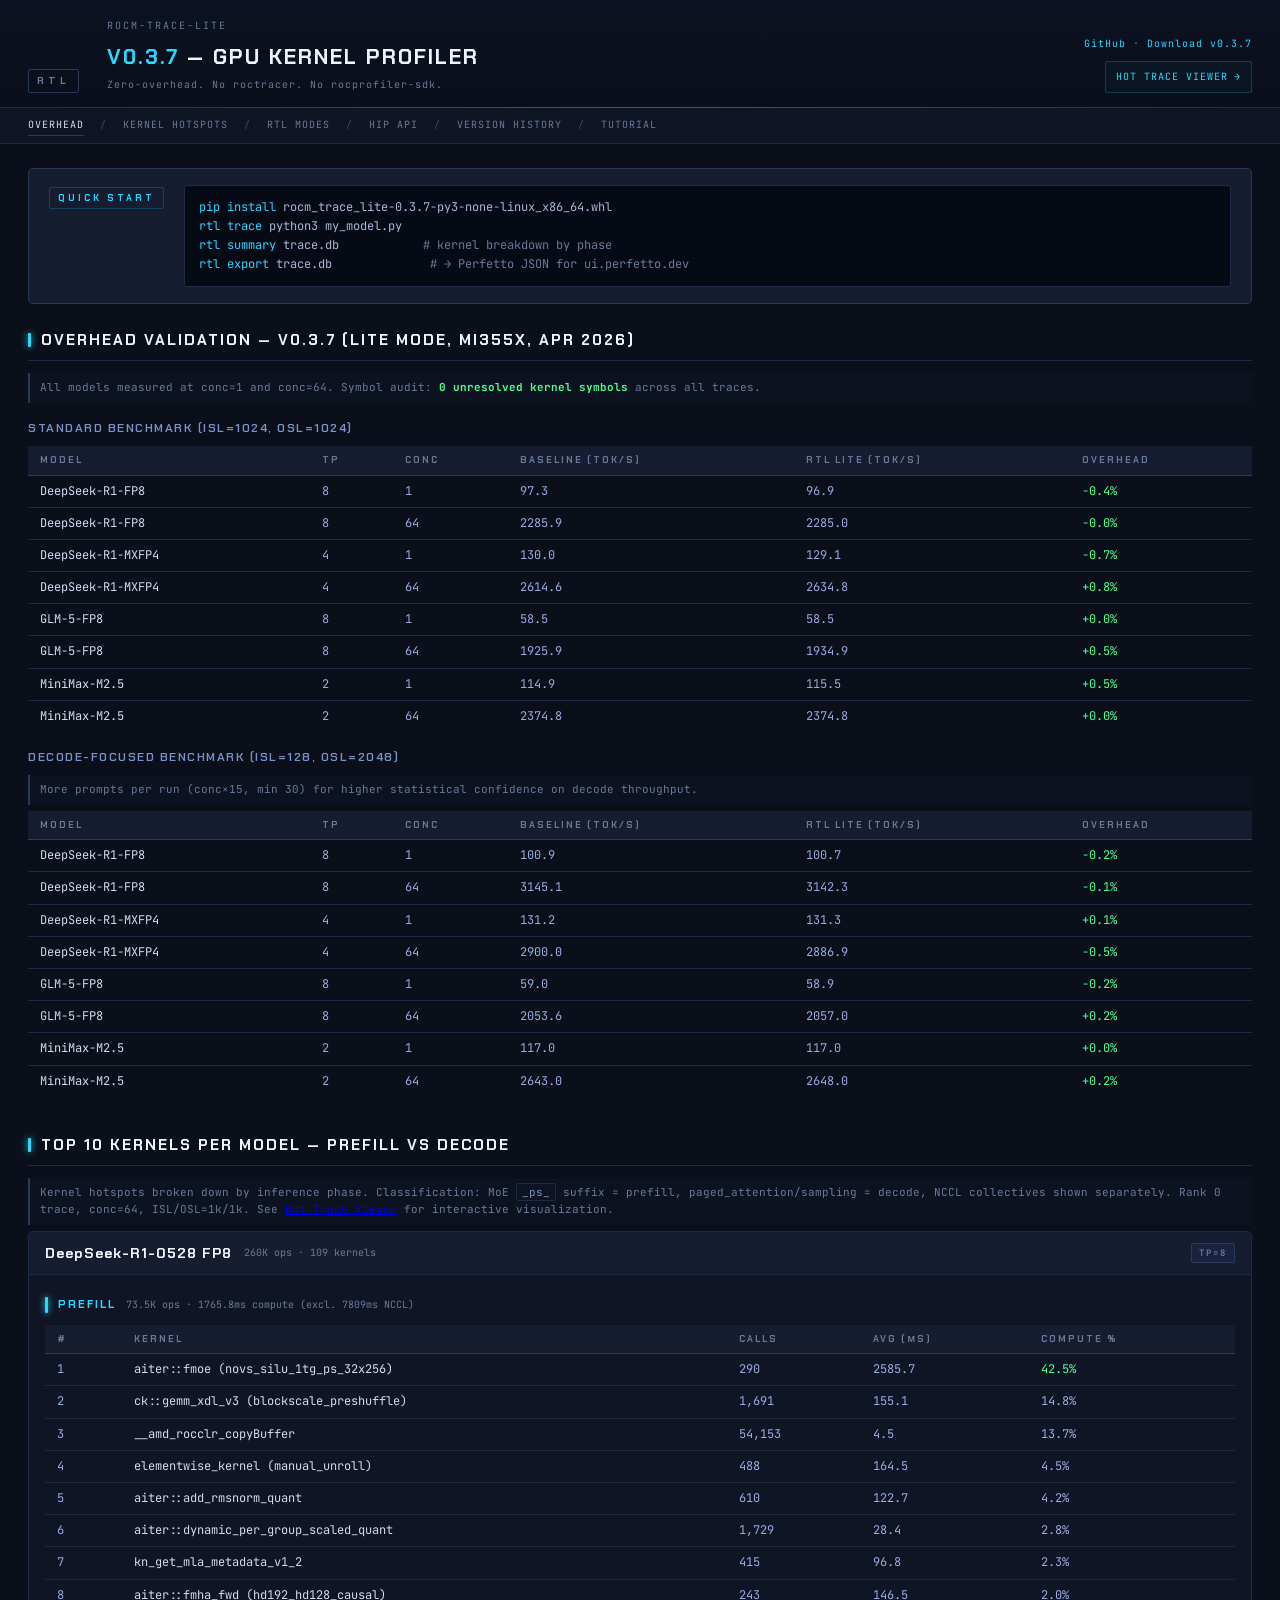
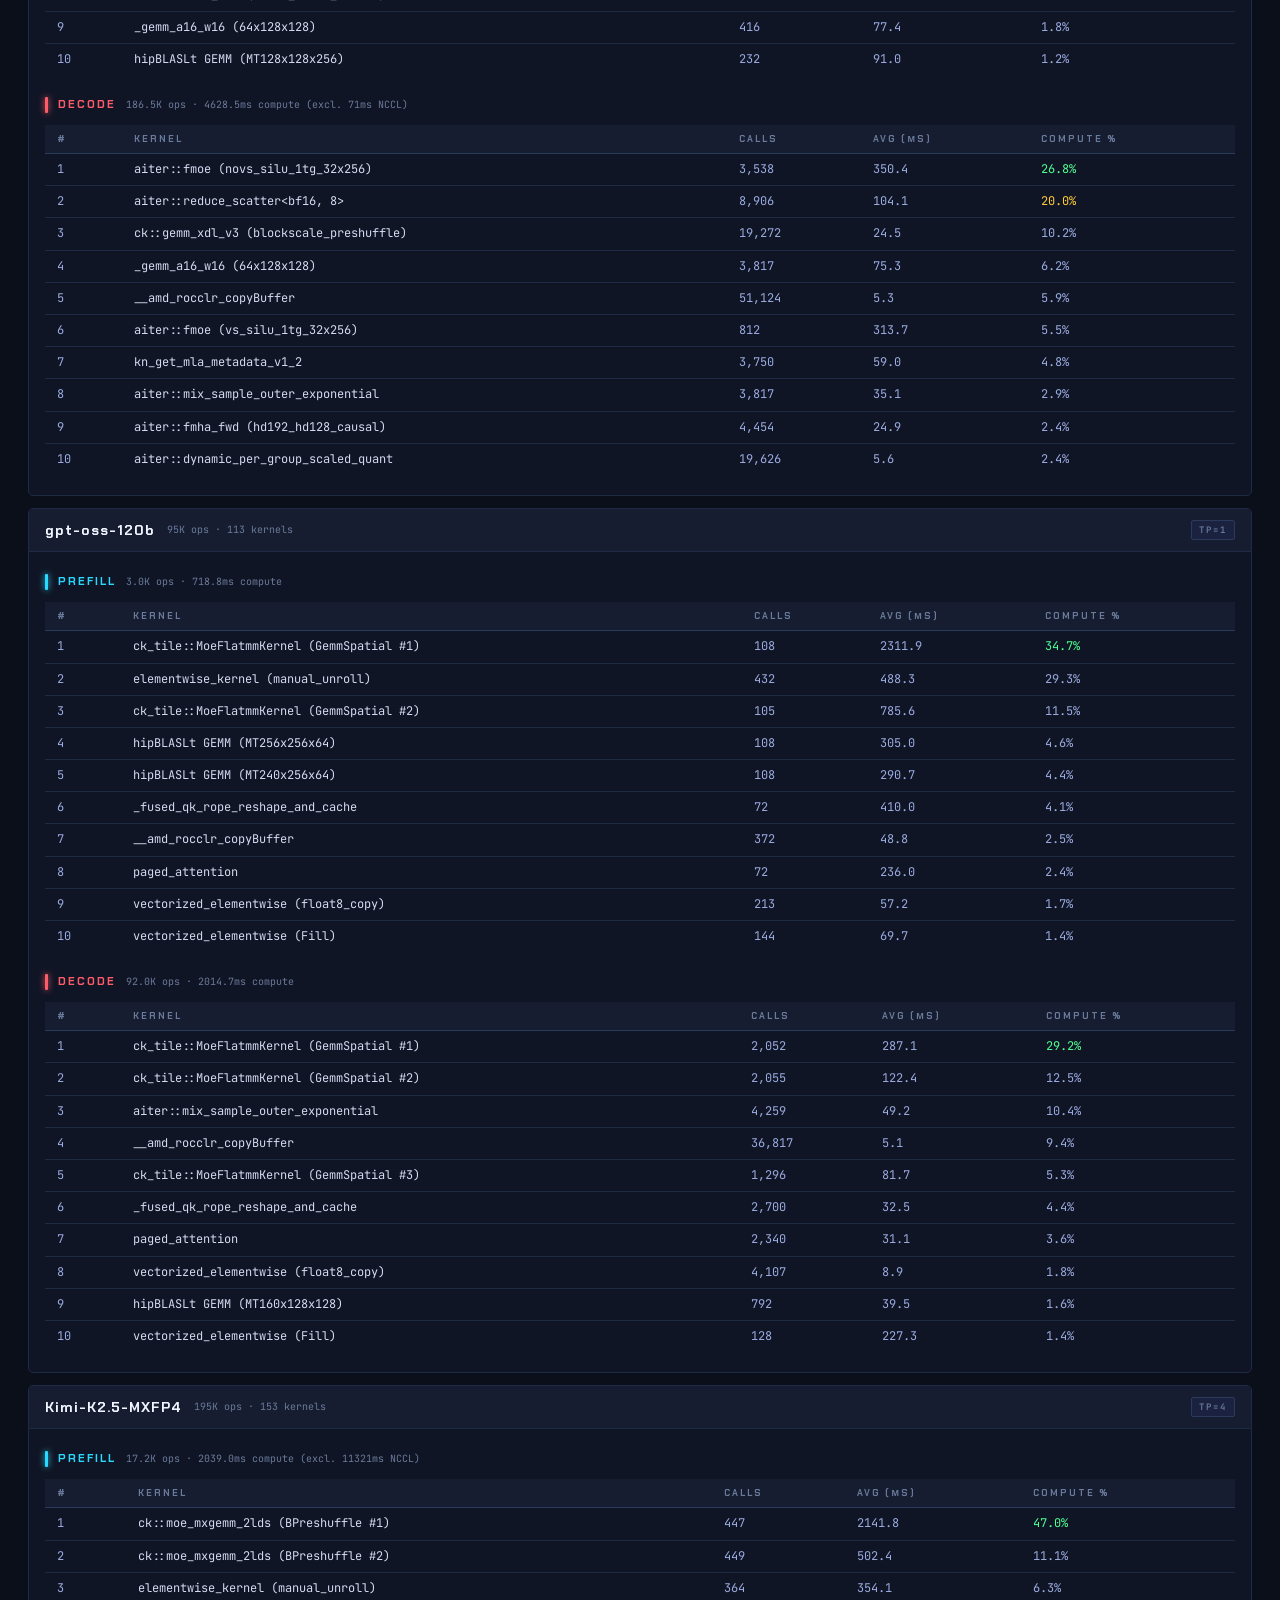
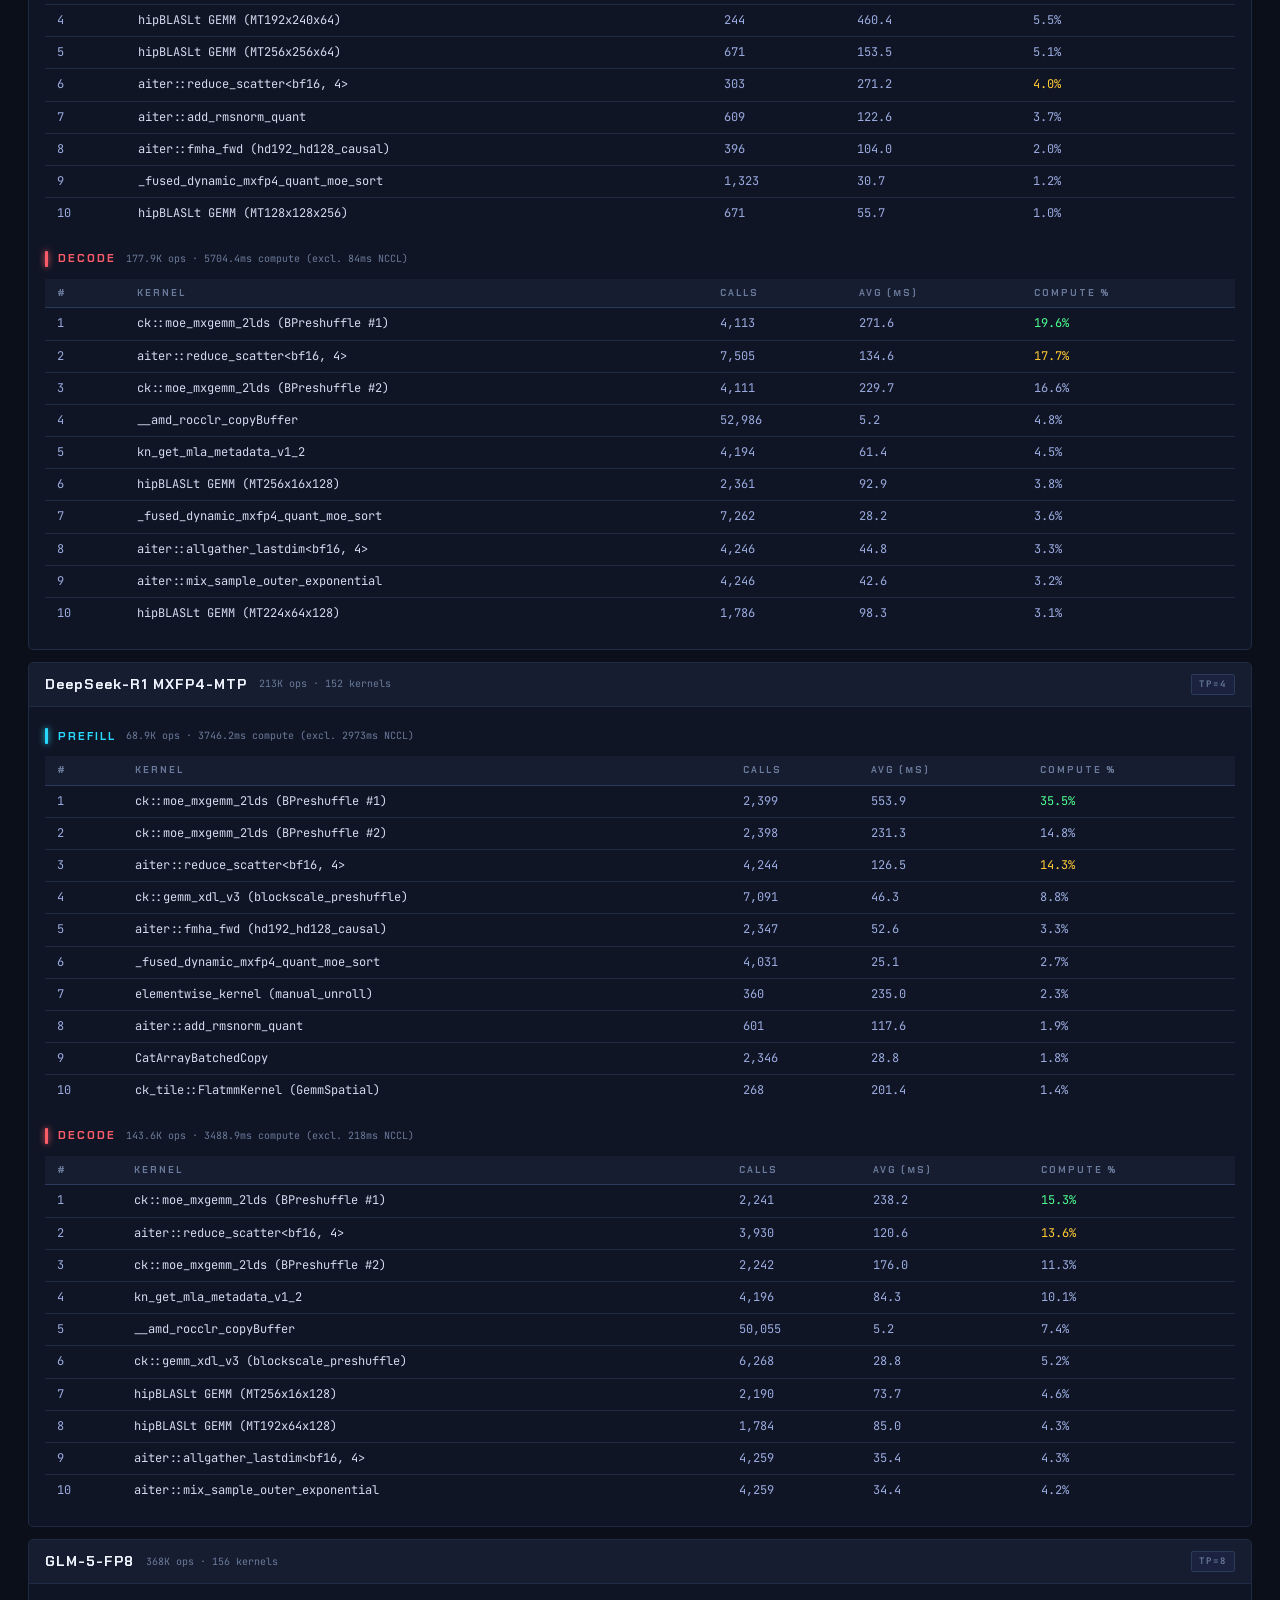
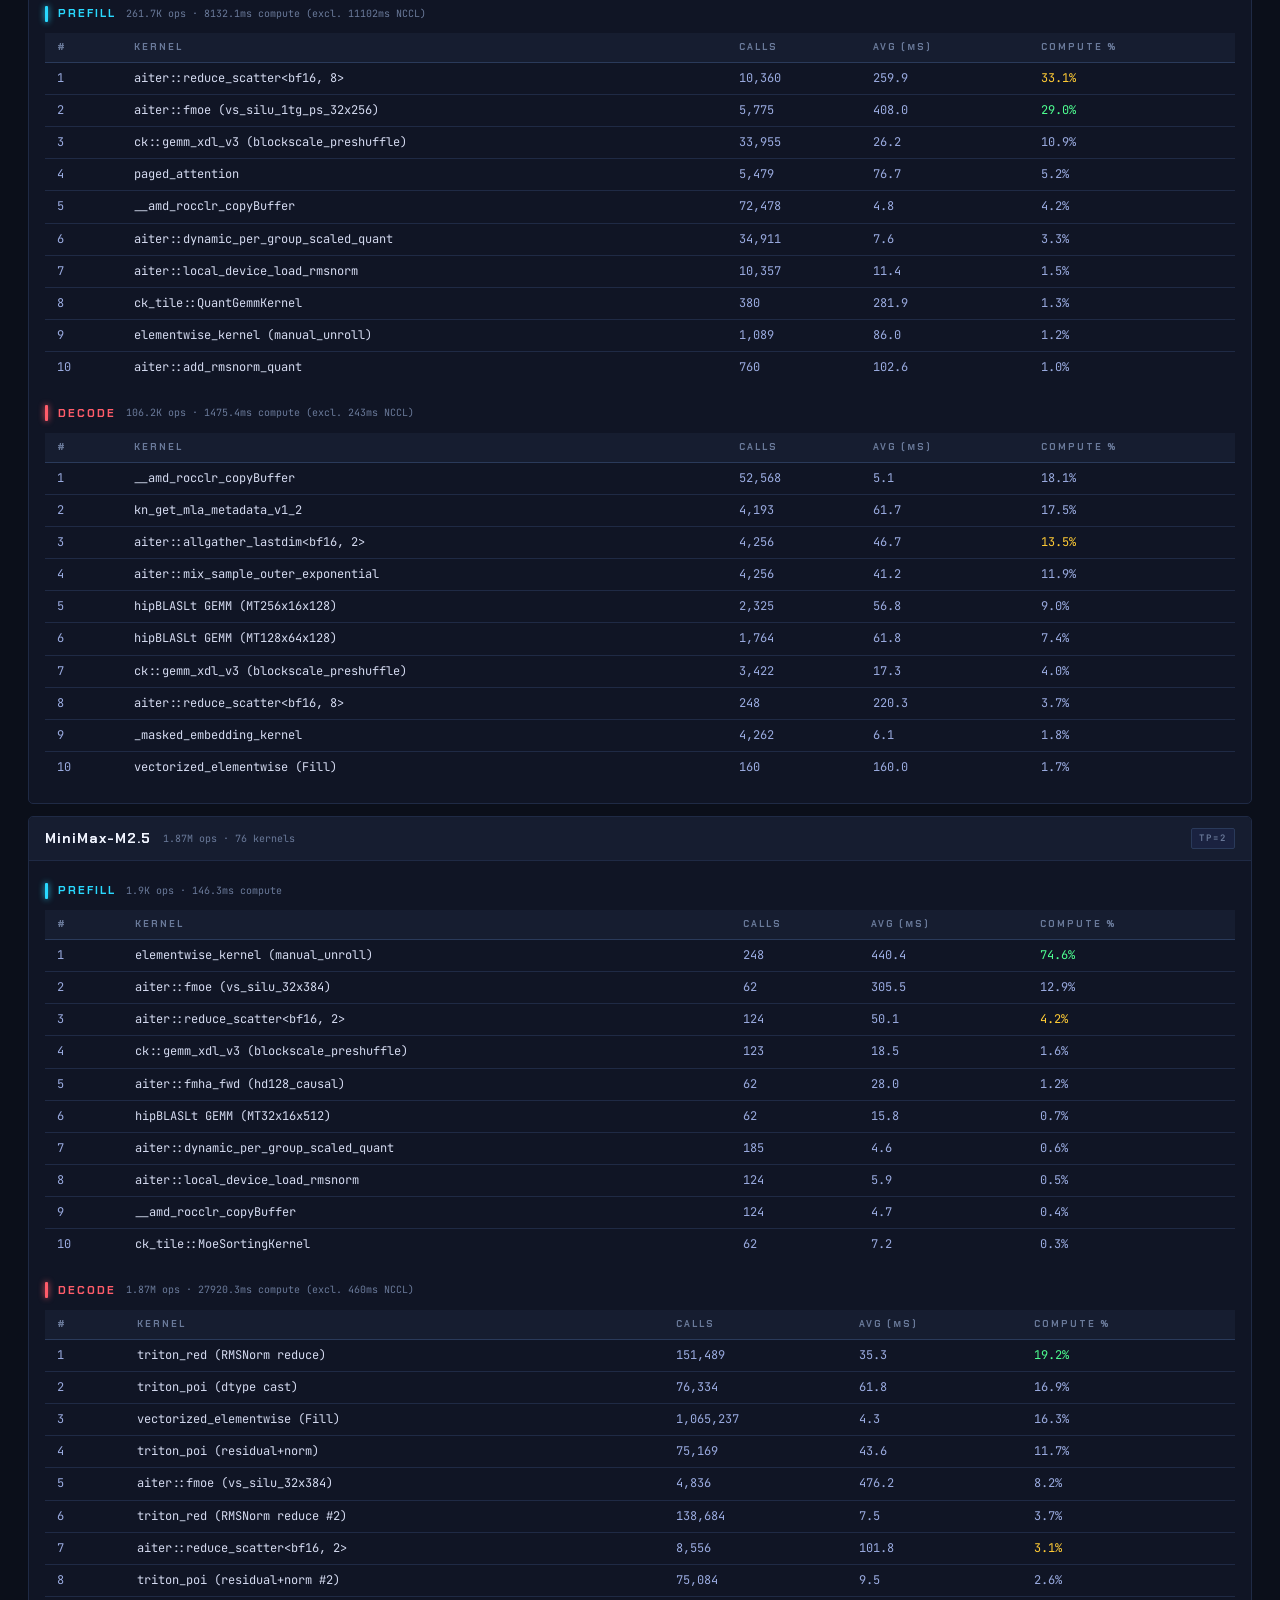
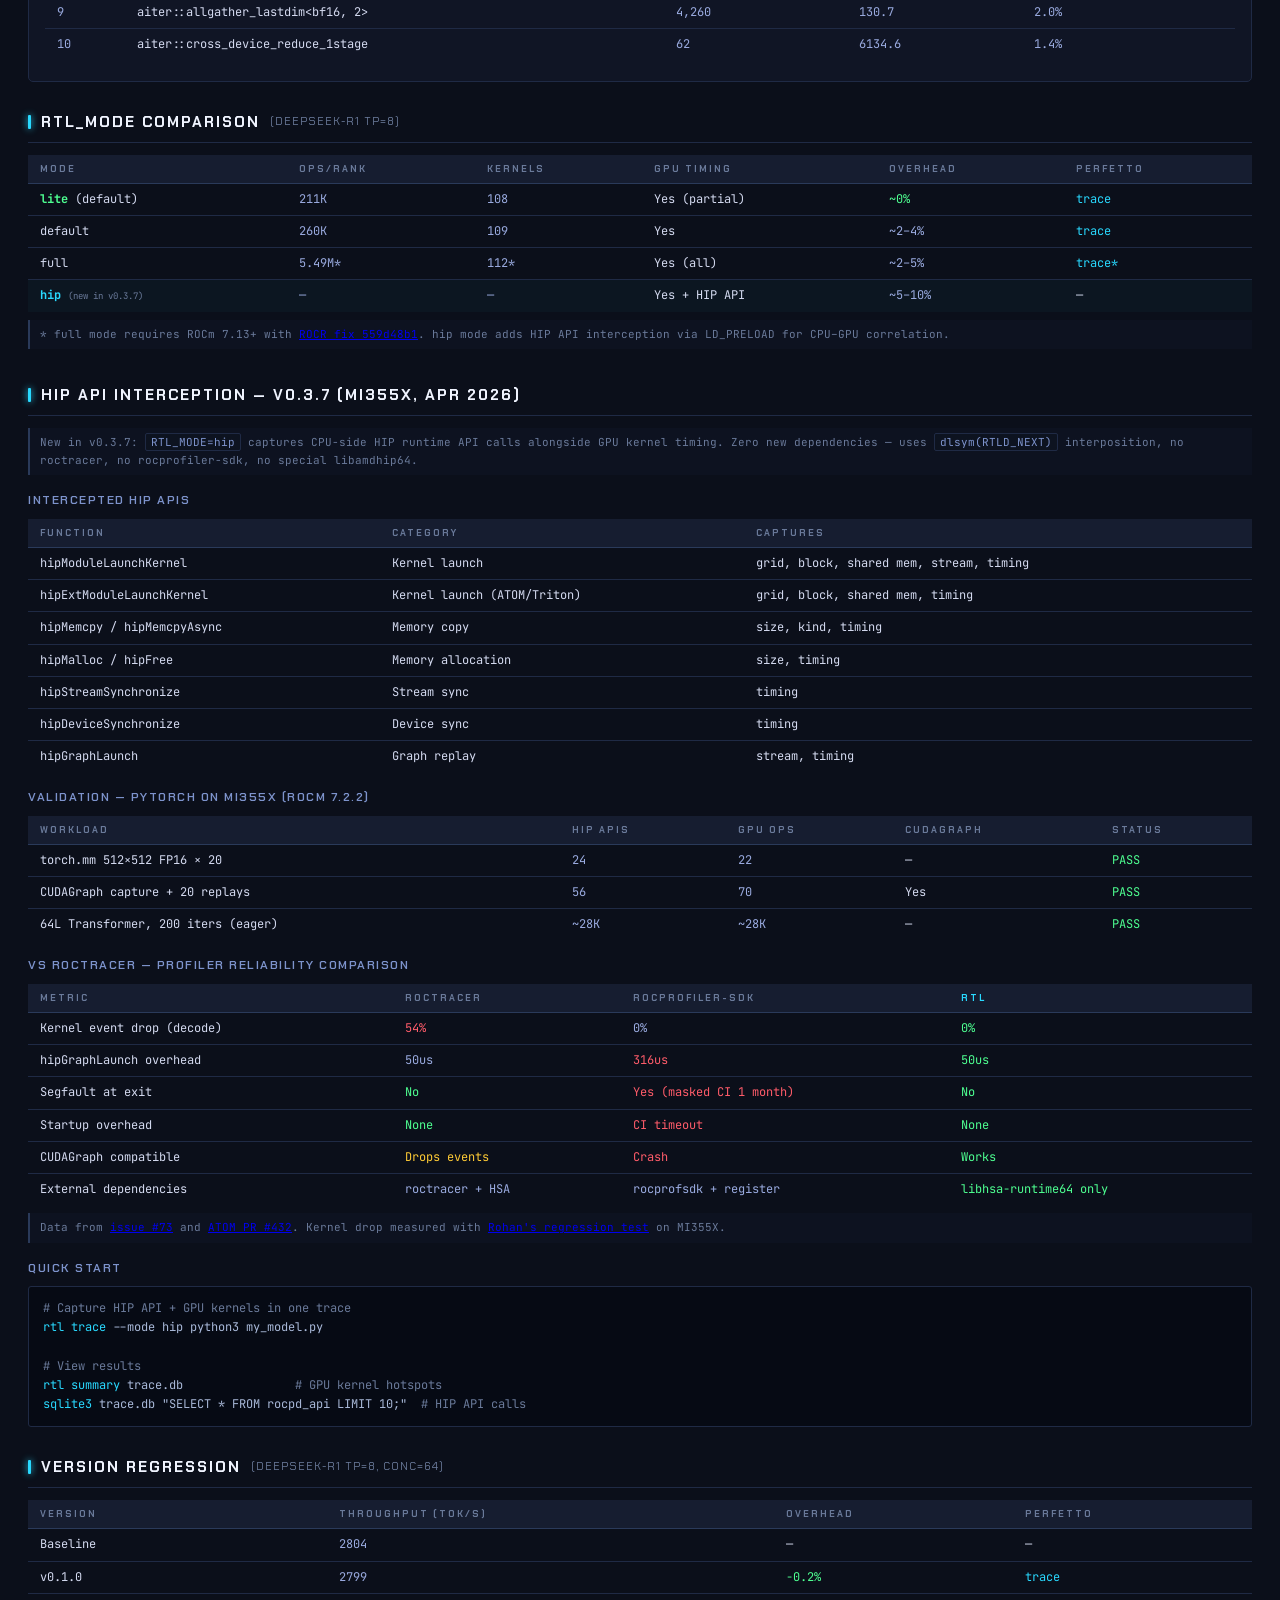
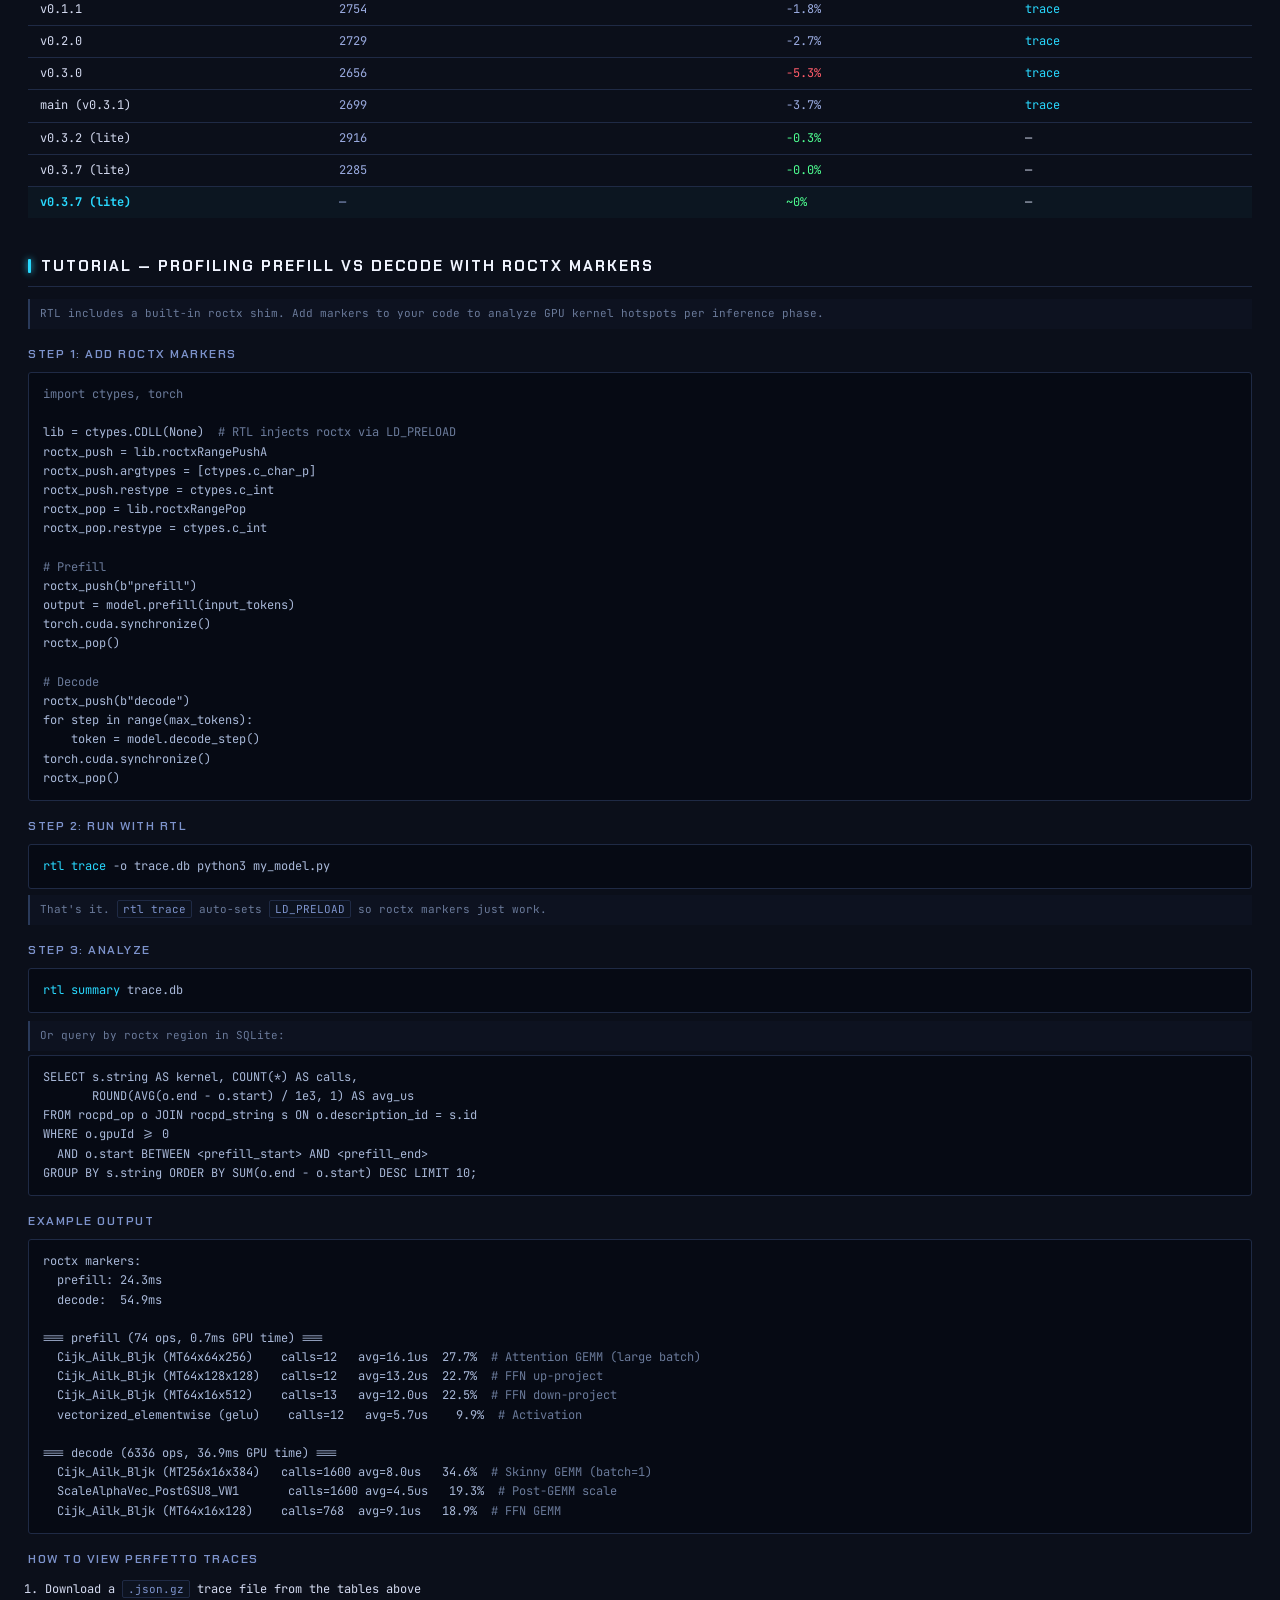
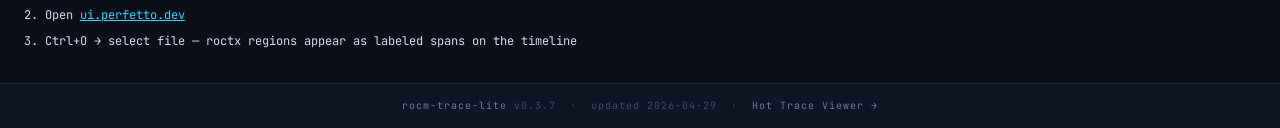
<file: docs/extra/samples/index.html>
<!DOCTYPE html>
<html lang="en">
<head>
<meta charset="utf-8">
<title>rocm-trace-lite (RTL) — Zero-Overhead GPU Profiler</title>
<link rel="preconnect" href="https://fonts.googleapis.com">
<link href="https://fonts.googleapis.com/css2?family=Chakra+Petch:wght@300;400;600;700&family=JetBrains+Mono:wght@300;400;500&display=swap" rel="stylesheet">
<style>
:root {
  --bg:       #0b0f1a;
  --bg2:      #101525;
  --bg3:      #161d30;
  --border:   #1f2a45;
  --border2:  #2a3a5a;
  --text:     #d4daf0;
  --muted:    #6a7a9a;
  --dim:      #3a4a6a;
  --prefill:  #29d9ff;
  --decode:   #ff5c6a;
  --comm:     #ffcb35;
  --shared:   #7d93cc;
  --pass:     #4eff91;
  --warn:     #ffcb35;
  --white:    #f0f4ff;
}
*,*::before,*::after{box-sizing:border-box;margin:0;padding:0}
body{background:var(--bg);color:var(--text);font-family:'JetBrains Mono',monospace;font-size:13px;line-height:1.6;min-height:100vh}
body::before{content:'';position:fixed;inset:0;z-index:9999;pointer-events:none;background:repeating-linear-gradient(0deg,transparent,transparent 3px,rgba(0,0,0,0.02) 3px,rgba(0,0,0,0.02) 4px)}

/* HEADER */
header{border-bottom:1px solid var(--border);padding:18px 28px 14px;display:flex;align-items:flex-end;gap:28px;background:linear-gradient(180deg,#0d1222 0%,var(--bg) 100%);position:relative}
header::after{content:'';position:absolute;bottom:-1px;left:0;right:0;height:1px;background:linear-gradient(90deg,transparent,#29d9ff55,transparent)}
.logo-mark{font-family:'Chakra Petch',sans-serif;font-size:10px;font-weight:700;letter-spacing:4px;color:var(--muted);text-transform:uppercase;border:1px solid var(--border2);padding:3px 8px;border-radius:2px;flex-shrink:0}
.header-titles{flex:1}
h1{font-family:'Chakra Petch',sans-serif;font-size:21px;font-weight:700;letter-spacing:2px;color:var(--white);text-transform:uppercase;margin-top:6px}
h1 span{color:var(--prefill)}
.header-sub{font-size:10px;color:var(--muted);letter-spacing:1px;margin-top:3px}
.header-right{text-align:right;font-size:10px;color:var(--muted);letter-spacing:1px;line-height:2.2;flex-shrink:0}
.header-right a{color:var(--prefill);text-decoration:none}
.header-right a:hover{color:var(--white)}
.hot-link{display:inline-flex;align-items:center;gap:6px;color:var(--prefill);text-decoration:none;font-size:10px;letter-spacing:1px;text-transform:uppercase;border:1px solid #29d9ff35;padding:4px 10px;border-radius:2px;transition:all .15s;background:#29d9ff08}
.hot-link:hover{color:var(--white);border-color:#29d9ff88;background:#29d9ff14}
.hot-link::after{content:' →'}

/* NAV BAR */
.nav-bar{display:flex;align-items:center;gap:16px;padding:7px 28px;border-bottom:1px solid var(--border);background:var(--bg2);font-size:10px;color:var(--muted);letter-spacing:1px}
.nav-item{color:var(--muted);text-decoration:none;text-transform:uppercase;letter-spacing:1px;font-size:10px;padding:2px 0;border-bottom:1px solid transparent;transition:all .15s}
.nav-item:hover,.nav-item.active{color:var(--text);border-bottom-color:var(--border2)}
.nav-sep{color:var(--dim)}

/* MAIN */
.container{padding:24px 28px;display:flex;flex-direction:column;gap:24px;max-width:1400px;margin:0 auto}

/* SECTION HEADER */
.sec-label{font-family:'Chakra Petch',sans-serif;font-size:9px;font-weight:700;letter-spacing:4px;text-transform:uppercase;color:var(--muted);margin-bottom:6px}
h2{font-family:'Chakra Petch',sans-serif;font-size:15px;font-weight:700;letter-spacing:2px;color:var(--white);text-transform:uppercase;padding-bottom:8px;border-bottom:1px solid var(--border);margin-bottom:12px;display:flex;align-items:center;gap:10px}
h2::before{content:'';display:inline-block;width:3px;height:14px;border-radius:1px;background:var(--prefill);box-shadow:0 0 7px var(--prefill);flex-shrink:0}
h3{font-family:'Chakra Petch',sans-serif;font-size:12px;font-weight:600;letter-spacing:1.5px;color:var(--shared);text-transform:uppercase;margin:16px 0 8px}

/* CARD */
.card{border:1px solid var(--border);border-radius:5px;overflow:hidden;background:var(--bg2)}
.card:hover{border-color:var(--border2)}

/* QUICK START */
.quickstart{background:var(--bg3);border:1px solid var(--border2);border-radius:5px;padding:16px 20px;display:grid;grid-template-columns:auto 1fr;gap:20px;align-items:start}
.qs-badge{font-family:'Chakra Petch',sans-serif;font-size:9px;font-weight:700;letter-spacing:3px;text-transform:uppercase;color:var(--prefill);border:1px solid #29d9ff35;padding:3px 8px;border-radius:2px;white-space:nowrap;margin-top:2px}
pre{background:#060a14;border:1px solid var(--border);border-radius:3px;padding:12px 14px;font-family:'JetBrains Mono',monospace;font-size:12px;color:#a8b8d8;overflow-x:auto;line-height:1.6}
pre .cmd{color:var(--prefill)}
pre .cmt{color:var(--muted)}
code{background:#0d1320;border:1px solid var(--border);padding:1px 5px;border-radius:2px;font-family:'JetBrains Mono',monospace;font-size:11px;color:var(--shared)}

/* TABLES */
.tbl-wrap{overflow-x:auto;margin-bottom:8px}
table{width:100%;border-collapse:collapse;font-size:12px}
th{background:var(--bg3);color:var(--muted);font-family:'Chakra Petch',sans-serif;font-size:9px;font-weight:700;letter-spacing:2px;text-transform:uppercase;padding:7px 12px;border-bottom:1px solid var(--border2);text-align:left;white-space:nowrap}
td{padding:6px 12px;border-bottom:1px solid var(--border);color:var(--text);vertical-align:top}
tr:last-child td{border-bottom:none}
tr:hover td{background:rgba(255,255,255,0.02)}
.num{color:#9aabe0;font-variant-numeric:tabular-nums}
.pass{color:var(--pass)}
.warn{color:var(--warn)}
.fail{color:var(--decode)}
.muted-td{color:var(--muted);font-style:italic}
td a{color:var(--prefill);text-decoration:none}
td a:hover{color:var(--white);text-decoration:underline}

/* PHASE LABELS */
.phase-head{display:flex;align-items:center;gap:10px;padding:7px 0 5px;margin:14px 0 6px}
.phase-dot{width:3px;height:16px;border-radius:1px;flex-shrink:0}
.phase-name{font-family:'Chakra Petch',sans-serif;font-size:11px;font-weight:700;letter-spacing:2px;text-transform:uppercase}
.phase-meta{font-size:10px;color:var(--muted);font-family:'JetBrains Mono',monospace}
.ph-prefill .phase-dot{background:var(--prefill);box-shadow:0 0 6px var(--prefill)}
.ph-prefill .phase-name{color:var(--prefill)}
.ph-decode .phase-dot{background:var(--decode);box-shadow:0 0 6px var(--decode)}
.ph-decode .phase-name{color:var(--decode)}

/* MODEL SECTIONS */
.model-block{border:1px solid var(--border);border-radius:5px;overflow:hidden;background:var(--bg2)}
.model-head{padding:10px 16px;background:var(--bg3);border-bottom:1px solid var(--border);display:flex;align-items:center;gap:12px}
.model-name{font-family:'Chakra Petch',sans-serif;font-size:14px;font-weight:700;color:var(--white);letter-spacing:1px}
.model-meta{font-size:10px;color:var(--muted)}
.tag{font-size:9px;font-weight:600;letter-spacing:2px;padding:2px 7px;border-radius:2px;text-transform:uppercase;margin-left:auto}
.tag-tp{background:#1a2240;color:var(--muted);border:1px solid var(--border2)}
.model-body{padding:0 16px 12px}

/* NOTE / CALLOUT */
.note{font-size:11px;color:var(--muted);margin:6px 0;padding:6px 10px;border-left:2px solid var(--border2);background:#0d1220}
.callout{background:#060a14;border:1px solid var(--border);border-left:3px solid var(--comm);border-radius:3px;padding:10px 14px;font-size:11px;color:var(--text);line-height:1.7;margin:8px 0}
.callout b{color:var(--comm)}
.callout a{color:var(--prefill)}

/* VERSION BADGE */
.vbadge{display:inline-flex;align-items:center;gap:5px;font-family:'Chakra Petch',sans-serif;font-size:9px;font-weight:700;letter-spacing:2px;text-transform:uppercase;padding:2px 8px;border-radius:2px}
.vbadge-cur{background:#29d9ff14;color:var(--prefill);border:1px solid #29d9ff35}
.vbadge-old{background:#1a2240;color:var(--muted);border:1px solid var(--border)}

/* SECTION GUTTER */
.section{margin-bottom:4px}

/* FOOTER */
footer{border-top:1px solid var(--border);padding:14px 28px;font-size:10px;color:var(--dim);text-align:center;letter-spacing:1px;background:var(--bg2)}
footer a{color:var(--muted);text-decoration:none}
footer a:hover{color:var(--text)}

ol{padding-left:1.4em;color:var(--text);font-size:12px;line-height:2}
ol li{margin-bottom:2px}
</style>
</head>
<body>

<header>
  <div class="logo-mark">RTL</div>
  <div class="header-titles">
    <div style="font-size:10px;color:var(--muted);letter-spacing:2px;text-transform:uppercase">rocm-trace-lite</div>
    <h1><span>v0.3.7</span> — GPU Kernel Profiler</h1>
    <div class="header-sub">Zero-overhead. No roctracer. No rocprofiler-sdk.</div>
  </div>
  <div class="header-right">
    <div><a href="https://github.com/sunway513/rocm-trace-lite">GitHub</a> · <a href="https://github.com/sunway513/rocm-trace-lite/releases/tag/v0.3.7">Download v0.3.7</a></div>
    <div style="margin-top:6px"><a class="hot-link" href="hot_trace.html">Hot Trace Viewer</a></div>
  </div>
</header>

<div style="display:flex;align-items:center;gap:16px;padding:7px 28px;border-bottom:1px solid var(--border);background:var(--bg2);font-size:10px;letter-spacing:1px">
  <a class="nav-item active" href="#overhead">Overhead</a>
  <span class="nav-sep">/</span>
  <a class="nav-item" href="#kernels">Kernel Hotspots</a>
  <span class="nav-sep">/</span>
  <a class="nav-item" href="#modes">RTL Modes</a>
  <span class="nav-sep">/</span>
  <a class="nav-item" href="#hip-api">HIP API</a>
  <span class="nav-sep">/</span>
  <a class="nav-item" href="#versions">Version History</a>
  <span class="nav-sep">/</span>
  <a class="nav-item" href="#tutorial">Tutorial</a>
</div>

<div class="container">

<!-- ======= QUICK START ======= -->
<div class="quickstart">
  <div class="qs-badge">Quick Start</div>
  <div>
<pre><span class="cmd">pip install</span> rocm_trace_lite-0.3.7-py3-none-linux_x86_64.whl
<span class="cmd">rtl trace</span> python3 my_model.py
<span class="cmd">rtl summary</span> trace.db            <span class="cmt"># kernel breakdown by phase</span>
<span class="cmd">rtl export</span> trace.db              <span class="cmt"># → Perfetto JSON for ui.perfetto.dev</span></pre>
  </div>
</div>

<!-- ======= OVERHEAD VALIDATION ======= -->
<div id="overhead" class="section">
  <h2>Overhead Validation — v0.3.7 (lite mode, MI355X, Apr 2026)</h2>
  <p class="note">All models measured at conc=1 and conc=64. Symbol audit: <b style="color:var(--pass)">0 unresolved kernel symbols</b> across all traces.</p>

  <h3>Standard Benchmark (ISL=1024, OSL=1024)</h3>
  <div class="tbl-wrap">
  <table>
    <tr><th>Model</th><th>TP</th><th>Conc</th><th>Baseline (tok/s)</th><th>RTL lite (tok/s)</th><th>Overhead</th></tr>
    <tr><td>DeepSeek-R1-FP8</td><td class="num">8</td><td class="num">1</td><td class="num">97.3</td><td class="num">96.9</td><td class="pass">-0.4%</td></tr>
    <tr><td>DeepSeek-R1-FP8</td><td class="num">8</td><td class="num">64</td><td class="num">2285.9</td><td class="num">2285.0</td><td class="pass">-0.0%</td></tr>
    <tr><td>DeepSeek-R1-MXFP4</td><td class="num">4</td><td class="num">1</td><td class="num">130.0</td><td class="num">129.1</td><td class="pass">-0.7%</td></tr>
    <tr><td>DeepSeek-R1-MXFP4</td><td class="num">4</td><td class="num">64</td><td class="num">2614.6</td><td class="num">2634.8</td><td class="pass">+0.8%</td></tr>
    <tr><td>GLM-5-FP8</td><td class="num">8</td><td class="num">1</td><td class="num">58.5</td><td class="num">58.5</td><td class="pass">+0.0%</td></tr>
    <tr><td>GLM-5-FP8</td><td class="num">8</td><td class="num">64</td><td class="num">1925.9</td><td class="num">1934.9</td><td class="pass">+0.5%</td></tr>
    <tr><td>MiniMax-M2.5</td><td class="num">2</td><td class="num">1</td><td class="num">114.9</td><td class="num">115.5</td><td class="pass">+0.5%</td></tr>
    <tr><td>MiniMax-M2.5</td><td class="num">2</td><td class="num">64</td><td class="num">2374.8</td><td class="num">2374.8</td><td class="pass">+0.0%</td></tr>
  </table>
  </div>

  <h3>Decode-Focused Benchmark (ISL=128, OSL=2048)</h3>
  <p class="note">More prompts per run (conc×15, min 30) for higher statistical confidence on decode throughput.</p>
  <div class="tbl-wrap">
  <table>
    <tr><th>Model</th><th>TP</th><th>Conc</th><th>Baseline (tok/s)</th><th>RTL lite (tok/s)</th><th>Overhead</th></tr>
    <tr><td>DeepSeek-R1-FP8</td><td class="num">8</td><td class="num">1</td><td class="num">100.9</td><td class="num">100.7</td><td class="pass">-0.2%</td></tr>
    <tr><td>DeepSeek-R1-FP8</td><td class="num">8</td><td class="num">64</td><td class="num">3145.1</td><td class="num">3142.3</td><td class="pass">-0.1%</td></tr>
    <tr><td>DeepSeek-R1-MXFP4</td><td class="num">4</td><td class="num">1</td><td class="num">131.2</td><td class="num">131.3</td><td class="pass">+0.1%</td></tr>
    <tr><td>DeepSeek-R1-MXFP4</td><td class="num">4</td><td class="num">64</td><td class="num">2900.0</td><td class="num">2886.9</td><td class="pass">-0.5%</td></tr>
    <tr><td>GLM-5-FP8</td><td class="num">8</td><td class="num">1</td><td class="num">59.0</td><td class="num">58.9</td><td class="pass">-0.2%</td></tr>
    <tr><td>GLM-5-FP8</td><td class="num">8</td><td class="num">64</td><td class="num">2053.6</td><td class="num">2057.0</td><td class="pass">+0.2%</td></tr>
    <tr><td>MiniMax-M2.5</td><td class="num">2</td><td class="num">1</td><td class="num">117.0</td><td class="num">117.0</td><td class="pass">+0.0%</td></tr>
    <tr><td>MiniMax-M2.5</td><td class="num">2</td><td class="num">64</td><td class="num">2643.0</td><td class="num">2648.0</td><td class="pass">+0.2%</td></tr>
  </table>
  </div>

</div>

<!-- ======= KERNEL HOTSPOTS ======= -->
<div id="kernels" class="section">
  <h2>Top 10 Kernels per Model — Prefill vs Decode</h2>
  <p class="note">Kernel hotspots broken down by inference phase. Classification: MoE <code>_ps_</code> suffix = prefill, paged_attention/sampling = decode, NCCL collectives shown separately. Rank 0 trace, conc=64, ISL/OSL=1k/1k. See <a href="hot_trace.html">Hot Trace Viewer</a> for interactive visualization.</p>

  <!-- DeepSeek-R1-0528 FP8 -->
  <div class="model-block">
    <div class="model-head">
      <div class="model-name">DeepSeek-R1-0528 FP8</div>
      <div class="model-meta">260K ops · 109 kernels</div>
      <div class="tag tag-tp">TP=8</div>
    </div>
    <div class="model-body">
      <div class="phase-head ph-prefill">
        <div class="phase-dot"></div>
        <div class="phase-name">Prefill</div>
        <div class="phase-meta">73.5K ops · 1765.8ms compute (excl. 7809ms NCCL)</div>
      </div>
      <div class="tbl-wrap"><table>
        <tr><th>#</th><th>Kernel</th><th>Calls</th><th>Avg (μs)</th><th>Compute %</th></tr>
        <tr><td class="num">1</td><td>aiter::fmoe (novs_silu_1tg_ps_32x256)</td><td class="num">290</td><td class="num">2585.7</td><td class="pass">42.5%</td></tr>
        <tr><td class="num">2</td><td>ck::gemm_xdl_v3 (blockscale_preshuffle)</td><td class="num">1,691</td><td class="num">155.1</td><td class="num">14.8%</td></tr>
        <tr><td class="num">3</td><td>__amd_rocclr_copyBuffer</td><td class="num">54,153</td><td class="num">4.5</td><td class="num">13.7%</td></tr>
        <tr><td class="num">4</td><td>elementwise_kernel (manual_unroll)</td><td class="num">488</td><td class="num">164.5</td><td class="num">4.5%</td></tr>
        <tr><td class="num">5</td><td>aiter::add_rmsnorm_quant</td><td class="num">610</td><td class="num">122.7</td><td class="num">4.2%</td></tr>
        <tr><td class="num">6</td><td>aiter::dynamic_per_group_scaled_quant</td><td class="num">1,729</td><td class="num">28.4</td><td class="num">2.8%</td></tr>
        <tr><td class="num">7</td><td>kn_get_mla_metadata_v1_2</td><td class="num">415</td><td class="num">96.8</td><td class="num">2.3%</td></tr>
        <tr><td class="num">8</td><td>aiter::fmha_fwd (hd192_hd128_causal)</td><td class="num">243</td><td class="num">146.5</td><td class="num">2.0%</td></tr>
        <tr><td class="num">9</td><td>_gemm_a16_w16 (64x128x128)</td><td class="num">416</td><td class="num">77.4</td><td class="num">1.8%</td></tr>
        <tr><td class="num">10</td><td>hipBLASLt GEMM (MT128x128x256)</td><td class="num">232</td><td class="num">91.0</td><td class="num">1.2%</td></tr>
      </table></div>

      <div class="phase-head ph-decode">
        <div class="phase-dot"></div>
        <div class="phase-name">Decode</div>
        <div class="phase-meta">186.5K ops · 4628.5ms compute (excl. 71ms NCCL)</div>
      </div>
      <div class="tbl-wrap"><table>
        <tr><th>#</th><th>Kernel</th><th>Calls</th><th>Avg (μs)</th><th>Compute %</th></tr>
        <tr><td class="num">1</td><td>aiter::fmoe (novs_silu_1tg_32x256)</td><td class="num">3,538</td><td class="num">350.4</td><td class="pass">26.8%</td></tr>
        <tr><td class="num">2</td><td>aiter::reduce_scatter&lt;bf16, 8&gt;</td><td class="num">8,906</td><td class="num">104.1</td><td class="warn">20.0%</td></tr>
        <tr><td class="num">3</td><td>ck::gemm_xdl_v3 (blockscale_preshuffle)</td><td class="num">19,272</td><td class="num">24.5</td><td class="num">10.2%</td></tr>
        <tr><td class="num">4</td><td>_gemm_a16_w16 (64x128x128)</td><td class="num">3,817</td><td class="num">75.3</td><td class="num">6.2%</td></tr>
        <tr><td class="num">5</td><td>__amd_rocclr_copyBuffer</td><td class="num">51,124</td><td class="num">5.3</td><td class="num">5.9%</td></tr>
        <tr><td class="num">6</td><td>aiter::fmoe (vs_silu_1tg_32x256)</td><td class="num">812</td><td class="num">313.7</td><td class="num">5.5%</td></tr>
        <tr><td class="num">7</td><td>kn_get_mla_metadata_v1_2</td><td class="num">3,750</td><td class="num">59.0</td><td class="num">4.8%</td></tr>
        <tr><td class="num">8</td><td>aiter::mix_sample_outer_exponential</td><td class="num">3,817</td><td class="num">35.1</td><td class="num">2.9%</td></tr>
        <tr><td class="num">9</td><td>aiter::fmha_fwd (hd192_hd128_causal)</td><td class="num">4,454</td><td class="num">24.9</td><td class="num">2.4%</td></tr>
        <tr><td class="num">10</td><td>aiter::dynamic_per_group_scaled_quant</td><td class="num">19,626</td><td class="num">5.6</td><td class="num">2.4%</td></tr>
      </table></div>
    </div>
  </div>

  <!-- gpt-oss-120b -->
  <div class="model-block" style="margin-top:12px">
    <div class="model-head">
      <div class="model-name">gpt-oss-120b</div>
      <div class="model-meta">95K ops · 113 kernels</div>
      <div class="tag tag-tp">TP=1</div>
    </div>
    <div class="model-body">
      <div class="phase-head ph-prefill">
        <div class="phase-dot"></div>
        <div class="phase-name">Prefill</div>
        <div class="phase-meta">3.0K ops · 718.8ms compute</div>
      </div>
      <div class="tbl-wrap"><table>
        <tr><th>#</th><th>Kernel</th><th>Calls</th><th>Avg (μs)</th><th>Compute %</th></tr>
        <tr><td class="num">1</td><td>ck_tile::MoeFlatmmKernel (GemmSpatial #1)</td><td class="num">108</td><td class="num">2311.9</td><td class="pass">34.7%</td></tr>
        <tr><td class="num">2</td><td>elementwise_kernel (manual_unroll)</td><td class="num">432</td><td class="num">488.3</td><td class="num">29.3%</td></tr>
        <tr><td class="num">3</td><td>ck_tile::MoeFlatmmKernel (GemmSpatial #2)</td><td class="num">105</td><td class="num">785.6</td><td class="num">11.5%</td></tr>
        <tr><td class="num">4</td><td>hipBLASLt GEMM (MT256x256x64)</td><td class="num">108</td><td class="num">305.0</td><td class="num">4.6%</td></tr>
        <tr><td class="num">5</td><td>hipBLASLt GEMM (MT240x256x64)</td><td class="num">108</td><td class="num">290.7</td><td class="num">4.4%</td></tr>
        <tr><td class="num">6</td><td>_fused_qk_rope_reshape_and_cache</td><td class="num">72</td><td class="num">410.0</td><td class="num">4.1%</td></tr>
        <tr><td class="num">7</td><td>__amd_rocclr_copyBuffer</td><td class="num">372</td><td class="num">48.8</td><td class="num">2.5%</td></tr>
        <tr><td class="num">8</td><td>paged_attention</td><td class="num">72</td><td class="num">236.0</td><td class="num">2.4%</td></tr>
        <tr><td class="num">9</td><td>vectorized_elementwise (float8_copy)</td><td class="num">213</td><td class="num">57.2</td><td class="num">1.7%</td></tr>
        <tr><td class="num">10</td><td>vectorized_elementwise (Fill)</td><td class="num">144</td><td class="num">69.7</td><td class="num">1.4%</td></tr>
      </table></div>

      <div class="phase-head ph-decode">
        <div class="phase-dot"></div>
        <div class="phase-name">Decode</div>
        <div class="phase-meta">92.0K ops · 2014.7ms compute</div>
      </div>
      <div class="tbl-wrap"><table>
        <tr><th>#</th><th>Kernel</th><th>Calls</th><th>Avg (μs)</th><th>Compute %</th></tr>
        <tr><td class="num">1</td><td>ck_tile::MoeFlatmmKernel (GemmSpatial #1)</td><td class="num">2,052</td><td class="num">287.1</td><td class="pass">29.2%</td></tr>
        <tr><td class="num">2</td><td>ck_tile::MoeFlatmmKernel (GemmSpatial #2)</td><td class="num">2,055</td><td class="num">122.4</td><td class="num">12.5%</td></tr>
        <tr><td class="num">3</td><td>aiter::mix_sample_outer_exponential</td><td class="num">4,259</td><td class="num">49.2</td><td class="num">10.4%</td></tr>
        <tr><td class="num">4</td><td>__amd_rocclr_copyBuffer</td><td class="num">36,817</td><td class="num">5.1</td><td class="num">9.4%</td></tr>
        <tr><td class="num">5</td><td>ck_tile::MoeFlatmmKernel (GemmSpatial #3)</td><td class="num">1,296</td><td class="num">81.7</td><td class="num">5.3%</td></tr>
        <tr><td class="num">6</td><td>_fused_qk_rope_reshape_and_cache</td><td class="num">2,700</td><td class="num">32.5</td><td class="num">4.4%</td></tr>
        <tr><td class="num">7</td><td>paged_attention</td><td class="num">2,340</td><td class="num">31.1</td><td class="num">3.6%</td></tr>
        <tr><td class="num">8</td><td>vectorized_elementwise (float8_copy)</td><td class="num">4,107</td><td class="num">8.9</td><td class="num">1.8%</td></tr>
        <tr><td class="num">9</td><td>hipBLASLt GEMM (MT160x128x128)</td><td class="num">792</td><td class="num">39.5</td><td class="num">1.6%</td></tr>
        <tr><td class="num">10</td><td>vectorized_elementwise (Fill)</td><td class="num">128</td><td class="num">227.3</td><td class="num">1.4%</td></tr>
      </table></div>
    </div>
  </div>

  <!-- Kimi-K2.5-MXFP4 -->
  <div class="model-block" style="margin-top:12px">
    <div class="model-head">
      <div class="model-name">Kimi-K2.5-MXFP4</div>
      <div class="model-meta">195K ops · 153 kernels</div>
      <div class="tag tag-tp">TP=4</div>
    </div>
    <div class="model-body">
      <div class="phase-head ph-prefill">
        <div class="phase-dot"></div>
        <div class="phase-name">Prefill</div>
        <div class="phase-meta">17.2K ops · 2039.0ms compute (excl. 11321ms NCCL)</div>
      </div>
      <div class="tbl-wrap"><table>
        <tr><th>#</th><th>Kernel</th><th>Calls</th><th>Avg (μs)</th><th>Compute %</th></tr>
        <tr><td class="num">1</td><td>ck::moe_mxgemm_2lds (BPreshuffle #1)</td><td class="num">447</td><td class="num">2141.8</td><td class="pass">47.0%</td></tr>
        <tr><td class="num">2</td><td>ck::moe_mxgemm_2lds (BPreshuffle #2)</td><td class="num">449</td><td class="num">502.4</td><td class="num">11.1%</td></tr>
        <tr><td class="num">3</td><td>elementwise_kernel (manual_unroll)</td><td class="num">364</td><td class="num">354.1</td><td class="num">6.3%</td></tr>
        <tr><td class="num">4</td><td>hipBLASLt GEMM (MT192x240x64)</td><td class="num">244</td><td class="num">460.4</td><td class="num">5.5%</td></tr>
        <tr><td class="num">5</td><td>hipBLASLt GEMM (MT256x256x64)</td><td class="num">671</td><td class="num">153.5</td><td class="num">5.1%</td></tr>
        <tr><td class="num">6</td><td>aiter::reduce_scatter&lt;bf16, 4&gt;</td><td class="num">303</td><td class="num">271.2</td><td class="warn">4.0%</td></tr>
        <tr><td class="num">7</td><td>aiter::add_rmsnorm_quant</td><td class="num">609</td><td class="num">122.6</td><td class="num">3.7%</td></tr>
        <tr><td class="num">8</td><td>aiter::fmha_fwd (hd192_hd128_causal)</td><td class="num">396</td><td class="num">104.0</td><td class="num">2.0%</td></tr>
        <tr><td class="num">9</td><td>_fused_dynamic_mxfp4_quant_moe_sort</td><td class="num">1,323</td><td class="num">30.7</td><td class="num">1.2%</td></tr>
        <tr><td class="num">10</td><td>hipBLASLt GEMM (MT128x128x256)</td><td class="num">671</td><td class="num">55.7</td><td class="num">1.0%</td></tr>
      </table></div>

      <div class="phase-head ph-decode">
        <div class="phase-dot"></div>
        <div class="phase-name">Decode</div>
        <div class="phase-meta">177.9K ops · 5704.4ms compute (excl. 84ms NCCL)</div>
      </div>
      <div class="tbl-wrap"><table>
        <tr><th>#</th><th>Kernel</th><th>Calls</th><th>Avg (μs)</th><th>Compute %</th></tr>
        <tr><td class="num">1</td><td>ck::moe_mxgemm_2lds (BPreshuffle #1)</td><td class="num">4,113</td><td class="num">271.6</td><td class="pass">19.6%</td></tr>
        <tr><td class="num">2</td><td>aiter::reduce_scatter&lt;bf16, 4&gt;</td><td class="num">7,505</td><td class="num">134.6</td><td class="warn">17.7%</td></tr>
        <tr><td class="num">3</td><td>ck::moe_mxgemm_2lds (BPreshuffle #2)</td><td class="num">4,111</td><td class="num">229.7</td><td class="num">16.6%</td></tr>
        <tr><td class="num">4</td><td>__amd_rocclr_copyBuffer</td><td class="num">52,986</td><td class="num">5.2</td><td class="num">4.8%</td></tr>
        <tr><td class="num">5</td><td>kn_get_mla_metadata_v1_2</td><td class="num">4,194</td><td class="num">61.4</td><td class="num">4.5%</td></tr>
        <tr><td class="num">6</td><td>hipBLASLt GEMM (MT256x16x128)</td><td class="num">2,361</td><td class="num">92.9</td><td class="num">3.8%</td></tr>
        <tr><td class="num">7</td><td>_fused_dynamic_mxfp4_quant_moe_sort</td><td class="num">7,262</td><td class="num">28.2</td><td class="num">3.6%</td></tr>
        <tr><td class="num">8</td><td>aiter::allgather_lastdim&lt;bf16, 4&gt;</td><td class="num">4,246</td><td class="num">44.8</td><td class="num">3.3%</td></tr>
        <tr><td class="num">9</td><td>aiter::mix_sample_outer_exponential</td><td class="num">4,246</td><td class="num">42.6</td><td class="num">3.2%</td></tr>
        <tr><td class="num">10</td><td>hipBLASLt GEMM (MT224x64x128)</td><td class="num">1,786</td><td class="num">98.3</td><td class="num">3.1%</td></tr>
      </table></div>
    </div>
  </div>

  <!-- DeepSeek-R1 MXFP4-MTP -->
  <div class="model-block" style="margin-top:12px">
    <div class="model-head">
      <div class="model-name">DeepSeek-R1 MXFP4-MTP</div>
      <div class="model-meta">213K ops · 152 kernels</div>
      <div class="tag tag-tp">TP=4</div>
    </div>
    <div class="model-body">
      <div class="phase-head ph-prefill">
        <div class="phase-dot"></div>
        <div class="phase-name">Prefill</div>
        <div class="phase-meta">68.9K ops · 3746.2ms compute (excl. 2973ms NCCL)</div>
      </div>
      <div class="tbl-wrap"><table>
        <tr><th>#</th><th>Kernel</th><th>Calls</th><th>Avg (μs)</th><th>Compute %</th></tr>
        <tr><td class="num">1</td><td>ck::moe_mxgemm_2lds (BPreshuffle #1)</td><td class="num">2,399</td><td class="num">553.9</td><td class="pass">35.5%</td></tr>
        <tr><td class="num">2</td><td>ck::moe_mxgemm_2lds (BPreshuffle #2)</td><td class="num">2,398</td><td class="num">231.3</td><td class="num">14.8%</td></tr>
        <tr><td class="num">3</td><td>aiter::reduce_scatter&lt;bf16, 4&gt;</td><td class="num">4,244</td><td class="num">126.5</td><td class="warn">14.3%</td></tr>
        <tr><td class="num">4</td><td>ck::gemm_xdl_v3 (blockscale_preshuffle)</td><td class="num">7,091</td><td class="num">46.3</td><td class="num">8.8%</td></tr>
        <tr><td class="num">5</td><td>aiter::fmha_fwd (hd192_hd128_causal)</td><td class="num">2,347</td><td class="num">52.6</td><td class="num">3.3%</td></tr>
        <tr><td class="num">6</td><td>_fused_dynamic_mxfp4_quant_moe_sort</td><td class="num">4,031</td><td class="num">25.1</td><td class="num">2.7%</td></tr>
        <tr><td class="num">7</td><td>elementwise_kernel (manual_unroll)</td><td class="num">360</td><td class="num">235.0</td><td class="num">2.3%</td></tr>
        <tr><td class="num">8</td><td>aiter::add_rmsnorm_quant</td><td class="num">601</td><td class="num">117.6</td><td class="num">1.9%</td></tr>
        <tr><td class="num">9</td><td>CatArrayBatchedCopy</td><td class="num">2,346</td><td class="num">28.8</td><td class="num">1.8%</td></tr>
        <tr><td class="num">10</td><td>ck_tile::FlatmmKernel (GemmSpatial)</td><td class="num">268</td><td class="num">201.4</td><td class="num">1.4%</td></tr>
      </table></div>

      <div class="phase-head ph-decode">
        <div class="phase-dot"></div>
        <div class="phase-name">Decode</div>
        <div class="phase-meta">143.6K ops · 3488.9ms compute (excl. 218ms NCCL)</div>
      </div>
      <div class="tbl-wrap"><table>
        <tr><th>#</th><th>Kernel</th><th>Calls</th><th>Avg (μs)</th><th>Compute %</th></tr>
        <tr><td class="num">1</td><td>ck::moe_mxgemm_2lds (BPreshuffle #1)</td><td class="num">2,241</td><td class="num">238.2</td><td class="pass">15.3%</td></tr>
        <tr><td class="num">2</td><td>aiter::reduce_scatter&lt;bf16, 4&gt;</td><td class="num">3,930</td><td class="num">120.6</td><td class="warn">13.6%</td></tr>
        <tr><td class="num">3</td><td>ck::moe_mxgemm_2lds (BPreshuffle #2)</td><td class="num">2,242</td><td class="num">176.0</td><td class="num">11.3%</td></tr>
        <tr><td class="num">4</td><td>kn_get_mla_metadata_v1_2</td><td class="num">4,196</td><td class="num">84.3</td><td class="num">10.1%</td></tr>
        <tr><td class="num">5</td><td>__amd_rocclr_copyBuffer</td><td class="num">50,055</td><td class="num">5.2</td><td class="num">7.4%</td></tr>
        <tr><td class="num">6</td><td>ck::gemm_xdl_v3 (blockscale_preshuffle)</td><td class="num">6,268</td><td class="num">28.8</td><td class="num">5.2%</td></tr>
        <tr><td class="num">7</td><td>hipBLASLt GEMM (MT256x16x128)</td><td class="num">2,190</td><td class="num">73.7</td><td class="num">4.6%</td></tr>
        <tr><td class="num">8</td><td>hipBLASLt GEMM (MT192x64x128)</td><td class="num">1,784</td><td class="num">85.0</td><td class="num">4.3%</td></tr>
        <tr><td class="num">9</td><td>aiter::allgather_lastdim&lt;bf16, 4&gt;</td><td class="num">4,259</td><td class="num">35.4</td><td class="num">4.3%</td></tr>
        <tr><td class="num">10</td><td>aiter::mix_sample_outer_exponential</td><td class="num">4,259</td><td class="num">34.4</td><td class="num">4.2%</td></tr>
      </table></div>
    </div>
  </div>

  <!-- GLM-5-FP8 -->
  <div class="model-block" style="margin-top:12px">
    <div class="model-head">
      <div class="model-name">GLM-5-FP8</div>
      <div class="model-meta">368K ops · 156 kernels</div>
      <div class="tag tag-tp">TP=8</div>
    </div>
    <div class="model-body">
      <div class="phase-head ph-prefill">
        <div class="phase-dot"></div>
        <div class="phase-name">Prefill</div>
        <div class="phase-meta">261.7K ops · 8132.1ms compute (excl. 11102ms NCCL)</div>
      </div>
      <div class="tbl-wrap"><table>
        <tr><th>#</th><th>Kernel</th><th>Calls</th><th>Avg (μs)</th><th>Compute %</th></tr>
        <tr><td class="num">1</td><td>aiter::reduce_scatter&lt;bf16, 8&gt;</td><td class="num">10,360</td><td class="num">259.9</td><td class="warn">33.1%</td></tr>
        <tr><td class="num">2</td><td>aiter::fmoe (vs_silu_1tg_ps_32x256)</td><td class="num">5,775</td><td class="num">408.0</td><td class="pass">29.0%</td></tr>
        <tr><td class="num">3</td><td>ck::gemm_xdl_v3 (blockscale_preshuffle)</td><td class="num">33,955</td><td class="num">26.2</td><td class="num">10.9%</td></tr>
        <tr><td class="num">4</td><td>paged_attention</td><td class="num">5,479</td><td class="num">76.7</td><td class="num">5.2%</td></tr>
        <tr><td class="num">5</td><td>__amd_rocclr_copyBuffer</td><td class="num">72,478</td><td class="num">4.8</td><td class="num">4.2%</td></tr>
        <tr><td class="num">6</td><td>aiter::dynamic_per_group_scaled_quant</td><td class="num">34,911</td><td class="num">7.6</td><td class="num">3.3%</td></tr>
        <tr><td class="num">7</td><td>aiter::local_device_load_rmsnorm</td><td class="num">10,357</td><td class="num">11.4</td><td class="num">1.5%</td></tr>
        <tr><td class="num">8</td><td>ck_tile::QuantGemmKernel</td><td class="num">380</td><td class="num">281.9</td><td class="num">1.3%</td></tr>
        <tr><td class="num">9</td><td>elementwise_kernel (manual_unroll)</td><td class="num">1,089</td><td class="num">86.0</td><td class="num">1.2%</td></tr>
        <tr><td class="num">10</td><td>aiter::add_rmsnorm_quant</td><td class="num">760</td><td class="num">102.6</td><td class="num">1.0%</td></tr>
      </table></div>

      <div class="phase-head ph-decode">
        <div class="phase-dot"></div>
        <div class="phase-name">Decode</div>
        <div class="phase-meta">106.2K ops · 1475.4ms compute (excl. 243ms NCCL)</div>
      </div>
      <div class="tbl-wrap"><table>
        <tr><th>#</th><th>Kernel</th><th>Calls</th><th>Avg (μs)</th><th>Compute %</th></tr>
        <tr><td class="num">1</td><td>__amd_rocclr_copyBuffer</td><td class="num">52,568</td><td class="num">5.1</td><td class="num">18.1%</td></tr>
        <tr><td class="num">2</td><td>kn_get_mla_metadata_v1_2</td><td class="num">4,193</td><td class="num">61.7</td><td class="num">17.5%</td></tr>
        <tr><td class="num">3</td><td>aiter::allgather_lastdim&lt;bf16, 2&gt;</td><td class="num">4,256</td><td class="num">46.7</td><td class="warn">13.5%</td></tr>
        <tr><td class="num">4</td><td>aiter::mix_sample_outer_exponential</td><td class="num">4,256</td><td class="num">41.2</td><td class="num">11.9%</td></tr>
        <tr><td class="num">5</td><td>hipBLASLt GEMM (MT256x16x128)</td><td class="num">2,325</td><td class="num">56.8</td><td class="num">9.0%</td></tr>
        <tr><td class="num">6</td><td>hipBLASLt GEMM (MT128x64x128)</td><td class="num">1,764</td><td class="num">61.8</td><td class="num">7.4%</td></tr>
        <tr><td class="num">7</td><td>ck::gemm_xdl_v3 (blockscale_preshuffle)</td><td class="num">3,422</td><td class="num">17.3</td><td class="num">4.0%</td></tr>
        <tr><td class="num">8</td><td>aiter::reduce_scatter&lt;bf16, 8&gt;</td><td class="num">248</td><td class="num">220.3</td><td class="num">3.7%</td></tr>
        <tr><td class="num">9</td><td>_masked_embedding_kernel</td><td class="num">4,262</td><td class="num">6.1</td><td class="num">1.8%</td></tr>
        <tr><td class="num">10</td><td>vectorized_elementwise (Fill)</td><td class="num">160</td><td class="num">160.0</td><td class="num">1.7%</td></tr>
      </table></div>
    </div>
  </div>

  <!-- MiniMax-M2.5 -->
  <div class="model-block" style="margin-top:12px">
    <div class="model-head">
      <div class="model-name">MiniMax-M2.5</div>
      <div class="model-meta">1.87M ops · 76 kernels</div>
      <div class="tag tag-tp">TP=2</div>
    </div>
    <div class="model-body">
      <div class="phase-head ph-prefill">
        <div class="phase-dot"></div>
        <div class="phase-name">Prefill</div>
        <div class="phase-meta">1.9K ops · 146.3ms compute</div>
      </div>
      <div class="tbl-wrap"><table>
        <tr><th>#</th><th>Kernel</th><th>Calls</th><th>Avg (μs)</th><th>Compute %</th></tr>
        <tr><td class="num">1</td><td>elementwise_kernel (manual_unroll)</td><td class="num">248</td><td class="num">440.4</td><td class="pass">74.6%</td></tr>
        <tr><td class="num">2</td><td>aiter::fmoe (vs_silu_32x384)</td><td class="num">62</td><td class="num">305.5</td><td class="num">12.9%</td></tr>
        <tr><td class="num">3</td><td>aiter::reduce_scatter&lt;bf16, 2&gt;</td><td class="num">124</td><td class="num">50.1</td><td class="warn">4.2%</td></tr>
        <tr><td class="num">4</td><td>ck::gemm_xdl_v3 (blockscale_preshuffle)</td><td class="num">123</td><td class="num">18.5</td><td class="num">1.6%</td></tr>
        <tr><td class="num">5</td><td>aiter::fmha_fwd (hd128_causal)</td><td class="num">62</td><td class="num">28.0</td><td class="num">1.2%</td></tr>
        <tr><td class="num">6</td><td>hipBLASLt GEMM (MT32x16x512)</td><td class="num">62</td><td class="num">15.8</td><td class="num">0.7%</td></tr>
        <tr><td class="num">7</td><td>aiter::dynamic_per_group_scaled_quant</td><td class="num">185</td><td class="num">4.6</td><td class="num">0.6%</td></tr>
        <tr><td class="num">8</td><td>aiter::local_device_load_rmsnorm</td><td class="num">124</td><td class="num">5.9</td><td class="num">0.5%</td></tr>
        <tr><td class="num">9</td><td>__amd_rocclr_copyBuffer</td><td class="num">124</td><td class="num">4.7</td><td class="num">0.4%</td></tr>
        <tr><td class="num">10</td><td>ck_tile::MoeSortingKernel</td><td class="num">62</td><td class="num">7.2</td><td class="num">0.3%</td></tr>
      </table></div>

      <div class="phase-head ph-decode">
        <div class="phase-dot"></div>
        <div class="phase-name">Decode</div>
        <div class="phase-meta">1.87M ops · 27920.3ms compute (excl. 460ms NCCL)</div>
      </div>
      <div class="tbl-wrap"><table>
        <tr><th>#</th><th>Kernel</th><th>Calls</th><th>Avg (μs)</th><th>Compute %</th></tr>
        <tr><td class="num">1</td><td>triton_red (RMSNorm reduce)</td><td class="num">151,489</td><td class="num">35.3</td><td class="pass">19.2%</td></tr>
        <tr><td class="num">2</td><td>triton_poi (dtype cast)</td><td class="num">76,334</td><td class="num">61.8</td><td class="num">16.9%</td></tr>
        <tr><td class="num">3</td><td>vectorized_elementwise (Fill)</td><td class="num">1,065,237</td><td class="num">4.3</td><td class="num">16.3%</td></tr>
        <tr><td class="num">4</td><td>triton_poi (residual+norm)</td><td class="num">75,169</td><td class="num">43.6</td><td class="num">11.7%</td></tr>
        <tr><td class="num">5</td><td>aiter::fmoe (vs_silu_32x384)</td><td class="num">4,836</td><td class="num">476.2</td><td class="num">8.2%</td></tr>
        <tr><td class="num">6</td><td>triton_red (RMSNorm reduce #2)</td><td class="num">138,684</td><td class="num">7.5</td><td class="num">3.7%</td></tr>
        <tr><td class="num">7</td><td>aiter::reduce_scatter&lt;bf16, 2&gt;</td><td class="num">8,556</td><td class="num">101.8</td><td class="warn">3.1%</td></tr>
        <tr><td class="num">8</td><td>triton_poi (residual+norm #2)</td><td class="num">75,084</td><td class="num">9.5</td><td class="num">2.6%</td></tr>
        <tr><td class="num">9</td><td>aiter::allgather_lastdim&lt;bf16, 2&gt;</td><td class="num">4,260</td><td class="num">130.7</td><td class="num">2.0%</td></tr>
        <tr><td class="num">10</td><td>aiter::cross_device_reduce_1stage</td><td class="num">62</td><td class="num">6134.6</td><td class="num">1.4%</td></tr>
      </table></div>
    </div>
  </div>
</div>

<!-- ======= RTL MODES ======= -->
<div id="modes" class="section">
  <h2>RTL_MODE Comparison <span style="font-size:11px;color:var(--muted);font-weight:400;letter-spacing:1px">(DeepSeek-R1 TP=8)</span></h2>
  <div class="tbl-wrap">
  <table>
    <tr><th>Mode</th><th>Ops/rank</th><th>Kernels</th><th>GPU timing</th><th>Overhead</th><th>Perfetto</th></tr>
    <tr><td><b style="color:var(--pass)">lite</b> (default)</td><td class="num">211K</td><td class="num">108</td><td>Yes (partial)</td><td class="pass">~0%</td><td><a href="mode_lite/perfetto_rank0.json.gz">trace</a></td></tr>
    <tr><td>default</td><td class="num">260K</td><td class="num">109</td><td>Yes</td><td class="num">~2–4%</td><td><a href="mode_full/perfetto_rank0.json.gz">trace</a></td></tr>
    <tr><td>full</td><td class="num">5.49M*</td><td class="num">112*</td><td>Yes (all)</td><td class="num">~2–5%</td><td><a href="mode_observe/perfetto_rank0.json.gz">trace*</a></td></tr>
    <tr style="background:#29d9ff08"><td><b style="color:var(--prefill)">hip</b> <span style="font-size:9px;color:var(--muted)">(new in v0.3.7)</span></td><td class="num">—</td><td class="num">—</td><td>Yes + HIP API</td><td class="num">~5–10%</td><td>—</td></tr>
  </table>
  </div>
  <p class="note">* full mode requires ROCm 7.13+ with <a href="https://github.com/ROCm/rocm-systems/commit/559d48b1">ROCR fix 559d48b1</a>. hip mode adds HIP API interception via LD_PRELOAD for CPU–GPU correlation.</p>
</div>

<!-- ======= HIP API INTERCEPTION ======= -->
<div id="hip-api" class="section">
  <h2>HIP API Interception — v0.3.7 (MI355X, Apr 2026)</h2>
  <p class="note">New in v0.3.7: <code>RTL_MODE=hip</code> captures CPU-side HIP runtime API calls alongside GPU kernel timing. Zero new dependencies — uses <code>dlsym(RTLD_NEXT)</code> interposition, no roctracer, no rocprofiler-sdk, no special libamdhip64.</p>

  <h3>Intercepted HIP APIs</h3>
  <div class="tbl-wrap">
  <table>
    <tr><th>Function</th><th>Category</th><th>Captures</th></tr>
    <tr><td>hipModuleLaunchKernel</td><td>Kernel launch</td><td>grid, block, shared mem, stream, timing</td></tr>
    <tr><td>hipExtModuleLaunchKernel</td><td>Kernel launch (ATOM/Triton)</td><td>grid, block, shared mem, timing</td></tr>
    <tr><td>hipMemcpy / hipMemcpyAsync</td><td>Memory copy</td><td>size, kind, timing</td></tr>
    <tr><td>hipMalloc / hipFree</td><td>Memory allocation</td><td>size, timing</td></tr>
    <tr><td>hipStreamSynchronize</td><td>Stream sync</td><td>timing</td></tr>
    <tr><td>hipDeviceSynchronize</td><td>Device sync</td><td>timing</td></tr>
    <tr><td>hipGraphLaunch</td><td>Graph replay</td><td>stream, timing</td></tr>
  </table>
  </div>

  <h3>Validation — PyTorch on MI355X (ROCm 7.2.2)</h3>
  <div class="tbl-wrap">
  <table>
    <tr><th>Workload</th><th>HIP APIs</th><th>GPU Ops</th><th>CUDAGraph</th><th>Status</th></tr>
    <tr><td>torch.mm 512×512 FP16 × 20</td><td class="num">24</td><td class="num">22</td><td>—</td><td class="pass">PASS</td></tr>
    <tr><td>CUDAGraph capture + 20 replays</td><td class="num">56</td><td class="num">70</td><td>Yes</td><td class="pass">PASS</td></tr>
    <tr><td>64L Transformer, 200 iters (eager)</td><td class="num">~28K</td><td class="num">~28K</td><td>—</td><td class="pass">PASS</td></tr>
  </table>
  </div>

  <h3>vs roctracer — Profiler Reliability Comparison</h3>
  <div class="tbl-wrap">
  <table>
    <tr><th>Metric</th><th>roctracer</th><th>rocprofiler-sdk</th><th style="color:var(--prefill)">RTL</th></tr>
    <tr><td>Kernel event drop (decode)</td><td class="fail">54%</td><td class="num">0%</td><td class="pass">0%</td></tr>
    <tr><td>hipGraphLaunch overhead</td><td class="num">50us</td><td class="fail">316us</td><td class="pass">50us</td></tr>
    <tr><td>Segfault at exit</td><td class="pass">No</td><td class="fail">Yes (masked CI 1 month)</td><td class="pass">No</td></tr>
    <tr><td>Startup overhead</td><td class="pass">None</td><td class="fail">CI timeout</td><td class="pass">None</td></tr>
    <tr><td>CUDAGraph compatible</td><td class="warn">Drops events</td><td class="fail">Crash</td><td class="pass">Works</td></tr>
    <tr><td>External dependencies</td><td class="num">roctracer + HSA</td><td class="num">rocprofsdk + register</td><td class="pass">libhsa-runtime64 only</td></tr>
  </table>
  </div>
  <p class="note">Data from <a href="https://github.com/ROCm/AI-Frameworks-Dashboard/issues/73">issue #73</a> and <a href="https://github.com/ROCm/ATOM/pull/432">ATOM PR #432</a>. Kernel drop measured with <a href="https://gist.github.com/Rohan138/0d7966021c906519ff667a77e8b9ee5e">Rohan's regression test</a> on MI355X.</p>

  <h3>Quick Start</h3>
<pre><span class="cmt"># Capture HIP API + GPU kernels in one trace</span>
<span class="cmd">rtl trace</span> --mode hip python3 my_model.py

<span class="cmt"># View results</span>
<span class="cmd">rtl summary</span> trace.db                <span class="cmt"># GPU kernel hotspots</span>
<span class="cmd">sqlite3</span> trace.db "SELECT * FROM rocpd_api LIMIT 10;"  <span class="cmt"># HIP API calls</span></pre>
</div>

<!-- ======= VERSION REGRESSION ======= -->
<div id="versions" class="section">
  <h2>Version Regression <span style="font-size:11px;color:var(--muted);font-weight:400;letter-spacing:1px">(DeepSeek-R1 TP=8, conc=64)</span></h2>
  <div class="tbl-wrap">
  <table>
    <tr><th>Version</th><th>Throughput (tok/s)</th><th>Overhead</th><th>Perfetto</th></tr>
    <tr><td>Baseline</td><td class="num">2804</td><td>—</td><td>—</td></tr>
    <tr><td>v0.1.0</td><td class="num">2799</td><td class="pass">-0.2%</td><td><a href="v0.1.0/perfetto_rank0.json.gz">trace</a></td></tr>
    <tr><td>v0.1.1</td><td class="num">2754</td><td class="num">-1.8%</td><td><a href="v0.1.1/perfetto_rank0.json.gz">trace</a></td></tr>
    <tr><td>v0.2.0</td><td class="num">2729</td><td class="num">-2.7%</td><td><a href="v0.2.0/perfetto_rank0.json.gz">trace</a></td></tr>
    <tr><td>v0.3.0</td><td class="num">2656</td><td class="fail">-5.3%</td><td><a href="v0.3.0/perfetto_rank0.json.gz">trace</a></td></tr>
    <tr><td>main (v0.3.1)</td><td class="num">2699</td><td class="num">-3.7%</td><td><a href="main/perfetto_rank0.json.gz">trace</a></td></tr>
    <tr><td>v0.3.2 (lite)</td><td class="num">2916</td><td class="pass">-0.3%</td><td>—</td></tr>
    <tr><td>v0.3.7 (lite)</td><td class="num">2285</td><td class="pass">-0.0%</td><td>—</td></tr>
    <tr style="background:#29d9ff08"><td><b style="color:var(--prefill)">v0.3.7 (lite)</b></td><td class="num">—</td><td class="pass">~0%</td><td>—</td></tr>
  </table>
  </div>
</div>

<!-- ======= TUTORIAL ======= -->
<div id="tutorial" class="section">
  <h2>Tutorial — Profiling Prefill vs Decode with roctx Markers</h2>
  <p class="note" style="margin-bottom:12px">RTL includes a built-in roctx shim. Add markers to your code to analyze GPU kernel hotspots per inference phase.</p>

  <h3>Step 1: Add roctx markers</h3>
<pre><span class="cmt">import ctypes, torch</span>

lib = ctypes.CDLL(None)  <span class="cmt"># RTL injects roctx via LD_PRELOAD</span>
roctx_push = lib.roctxRangePushA
roctx_push.argtypes = [ctypes.c_char_p]
roctx_push.restype = ctypes.c_int
roctx_pop = lib.roctxRangePop
roctx_pop.restype = ctypes.c_int

<span class="cmt"># Prefill</span>
roctx_push(b"prefill")
output = model.prefill(input_tokens)
torch.cuda.synchronize()
roctx_pop()

<span class="cmt"># Decode</span>
roctx_push(b"decode")
for step in range(max_tokens):
    token = model.decode_step()
torch.cuda.synchronize()
roctx_pop()</pre>

  <h3>Step 2: Run with RTL</h3>
<pre><span class="cmd">rtl trace</span> -o trace.db python3 my_model.py</pre>
  <p class="note" style="margin:6px 0 14px">That's it. <code>rtl trace</code> auto-sets <code>LD_PRELOAD</code> so roctx markers just work.</p>

  <h3>Step 3: Analyze</h3>
<pre><span class="cmd">rtl summary</span> trace.db</pre>

  <p class="note" style="margin:8px 0 4px">Or query by roctx region in SQLite:</p>
<pre>SELECT s.string AS kernel, COUNT(*) AS calls,
       ROUND(AVG(o.end - o.start) / 1e3, 1) AS avg_us
FROM rocpd_op o JOIN rocpd_string s ON o.description_id = s.id
WHERE o.gpuId &gt;= 0
  AND o.start BETWEEN &lt;prefill_start&gt; AND &lt;prefill_end&gt;
GROUP BY s.string ORDER BY SUM(o.end - o.start) DESC LIMIT 10;</pre>

  <h3>Example output</h3>
<pre>roctx markers:
  prefill: 24.3ms
  decode:  54.9ms

=== prefill (74 ops, 0.7ms GPU time) ===
  Cijk_Ailk_Bljk (MT64x64x256)    calls=12   avg=16.1us  27.7%  <span class="cmt"># Attention GEMM (large batch)</span>
  Cijk_Ailk_Bljk (MT64x128x128)   calls=12   avg=13.2us  22.7%  <span class="cmt"># FFN up-project</span>
  Cijk_Ailk_Bljk (MT64x16x512)    calls=13   avg=12.0us  22.5%  <span class="cmt"># FFN down-project</span>
  vectorized_elementwise (gelu)    calls=12   avg=5.7us    9.9%  <span class="cmt"># Activation</span>

=== decode (6336 ops, 36.9ms GPU time) ===
  Cijk_Ailk_Bljk (MT256x16x384)   calls=1600 avg=8.0us   34.6%  <span class="cmt"># Skinny GEMM (batch=1)</span>
  ScaleAlphaVec_PostGSU8_VW1       calls=1600 avg=4.5us   19.3%  <span class="cmt"># Post-GEMM scale</span>
  Cijk_Ailk_Bljk (MT64x16x128)    calls=768  avg=9.1us   18.9%  <span class="cmt"># FFN GEMM</span></pre>

  <h3>How to view Perfetto traces</h3>
  <ol>
    <li>Download a <code>.json.gz</code> trace file from the tables above</li>
    <li>Open <a href="https://ui.perfetto.dev" style="color:var(--prefill)">ui.perfetto.dev</a></li>
    <li>Ctrl+O → select file — roctx regions appear as labeled spans on the timeline</li>
  </ol>
</div>

</div><!-- /container -->

<footer>
  <a href="https://github.com/sunway513/rocm-trace-lite">rocm-trace-lite</a> v0.3.7 &nbsp;·&nbsp; updated 2026-04-29 &nbsp;·&nbsp; <a href="hot_trace.html">Hot Trace Viewer →</a>
</footer>

</body>
</html>
</file>
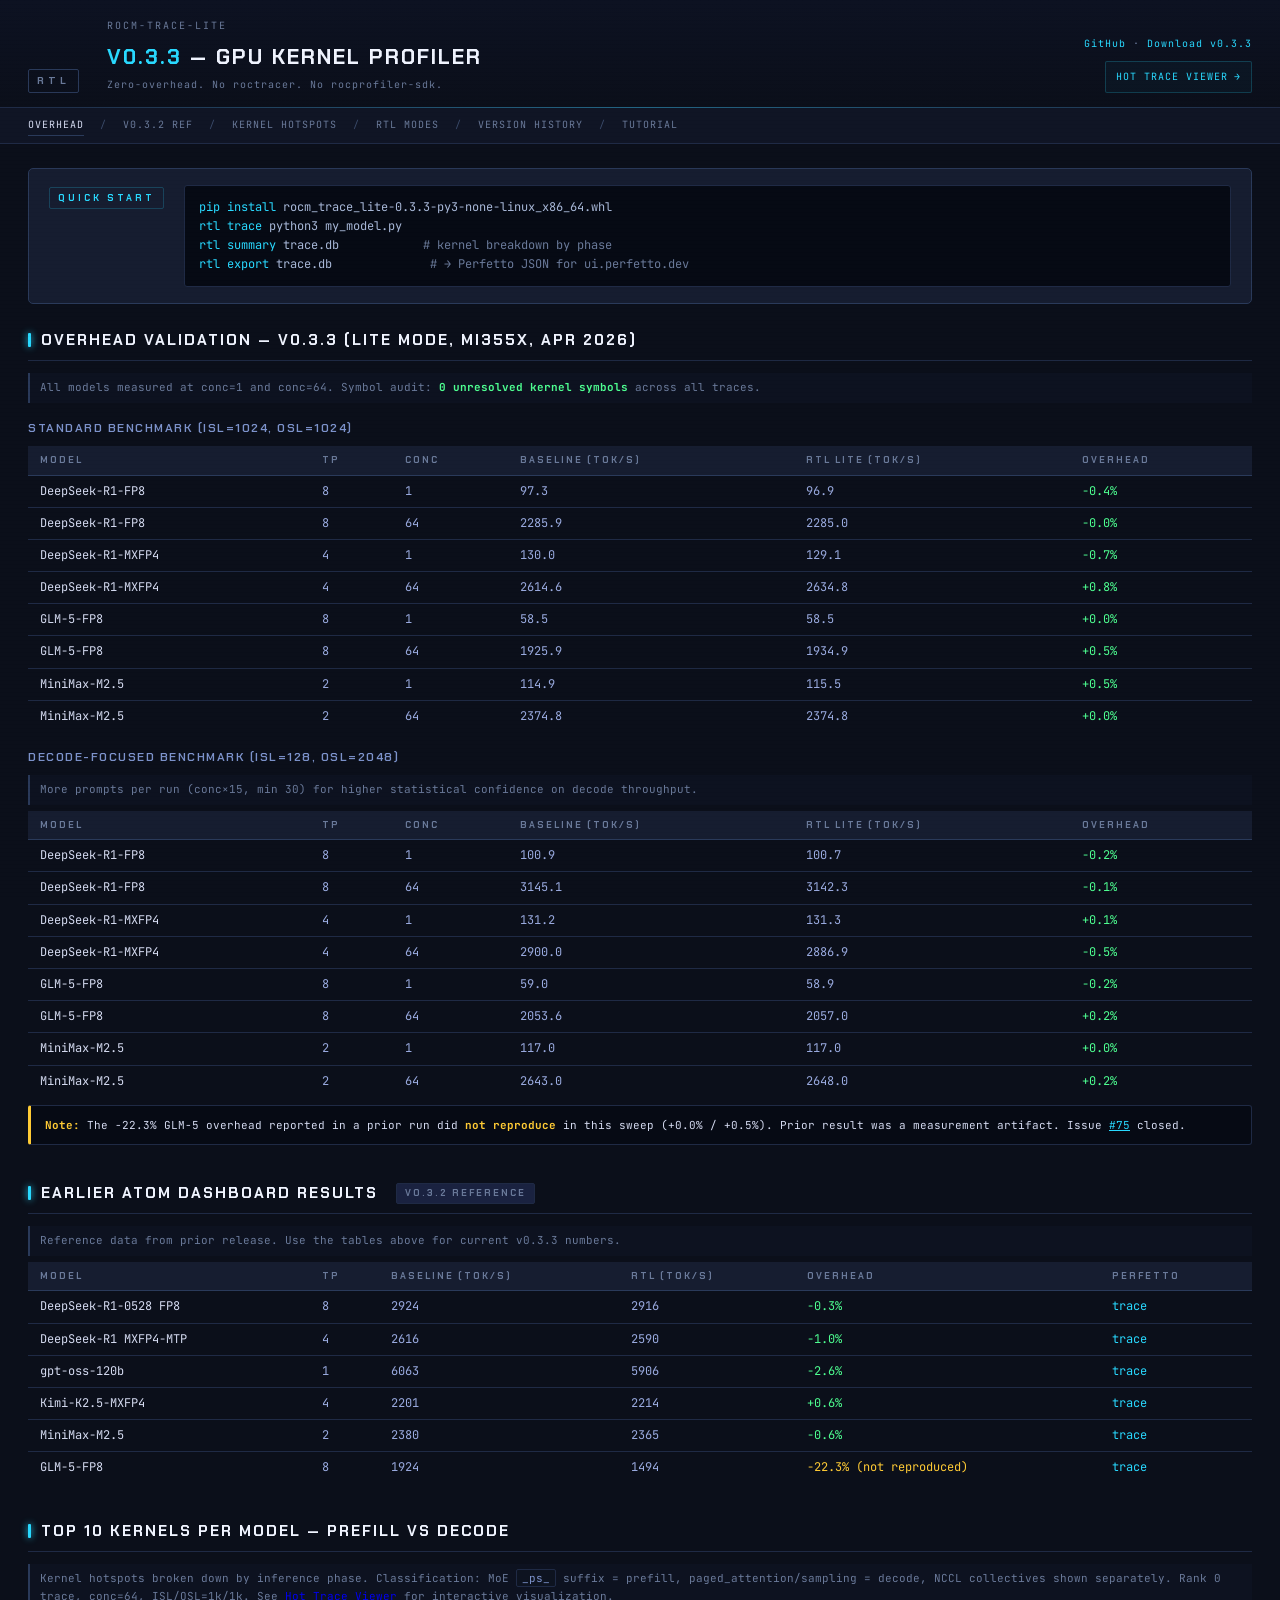
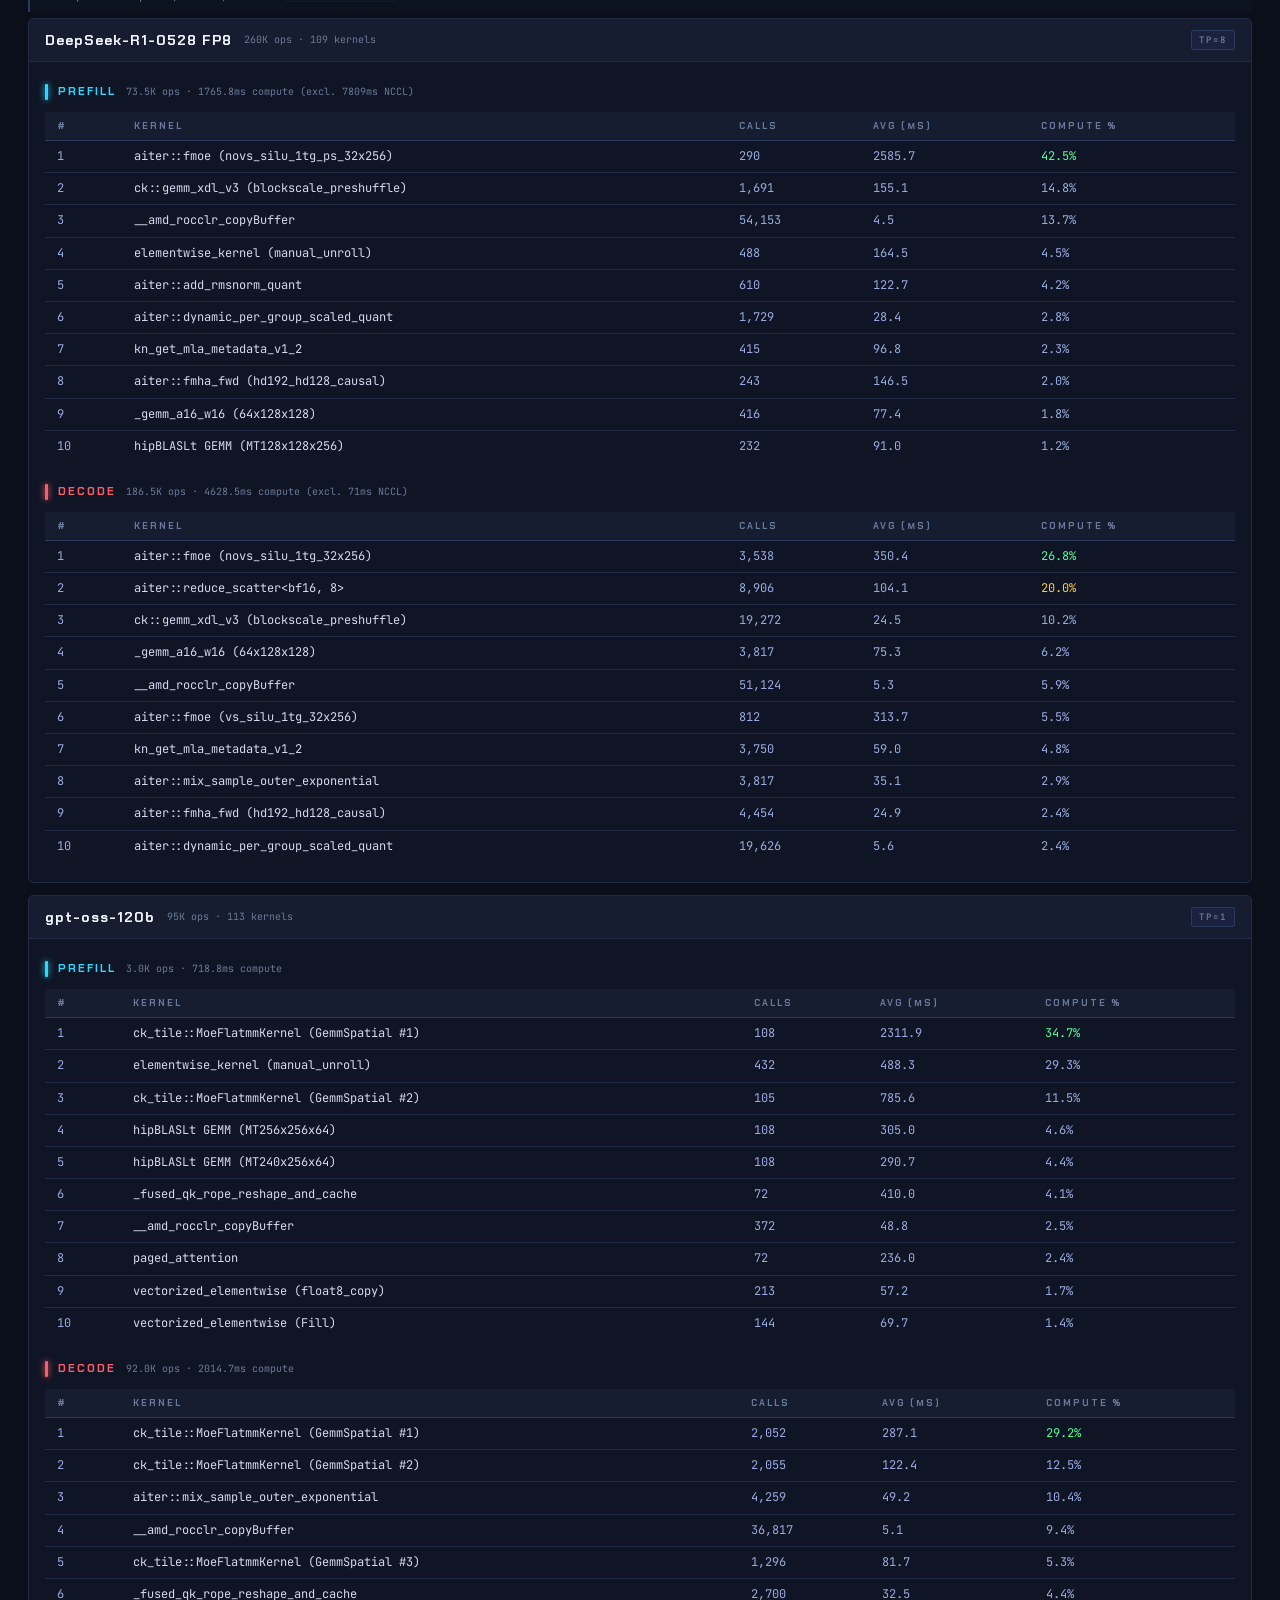
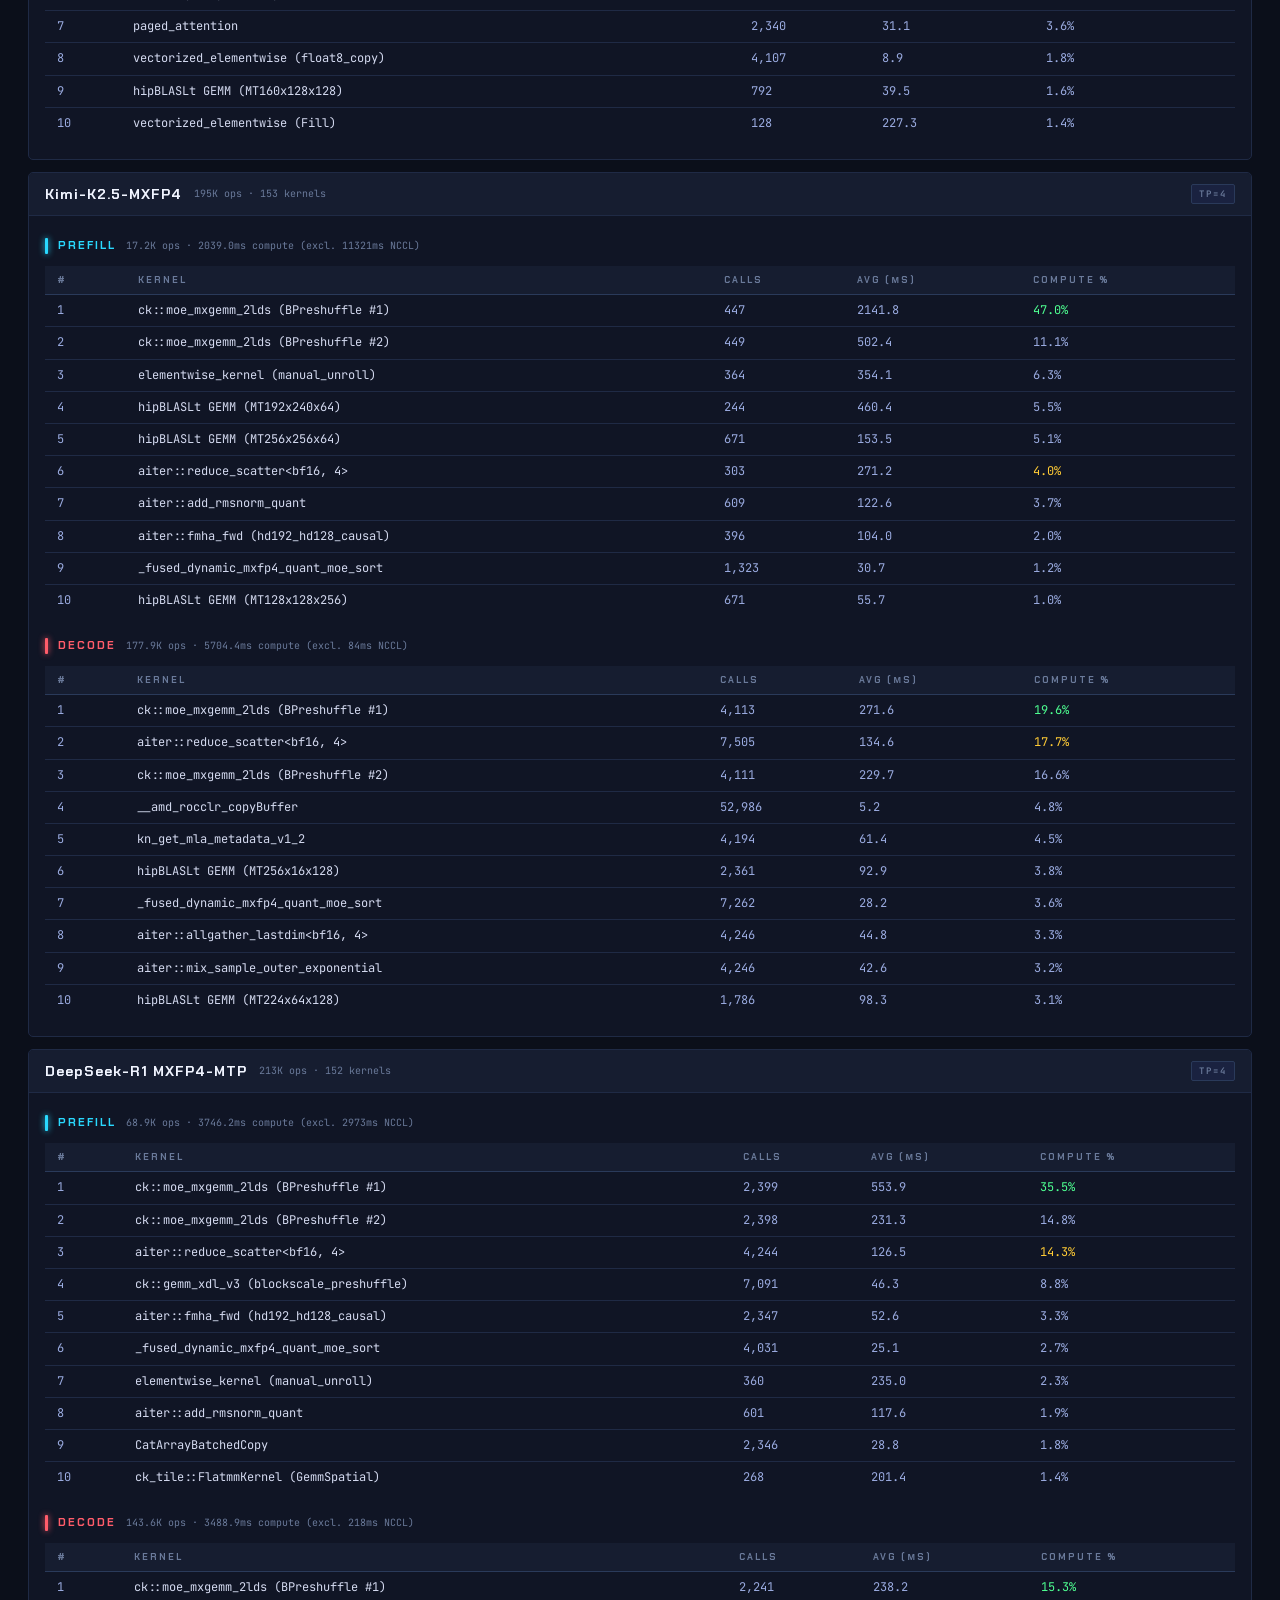
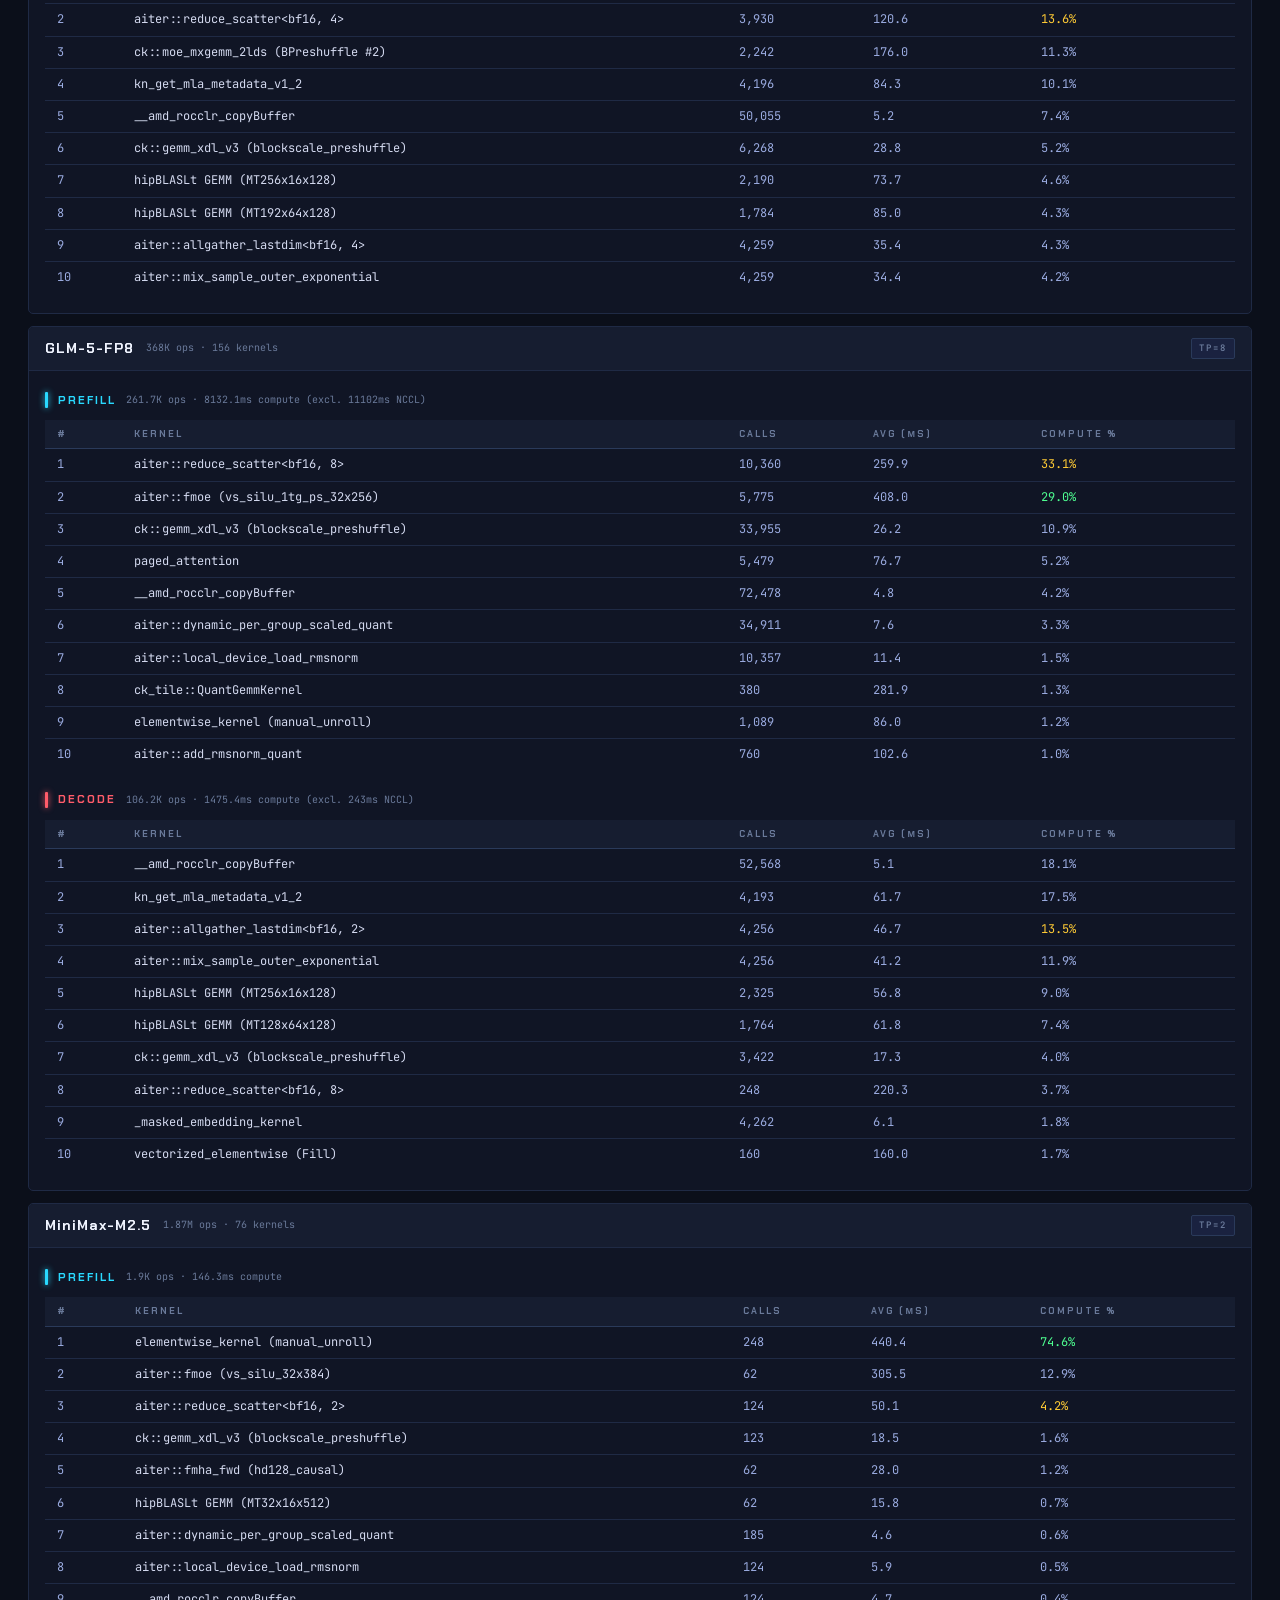
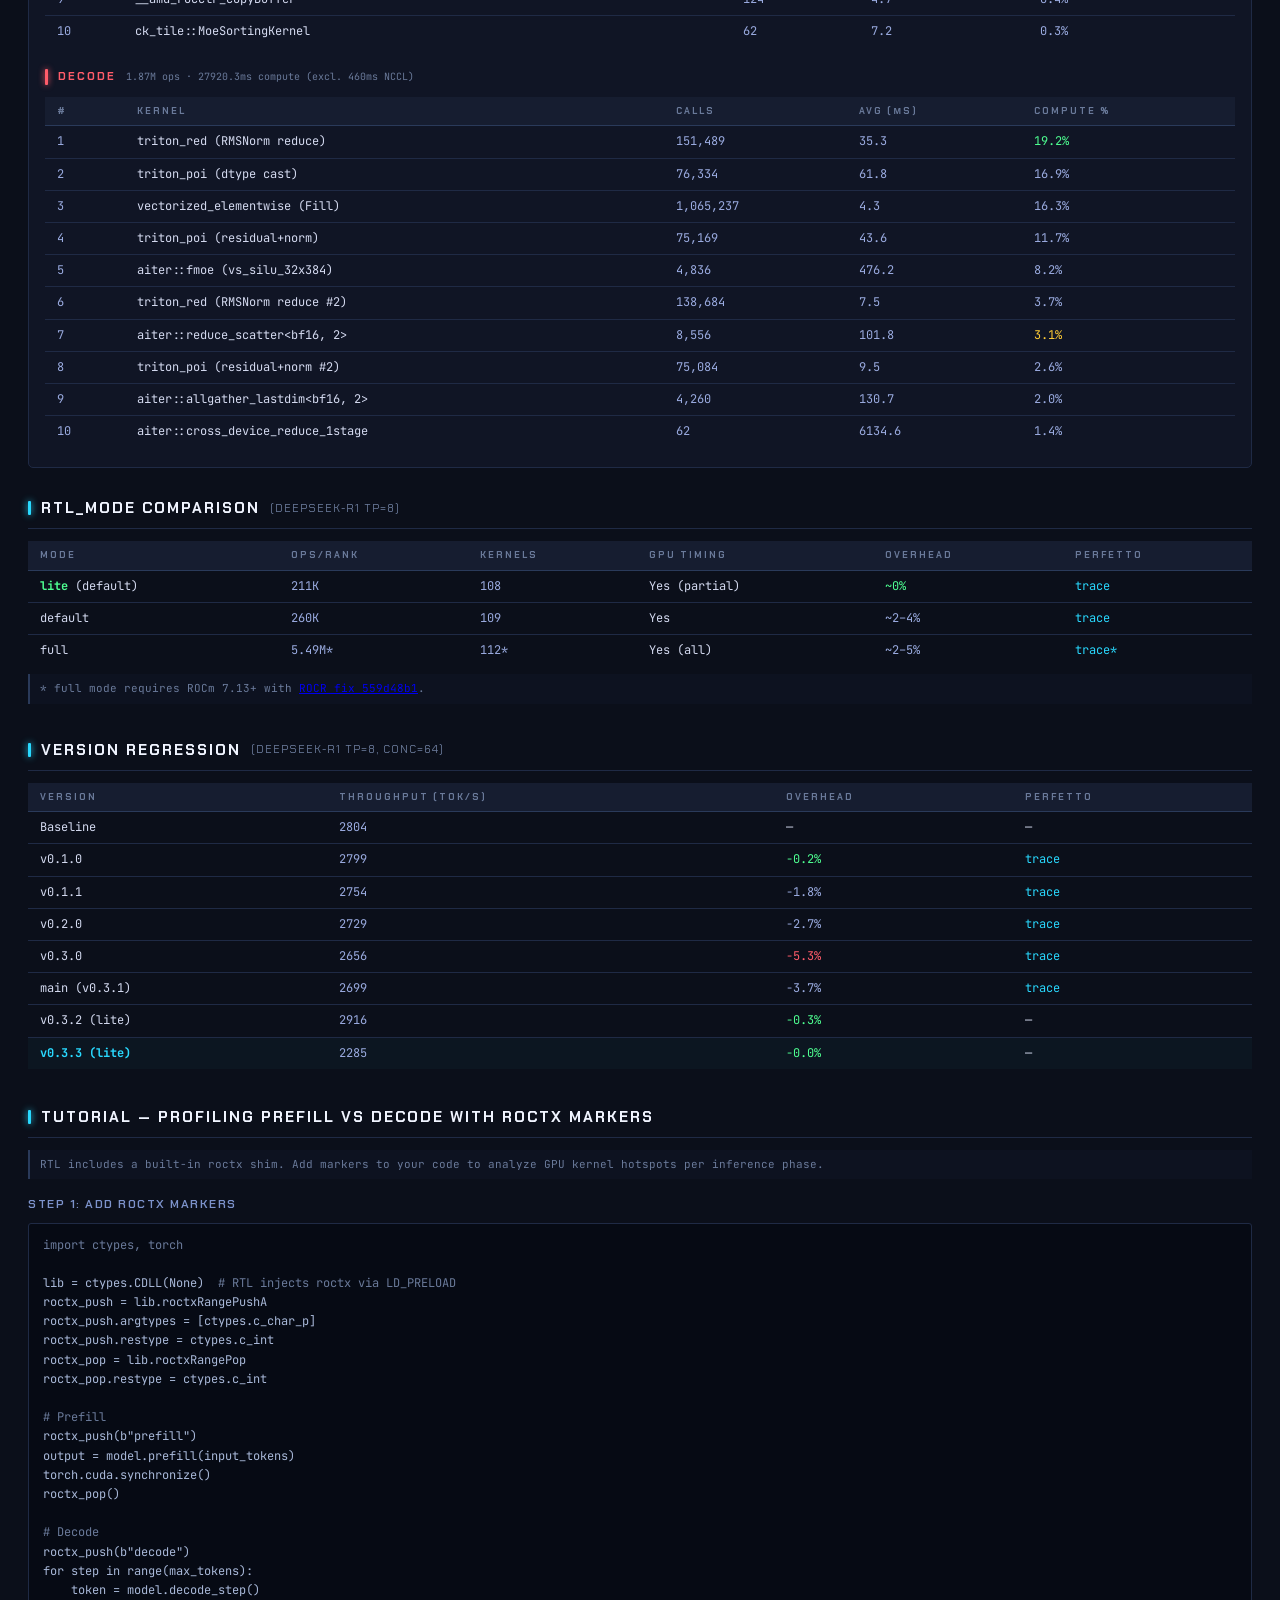
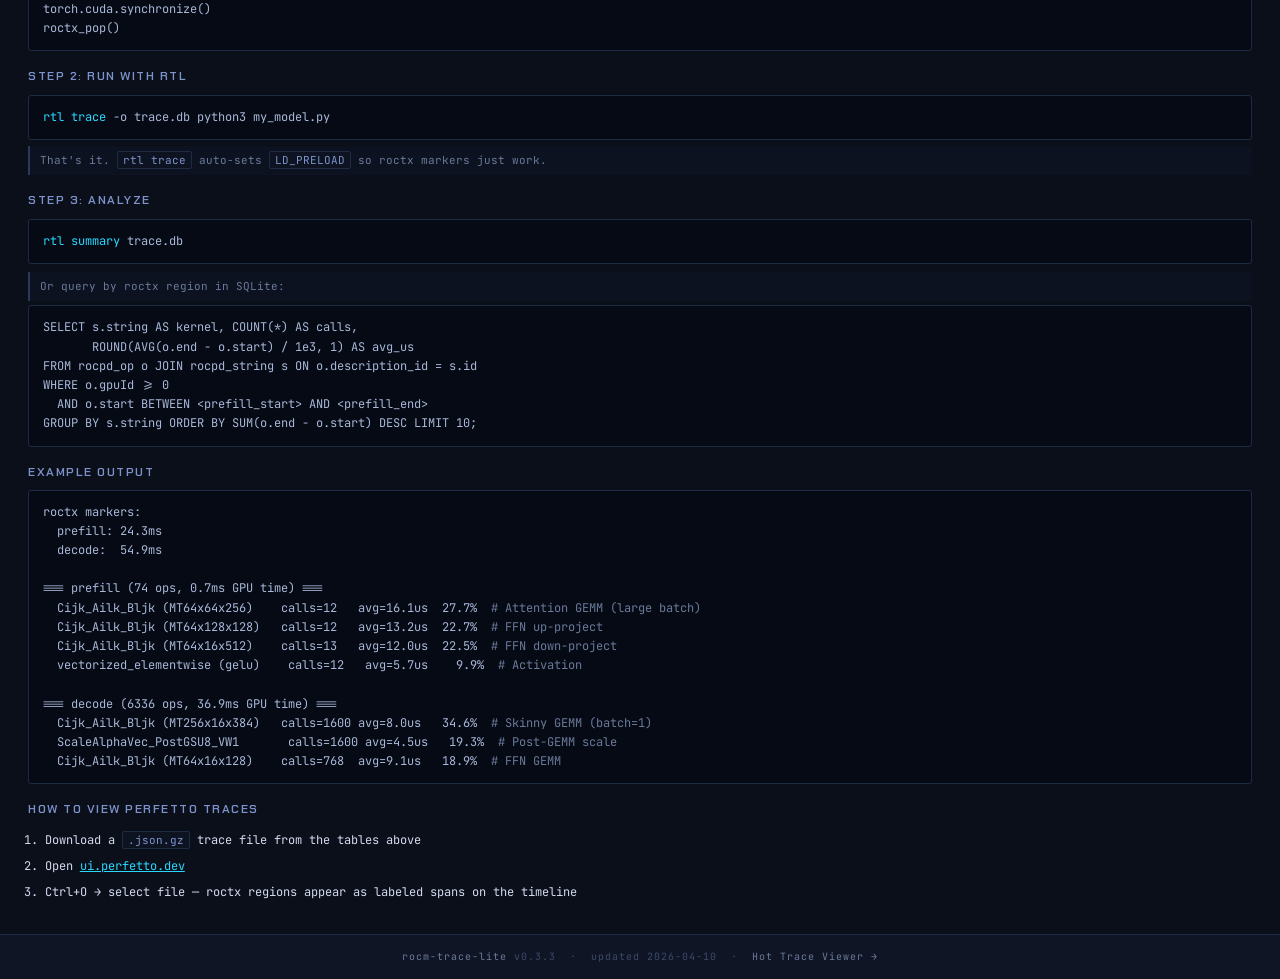
<file: docs/extra/samples/benchmark.html>
<!DOCTYPE html>
<html lang="en">
<head>
<meta charset="utf-8">
<title>rocm-trace-lite (RTL) — Zero-Overhead GPU Profiler</title>
<link rel="preconnect" href="https://fonts.googleapis.com">
<link href="https://fonts.googleapis.com/css2?family=Chakra+Petch:wght@300;400;600;700&family=JetBrains+Mono:wght@300;400;500&display=swap" rel="stylesheet">
<style>
:root {
  --bg:       #0b0f1a;
  --bg2:      #101525;
  --bg3:      #161d30;
  --border:   #1f2a45;
  --border2:  #2a3a5a;
  --text:     #d4daf0;
  --muted:    #6a7a9a;
  --dim:      #3a4a6a;
  --prefill:  #29d9ff;
  --decode:   #ff5c6a;
  --comm:     #ffcb35;
  --shared:   #7d93cc;
  --pass:     #4eff91;
  --warn:     #ffcb35;
  --white:    #f0f4ff;
}
*,*::before,*::after{box-sizing:border-box;margin:0;padding:0}
body{background:var(--bg);color:var(--text);font-family:'JetBrains Mono',monospace;font-size:13px;line-height:1.6;min-height:100vh}
body::before{content:'';position:fixed;inset:0;z-index:9999;pointer-events:none;background:repeating-linear-gradient(0deg,transparent,transparent 3px,rgba(0,0,0,0.02) 3px,rgba(0,0,0,0.02) 4px)}

/* HEADER */
header{border-bottom:1px solid var(--border);padding:18px 28px 14px;display:flex;align-items:flex-end;gap:28px;background:linear-gradient(180deg,#0d1222 0%,var(--bg) 100%);position:relative}
header::after{content:'';position:absolute;bottom:-1px;left:0;right:0;height:1px;background:linear-gradient(90deg,transparent,#29d9ff55,transparent)}
.logo-mark{font-family:'Chakra Petch',sans-serif;font-size:10px;font-weight:700;letter-spacing:4px;color:var(--muted);text-transform:uppercase;border:1px solid var(--border2);padding:3px 8px;border-radius:2px;flex-shrink:0}
.header-titles{flex:1}
h1{font-family:'Chakra Petch',sans-serif;font-size:21px;font-weight:700;letter-spacing:2px;color:var(--white);text-transform:uppercase;margin-top:6px}
h1 span{color:var(--prefill)}
.header-sub{font-size:10px;color:var(--muted);letter-spacing:1px;margin-top:3px}
.header-right{text-align:right;font-size:10px;color:var(--muted);letter-spacing:1px;line-height:2.2;flex-shrink:0}
.header-right a{color:var(--prefill);text-decoration:none}
.header-right a:hover{color:var(--white)}
.hot-link{display:inline-flex;align-items:center;gap:6px;color:var(--prefill);text-decoration:none;font-size:10px;letter-spacing:1px;text-transform:uppercase;border:1px solid #29d9ff35;padding:4px 10px;border-radius:2px;transition:all .15s;background:#29d9ff08}
.hot-link:hover{color:var(--white);border-color:#29d9ff88;background:#29d9ff14}
.hot-link::after{content:' →'}

/* NAV BAR */
.nav-bar{display:flex;align-items:center;gap:16px;padding:7px 28px;border-bottom:1px solid var(--border);background:var(--bg2);font-size:10px;color:var(--muted);letter-spacing:1px}
.nav-item{color:var(--muted);text-decoration:none;text-transform:uppercase;letter-spacing:1px;font-size:10px;padding:2px 0;border-bottom:1px solid transparent;transition:all .15s}
.nav-item:hover,.nav-item.active{color:var(--text);border-bottom-color:var(--border2)}
.nav-sep{color:var(--dim)}

/* MAIN */
.container{padding:24px 28px;display:flex;flex-direction:column;gap:24px;max-width:1400px;margin:0 auto}

/* SECTION HEADER */
.sec-label{font-family:'Chakra Petch',sans-serif;font-size:9px;font-weight:700;letter-spacing:4px;text-transform:uppercase;color:var(--muted);margin-bottom:6px}
h2{font-family:'Chakra Petch',sans-serif;font-size:15px;font-weight:700;letter-spacing:2px;color:var(--white);text-transform:uppercase;padding-bottom:8px;border-bottom:1px solid var(--border);margin-bottom:12px;display:flex;align-items:center;gap:10px}
h2::before{content:'';display:inline-block;width:3px;height:14px;border-radius:1px;background:var(--prefill);box-shadow:0 0 7px var(--prefill);flex-shrink:0}
h3{font-family:'Chakra Petch',sans-serif;font-size:12px;font-weight:600;letter-spacing:1.5px;color:var(--shared);text-transform:uppercase;margin:16px 0 8px}

/* CARD */
.card{border:1px solid var(--border);border-radius:5px;overflow:hidden;background:var(--bg2)}
.card:hover{border-color:var(--border2)}

/* QUICK START */
.quickstart{background:var(--bg3);border:1px solid var(--border2);border-radius:5px;padding:16px 20px;display:grid;grid-template-columns:auto 1fr;gap:20px;align-items:start}
.qs-badge{font-family:'Chakra Petch',sans-serif;font-size:9px;font-weight:700;letter-spacing:3px;text-transform:uppercase;color:var(--prefill);border:1px solid #29d9ff35;padding:3px 8px;border-radius:2px;white-space:nowrap;margin-top:2px}
pre{background:#060a14;border:1px solid var(--border);border-radius:3px;padding:12px 14px;font-family:'JetBrains Mono',monospace;font-size:12px;color:#a8b8d8;overflow-x:auto;line-height:1.6}
pre .cmd{color:var(--prefill)}
pre .cmt{color:var(--muted)}
code{background:#0d1320;border:1px solid var(--border);padding:1px 5px;border-radius:2px;font-family:'JetBrains Mono',monospace;font-size:11px;color:var(--shared)}

/* TABLES */
.tbl-wrap{overflow-x:auto;margin-bottom:8px}
table{width:100%;border-collapse:collapse;font-size:12px}
th{background:var(--bg3);color:var(--muted);font-family:'Chakra Petch',sans-serif;font-size:9px;font-weight:700;letter-spacing:2px;text-transform:uppercase;padding:7px 12px;border-bottom:1px solid var(--border2);text-align:left;white-space:nowrap}
td{padding:6px 12px;border-bottom:1px solid var(--border);color:var(--text);vertical-align:top}
tr:last-child td{border-bottom:none}
tr:hover td{background:rgba(255,255,255,0.02)}
.num{color:#9aabe0;font-variant-numeric:tabular-nums}
.pass{color:var(--pass)}
.warn{color:var(--warn)}
.fail{color:var(--decode)}
.muted-td{color:var(--muted);font-style:italic}
td a{color:var(--prefill);text-decoration:none}
td a:hover{color:var(--white);text-decoration:underline}

/* PHASE LABELS */
.phase-head{display:flex;align-items:center;gap:10px;padding:7px 0 5px;margin:14px 0 6px}
.phase-dot{width:3px;height:16px;border-radius:1px;flex-shrink:0}
.phase-name{font-family:'Chakra Petch',sans-serif;font-size:11px;font-weight:700;letter-spacing:2px;text-transform:uppercase}
.phase-meta{font-size:10px;color:var(--muted);font-family:'JetBrains Mono',monospace}
.ph-prefill .phase-dot{background:var(--prefill);box-shadow:0 0 6px var(--prefill)}
.ph-prefill .phase-name{color:var(--prefill)}
.ph-decode .phase-dot{background:var(--decode);box-shadow:0 0 6px var(--decode)}
.ph-decode .phase-name{color:var(--decode)}

/* MODEL SECTIONS */
.model-block{border:1px solid var(--border);border-radius:5px;overflow:hidden;background:var(--bg2)}
.model-head{padding:10px 16px;background:var(--bg3);border-bottom:1px solid var(--border);display:flex;align-items:center;gap:12px}
.model-name{font-family:'Chakra Petch',sans-serif;font-size:14px;font-weight:700;color:var(--white);letter-spacing:1px}
.model-meta{font-size:10px;color:var(--muted)}
.tag{font-size:9px;font-weight:600;letter-spacing:2px;padding:2px 7px;border-radius:2px;text-transform:uppercase;margin-left:auto}
.tag-tp{background:#1a2240;color:var(--muted);border:1px solid var(--border2)}
.model-body{padding:0 16px 12px}

/* NOTE / CALLOUT */
.note{font-size:11px;color:var(--muted);margin:6px 0;padding:6px 10px;border-left:2px solid var(--border2);background:#0d1220}
.callout{background:#060a14;border:1px solid var(--border);border-left:3px solid var(--comm);border-radius:3px;padding:10px 14px;font-size:11px;color:var(--text);line-height:1.7;margin:8px 0}
.callout b{color:var(--comm)}
.callout a{color:var(--prefill)}

/* VERSION BADGE */
.vbadge{display:inline-flex;align-items:center;gap:5px;font-family:'Chakra Petch',sans-serif;font-size:9px;font-weight:700;letter-spacing:2px;text-transform:uppercase;padding:2px 8px;border-radius:2px}
.vbadge-cur{background:#29d9ff14;color:var(--prefill);border:1px solid #29d9ff35}
.vbadge-old{background:#1a2240;color:var(--muted);border:1px solid var(--border)}

/* SECTION GUTTER */
.section{margin-bottom:4px}

/* FOOTER */
footer{border-top:1px solid var(--border);padding:14px 28px;font-size:10px;color:var(--dim);text-align:center;letter-spacing:1px;background:var(--bg2)}
footer a{color:var(--muted);text-decoration:none}
footer a:hover{color:var(--text)}

ol{padding-left:1.4em;color:var(--text);font-size:12px;line-height:2}
ol li{margin-bottom:2px}
</style>
</head>
<body>

<header>
  <div class="logo-mark">RTL</div>
  <div class="header-titles">
    <div style="font-size:10px;color:var(--muted);letter-spacing:2px;text-transform:uppercase">rocm-trace-lite</div>
    <h1><span>v0.3.3</span> — GPU Kernel Profiler</h1>
    <div class="header-sub">Zero-overhead. No roctracer. No rocprofiler-sdk.</div>
  </div>
  <div class="header-right">
    <div><a href="https://github.com/sunway513/rocm-trace-lite">GitHub</a> · <a href="https://github.com/sunway513/rocm-trace-lite/releases/tag/v0.3.3">Download v0.3.3</a></div>
    <div style="margin-top:6px"><a class="hot-link" href="hot_trace.html">Hot Trace Viewer</a></div>
  </div>
</header>

<div style="display:flex;align-items:center;gap:16px;padding:7px 28px;border-bottom:1px solid var(--border);background:var(--bg2);font-size:10px;letter-spacing:1px">
  <a class="nav-item active" href="#overhead">Overhead</a>
  <span class="nav-sep">/</span>
  <a class="nav-item" href="#atom-v032">v0.3.2 Ref</a>
  <span class="nav-sep">/</span>
  <a class="nav-item" href="#kernels">Kernel Hotspots</a>
  <span class="nav-sep">/</span>
  <a class="nav-item" href="#modes">RTL Modes</a>
  <span class="nav-sep">/</span>
  <a class="nav-item" href="#versions">Version History</a>
  <span class="nav-sep">/</span>
  <a class="nav-item" href="#tutorial">Tutorial</a>
</div>

<div class="container">

<!-- ======= QUICK START ======= -->
<div class="quickstart">
  <div class="qs-badge">Quick Start</div>
  <div>
<pre><span class="cmd">pip install</span> rocm_trace_lite-0.3.3-py3-none-linux_x86_64.whl
<span class="cmd">rtl trace</span> python3 my_model.py
<span class="cmd">rtl summary</span> trace.db            <span class="cmt"># kernel breakdown by phase</span>
<span class="cmd">rtl export</span> trace.db              <span class="cmt"># → Perfetto JSON for ui.perfetto.dev</span></pre>
  </div>
</div>

<!-- ======= OVERHEAD VALIDATION ======= -->
<div id="overhead" class="section">
  <h2>Overhead Validation — v0.3.3 (lite mode, MI355X, Apr 2026)</h2>
  <p class="note">All models measured at conc=1 and conc=64. Symbol audit: <b style="color:var(--pass)">0 unresolved kernel symbols</b> across all traces.</p>

  <h3>Standard Benchmark (ISL=1024, OSL=1024)</h3>
  <div class="tbl-wrap">
  <table>
    <tr><th>Model</th><th>TP</th><th>Conc</th><th>Baseline (tok/s)</th><th>RTL lite (tok/s)</th><th>Overhead</th></tr>
    <tr><td>DeepSeek-R1-FP8</td><td class="num">8</td><td class="num">1</td><td class="num">97.3</td><td class="num">96.9</td><td class="pass">-0.4%</td></tr>
    <tr><td>DeepSeek-R1-FP8</td><td class="num">8</td><td class="num">64</td><td class="num">2285.9</td><td class="num">2285.0</td><td class="pass">-0.0%</td></tr>
    <tr><td>DeepSeek-R1-MXFP4</td><td class="num">4</td><td class="num">1</td><td class="num">130.0</td><td class="num">129.1</td><td class="pass">-0.7%</td></tr>
    <tr><td>DeepSeek-R1-MXFP4</td><td class="num">4</td><td class="num">64</td><td class="num">2614.6</td><td class="num">2634.8</td><td class="pass">+0.8%</td></tr>
    <tr><td>GLM-5-FP8</td><td class="num">8</td><td class="num">1</td><td class="num">58.5</td><td class="num">58.5</td><td class="pass">+0.0%</td></tr>
    <tr><td>GLM-5-FP8</td><td class="num">8</td><td class="num">64</td><td class="num">1925.9</td><td class="num">1934.9</td><td class="pass">+0.5%</td></tr>
    <tr><td>MiniMax-M2.5</td><td class="num">2</td><td class="num">1</td><td class="num">114.9</td><td class="num">115.5</td><td class="pass">+0.5%</td></tr>
    <tr><td>MiniMax-M2.5</td><td class="num">2</td><td class="num">64</td><td class="num">2374.8</td><td class="num">2374.8</td><td class="pass">+0.0%</td></tr>
  </table>
  </div>

  <h3>Decode-Focused Benchmark (ISL=128, OSL=2048)</h3>
  <p class="note">More prompts per run (conc×15, min 30) for higher statistical confidence on decode throughput.</p>
  <div class="tbl-wrap">
  <table>
    <tr><th>Model</th><th>TP</th><th>Conc</th><th>Baseline (tok/s)</th><th>RTL lite (tok/s)</th><th>Overhead</th></tr>
    <tr><td>DeepSeek-R1-FP8</td><td class="num">8</td><td class="num">1</td><td class="num">100.9</td><td class="num">100.7</td><td class="pass">-0.2%</td></tr>
    <tr><td>DeepSeek-R1-FP8</td><td class="num">8</td><td class="num">64</td><td class="num">3145.1</td><td class="num">3142.3</td><td class="pass">-0.1%</td></tr>
    <tr><td>DeepSeek-R1-MXFP4</td><td class="num">4</td><td class="num">1</td><td class="num">131.2</td><td class="num">131.3</td><td class="pass">+0.1%</td></tr>
    <tr><td>DeepSeek-R1-MXFP4</td><td class="num">4</td><td class="num">64</td><td class="num">2900.0</td><td class="num">2886.9</td><td class="pass">-0.5%</td></tr>
    <tr><td>GLM-5-FP8</td><td class="num">8</td><td class="num">1</td><td class="num">59.0</td><td class="num">58.9</td><td class="pass">-0.2%</td></tr>
    <tr><td>GLM-5-FP8</td><td class="num">8</td><td class="num">64</td><td class="num">2053.6</td><td class="num">2057.0</td><td class="pass">+0.2%</td></tr>
    <tr><td>MiniMax-M2.5</td><td class="num">2</td><td class="num">1</td><td class="num">117.0</td><td class="num">117.0</td><td class="pass">+0.0%</td></tr>
    <tr><td>MiniMax-M2.5</td><td class="num">2</td><td class="num">64</td><td class="num">2643.0</td><td class="num">2648.0</td><td class="pass">+0.2%</td></tr>
  </table>
  </div>

  <div class="callout">
    <b>Note:</b> The -22.3% GLM-5 overhead reported in a prior run did <b>not reproduce</b> in this sweep (+0.0% / +0.5%). Prior result was a measurement artifact. Issue <a href="https://github.com/sunway513/rocm-trace-lite/issues/75">#75</a> closed.
  </div>
</div>

<!-- ======= ATOM v0.3.2 REFERENCE ======= -->
<div id="atom-v032" class="section">
  <h2>Earlier ATOM Dashboard Results <span class="vbadge vbadge-old" style="margin-left:8px">v0.3.2 reference</span></h2>
  <p class="note">Reference data from prior release. Use the tables above for current v0.3.3 numbers.</p>
  <div class="tbl-wrap">
  <table>
    <tr><th>Model</th><th>TP</th><th>Baseline (tok/s)</th><th>RTL (tok/s)</th><th>Overhead</th><th>Perfetto</th></tr>
    <tr><td>DeepSeek-R1-0528 FP8</td><td class="num">8</td><td class="num">2924</td><td class="num">2916</td><td class="pass">-0.3%</td><td><a href="mode_full/perfetto_rank0.json.gz">trace</a></td></tr>
    <tr><td>DeepSeek-R1 MXFP4-MTP</td><td class="num">4</td><td class="num">2616</td><td class="num">2590</td><td class="pass">-1.0%</td><td><a href="model_mxfp4mtp/perfetto_rank0.json.gz">trace</a></td></tr>
    <tr><td>gpt-oss-120b</td><td class="num">1</td><td class="num">6063</td><td class="num">5906</td><td class="pass">-2.6%</td><td><a href="model_gptoss_tp1/perfetto_rank0.json.gz">trace</a></td></tr>
    <tr><td>Kimi-K2.5-MXFP4</td><td class="num">4</td><td class="num">2201</td><td class="num">2214</td><td class="pass">+0.6%</td><td><a href="model_kimi/perfetto_rank0.json.gz">trace</a></td></tr>
    <tr><td>MiniMax-M2.5</td><td class="num">2</td><td class="num">2380</td><td class="num">2365</td><td class="pass">-0.6%</td><td><a href="model_minimax/perfetto_rank0.json.gz">trace</a></td></tr>
    <tr><td>GLM-5-FP8</td><td class="num">8</td><td class="num">1924</td><td class="num">1494</td><td class="warn">-22.3% (not reproduced)</td><td><a href="model_glm5/perfetto_rank0.json.gz">trace</a></td></tr>
  </table>
  </div>
</div>

<!-- ======= KERNEL HOTSPOTS ======= -->
<div id="kernels" class="section">
  <h2>Top 10 Kernels per Model — Prefill vs Decode</h2>
  <p class="note">Kernel hotspots broken down by inference phase. Classification: MoE <code>_ps_</code> suffix = prefill, paged_attention/sampling = decode, NCCL collectives shown separately. Rank 0 trace, conc=64, ISL/OSL=1k/1k. See <a href="hot_trace.html">Hot Trace Viewer</a> for interactive visualization.</p>

  <!-- DeepSeek-R1-0528 FP8 -->
  <div class="model-block">
    <div class="model-head">
      <div class="model-name">DeepSeek-R1-0528 FP8</div>
      <div class="model-meta">260K ops · 109 kernels</div>
      <div class="tag tag-tp">TP=8</div>
    </div>
    <div class="model-body">
      <div class="phase-head ph-prefill">
        <div class="phase-dot"></div>
        <div class="phase-name">Prefill</div>
        <div class="phase-meta">73.5K ops · 1765.8ms compute (excl. 7809ms NCCL)</div>
      </div>
      <div class="tbl-wrap"><table>
        <tr><th>#</th><th>Kernel</th><th>Calls</th><th>Avg (μs)</th><th>Compute %</th></tr>
        <tr><td class="num">1</td><td>aiter::fmoe (novs_silu_1tg_ps_32x256)</td><td class="num">290</td><td class="num">2585.7</td><td class="pass">42.5%</td></tr>
        <tr><td class="num">2</td><td>ck::gemm_xdl_v3 (blockscale_preshuffle)</td><td class="num">1,691</td><td class="num">155.1</td><td class="num">14.8%</td></tr>
        <tr><td class="num">3</td><td>__amd_rocclr_copyBuffer</td><td class="num">54,153</td><td class="num">4.5</td><td class="num">13.7%</td></tr>
        <tr><td class="num">4</td><td>elementwise_kernel (manual_unroll)</td><td class="num">488</td><td class="num">164.5</td><td class="num">4.5%</td></tr>
        <tr><td class="num">5</td><td>aiter::add_rmsnorm_quant</td><td class="num">610</td><td class="num">122.7</td><td class="num">4.2%</td></tr>
        <tr><td class="num">6</td><td>aiter::dynamic_per_group_scaled_quant</td><td class="num">1,729</td><td class="num">28.4</td><td class="num">2.8%</td></tr>
        <tr><td class="num">7</td><td>kn_get_mla_metadata_v1_2</td><td class="num">415</td><td class="num">96.8</td><td class="num">2.3%</td></tr>
        <tr><td class="num">8</td><td>aiter::fmha_fwd (hd192_hd128_causal)</td><td class="num">243</td><td class="num">146.5</td><td class="num">2.0%</td></tr>
        <tr><td class="num">9</td><td>_gemm_a16_w16 (64x128x128)</td><td class="num">416</td><td class="num">77.4</td><td class="num">1.8%</td></tr>
        <tr><td class="num">10</td><td>hipBLASLt GEMM (MT128x128x256)</td><td class="num">232</td><td class="num">91.0</td><td class="num">1.2%</td></tr>
      </table></div>

      <div class="phase-head ph-decode">
        <div class="phase-dot"></div>
        <div class="phase-name">Decode</div>
        <div class="phase-meta">186.5K ops · 4628.5ms compute (excl. 71ms NCCL)</div>
      </div>
      <div class="tbl-wrap"><table>
        <tr><th>#</th><th>Kernel</th><th>Calls</th><th>Avg (μs)</th><th>Compute %</th></tr>
        <tr><td class="num">1</td><td>aiter::fmoe (novs_silu_1tg_32x256)</td><td class="num">3,538</td><td class="num">350.4</td><td class="pass">26.8%</td></tr>
        <tr><td class="num">2</td><td>aiter::reduce_scatter&lt;bf16, 8&gt;</td><td class="num">8,906</td><td class="num">104.1</td><td class="warn">20.0%</td></tr>
        <tr><td class="num">3</td><td>ck::gemm_xdl_v3 (blockscale_preshuffle)</td><td class="num">19,272</td><td class="num">24.5</td><td class="num">10.2%</td></tr>
        <tr><td class="num">4</td><td>_gemm_a16_w16 (64x128x128)</td><td class="num">3,817</td><td class="num">75.3</td><td class="num">6.2%</td></tr>
        <tr><td class="num">5</td><td>__amd_rocclr_copyBuffer</td><td class="num">51,124</td><td class="num">5.3</td><td class="num">5.9%</td></tr>
        <tr><td class="num">6</td><td>aiter::fmoe (vs_silu_1tg_32x256)</td><td class="num">812</td><td class="num">313.7</td><td class="num">5.5%</td></tr>
        <tr><td class="num">7</td><td>kn_get_mla_metadata_v1_2</td><td class="num">3,750</td><td class="num">59.0</td><td class="num">4.8%</td></tr>
        <tr><td class="num">8</td><td>aiter::mix_sample_outer_exponential</td><td class="num">3,817</td><td class="num">35.1</td><td class="num">2.9%</td></tr>
        <tr><td class="num">9</td><td>aiter::fmha_fwd (hd192_hd128_causal)</td><td class="num">4,454</td><td class="num">24.9</td><td class="num">2.4%</td></tr>
        <tr><td class="num">10</td><td>aiter::dynamic_per_group_scaled_quant</td><td class="num">19,626</td><td class="num">5.6</td><td class="num">2.4%</td></tr>
      </table></div>
    </div>
  </div>

  <!-- gpt-oss-120b -->
  <div class="model-block" style="margin-top:12px">
    <div class="model-head">
      <div class="model-name">gpt-oss-120b</div>
      <div class="model-meta">95K ops · 113 kernels</div>
      <div class="tag tag-tp">TP=1</div>
    </div>
    <div class="model-body">
      <div class="phase-head ph-prefill">
        <div class="phase-dot"></div>
        <div class="phase-name">Prefill</div>
        <div class="phase-meta">3.0K ops · 718.8ms compute</div>
      </div>
      <div class="tbl-wrap"><table>
        <tr><th>#</th><th>Kernel</th><th>Calls</th><th>Avg (μs)</th><th>Compute %</th></tr>
        <tr><td class="num">1</td><td>ck_tile::MoeFlatmmKernel (GemmSpatial #1)</td><td class="num">108</td><td class="num">2311.9</td><td class="pass">34.7%</td></tr>
        <tr><td class="num">2</td><td>elementwise_kernel (manual_unroll)</td><td class="num">432</td><td class="num">488.3</td><td class="num">29.3%</td></tr>
        <tr><td class="num">3</td><td>ck_tile::MoeFlatmmKernel (GemmSpatial #2)</td><td class="num">105</td><td class="num">785.6</td><td class="num">11.5%</td></tr>
        <tr><td class="num">4</td><td>hipBLASLt GEMM (MT256x256x64)</td><td class="num">108</td><td class="num">305.0</td><td class="num">4.6%</td></tr>
        <tr><td class="num">5</td><td>hipBLASLt GEMM (MT240x256x64)</td><td class="num">108</td><td class="num">290.7</td><td class="num">4.4%</td></tr>
        <tr><td class="num">6</td><td>_fused_qk_rope_reshape_and_cache</td><td class="num">72</td><td class="num">410.0</td><td class="num">4.1%</td></tr>
        <tr><td class="num">7</td><td>__amd_rocclr_copyBuffer</td><td class="num">372</td><td class="num">48.8</td><td class="num">2.5%</td></tr>
        <tr><td class="num">8</td><td>paged_attention</td><td class="num">72</td><td class="num">236.0</td><td class="num">2.4%</td></tr>
        <tr><td class="num">9</td><td>vectorized_elementwise (float8_copy)</td><td class="num">213</td><td class="num">57.2</td><td class="num">1.7%</td></tr>
        <tr><td class="num">10</td><td>vectorized_elementwise (Fill)</td><td class="num">144</td><td class="num">69.7</td><td class="num">1.4%</td></tr>
      </table></div>

      <div class="phase-head ph-decode">
        <div class="phase-dot"></div>
        <div class="phase-name">Decode</div>
        <div class="phase-meta">92.0K ops · 2014.7ms compute</div>
      </div>
      <div class="tbl-wrap"><table>
        <tr><th>#</th><th>Kernel</th><th>Calls</th><th>Avg (μs)</th><th>Compute %</th></tr>
        <tr><td class="num">1</td><td>ck_tile::MoeFlatmmKernel (GemmSpatial #1)</td><td class="num">2,052</td><td class="num">287.1</td><td class="pass">29.2%</td></tr>
        <tr><td class="num">2</td><td>ck_tile::MoeFlatmmKernel (GemmSpatial #2)</td><td class="num">2,055</td><td class="num">122.4</td><td class="num">12.5%</td></tr>
        <tr><td class="num">3</td><td>aiter::mix_sample_outer_exponential</td><td class="num">4,259</td><td class="num">49.2</td><td class="num">10.4%</td></tr>
        <tr><td class="num">4</td><td>__amd_rocclr_copyBuffer</td><td class="num">36,817</td><td class="num">5.1</td><td class="num">9.4%</td></tr>
        <tr><td class="num">5</td><td>ck_tile::MoeFlatmmKernel (GemmSpatial #3)</td><td class="num">1,296</td><td class="num">81.7</td><td class="num">5.3%</td></tr>
        <tr><td class="num">6</td><td>_fused_qk_rope_reshape_and_cache</td><td class="num">2,700</td><td class="num">32.5</td><td class="num">4.4%</td></tr>
        <tr><td class="num">7</td><td>paged_attention</td><td class="num">2,340</td><td class="num">31.1</td><td class="num">3.6%</td></tr>
        <tr><td class="num">8</td><td>vectorized_elementwise (float8_copy)</td><td class="num">4,107</td><td class="num">8.9</td><td class="num">1.8%</td></tr>
        <tr><td class="num">9</td><td>hipBLASLt GEMM (MT160x128x128)</td><td class="num">792</td><td class="num">39.5</td><td class="num">1.6%</td></tr>
        <tr><td class="num">10</td><td>vectorized_elementwise (Fill)</td><td class="num">128</td><td class="num">227.3</td><td class="num">1.4%</td></tr>
      </table></div>
    </div>
  </div>

  <!-- Kimi-K2.5-MXFP4 -->
  <div class="model-block" style="margin-top:12px">
    <div class="model-head">
      <div class="model-name">Kimi-K2.5-MXFP4</div>
      <div class="model-meta">195K ops · 153 kernels</div>
      <div class="tag tag-tp">TP=4</div>
    </div>
    <div class="model-body">
      <div class="phase-head ph-prefill">
        <div class="phase-dot"></div>
        <div class="phase-name">Prefill</div>
        <div class="phase-meta">17.2K ops · 2039.0ms compute (excl. 11321ms NCCL)</div>
      </div>
      <div class="tbl-wrap"><table>
        <tr><th>#</th><th>Kernel</th><th>Calls</th><th>Avg (μs)</th><th>Compute %</th></tr>
        <tr><td class="num">1</td><td>ck::moe_mxgemm_2lds (BPreshuffle #1)</td><td class="num">447</td><td class="num">2141.8</td><td class="pass">47.0%</td></tr>
        <tr><td class="num">2</td><td>ck::moe_mxgemm_2lds (BPreshuffle #2)</td><td class="num">449</td><td class="num">502.4</td><td class="num">11.1%</td></tr>
        <tr><td class="num">3</td><td>elementwise_kernel (manual_unroll)</td><td class="num">364</td><td class="num">354.1</td><td class="num">6.3%</td></tr>
        <tr><td class="num">4</td><td>hipBLASLt GEMM (MT192x240x64)</td><td class="num">244</td><td class="num">460.4</td><td class="num">5.5%</td></tr>
        <tr><td class="num">5</td><td>hipBLASLt GEMM (MT256x256x64)</td><td class="num">671</td><td class="num">153.5</td><td class="num">5.1%</td></tr>
        <tr><td class="num">6</td><td>aiter::reduce_scatter&lt;bf16, 4&gt;</td><td class="num">303</td><td class="num">271.2</td><td class="warn">4.0%</td></tr>
        <tr><td class="num">7</td><td>aiter::add_rmsnorm_quant</td><td class="num">609</td><td class="num">122.6</td><td class="num">3.7%</td></tr>
        <tr><td class="num">8</td><td>aiter::fmha_fwd (hd192_hd128_causal)</td><td class="num">396</td><td class="num">104.0</td><td class="num">2.0%</td></tr>
        <tr><td class="num">9</td><td>_fused_dynamic_mxfp4_quant_moe_sort</td><td class="num">1,323</td><td class="num">30.7</td><td class="num">1.2%</td></tr>
        <tr><td class="num">10</td><td>hipBLASLt GEMM (MT128x128x256)</td><td class="num">671</td><td class="num">55.7</td><td class="num">1.0%</td></tr>
      </table></div>

      <div class="phase-head ph-decode">
        <div class="phase-dot"></div>
        <div class="phase-name">Decode</div>
        <div class="phase-meta">177.9K ops · 5704.4ms compute (excl. 84ms NCCL)</div>
      </div>
      <div class="tbl-wrap"><table>
        <tr><th>#</th><th>Kernel</th><th>Calls</th><th>Avg (μs)</th><th>Compute %</th></tr>
        <tr><td class="num">1</td><td>ck::moe_mxgemm_2lds (BPreshuffle #1)</td><td class="num">4,113</td><td class="num">271.6</td><td class="pass">19.6%</td></tr>
        <tr><td class="num">2</td><td>aiter::reduce_scatter&lt;bf16, 4&gt;</td><td class="num">7,505</td><td class="num">134.6</td><td class="warn">17.7%</td></tr>
        <tr><td class="num">3</td><td>ck::moe_mxgemm_2lds (BPreshuffle #2)</td><td class="num">4,111</td><td class="num">229.7</td><td class="num">16.6%</td></tr>
        <tr><td class="num">4</td><td>__amd_rocclr_copyBuffer</td><td class="num">52,986</td><td class="num">5.2</td><td class="num">4.8%</td></tr>
        <tr><td class="num">5</td><td>kn_get_mla_metadata_v1_2</td><td class="num">4,194</td><td class="num">61.4</td><td class="num">4.5%</td></tr>
        <tr><td class="num">6</td><td>hipBLASLt GEMM (MT256x16x128)</td><td class="num">2,361</td><td class="num">92.9</td><td class="num">3.8%</td></tr>
        <tr><td class="num">7</td><td>_fused_dynamic_mxfp4_quant_moe_sort</td><td class="num">7,262</td><td class="num">28.2</td><td class="num">3.6%</td></tr>
        <tr><td class="num">8</td><td>aiter::allgather_lastdim&lt;bf16, 4&gt;</td><td class="num">4,246</td><td class="num">44.8</td><td class="num">3.3%</td></tr>
        <tr><td class="num">9</td><td>aiter::mix_sample_outer_exponential</td><td class="num">4,246</td><td class="num">42.6</td><td class="num">3.2%</td></tr>
        <tr><td class="num">10</td><td>hipBLASLt GEMM (MT224x64x128)</td><td class="num">1,786</td><td class="num">98.3</td><td class="num">3.1%</td></tr>
      </table></div>
    </div>
  </div>

  <!-- DeepSeek-R1 MXFP4-MTP -->
  <div class="model-block" style="margin-top:12px">
    <div class="model-head">
      <div class="model-name">DeepSeek-R1 MXFP4-MTP</div>
      <div class="model-meta">213K ops · 152 kernels</div>
      <div class="tag tag-tp">TP=4</div>
    </div>
    <div class="model-body">
      <div class="phase-head ph-prefill">
        <div class="phase-dot"></div>
        <div class="phase-name">Prefill</div>
        <div class="phase-meta">68.9K ops · 3746.2ms compute (excl. 2973ms NCCL)</div>
      </div>
      <div class="tbl-wrap"><table>
        <tr><th>#</th><th>Kernel</th><th>Calls</th><th>Avg (μs)</th><th>Compute %</th></tr>
        <tr><td class="num">1</td><td>ck::moe_mxgemm_2lds (BPreshuffle #1)</td><td class="num">2,399</td><td class="num">553.9</td><td class="pass">35.5%</td></tr>
        <tr><td class="num">2</td><td>ck::moe_mxgemm_2lds (BPreshuffle #2)</td><td class="num">2,398</td><td class="num">231.3</td><td class="num">14.8%</td></tr>
        <tr><td class="num">3</td><td>aiter::reduce_scatter&lt;bf16, 4&gt;</td><td class="num">4,244</td><td class="num">126.5</td><td class="warn">14.3%</td></tr>
        <tr><td class="num">4</td><td>ck::gemm_xdl_v3 (blockscale_preshuffle)</td><td class="num">7,091</td><td class="num">46.3</td><td class="num">8.8%</td></tr>
        <tr><td class="num">5</td><td>aiter::fmha_fwd (hd192_hd128_causal)</td><td class="num">2,347</td><td class="num">52.6</td><td class="num">3.3%</td></tr>
        <tr><td class="num">6</td><td>_fused_dynamic_mxfp4_quant_moe_sort</td><td class="num">4,031</td><td class="num">25.1</td><td class="num">2.7%</td></tr>
        <tr><td class="num">7</td><td>elementwise_kernel (manual_unroll)</td><td class="num">360</td><td class="num">235.0</td><td class="num">2.3%</td></tr>
        <tr><td class="num">8</td><td>aiter::add_rmsnorm_quant</td><td class="num">601</td><td class="num">117.6</td><td class="num">1.9%</td></tr>
        <tr><td class="num">9</td><td>CatArrayBatchedCopy</td><td class="num">2,346</td><td class="num">28.8</td><td class="num">1.8%</td></tr>
        <tr><td class="num">10</td><td>ck_tile::FlatmmKernel (GemmSpatial)</td><td class="num">268</td><td class="num">201.4</td><td class="num">1.4%</td></tr>
      </table></div>

      <div class="phase-head ph-decode">
        <div class="phase-dot"></div>
        <div class="phase-name">Decode</div>
        <div class="phase-meta">143.6K ops · 3488.9ms compute (excl. 218ms NCCL)</div>
      </div>
      <div class="tbl-wrap"><table>
        <tr><th>#</th><th>Kernel</th><th>Calls</th><th>Avg (μs)</th><th>Compute %</th></tr>
        <tr><td class="num">1</td><td>ck::moe_mxgemm_2lds (BPreshuffle #1)</td><td class="num">2,241</td><td class="num">238.2</td><td class="pass">15.3%</td></tr>
        <tr><td class="num">2</td><td>aiter::reduce_scatter&lt;bf16, 4&gt;</td><td class="num">3,930</td><td class="num">120.6</td><td class="warn">13.6%</td></tr>
        <tr><td class="num">3</td><td>ck::moe_mxgemm_2lds (BPreshuffle #2)</td><td class="num">2,242</td><td class="num">176.0</td><td class="num">11.3%</td></tr>
        <tr><td class="num">4</td><td>kn_get_mla_metadata_v1_2</td><td class="num">4,196</td><td class="num">84.3</td><td class="num">10.1%</td></tr>
        <tr><td class="num">5</td><td>__amd_rocclr_copyBuffer</td><td class="num">50,055</td><td class="num">5.2</td><td class="num">7.4%</td></tr>
        <tr><td class="num">6</td><td>ck::gemm_xdl_v3 (blockscale_preshuffle)</td><td class="num">6,268</td><td class="num">28.8</td><td class="num">5.2%</td></tr>
        <tr><td class="num">7</td><td>hipBLASLt GEMM (MT256x16x128)</td><td class="num">2,190</td><td class="num">73.7</td><td class="num">4.6%</td></tr>
        <tr><td class="num">8</td><td>hipBLASLt GEMM (MT192x64x128)</td><td class="num">1,784</td><td class="num">85.0</td><td class="num">4.3%</td></tr>
        <tr><td class="num">9</td><td>aiter::allgather_lastdim&lt;bf16, 4&gt;</td><td class="num">4,259</td><td class="num">35.4</td><td class="num">4.3%</td></tr>
        <tr><td class="num">10</td><td>aiter::mix_sample_outer_exponential</td><td class="num">4,259</td><td class="num">34.4</td><td class="num">4.2%</td></tr>
      </table></div>
    </div>
  </div>

  <!-- GLM-5-FP8 -->
  <div class="model-block" style="margin-top:12px">
    <div class="model-head">
      <div class="model-name">GLM-5-FP8</div>
      <div class="model-meta">368K ops · 156 kernels</div>
      <div class="tag tag-tp">TP=8</div>
    </div>
    <div class="model-body">
      <div class="phase-head ph-prefill">
        <div class="phase-dot"></div>
        <div class="phase-name">Prefill</div>
        <div class="phase-meta">261.7K ops · 8132.1ms compute (excl. 11102ms NCCL)</div>
      </div>
      <div class="tbl-wrap"><table>
        <tr><th>#</th><th>Kernel</th><th>Calls</th><th>Avg (μs)</th><th>Compute %</th></tr>
        <tr><td class="num">1</td><td>aiter::reduce_scatter&lt;bf16, 8&gt;</td><td class="num">10,360</td><td class="num">259.9</td><td class="warn">33.1%</td></tr>
        <tr><td class="num">2</td><td>aiter::fmoe (vs_silu_1tg_ps_32x256)</td><td class="num">5,775</td><td class="num">408.0</td><td class="pass">29.0%</td></tr>
        <tr><td class="num">3</td><td>ck::gemm_xdl_v3 (blockscale_preshuffle)</td><td class="num">33,955</td><td class="num">26.2</td><td class="num">10.9%</td></tr>
        <tr><td class="num">4</td><td>paged_attention</td><td class="num">5,479</td><td class="num">76.7</td><td class="num">5.2%</td></tr>
        <tr><td class="num">5</td><td>__amd_rocclr_copyBuffer</td><td class="num">72,478</td><td class="num">4.8</td><td class="num">4.2%</td></tr>
        <tr><td class="num">6</td><td>aiter::dynamic_per_group_scaled_quant</td><td class="num">34,911</td><td class="num">7.6</td><td class="num">3.3%</td></tr>
        <tr><td class="num">7</td><td>aiter::local_device_load_rmsnorm</td><td class="num">10,357</td><td class="num">11.4</td><td class="num">1.5%</td></tr>
        <tr><td class="num">8</td><td>ck_tile::QuantGemmKernel</td><td class="num">380</td><td class="num">281.9</td><td class="num">1.3%</td></tr>
        <tr><td class="num">9</td><td>elementwise_kernel (manual_unroll)</td><td class="num">1,089</td><td class="num">86.0</td><td class="num">1.2%</td></tr>
        <tr><td class="num">10</td><td>aiter::add_rmsnorm_quant</td><td class="num">760</td><td class="num">102.6</td><td class="num">1.0%</td></tr>
      </table></div>

      <div class="phase-head ph-decode">
        <div class="phase-dot"></div>
        <div class="phase-name">Decode</div>
        <div class="phase-meta">106.2K ops · 1475.4ms compute (excl. 243ms NCCL)</div>
      </div>
      <div class="tbl-wrap"><table>
        <tr><th>#</th><th>Kernel</th><th>Calls</th><th>Avg (μs)</th><th>Compute %</th></tr>
        <tr><td class="num">1</td><td>__amd_rocclr_copyBuffer</td><td class="num">52,568</td><td class="num">5.1</td><td class="num">18.1%</td></tr>
        <tr><td class="num">2</td><td>kn_get_mla_metadata_v1_2</td><td class="num">4,193</td><td class="num">61.7</td><td class="num">17.5%</td></tr>
        <tr><td class="num">3</td><td>aiter::allgather_lastdim&lt;bf16, 2&gt;</td><td class="num">4,256</td><td class="num">46.7</td><td class="warn">13.5%</td></tr>
        <tr><td class="num">4</td><td>aiter::mix_sample_outer_exponential</td><td class="num">4,256</td><td class="num">41.2</td><td class="num">11.9%</td></tr>
        <tr><td class="num">5</td><td>hipBLASLt GEMM (MT256x16x128)</td><td class="num">2,325</td><td class="num">56.8</td><td class="num">9.0%</td></tr>
        <tr><td class="num">6</td><td>hipBLASLt GEMM (MT128x64x128)</td><td class="num">1,764</td><td class="num">61.8</td><td class="num">7.4%</td></tr>
        <tr><td class="num">7</td><td>ck::gemm_xdl_v3 (blockscale_preshuffle)</td><td class="num">3,422</td><td class="num">17.3</td><td class="num">4.0%</td></tr>
        <tr><td class="num">8</td><td>aiter::reduce_scatter&lt;bf16, 8&gt;</td><td class="num">248</td><td class="num">220.3</td><td class="num">3.7%</td></tr>
        <tr><td class="num">9</td><td>_masked_embedding_kernel</td><td class="num">4,262</td><td class="num">6.1</td><td class="num">1.8%</td></tr>
        <tr><td class="num">10</td><td>vectorized_elementwise (Fill)</td><td class="num">160</td><td class="num">160.0</td><td class="num">1.7%</td></tr>
      </table></div>
    </div>
  </div>

  <!-- MiniMax-M2.5 -->
  <div class="model-block" style="margin-top:12px">
    <div class="model-head">
      <div class="model-name">MiniMax-M2.5</div>
      <div class="model-meta">1.87M ops · 76 kernels</div>
      <div class="tag tag-tp">TP=2</div>
    </div>
    <div class="model-body">
      <div class="phase-head ph-prefill">
        <div class="phase-dot"></div>
        <div class="phase-name">Prefill</div>
        <div class="phase-meta">1.9K ops · 146.3ms compute</div>
      </div>
      <div class="tbl-wrap"><table>
        <tr><th>#</th><th>Kernel</th><th>Calls</th><th>Avg (μs)</th><th>Compute %</th></tr>
        <tr><td class="num">1</td><td>elementwise_kernel (manual_unroll)</td><td class="num">248</td><td class="num">440.4</td><td class="pass">74.6%</td></tr>
        <tr><td class="num">2</td><td>aiter::fmoe (vs_silu_32x384)</td><td class="num">62</td><td class="num">305.5</td><td class="num">12.9%</td></tr>
        <tr><td class="num">3</td><td>aiter::reduce_scatter&lt;bf16, 2&gt;</td><td class="num">124</td><td class="num">50.1</td><td class="warn">4.2%</td></tr>
        <tr><td class="num">4</td><td>ck::gemm_xdl_v3 (blockscale_preshuffle)</td><td class="num">123</td><td class="num">18.5</td><td class="num">1.6%</td></tr>
        <tr><td class="num">5</td><td>aiter::fmha_fwd (hd128_causal)</td><td class="num">62</td><td class="num">28.0</td><td class="num">1.2%</td></tr>
        <tr><td class="num">6</td><td>hipBLASLt GEMM (MT32x16x512)</td><td class="num">62</td><td class="num">15.8</td><td class="num">0.7%</td></tr>
        <tr><td class="num">7</td><td>aiter::dynamic_per_group_scaled_quant</td><td class="num">185</td><td class="num">4.6</td><td class="num">0.6%</td></tr>
        <tr><td class="num">8</td><td>aiter::local_device_load_rmsnorm</td><td class="num">124</td><td class="num">5.9</td><td class="num">0.5%</td></tr>
        <tr><td class="num">9</td><td>__amd_rocclr_copyBuffer</td><td class="num">124</td><td class="num">4.7</td><td class="num">0.4%</td></tr>
        <tr><td class="num">10</td><td>ck_tile::MoeSortingKernel</td><td class="num">62</td><td class="num">7.2</td><td class="num">0.3%</td></tr>
      </table></div>

      <div class="phase-head ph-decode">
        <div class="phase-dot"></div>
        <div class="phase-name">Decode</div>
        <div class="phase-meta">1.87M ops · 27920.3ms compute (excl. 460ms NCCL)</div>
      </div>
      <div class="tbl-wrap"><table>
        <tr><th>#</th><th>Kernel</th><th>Calls</th><th>Avg (μs)</th><th>Compute %</th></tr>
        <tr><td class="num">1</td><td>triton_red (RMSNorm reduce)</td><td class="num">151,489</td><td class="num">35.3</td><td class="pass">19.2%</td></tr>
        <tr><td class="num">2</td><td>triton_poi (dtype cast)</td><td class="num">76,334</td><td class="num">61.8</td><td class="num">16.9%</td></tr>
        <tr><td class="num">3</td><td>vectorized_elementwise (Fill)</td><td class="num">1,065,237</td><td class="num">4.3</td><td class="num">16.3%</td></tr>
        <tr><td class="num">4</td><td>triton_poi (residual+norm)</td><td class="num">75,169</td><td class="num">43.6</td><td class="num">11.7%</td></tr>
        <tr><td class="num">5</td><td>aiter::fmoe (vs_silu_32x384)</td><td class="num">4,836</td><td class="num">476.2</td><td class="num">8.2%</td></tr>
        <tr><td class="num">6</td><td>triton_red (RMSNorm reduce #2)</td><td class="num">138,684</td><td class="num">7.5</td><td class="num">3.7%</td></tr>
        <tr><td class="num">7</td><td>aiter::reduce_scatter&lt;bf16, 2&gt;</td><td class="num">8,556</td><td class="num">101.8</td><td class="warn">3.1%</td></tr>
        <tr><td class="num">8</td><td>triton_poi (residual+norm #2)</td><td class="num">75,084</td><td class="num">9.5</td><td class="num">2.6%</td></tr>
        <tr><td class="num">9</td><td>aiter::allgather_lastdim&lt;bf16, 2&gt;</td><td class="num">4,260</td><td class="num">130.7</td><td class="num">2.0%</td></tr>
        <tr><td class="num">10</td><td>aiter::cross_device_reduce_1stage</td><td class="num">62</td><td class="num">6134.6</td><td class="num">1.4%</td></tr>
      </table></div>
    </div>
  </div>
</div>

<!-- ======= RTL MODES ======= -->
<div id="modes" class="section">
  <h2>RTL_MODE Comparison <span style="font-size:11px;color:var(--muted);font-weight:400;letter-spacing:1px">(DeepSeek-R1 TP=8)</span></h2>
  <div class="tbl-wrap">
  <table>
    <tr><th>Mode</th><th>Ops/rank</th><th>Kernels</th><th>GPU timing</th><th>Overhead</th><th>Perfetto</th></tr>
    <tr><td><b style="color:var(--pass)">lite</b> (default)</td><td class="num">211K</td><td class="num">108</td><td>Yes (partial)</td><td class="pass">~0%</td><td><a href="mode_lite/perfetto_rank0.json.gz">trace</a></td></tr>
    <tr><td>default</td><td class="num">260K</td><td class="num">109</td><td>Yes</td><td class="num">~2–4%</td><td><a href="mode_full/perfetto_rank0.json.gz">trace</a></td></tr>
    <tr><td>full</td><td class="num">5.49M*</td><td class="num">112*</td><td>Yes (all)</td><td class="num">~2–5%</td><td><a href="mode_observe/perfetto_rank0.json.gz">trace*</a></td></tr>
  </table>
  </div>
  <p class="note">* full mode requires ROCm 7.13+ with <a href="https://github.com/ROCm/rocm-systems/commit/559d48b1">ROCR fix 559d48b1</a>.</p>
</div>

<!-- ======= VERSION REGRESSION ======= -->
<div id="versions" class="section">
  <h2>Version Regression <span style="font-size:11px;color:var(--muted);font-weight:400;letter-spacing:1px">(DeepSeek-R1 TP=8, conc=64)</span></h2>
  <div class="tbl-wrap">
  <table>
    <tr><th>Version</th><th>Throughput (tok/s)</th><th>Overhead</th><th>Perfetto</th></tr>
    <tr><td>Baseline</td><td class="num">2804</td><td>—</td><td>—</td></tr>
    <tr><td>v0.1.0</td><td class="num">2799</td><td class="pass">-0.2%</td><td><a href="v0.1.0/perfetto_rank0.json.gz">trace</a></td></tr>
    <tr><td>v0.1.1</td><td class="num">2754</td><td class="num">-1.8%</td><td><a href="v0.1.1/perfetto_rank0.json.gz">trace</a></td></tr>
    <tr><td>v0.2.0</td><td class="num">2729</td><td class="num">-2.7%</td><td><a href="v0.2.0/perfetto_rank0.json.gz">trace</a></td></tr>
    <tr><td>v0.3.0</td><td class="num">2656</td><td class="fail">-5.3%</td><td><a href="v0.3.0/perfetto_rank0.json.gz">trace</a></td></tr>
    <tr><td>main (v0.3.1)</td><td class="num">2699</td><td class="num">-3.7%</td><td><a href="main/perfetto_rank0.json.gz">trace</a></td></tr>
    <tr><td>v0.3.2 (lite)</td><td class="num">2916</td><td class="pass">-0.3%</td><td>—</td></tr>
    <tr style="background:#29d9ff08"><td><b style="color:var(--prefill)">v0.3.3 (lite)</b></td><td class="num">2285</td><td class="pass">-0.0%</td><td>—</td></tr>
  </table>
  </div>
</div>

<!-- ======= TUTORIAL ======= -->
<div id="tutorial" class="section">
  <h2>Tutorial — Profiling Prefill vs Decode with roctx Markers</h2>
  <p class="note" style="margin-bottom:12px">RTL includes a built-in roctx shim. Add markers to your code to analyze GPU kernel hotspots per inference phase.</p>

  <h3>Step 1: Add roctx markers</h3>
<pre><span class="cmt">import ctypes, torch</span>

lib = ctypes.CDLL(None)  <span class="cmt"># RTL injects roctx via LD_PRELOAD</span>
roctx_push = lib.roctxRangePushA
roctx_push.argtypes = [ctypes.c_char_p]
roctx_push.restype = ctypes.c_int
roctx_pop = lib.roctxRangePop
roctx_pop.restype = ctypes.c_int

<span class="cmt"># Prefill</span>
roctx_push(b"prefill")
output = model.prefill(input_tokens)
torch.cuda.synchronize()
roctx_pop()

<span class="cmt"># Decode</span>
roctx_push(b"decode")
for step in range(max_tokens):
    token = model.decode_step()
torch.cuda.synchronize()
roctx_pop()</pre>

  <h3>Step 2: Run with RTL</h3>
<pre><span class="cmd">rtl trace</span> -o trace.db python3 my_model.py</pre>
  <p class="note" style="margin:6px 0 14px">That's it. <code>rtl trace</code> auto-sets <code>LD_PRELOAD</code> so roctx markers just work.</p>

  <h3>Step 3: Analyze</h3>
<pre><span class="cmd">rtl summary</span> trace.db</pre>

  <p class="note" style="margin:8px 0 4px">Or query by roctx region in SQLite:</p>
<pre>SELECT s.string AS kernel, COUNT(*) AS calls,
       ROUND(AVG(o.end - o.start) / 1e3, 1) AS avg_us
FROM rocpd_op o JOIN rocpd_string s ON o.description_id = s.id
WHERE o.gpuId &gt;= 0
  AND o.start BETWEEN &lt;prefill_start&gt; AND &lt;prefill_end&gt;
GROUP BY s.string ORDER BY SUM(o.end - o.start) DESC LIMIT 10;</pre>

  <h3>Example output</h3>
<pre>roctx markers:
  prefill: 24.3ms
  decode:  54.9ms

=== prefill (74 ops, 0.7ms GPU time) ===
  Cijk_Ailk_Bljk (MT64x64x256)    calls=12   avg=16.1us  27.7%  <span class="cmt"># Attention GEMM (large batch)</span>
  Cijk_Ailk_Bljk (MT64x128x128)   calls=12   avg=13.2us  22.7%  <span class="cmt"># FFN up-project</span>
  Cijk_Ailk_Bljk (MT64x16x512)    calls=13   avg=12.0us  22.5%  <span class="cmt"># FFN down-project</span>
  vectorized_elementwise (gelu)    calls=12   avg=5.7us    9.9%  <span class="cmt"># Activation</span>

=== decode (6336 ops, 36.9ms GPU time) ===
  Cijk_Ailk_Bljk (MT256x16x384)   calls=1600 avg=8.0us   34.6%  <span class="cmt"># Skinny GEMM (batch=1)</span>
  ScaleAlphaVec_PostGSU8_VW1       calls=1600 avg=4.5us   19.3%  <span class="cmt"># Post-GEMM scale</span>
  Cijk_Ailk_Bljk (MT64x16x128)    calls=768  avg=9.1us   18.9%  <span class="cmt"># FFN GEMM</span></pre>

  <h3>How to view Perfetto traces</h3>
  <ol>
    <li>Download a <code>.json.gz</code> trace file from the tables above</li>
    <li>Open <a href="https://ui.perfetto.dev" style="color:var(--prefill)">ui.perfetto.dev</a></li>
    <li>Ctrl+O → select file — roctx regions appear as labeled spans on the timeline</li>
  </ol>
</div>

</div><!-- /container -->

<footer>
  <a href="https://github.com/sunway513/rocm-trace-lite">rocm-trace-lite</a> v0.3.3 &nbsp;·&nbsp; updated 2026-04-10 &nbsp;·&nbsp; <a href="hot_trace.html">Hot Trace Viewer →</a>
</footer>

</body>
</html>
</file>
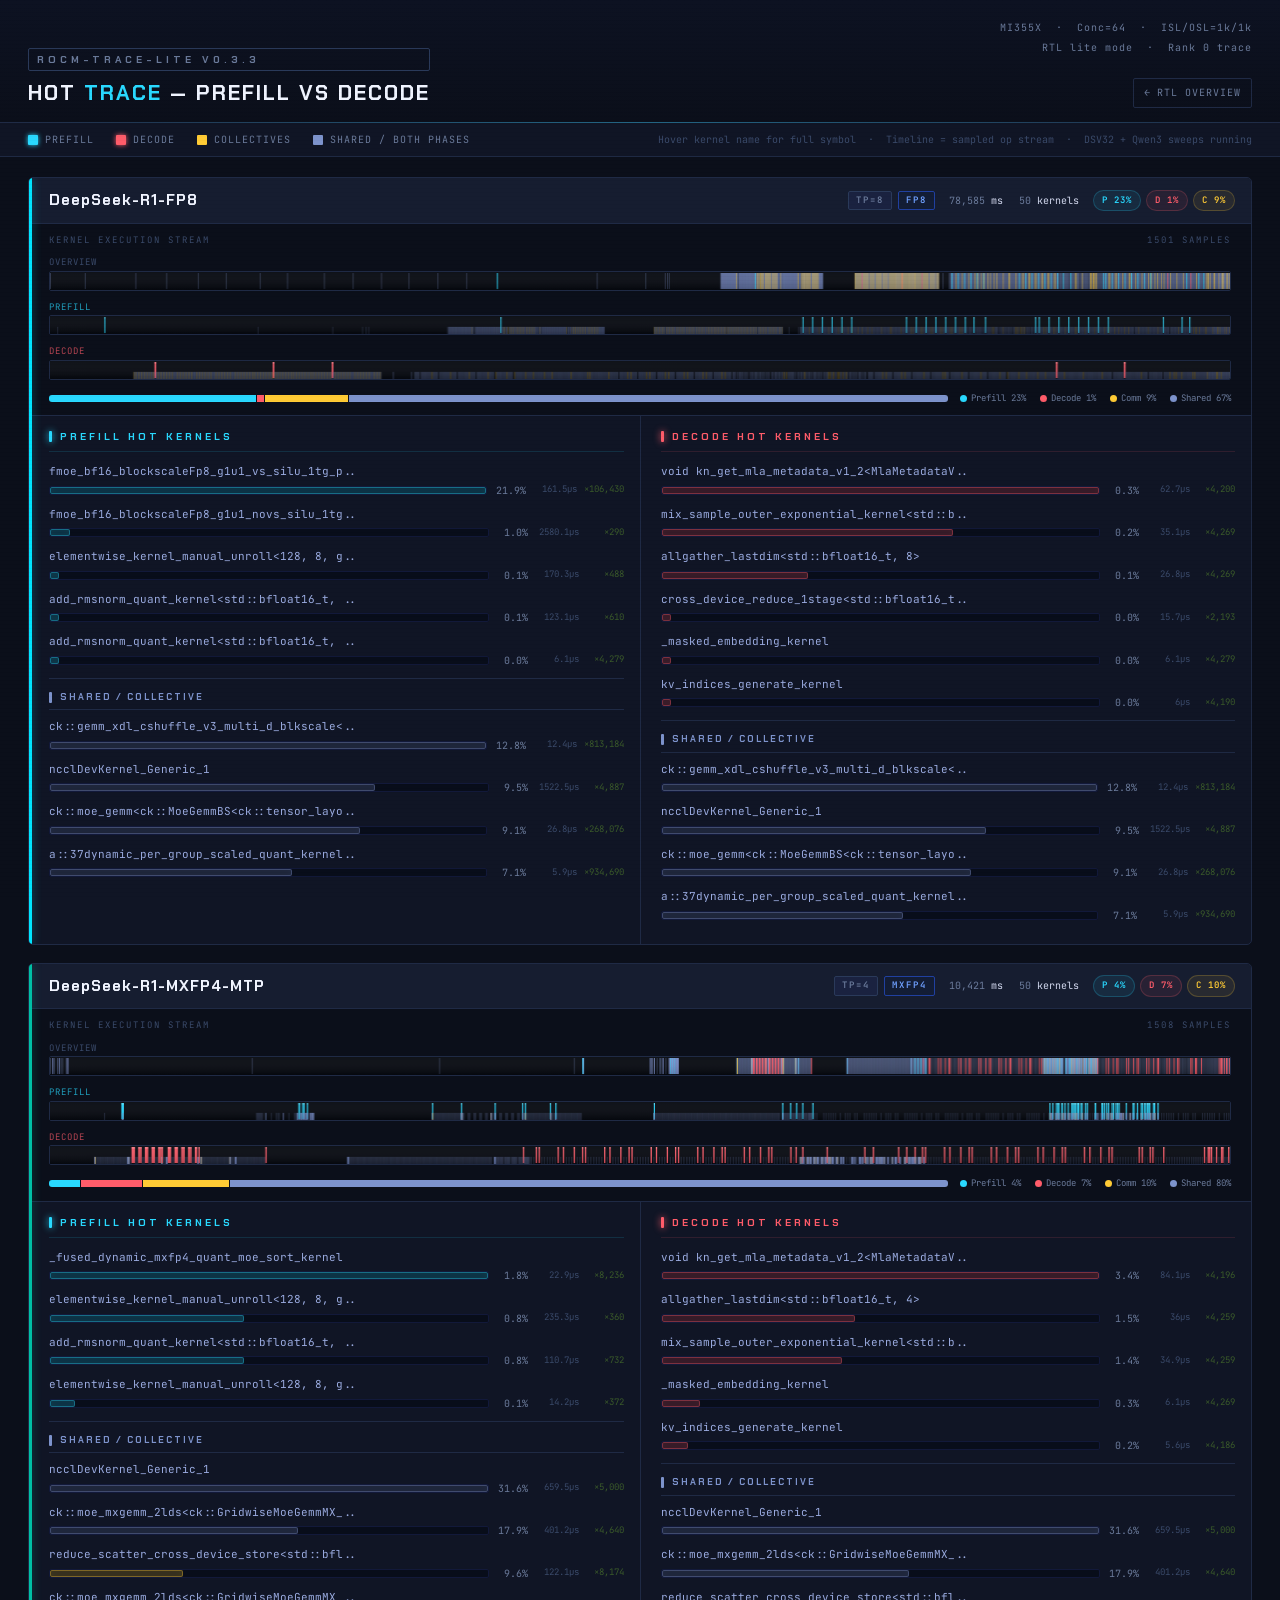
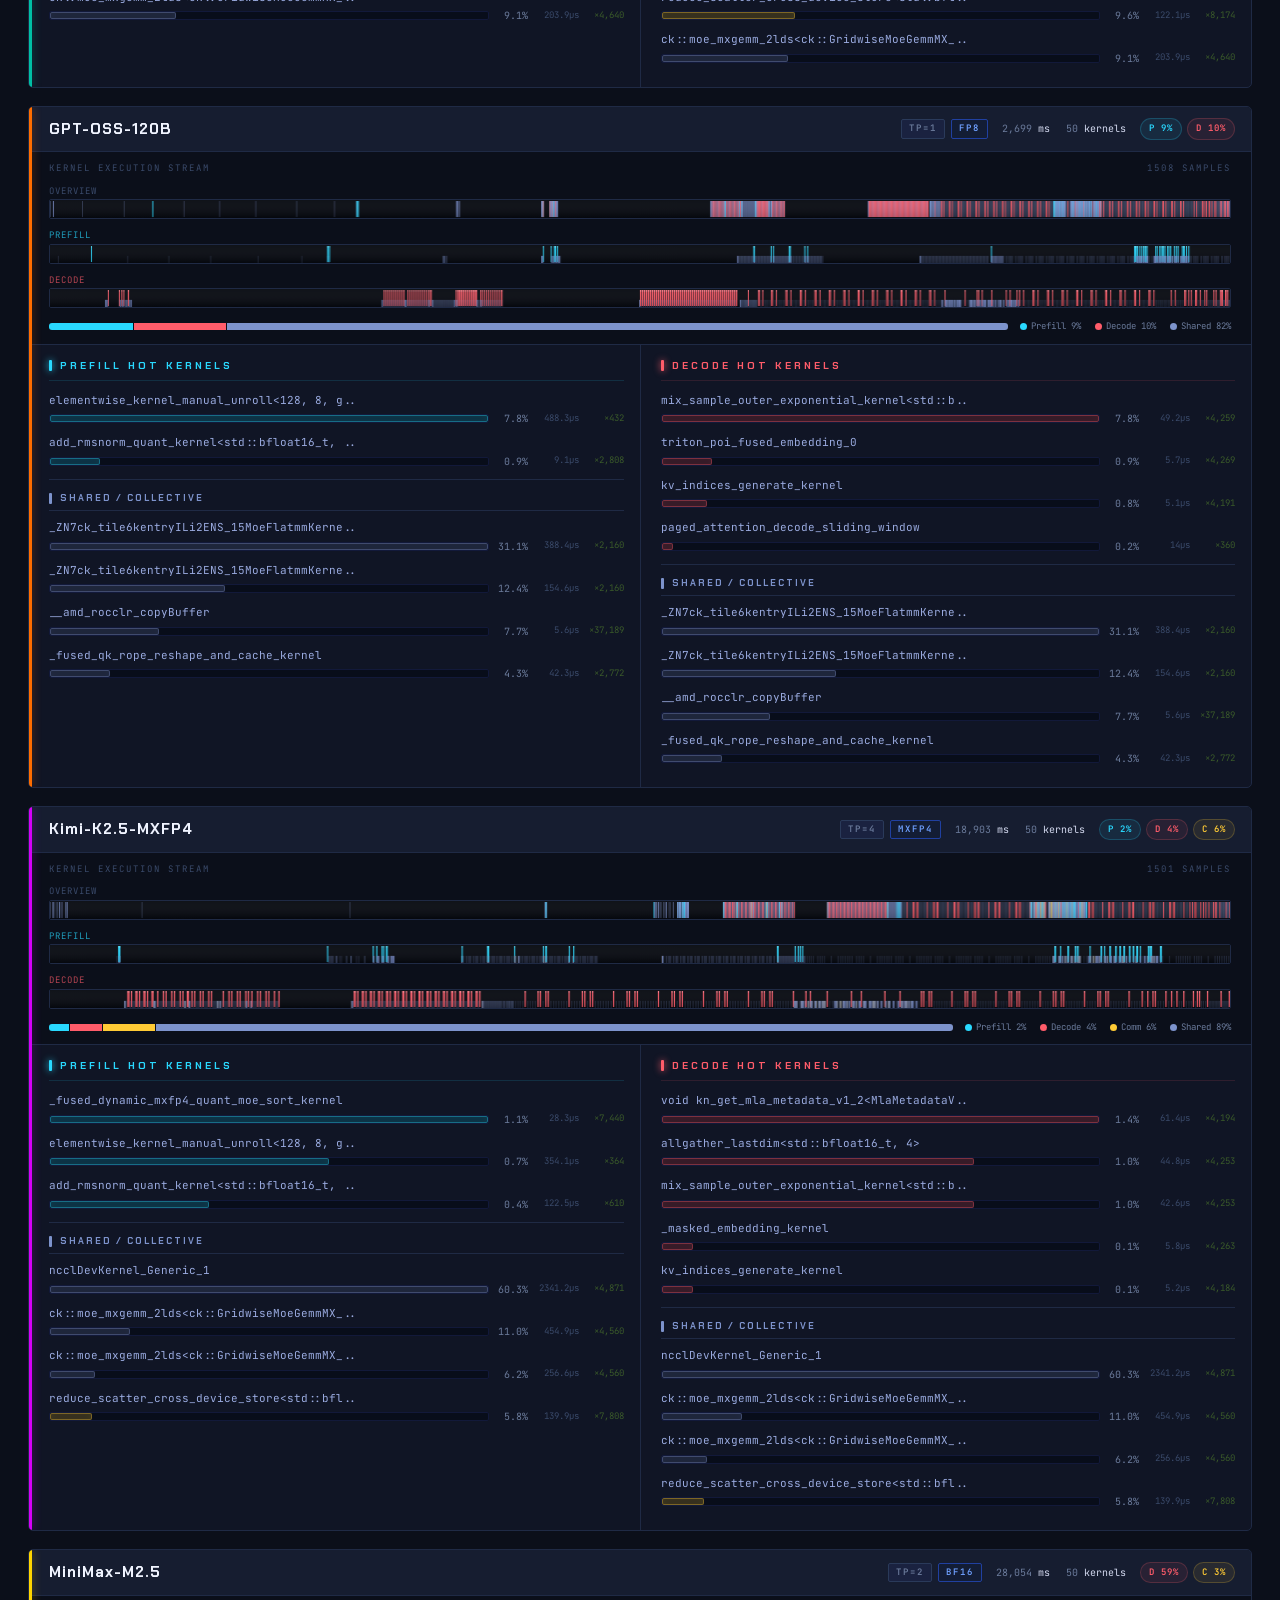
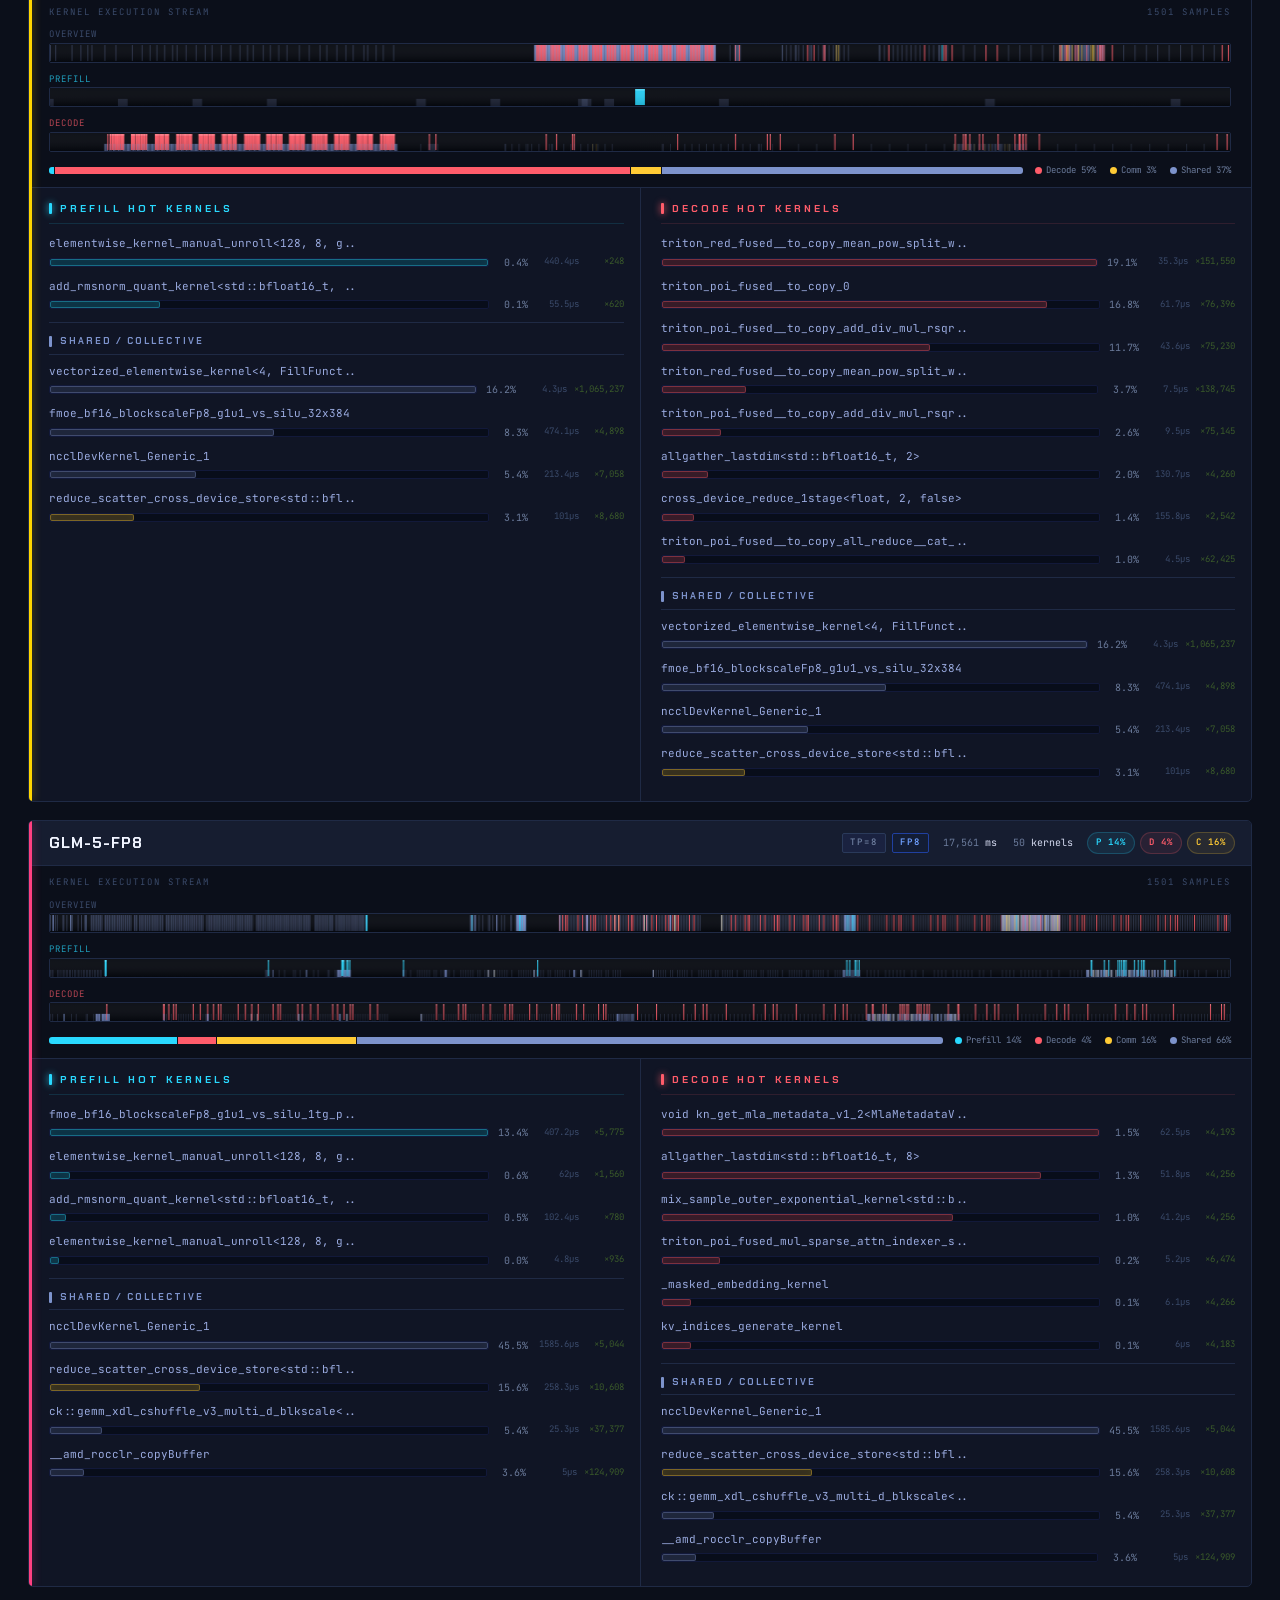
<file: docs/extra/samples/hot_trace.html>
<!DOCTYPE html>
<html lang="en">
<head>
<meta charset="utf-8">
<title>RTL Hot Trace — GPU Kernel Profiler</title>
<link rel="preconnect" href="https://fonts.googleapis.com">
<link href="https://fonts.googleapis.com/css2?family=Chakra+Petch:wght@300;400;600;700&family=JetBrains+Mono:wght@300;400;500&display=swap" rel="stylesheet">
<style>
:root {
  --bg:       #0b0f1a;
  --bg2:      #101525;
  --bg3:      #161d30;
  --border:   #1f2a45;
  --border2:  #2a3a5a;
  --text:     #d4daf0;
  --muted:    #6a7a9a;
  --dim:      #3a4a6a;
  --prefill:  #29d9ff;
  --decode:   #ff5c6a;
  --comm:     #ffcb35;
  --shared:   #7d93cc;
  --white:    #f0f4ff;
}
*,*::before,*::after{box-sizing:border-box;margin:0;padding:0}
body{background:var(--bg);color:var(--text);font-family:'JetBrains Mono',monospace;font-size:13px;line-height:1.5;min-height:100vh}
body::before{content:'';position:fixed;inset:0;z-index:9999;pointer-events:none;background:repeating-linear-gradient(0deg,transparent,transparent 3px,rgba(0,0,0,0.02) 3px,rgba(0,0,0,0.02) 4px)}

/* HEADER */
header{border-bottom:1px solid var(--border);padding:18px 28px 14px;display:flex;align-items:flex-end;gap:28px;background:linear-gradient(180deg,#0d1222 0%,var(--bg) 100%);position:relative}
header::after{content:'';position:absolute;bottom:-1px;left:0;right:0;height:1px;background:linear-gradient(90deg,transparent,#29d9ff55,transparent)}
.logo-mark{font-family:'Chakra Petch',sans-serif;font-size:10px;font-weight:700;letter-spacing:4px;color:var(--muted);text-transform:uppercase;border:1px solid var(--border2);padding:3px 8px;border-radius:2px}
h1{font-family:'Chakra Petch',sans-serif;font-size:21px;font-weight:700;letter-spacing:2px;color:var(--white);text-transform:uppercase;margin-top:6px}
h1 span{color:var(--prefill)}
.header-right{margin-left:auto;text-align:right;font-size:10px;color:var(--muted);letter-spacing:1px;line-height:2}
.back-link{display:inline-flex;align-items:center;gap:6px;color:var(--muted);text-decoration:none;font-size:10px;letter-spacing:1px;text-transform:uppercase;border:1px solid var(--border);padding:4px 10px;border-radius:2px;transition:all .15s}
.back-link:hover{color:var(--white);border-color:var(--border2);background:var(--bg3)}
.back-link::before{content:'←  '}

/* LEGEND */
.legend-bar{display:flex;align-items:center;gap:22px;padding:9px 28px;border-bottom:1px solid var(--border);background:var(--bg2)}
.leg{display:flex;align-items:center;gap:7px;font-size:10px;color:var(--muted);letter-spacing:1px;text-transform:uppercase}
.leg-sq{width:10px;height:10px;border-radius:1px;flex-shrink:0}
.legend-bar .hint{margin-left:auto;font-size:10px;color:var(--dim)}

/* MAIN */
.container{padding:20px 28px;display:flex;flex-direction:column;gap:18px}

/* CARD */
.card{border:1px solid var(--border);border-radius:5px;overflow:hidden;background:var(--bg2);position:relative;transition:border-color .2s}
.card:hover{border-color:var(--border2)}
.card-accent{position:absolute;top:0;left:0;bottom:0;width:3px}

/* Card header */
.card-head{display:flex;align-items:center;gap:14px;padding:11px 16px 11px 20px;border-bottom:1px solid var(--border);background:var(--bg3);flex-wrap:wrap}
.model-title{font-family:'Chakra Petch',sans-serif;font-size:15px;font-weight:700;color:var(--white);letter-spacing:1px;flex:1;min-width:200px}
.tags{display:flex;gap:6px}
.tag{font-size:9px;font-weight:600;letter-spacing:2px;padding:2px 7px;border-radius:2px;text-transform:uppercase}
.tag-tp{background:#1a2240;color:var(--muted);border:1px solid var(--border2)}
.tag-qt{background:#131d35;color:#6fa0ff;border:1px solid #2040a0}
.card-stats{display:flex;gap:16px;font-size:10px;color:var(--muted)}
.stat-v{color:var(--text)}
.pills{display:flex;gap:5px}
.pill{font-size:9px;letter-spacing:1px;font-weight:600;padding:3px 8px;border-radius:20px;text-transform:uppercase}
.pill-p{background:#29d9ff14;color:var(--prefill);border:1px solid #29d9ff35}
.pill-d{background:#ff5c6a14;color:var(--decode);border:1px solid #ff5c6a35}
.pill-c{background:#ffcb3514;color:var(--comm);border:1px solid #ffcb3535}

/* Timeline */
.tl-section{padding:10px 20px 6px;background:var(--bg)}
.tl-label{font-size:9px;color:var(--dim);letter-spacing:2px;text-transform:uppercase;margin-bottom:5px;display:flex;justify-content:space-between}
canvas.tl{width:100%;height:20px;display:block;border-radius:2px;border:1px solid var(--border);background:#060910}
.tl-row{margin-bottom:5px}

/* Breakdown */
.bk-row{display:flex;align-items:center;gap:12px;padding:6px 20px 10px;background:var(--bg)}
.bk-bar{flex:1;height:7px;display:flex;border-radius:3px;overflow:hidden;gap:1px}
.bk-seg{height:100%}
.bk-labs{display:flex;gap:14px}
.bk-lab{display:flex;align-items:center;gap:4px;font-size:9px;color:var(--muted)}
.bk-dot{width:7px;height:7px;border-radius:50%;flex-shrink:0}

/* Kernel columns */
.kernels{display:grid;grid-template-columns:1fr 1fr;border-top:1px solid var(--border)}
.kcol{padding:13px 16px 13px 20px}
.kcol+.kcol{border-left:1px solid var(--border)}
.kcol-head{display:flex;align-items:center;gap:8px;font-family:'Chakra Petch',sans-serif;font-size:10px;font-weight:700;letter-spacing:3px;text-transform:uppercase;margin-bottom:11px;padding-bottom:7px;border-bottom:1px solid}
.kcol-head::before{content:'';width:3px;height:11px;border-radius:1px;flex-shrink:0}
.pf-head{color:var(--prefill);border-color:#29d9ff22}
.pf-head::before{background:var(--prefill);box-shadow:0 0 7px var(--prefill)}
.dc-head{color:var(--decode);border-color:#ff5c6a22}
.dc-head::before{background:var(--decode);box-shadow:0 0 7px var(--decode)}
.sh-head{color:var(--shared);border-color:var(--border);font-size:9px;letter-spacing:2px;margin-top:10px;margin-bottom:8px;padding-bottom:5px}
.sh-head::before{background:var(--shared)}

/* Kernel entry */
.ke{margin-bottom:8px}
.ke-name{font-size:11px;color:#9aabe0;white-space:nowrap;overflow:hidden;text-overflow:ellipsis;max-width:100%;margin-bottom:3px;cursor:default;transition:color .1s}
.ke-name:hover{color:var(--text)}
.ke-row{display:flex;align-items:center;gap:7px}
.ke-bg{flex:1;height:9px;background:#080d1a;border-radius:2px;overflow:hidden;border:1px solid #12193a}
.ke-bar{height:100%;border-radius:2px}
.ke-pct{font-size:10px;color:var(--muted);min-width:32px;text-align:right}
.ke-avg{font-size:9px;color:var(--dim);min-width:44px;text-align:right}
.ke-calls{font-size:9px;color:#3a5a2a;min-width:38px;text-align:right}
.no-ker{color:var(--dim);font-size:11px;font-style:italic;padding:8px 0}
.sh-divider{border-top:1px solid var(--border);margin-top:10px;padding-top:2px}

/* Tooltip */
#tip{position:fixed;z-index:9998;pointer-events:none;background:var(--bg3);border:1px solid var(--border2);padding:6px 10px;border-radius:3px;font-size:10px;color:var(--text);max-width:500px;word-break:break-all;display:none;line-height:1.7}

@media(max-width:820px){.kernels{grid-template-columns:1fr}.kcol+.kcol{border-left:none;border-top:1px solid var(--border)}}

/* Stagger in */
.card{animation:cardIn .35s ease both}
.card:nth-child(1){animation-delay:0.06s}
.card:nth-child(2){animation-delay:0.12s}
.card:nth-child(3){animation-delay:0.18s}
.card:nth-child(4){animation-delay:0.24s}
.card:nth-child(5){animation-delay:0.30s}
.card:nth-child(6){animation-delay:0.36s}
.card:nth-child(7){animation-delay:0.42s}
.card:nth-child(8){animation-delay:0.48s}
.card:nth-child(9){animation-delay:0.54s}
.card:nth-child(10){animation-delay:0.60s}
@keyframes cardIn{from{opacity:0;transform:translateY(10px)}to{opacity:1;transform:translateY(0)}}
</style>
</head>
<body>
<div id="tip"></div>
<header>
  <div>
    <div class="logo-mark">rocm-trace-lite v0.3.3</div>
    <h1>Hot <span>Trace</span> &mdash; Prefill vs Decode</h1>
  </div>
  <div class="header-right">
    MI355X &nbsp;&middot;&nbsp; Conc=64 &nbsp;&middot;&nbsp; ISL/OSL=1k/1k<br>
    RTL lite mode &nbsp;&middot;&nbsp; Rank 0 trace
    <br><br>
    <a class="back-link" href="index.html">RTL Overview</a>
  </div>
</header>
<div class="legend-bar">
  <div class="leg"><div class="leg-sq" style="background:#29d9ff;box-shadow:0 0 5px #29d9ff"></div>Prefill</div>
  <div class="leg"><div class="leg-sq" style="background:#ff5c6a;box-shadow:0 0 5px #ff5c6a"></div>Decode</div>
  <div class="leg"><div class="leg-sq" style="background:#ffcb35"></div>Collectives</div>
  <div class="leg"><div class="leg-sq" style="background:#7d93cc"></div>Shared / both phases</div>
  <div class="hint">Hover kernel name for full symbol &nbsp;&middot;&nbsp; Timeline = sampled op stream &nbsp;&middot;&nbsp; DSV32 + Qwen3 sweeps running</div>
</div>
<div class="container" id="root"></div>
<script>
const MODELS=[{"name":"DeepSeek-R1-FP8","tp":8,"quant":"FP8","accent":"#00E5FF","total_ms":78585,"kernel_count":50,"breakdown":{"prefill":23.1,"decode":0.8,"comm":9.3,"shared":66.9},"prefill":[{"name":"fmoe_bf16_blockscaleFp8_g1u1_vs_silu_1tg_p..","full":"aiter::fmoe_bf16_blockscaleFp8_g1u1_vs_silu_1tg_ps_32x256","phase":"prefill","pct":21.9,"avg_us":161.5,"calls":106430,"total_ms":17188.0},{"name":"fmoe_bf16_blockscaleFp8_g1u1_novs_silu_1tg..","full":"aiter::fmoe_bf16_blockscaleFp8_g1u1_novs_silu_1tg_ps_32x256","phase":"prefill","pct":1.0,"avg_us":2580.1,"calls":290,"total_ms":748.2},{"name":"elementwise_kernel_manual_unroll&lt;128, 8, g..","full":"at::native::elementwise_kernel_manual_unroll&lt;128, 8, at::native::gpu_kernel_impl_nocast&lt;at","phase":"prefill","pct":0.1,"avg_us":170.3,"calls":488,"total_ms":83.1},{"name":"add_rmsnorm_quant_kernel&lt;std::bfloat16_t, ..","full":"aiter::add_rmsnorm_quant_kernel&lt;std::bfloat16_t, std::bfloat16_t, 256, 32, true, false, tr","phase":"prefill","pct":0.1,"avg_us":123.1,"calls":610,"total_ms":75.1},{"name":"add_rmsnorm_quant_kernel&lt;std::bfloat16_t, ..","full":"aiter::add_rmsnorm_quant_kernel&lt;std::bfloat16_t, std::bfloat16_t, 256, 32, false, false, t","phase":"prefill","pct":0.0,"avg_us":6.1,"calls":4279,"total_ms":25.9}],"decode":[{"name":"void kn_get_mla_metadata_v1_2&lt;MlaMetadataV..","full":"void kn_get_mla_metadata_v1_2&lt;MlaMetadataV12Traits&lt;128, false, 1, true, false&gt; &gt;","phase":"decode","pct":0.3,"avg_us":62.7,"calls":4200,"total_ms":263.4},{"name":"mix_sample_outer_exponential_kernel&lt;std::b..","full":"aiter::mix_sample_outer_exponential_kernel&lt;std::bfloat16_t, 1024, 4, true&gt;","phase":"decode","pct":0.2,"avg_us":35.1,"calls":4269,"total_ms":149.8},{"name":"allgather_lastdim&lt;std::bfloat16_t, 8&gt;","full":"aiter::allgather_lastdim&lt;std::bfloat16_t, 8&gt;","phase":"decode","pct":0.1,"avg_us":26.8,"calls":4269,"total_ms":114.4},{"name":"cross_device_reduce_1stage&lt;std::bfloat16_t..","full":"aiter::cross_device_reduce_1stage&lt;std::bfloat16_t, 8, false&gt;","phase":"decode","pct":0.0,"avg_us":15.7,"calls":2193,"total_ms":34.5},{"name":"_masked_embedding_kernel","full":"_masked_embedding_kernel","phase":"decode","pct":0.0,"avg_us":6.1,"calls":4279,"total_ms":26.2},{"name":"kv_indices_generate_kernel","full":"kv_indices_generate_kernel","phase":"decode","pct":0.0,"avg_us":6.0,"calls":4190,"total_ms":25.2}],"shared":[{"name":"ck::gemm_xdl_cshuffle_v3_multi_d_blkscale&lt;..","full":"ck::kernel_gemm_xdl_cshuffle_v3_multi_d_blockscale_b_preshuffle&lt;ck::GridwiseGemmMultiD_blo","phase":"shared","pct":12.8,"avg_us":12.4,"calls":813184,"total_ms":10078.6},{"name":"ncclDevKernel_Generic_1","full":"ncclDevKernel_Generic_1","phase":"shared","pct":9.5,"avg_us":1522.5,"calls":4887,"total_ms":7440.4},{"name":"ck::moe_gemm&lt;ck::MoeGemmBS&lt;ck::tensor_layo..","full":"ck::kernel_moe_gemm&lt;ck::GridwiseMoeGemmBlockScale&lt;ck::tensor_layout::gemm::RowMajor, ck::t","phase":"shared","pct":9.1,"avg_us":26.8,"calls":268076,"total_ms":7175.6},{"name":"a::37dynamic_per_group_scaled_quant_kernel..","full":"_ZN5aiter37dynamic_per_group_scaled_quant_kernelIDF16bDB8_Li32EEEvPT0_PfPKT_PKfiliibPKii","phase":"shared","pct":7.1,"avg_us":5.9,"calls":934690,"total_ms":5549.9},{"name":"reduce_scatter_cross_device_store&lt;std::bfl..","full":"aiter::reduce_scatter_cross_device_store&lt;std::bfloat16_t, 8&gt;","phase":"comm","pct":5.0,"avg_us":16.0,"calls":247050,"total_ms":3943.8}],"segs":[[0.0,0.05,3],[2.94,0.05,3],[7.231,0.05,3],[9.845,0.05,3],[12.527,0.05,3],[14.896,0.05,3],[17.772,0.05,3],[20.085,0.05,3],[23.21,0.05,3],[25.646,0.05,3],[28.05,0.05,3],[30.377,0.05,3],[32.825,0.05,3],[35.269,0.05,3],[37.871,0.05,0],[46.326,0.05,3],[50.448,0.05,3],[52.095,0.05,3],[52.29,0.05,3],[52.434,0.05,3],[56.783,0.05,3],[56.833,0.05,3],[56.853,0.05,3],[56.873,0.05,3],[56.894,0.05,3],[56.914,0.05,3],[56.935,0.05,3],[56.955,0.05,3],[56.975,0.05,3],[56.995,0.05,3],[57.016,0.05,3],[57.036,0.05,3],[57.057,0.05,3],[57.077,0.05,3],[57.098,0.05,3],[57.118,0.05,3],[57.138,0.05,3],[57.159,0.05,3],[57.179,0.05,3],[57.2,0.05,3],[57.22,0.05,3],[57.24,0.05,3],[57.261,0.05,3],[57.281,0.05,3],[57.301,0.05,3],[57.322,0.05,3],[57.342,0.05,3],[57.363,0.05,3],[57.383,0.05,3],[57.404,0.05,3],[57.424,0.05,3],[57.444,0.05,3],[57.465,0.05,3],[57.485,0.05,3],[57.506,0.05,3],[57.526,0.05,3],[57.546,0.05,3],[57.567,0.05,3],[57.587,0.05,3],[57.607,0.05,3],[57.628,0.05,3],[57.648,0.05,3],[57.669,0.05,3],[57.689,0.05,3],[57.709,0.05,3],[57.73,0.05,3],[57.75,0.05,3],[57.771,0.05,3],[57.791,0.05,3],[57.812,0.05,3],[57.832,0.05,3],[57.852,0.05,3],[57.873,0.05,3],[57.894,0.05,3],[57.914,0.05,3],[57.935,0.05,3],[57.956,0.05,3],[57.976,0.05,3],[57.997,0.05,3],[58.017,0.05,3],[58.038,0.05,3],[58.058,0.05,3],[58.079,0.05,3],[58.099,0.05,3],[58.119,0.05,3],[58.14,0.05,2],[58.16,0.05,3],[58.181,0.05,3],[58.201,0.05,3],[58.222,0.05,3],[58.289,0.05,3],[58.327,0.05,3],[58.348,0.05,3],[58.37,0.05,3],[58.391,0.05,3],[58.412,0.05,3],[58.434,0.05,3],[58.455,0.05,3],[58.477,0.05,3],[58.498,0.05,3],[58.519,0.05,3],[58.541,0.05,3],[58.562,0.05,3],[58.583,0.05,3],[58.605,0.05,3],[58.626,0.05,3],[58.647,0.05,3],[58.669,0.05,3],[58.69,0.05,3],[58.711,0.05,3],[58.733,0.05,3],[58.754,0.05,3],[58.775,0.05,3],[58.797,0.05,3],[58.818,0.05,3],[58.839,0.05,3],[58.86,0.05,3],[58.882,0.05,3],[58.903,0.05,3],[58.925,0.05,3],[58.946,0.05,3],[58.967,0.05,3],[58.988,0.05,3],[59.01,0.05,3],[59.031,0.05,3],[59.053,0.05,3],[59.074,0.05,3],[59.095,0.05,3],[59.117,0.05,3],[59.138,0.05,3],[59.159,0.05,3],[59.181,0.05,3],[59.202,0.05,3],[59.224,0.05,3],[59.245,0.05,3],[59.266,0.05,3],[59.287,0.05,3],[59.309,0.05,3],[59.33,0.05,3],[59.351,0.05,3],[59.373,0.05,3],[59.394,0.05,3],[59.415,0.05,3],[59.436,0.05,3],[59.458,0.05,3],[59.479,0.05,3],[59.501,0.05,3],[59.522,0.05,3],[59.543,0.05,3],[59.565,0.05,3],[59.586,0.05,3],[59.607,0.05,3],[59.629,0.05,3],[59.65,0.05,3],[59.672,0.05,3],[59.693,0.05,3],[59.714,0.05,3],[59.736,0.05,0],[59.758,0.05,3],[59.779,0.05,3],[59.813,0.05,3],[59.84,0.05,3],[59.861,0.05,3],[59.882,0.05,2],[59.904,0.05,3],[59.925,0.05,3],[59.947,0.05,3],[59.968,0.05,2],[60.007,0.05,3],[60.029,0.05,3],[60.05,0.05,3],[60.072,0.05,3],[60.093,0.05,3],[60.114,0.05,2],[60.175,0.05,2],[60.196,0.05,3],[60.217,0.05,3],[60.239,0.05,3],[60.26,0.05,2],[60.281,0.05,3],[60.303,0.05,3],[60.324,0.05,3],[60.345,0.05,2],[60.366,0.05,3],[60.388,0.05,3],[60.409,0.05,3],[60.43,0.05,2],[60.451,0.05,3],[60.473,0.05,3],[60.494,0.05,3],[60.515,0.05,3],[60.536,0.05,3],[60.558,0.05,3],[60.579,0.05,2],[60.6,0.05,3],[60.621,0.05,3],[60.642,0.05,3],[60.663,0.05,2],[60.685,0.05,3],[60.706,0.05,3],[60.727,0.05,3],[60.748,0.05,2],[60.77,0.05,3],[60.791,0.05,3],[60.812,0.05,3],[60.833,0.05,2],[60.855,0.05,3],[60.876,0.05,3],[60.897,0.05,3],[60.919,0.05,2],[60.94,0.05,3],[60.961,0.05,3],[60.983,0.05,3],[61.004,0.05,2],[61.025,0.05,3],[61.046,0.05,3],[61.068,0.05,3],[61.089,0.05,3],[61.111,0.05,3],[61.132,0.05,3],[61.153,0.05,2],[61.174,0.05,3],[61.195,0.05,3],[61.217,0.05,3],[61.238,0.05,2],[61.259,0.05,3],[61.28,0.05,3],[61.302,0.05,3],[61.323,0.05,2],[61.344,0.05,3],[61.366,0.05,3],[61.387,0.05,3],[61.409,0.05,2],[61.43,0.05,3],[61.451,0.05,3],[61.472,0.05,3],[61.493,0.05,2],[61.515,0.05,3],[61.536,0.05,3],[61.557,0.05,3],[61.579,0.05,2],[61.6,0.05,3],[61.621,0.05,3],[61.643,0.05,3],[61.664,0.05,3],[61.685,0.05,3],[61.707,0.05,3],[61.746,0.05,3],[61.767,0.05,3],[61.788,0.05,3],[61.825,0.05,3],[61.847,0.05,3],[61.868,0.05,3],[61.889,0.05,2],[61.911,0.05,3],[61.932,0.05,3],[61.954,0.05,3],[61.991,0.05,3],[62.012,0.05,3],[62.033,0.05,3],[62.055,0.05,3],[62.076,0.05,3],[62.097,0.05,3],[62.119,0.05,3],[62.14,0.05,3],[62.162,0.05,3],[62.183,0.05,3],[62.204,0.05,3],[62.225,0.05,3],[62.247,0.05,3],[62.268,0.05,3],[62.29,0.05,3],[62.311,0.05,3],[62.333,0.05,3],[62.354,0.05,3],[62.375,0.05,3],[62.397,0.05,3],[62.418,0.05,3],[62.439,0.05,3],[62.461,0.05,3],[62.482,0.05,3],[62.503,0.05,3],[62.525,0.05,3],[62.546,0.05,3],[62.567,0.05,3],[62.589,0.05,3],[62.61,0.05,3],[62.631,0.05,3],[62.653,0.05,3],[62.674,0.05,3],[62.695,0.05,3],[62.717,0.05,3],[62.738,0.05,3],[62.759,0.05,3],[62.781,0.05,3],[62.802,0.05,3],[62.823,0.05,3],[62.845,0.05,3],[62.866,0.05,3],[62.888,0.05,3],[62.909,0.05,3],[62.931,0.05,3],[62.952,0.05,3],[62.974,0.05,3],[62.995,0.05,3],[63.016,0.05,3],[63.037,0.05,3],[63.059,0.05,3],[63.08,0.05,3],[63.101,0.05,3],[63.123,0.05,3],[63.144,0.05,3],[63.165,0.05,3],[63.187,0.05,3],[63.208,0.05,3],[63.23,0.05,3],[63.251,0.05,3],[63.273,0.05,3],[63.294,0.05,3],[63.315,0.05,3],[63.336,0.05,3],[63.358,0.05,2],[63.397,0.05,3],[63.434,0.05,3],[63.456,0.05,3],[63.478,0.05,3],[63.499,0.05,3],[63.536,0.05,3],[63.557,0.05,3],[63.579,0.05,3],[63.6,0.05,3],[63.637,0.05,3],[63.658,0.05,2],[63.68,0.05,3],[63.701,0.05,3],[63.723,0.05,3],[63.744,0.05,2],[63.766,0.05,3],[63.787,0.05,3],[63.808,0.05,3],[63.83,0.05,2],[63.851,0.05,3],[63.872,0.05,2],[63.894,0.05,3],[63.915,0.05,3],[63.937,0.05,3],[63.958,0.05,3],[63.979,0.05,2],[64.0,0.05,3],[64.022,0.05,3],[64.043,0.05,3],[64.065,0.05,2],[64.086,0.05,3],[64.107,0.05,3],[64.128,0.05,3],[64.15,0.05,2],[64.171,0.05,3],[64.193,0.05,3],[64.214,0.05,3],[64.235,0.05,2],[64.257,0.05,3],[64.278,0.05,3],[64.3,0.05,3],[64.321,0.05,2],[64.343,0.05,3],[64.364,0.05,3],[64.386,0.05,3],[64.407,0.05,2],[64.429,0.05,3],[64.45,0.05,3],[64.472,0.05,3],[64.493,0.05,3],[64.514,0.05,3],[64.536,0.05,3],[64.557,0.05,2],[64.578,0.05,3],[64.599,0.05,3],[64.621,0.05,3],[64.642,0.05,2],[64.664,0.05,3],[64.685,0.05,3],[64.707,0.05,3],[64.728,0.05,2],[64.75,0.05,3],[64.771,0.05,3],[64.793,0.05,3],[64.814,0.05,2],[64.836,0.05,3],[64.857,0.05,3],[64.879,0.05,3],[64.9,0.05,2],[64.922,0.05,3],[64.943,0.05,3],[64.965,0.05,3],[64.986,0.05,2],[65.008,0.05,3],[65.029,0.05,3],[65.05,0.05,3],[65.072,0.05,3],[65.093,0.05,2],[65.114,0.05,3],[65.136,0.05,3],[65.157,0.05,3],[65.178,0.05,3],[65.198,0.05,3],[65.219,0.05,3],[65.239,0.05,3],[65.26,0.05,3],[65.281,0.05,3],[65.302,0.05,3],[65.323,0.05,3],[65.343,0.05,3],[65.364,0.05,3],[65.384,0.05,3],[65.405,0.05,3],[65.425,0.05,3],[65.446,0.05,3],[68.181,0.05,2],[68.201,0.05,3],[68.222,0.05,3],[68.242,0.05,2],[68.263,0.05,3],[68.284,0.05,3],[68.304,0.05,3],[68.324,0.05,2],[68.345,0.05,3],[68.365,0.05,3],[68.385,0.05,3],[68.406,0.05,2],[68.427,0.05,3],[68.447,0.05,3],[68.468,0.05,3],[68.488,0.05,2],[68.508,0.05,3],[68.529,0.05,3],[68.549,0.05,3],[68.57,0.05,2],[68.59,0.05,3],[68.611,0.05,3],[68.631,0.05,3],[68.652,0.05,2],[68.672,0.05,3],[68.693,0.05,3],[68.714,0.05,3],[68.734,0.05,2],[68.754,0.05,3],[68.775,0.05,3],[68.795,0.05,1],[68.816,0.05,3],[68.836,0.05,3],[68.857,0.05,3],[68.877,0.05,2],[68.897,0.05,3],[68.918,0.05,3],[68.938,0.05,3],[68.959,0.05,2],[68.979,0.05,3],[69.0,0.05,3],[69.02,0.05,3],[69.041,0.05,2],[69.061,0.05,3],[69.081,0.05,3],[69.102,0.05,3],[69.123,0.05,2],[69.143,0.05,3],[69.164,0.05,3],[69.184,0.05,3],[69.205,0.05,2],[69.225,0.05,3],[69.246,0.05,3],[69.267,0.05,3],[69.287,0.05,2],[69.308,0.05,3],[69.329,0.05,3],[69.35,0.05,3],[69.37,0.05,3],[69.391,0.05,3],[69.411,0.05,3],[69.432,0.05,2],[69.452,0.05,3],[69.473,0.05,3],[69.493,0.05,3],[69.514,0.05,2],[69.534,0.05,3],[69.555,0.05,3],[69.576,0.05,3],[69.596,0.05,2],[69.617,0.05,3],[69.638,0.05,3],[69.658,0.05,3],[69.679,0.05,2],[69.699,0.05,3],[69.72,0.05,3],[69.74,0.05,3],[69.761,0.05,2],[69.781,0.05,3],[69.802,0.05,3],[69.822,0.05,3],[69.843,0.05,2],[69.863,0.05,3],[69.884,0.05,3],[69.905,0.05,3],[69.925,0.05,3],[69.945,0.05,3],[69.966,0.05,3],[69.987,0.05,2],[70.007,0.05,3],[70.028,0.05,3],[70.048,0.05,3],[70.069,0.05,2],[70.089,0.05,3],[70.11,0.05,3],[70.13,0.05,3],[70.15,0.05,2],[70.171,0.05,3],[70.192,0.05,3],[70.212,0.05,3],[70.233,0.05,2],[70.253,0.05,3],[70.274,0.05,3],[70.294,0.05,3],[70.315,0.05,2],[70.335,0.05,3],[70.356,0.05,3],[70.376,0.05,3],[70.397,0.05,2],[70.418,0.05,3],[70.438,0.05,3],[70.459,0.05,3],[70.48,0.05,3],[70.5,0.05,3],[70.521,0.05,3],[70.541,0.05,2],[70.562,0.05,3],[70.583,0.05,3],[70.603,0.05,3],[70.624,0.05,2],[70.644,0.05,3],[70.665,0.05,3],[70.685,0.05,3],[70.706,0.05,2],[70.727,0.05,3],[70.747,0.05,3],[70.768,0.05,3],[70.789,0.05,2],[70.809,0.05,3],[70.83,0.05,3],[70.85,0.05,3],[70.871,0.05,2],[70.892,0.05,3],[70.912,0.05,3],[70.933,0.05,3],[70.953,0.05,2],[70.974,0.05,3],[70.995,0.05,3],[71.015,0.05,3],[71.036,0.05,3],[71.057,0.05,3],[71.077,0.05,3],[71.097,0.05,2],[71.118,0.05,3],[71.139,0.05,3],[71.159,0.05,3],[71.18,0.05,2],[71.201,0.05,3],[71.221,0.05,3],[71.241,0.05,3],[71.262,0.05,2],[71.283,0.05,3],[71.303,0.05,3],[71.324,0.05,3],[71.344,0.05,2],[71.365,0.05,3],[71.385,0.05,3],[71.406,0.05,3],[71.426,0.05,2],[71.447,0.05,3],[71.468,0.05,3],[71.488,0.05,3],[71.509,0.05,2],[71.53,0.05,3],[71.55,0.05,3],[71.571,0.05,3],[71.592,0.05,2],[71.612,0.05,3],[71.633,0.05,3],[71.653,0.05,2],[71.674,0.05,3],[71.695,0.05,3],[71.716,0.05,3],[71.737,0.05,2],[71.757,0.05,3],[71.778,0.05,3],[71.799,0.05,3],[71.819,0.05,2],[71.84,0.05,3],[71.86,0.05,3],[71.881,0.05,3],[71.902,0.05,2],[71.922,0.05,3],[71.943,0.05,3],[71.963,0.05,3],[71.984,0.05,2],[72.005,0.05,3],[72.025,0.05,3],[72.046,0.05,3],[72.067,0.05,2],[72.088,0.05,3],[72.108,0.05,3],[72.129,0.05,3],[72.149,0.05,2],[72.17,0.05,3],[72.191,0.05,1],[72.211,0.05,2],[72.232,0.05,3],[72.253,0.05,3],[72.274,0.05,3],[72.294,0.05,2],[72.315,0.05,3],[72.335,0.05,3],[72.356,0.05,3],[72.377,0.05,2],[72.398,0.05,3],[72.418,0.05,3],[72.439,0.05,3],[72.459,0.05,2],[72.48,0.05,3],[72.501,0.05,3],[72.521,0.05,3],[72.542,0.05,2],[72.562,0.05,3],[72.583,0.05,3],[72.604,0.05,3],[72.625,0.05,2],[72.645,0.05,3],[72.666,0.05,3],[72.687,0.05,3],[72.707,0.05,2],[72.728,0.05,3],[72.749,0.05,3],[72.77,0.05,2],[72.79,0.05,3],[72.811,0.05,3],[72.831,0.05,3],[72.852,0.05,2],[72.873,0.05,3],[72.893,0.05,3],[72.914,0.05,3],[72.935,0.05,2],[72.955,0.05,3],[72.976,0.05,3],[72.996,0.05,3],[73.017,0.05,2],[73.037,0.05,3],[73.058,0.05,3],[73.079,0.05,3],[73.099,0.05,2],[73.12,0.05,3],[73.141,0.05,3],[73.161,0.05,3],[73.182,0.05,2],[73.203,0.05,3],[73.223,0.05,3],[73.244,0.05,3],[73.265,0.05,2],[73.285,0.05,3],[73.306,0.05,3],[73.327,0.05,2],[73.347,0.05,3],[73.368,0.05,3],[73.389,0.05,3],[73.409,0.05,2],[73.431,0.05,3],[73.452,0.05,3],[73.472,0.05,3],[73.493,0.05,2],[73.514,0.05,3],[73.534,0.05,3],[73.555,0.05,3],[73.576,0.05,2],[73.596,0.05,3],[73.617,0.05,3],[73.638,0.05,3],[73.658,0.05,2],[73.679,0.05,3],[73.7,0.05,3],[73.721,0.05,3],[73.742,0.05,2],[73.762,0.05,3],[73.783,0.05,3],[73.804,0.05,3],[73.825,0.05,2],[73.846,0.05,3],[73.867,0.05,3],[73.887,0.05,1],[73.908,0.05,3],[73.929,0.05,3],[73.949,0.05,3],[73.97,0.05,2],[73.991,0.05,3],[74.012,0.05,3],[74.033,0.05,3],[74.053,0.05,2],[74.074,0.05,3],[74.095,0.05,3],[74.115,0.05,3],[74.136,0.05,2],[74.157,0.05,3],[74.178,0.05,3],[74.198,0.05,3],[74.219,0.05,2],[74.24,0.05,3],[74.26,0.05,3],[74.281,0.05,3],[74.302,0.05,2],[74.323,0.05,3],[74.343,0.05,3],[74.364,0.05,3],[74.385,0.05,2],[74.406,0.05,3],[74.427,0.05,3],[74.447,0.05,3],[74.468,0.05,3],[74.488,0.05,3],[74.509,0.05,3],[74.53,0.05,2],[74.551,0.05,3],[74.572,0.05,3],[74.593,0.05,3],[74.614,0.05,2],[74.634,0.05,3],[74.655,0.05,3],[74.676,0.05,3],[74.697,0.05,2],[74.717,0.05,3],[74.738,0.05,3],[74.759,0.05,3],[74.779,0.05,2],[74.8,0.05,3],[74.821,0.05,3],[74.842,0.05,3],[74.863,0.05,2],[74.883,0.05,3],[74.904,0.05,3],[74.924,0.05,3],[74.945,0.05,2],[74.966,0.05,3],[74.987,0.05,3],[75.007,0.05,3],[75.028,0.05,3],[75.049,0.05,3],[75.07,0.05,3],[75.091,0.05,2],[75.112,0.05,3],[75.132,0.05,3],[75.153,0.05,3],[75.174,0.05,2],[75.195,0.05,3],[75.216,0.05,3],[75.236,0.05,3],[75.257,0.05,2],[75.278,0.05,3],[75.634,0.05,3],[76.159,0.05,3],[76.252,0.05,3],[76.282,0.05,3],[76.313,0.05,3],[76.344,0.05,3],[76.375,0.05,3],[76.405,0.05,0],[76.436,0.05,3],[76.467,0.05,3],[76.498,0.05,3],[76.529,0.05,3],[76.56,0.05,3],[76.591,0.05,3],[76.622,0.05,3],[76.653,0.05,3],[76.684,0.05,3],[76.716,0.05,3],[76.747,0.05,2],[76.779,0.05,3],[76.81,0.05,3],[76.841,0.05,3],[76.873,0.05,3],[76.904,0.05,3],[76.936,0.05,0],[76.967,0.05,3],[76.999,0.05,3],[77.031,0.05,3],[77.063,0.05,3],[77.094,0.05,3],[77.126,0.05,3],[77.157,0.05,3],[77.189,0.05,3],[77.221,0.05,3],[77.252,0.05,3],[77.284,0.05,2],[77.315,0.05,3],[77.348,0.05,3],[77.379,0.05,3],[77.41,0.05,3],[77.442,0.05,3],[77.473,0.05,0],[77.505,0.05,3],[77.537,0.05,3],[77.569,0.05,3],[77.6,0.05,3],[77.632,0.05,3],[77.664,0.05,3],[77.696,0.05,3],[77.728,0.05,3],[77.759,0.05,3],[77.791,0.05,3],[77.823,0.05,2],[77.854,0.05,3],[77.886,0.05,3],[77.918,0.05,3],[77.949,0.05,3],[77.981,0.05,3],[78.012,0.05,0],[78.044,0.05,3],[78.076,0.05,3],[78.107,0.05,3],[78.139,0.05,3],[78.171,0.05,3],[78.203,0.05,3],[78.235,0.05,3],[78.266,0.05,3],[78.298,0.05,3],[78.33,0.05,3],[78.361,0.05,2],[78.393,0.05,3],[78.425,0.05,3],[78.456,0.05,3],[78.489,0.05,3],[78.52,0.05,3],[78.552,0.05,0],[78.584,0.05,2],[78.616,0.05,3],[78.647,0.05,3],[78.679,0.05,3],[78.711,0.05,3],[78.742,0.05,3],[78.774,0.05,3],[78.806,0.05,3],[78.837,0.05,3],[78.869,0.05,3],[78.901,0.05,2],[78.933,0.05,3],[78.965,0.05,3],[78.996,0.05,3],[79.028,0.05,3],[79.06,0.05,3],[79.092,0.05,0],[79.124,0.05,2],[79.156,0.05,3],[79.188,0.05,3],[79.219,0.05,3],[79.251,0.05,3],[79.283,0.05,3],[79.314,0.05,3],[79.346,0.05,3],[79.378,0.05,3],[79.41,0.05,3],[79.441,0.05,2],[79.473,0.05,3],[79.505,0.05,3],[79.537,0.05,3],[79.569,0.05,3],[79.601,0.05,3],[79.633,0.05,3],[79.665,0.05,2],[79.696,0.05,3],[79.728,0.05,3],[79.759,0.05,3],[79.791,0.05,3],[79.823,0.05,3],[79.855,0.05,3],[79.887,0.05,3],[79.919,0.05,3],[79.951,0.05,3],[79.983,0.05,2],[80.015,0.05,3],[80.047,0.05,3],[80.078,0.05,3],[80.11,0.05,3],[80.142,0.05,3],[80.174,0.05,3],[80.205,0.05,2],[80.237,0.05,3],[80.269,0.05,3],[80.3,0.05,3],[80.332,0.05,3],[80.364,0.05,3],[80.396,0.05,3],[80.428,0.05,3],[80.46,0.05,3],[80.492,0.05,3],[80.524,0.05,3],[80.556,0.05,3],[80.587,0.05,3],[80.619,0.05,3],[80.651,0.05,3],[80.683,0.05,3],[80.715,0.05,3],[80.747,0.05,2],[80.779,0.05,3],[80.81,0.05,3],[80.842,0.05,3],[80.874,0.05,3],[80.906,0.05,3],[80.938,0.05,3],[80.97,0.05,3],[81.002,0.05,3],[81.033,0.05,3],[81.065,0.05,3],[81.097,0.05,3],[81.129,0.05,3],[81.161,0.05,3],[81.193,0.05,3],[81.225,0.05,2],[81.257,0.05,3],[81.288,0.05,2],[81.32,0.05,3],[81.352,0.05,3],[81.384,0.05,3],[81.416,0.05,3],[81.448,0.05,3],[81.479,0.05,3],[81.511,0.05,3],[81.543,0.05,3],[81.575,0.05,3],[81.607,0.05,3],[81.639,0.05,3],[81.671,0.05,3],[81.702,0.05,3],[81.734,0.05,3],[81.766,0.05,3],[81.798,0.05,3],[81.83,0.05,2],[81.862,0.05,3],[81.894,0.05,3],[81.926,0.05,3],[81.958,0.05,3],[81.989,0.05,3],[82.021,0.05,3],[82.053,0.05,3],[82.085,0.05,3],[82.117,0.05,0],[82.148,0.05,3],[82.18,0.05,3],[82.212,0.05,3],[82.244,0.05,3],[82.276,0.05,3],[82.308,0.05,3],[82.34,0.05,3],[82.372,0.05,2],[82.404,0.05,3],[82.435,0.05,3],[82.467,0.05,2],[82.499,0.05,3],[82.531,0.05,3],[82.563,0.05,3],[82.595,0.05,3],[82.626,0.05,3],[82.658,0.05,0],[82.69,0.05,3],[82.722,0.05,3],[82.754,0.05,3],[82.786,0.05,3],[82.818,0.05,3],[82.849,0.05,3],[82.881,0.05,3],[82.913,0.05,2],[82.945,0.05,3],[82.977,0.05,3],[83.009,0.05,2],[83.04,0.05,3],[83.072,0.05,3],[83.104,0.05,3],[83.135,0.05,3],[83.167,0.05,3],[83.199,0.05,0],[83.231,0.05,3],[83.263,0.05,3],[83.295,0.05,3],[83.326,0.05,3],[83.358,0.05,3],[83.39,0.05,3],[83.422,0.05,3],[83.454,0.05,2],[83.485,0.05,3],[83.517,0.05,3],[83.549,0.05,2],[83.58,0.05,3],[83.612,0.05,3],[83.644,0.05,3],[83.676,0.05,3],[83.708,0.05,3],[83.74,0.05,0],[83.772,0.05,3],[83.804,0.05,3],[83.836,0.05,3],[83.867,0.05,3],[83.899,0.05,3],[83.931,0.05,3],[83.963,0.05,3],[83.995,0.05,2],[84.027,0.05,3],[84.059,0.05,3],[84.091,0.05,2],[84.123,0.05,3],[84.154,0.05,3],[84.186,0.05,3],[84.218,0.05,3],[84.25,0.05,3],[84.281,0.05,0],[84.314,0.05,3],[84.345,0.05,3],[84.377,0.05,3],[84.409,0.05,3],[84.44,0.05,3],[84.472,0.05,3],[84.504,0.05,3],[84.535,0.05,2],[84.567,0.05,3],[84.599,0.05,3],[84.631,0.05,2],[84.663,0.05,3],[84.695,0.05,3],[84.726,0.05,3],[84.758,0.05,3],[84.79,0.05,3],[84.822,0.05,0],[84.854,0.05,3],[84.886,0.05,3],[84.918,0.05,3],[84.95,0.05,3],[84.981,0.05,3],[85.013,0.05,3],[85.045,0.05,3],[85.077,0.05,2],[85.109,0.05,3],[85.141,0.05,3],[85.173,0.05,2],[85.205,0.05,3],[85.237,0.05,3],[85.269,0.05,3],[85.3,0.05,3],[85.333,0.05,3],[85.364,0.05,0],[85.396,0.05,3],[85.428,0.05,3],[85.46,0.05,3],[85.52,0.05,3],[85.572,0.05,3],[85.604,0.05,3],[85.636,0.05,3],[85.675,0.05,3],[85.724,0.05,3],[85.767,0.05,3],[85.812,0.05,3],[85.844,0.05,0],[85.887,0.05,3],[85.931,0.05,3],[85.969,0.05,3],[86.018,0.05,3],[86.05,0.05,3],[86.082,0.05,3],[86.125,0.05,3],[86.17,0.05,3],[86.202,0.05,3],[86.245,0.05,3],[86.289,0.05,3],[86.343,0.05,3],[86.392,0.05,3],[86.437,0.05,3],[86.479,0.05,0],[86.511,0.05,3],[86.549,0.05,3],[86.6,0.05,3],[86.632,0.05,3],[86.664,0.05,3],[86.708,0.05,3],[86.74,0.05,3],[86.784,0.05,3],[86.817,0.05,3],[86.86,0.05,2],[86.892,0.05,3],[86.933,0.05,2],[86.979,0.05,3],[87.012,0.05,3],[87.044,0.05,3],[87.076,0.05,3],[87.109,0.05,3],[87.141,0.05,3],[87.191,0.05,3],[87.257,0.05,3],[87.297,0.05,3],[87.345,0.05,3],[87.378,0.05,3],[87.421,0.05,3],[87.454,0.05,2],[87.491,0.05,3],[87.531,0.05,3],[87.575,0.05,3],[87.607,0.05,3],[87.652,0.05,3],[87.704,0.05,3],[87.739,0.05,3],[87.771,0.05,3],[87.815,0.05,3],[87.857,0.05,3],[87.897,0.05,3],[87.94,0.05,3],[88.002,0.05,3],[88.041,0.05,3],[88.079,0.05,3],[88.111,0.05,3],[88.143,0.05,2],[88.188,0.05,2],[88.22,0.05,3],[88.253,0.05,3],[88.286,0.05,2],[88.329,0.05,3],[88.361,0.05,3],[88.409,0.05,2],[88.449,0.05,2],[88.481,0.05,3],[88.513,0.05,3],[88.556,0.05,2],[88.588,0.05,3],[88.621,0.05,3],[88.653,0.05,2],[88.685,0.05,3],[88.743,0.05,3],[88.775,0.05,3],[88.818,0.05,3],[88.862,0.05,3],[88.905,0.05,3],[88.946,0.05,3],[89.008,0.05,3],[89.04,0.05,3],[89.072,0.05,3],[89.122,0.05,3],[89.176,0.05,3],[89.208,0.05,3],[89.241,0.05,0],[89.285,0.05,3],[89.317,0.05,3],[89.349,0.05,3],[89.381,0.05,3],[89.413,0.05,3],[89.445,0.05,0],[89.477,0.05,3],[89.509,0.05,3],[89.541,0.05,3],[89.574,0.05,3],[89.606,0.05,3],[89.637,0.05,3],[89.669,0.05,3],[89.701,0.05,2],[89.734,0.05,3],[89.766,0.05,3],[89.798,0.05,2],[89.829,0.05,3],[89.861,0.05,3],[89.893,0.05,3],[89.925,0.05,3],[89.957,0.05,3],[89.989,0.05,0],[90.021,0.05,3],[90.053,0.05,3],[90.085,0.05,3],[90.117,0.05,3],[90.149,0.05,3],[90.181,0.05,3],[90.213,0.05,3],[90.245,0.05,2],[90.278,0.05,3],[90.309,0.05,3],[90.341,0.05,2],[90.373,0.05,3],[90.405,0.05,3],[90.437,0.05,3],[90.468,0.05,3],[90.5,0.05,3],[90.532,0.05,0],[90.564,0.05,3],[90.596,0.05,3],[90.628,0.05,3],[90.66,0.05,3],[90.692,0.05,3],[90.724,0.05,3],[90.756,0.05,3],[90.788,0.05,3],[90.82,0.05,3],[90.852,0.05,3],[90.884,0.05,2],[90.916,0.05,3],[90.948,0.05,3],[90.981,0.05,3],[91.013,0.05,3],[91.045,0.05,3],[91.077,0.05,0],[91.108,0.05,3],[91.141,0.05,3],[91.173,0.05,3],[91.205,0.05,3],[91.237,0.05,3],[91.269,0.05,3],[91.301,0.05,3],[91.333,0.05,3],[91.365,0.05,3],[91.397,0.05,3],[91.429,0.05,2],[91.461,0.05,3],[91.494,0.05,2],[91.526,0.05,3],[91.558,0.05,3],[91.59,0.05,3],[91.622,0.05,0],[91.654,0.05,3],[91.686,0.05,3],[91.718,0.05,3],[91.75,0.05,3],[91.782,0.05,3],[91.814,0.05,3],[91.846,0.05,3],[91.878,0.05,3],[91.91,0.05,3],[91.942,0.05,3],[91.975,0.05,2],[92.007,0.05,3],[92.039,0.05,3],[92.071,0.05,3],[92.103,0.05,3],[92.135,0.05,3],[92.167,0.05,0],[92.199,0.05,3],[92.231,0.05,3],[92.263,0.05,3],[92.295,0.05,3],[92.328,0.05,3],[92.36,0.05,3],[92.392,0.05,3],[92.424,0.05,3],[92.456,0.05,3],[92.488,0.05,3],[92.52,0.05,2],[92.552,0.05,3],[92.584,0.05,3],[92.616,0.05,3],[92.648,0.05,3],[92.68,0.05,3],[92.713,0.05,0],[92.745,0.05,3],[92.777,0.05,3],[92.809,0.05,3],[92.841,0.05,3],[92.873,0.05,3],[92.905,0.05,3],[92.937,0.05,3],[92.97,0.05,3],[93.002,0.05,3],[93.034,0.05,3],[93.066,0.05,2],[93.098,0.05,3],[93.13,0.05,3],[93.162,0.05,3],[93.194,0.05,3],[93.226,0.05,3],[93.258,0.05,0],[93.291,0.05,2],[93.323,0.05,3],[93.355,0.05,3],[93.387,0.05,3],[93.419,0.05,3],[93.451,0.05,3],[93.483,0.05,3],[93.515,0.05,3],[93.547,0.05,3],[93.579,0.05,3],[93.611,0.05,2],[93.643,0.05,3],[93.675,0.05,3],[93.707,0.05,3],[93.739,0.05,3],[93.771,0.05,3],[93.803,0.05,3],[93.835,0.05,2],[93.867,0.05,3],[93.898,0.05,3],[93.93,0.05,3],[93.962,0.05,3],[93.995,0.05,3],[94.027,0.05,3],[94.059,0.05,3],[94.091,0.05,3],[94.123,0.05,3],[94.155,0.05,2],[94.187,0.05,3],[94.219,0.05,3],[94.25,0.05,3],[94.282,0.05,3],[94.315,0.05,3],[94.347,0.05,3],[94.379,0.05,2],[94.411,0.05,3],[94.442,0.05,3],[94.474,0.05,3],[94.506,0.05,3],[94.538,0.05,3],[94.57,0.05,3],[94.602,0.05,3],[94.634,0.05,3],[94.666,0.05,3],[94.698,0.05,1],[94.731,0.05,3],[94.763,0.05,3],[94.795,0.05,3],[94.827,0.05,3],[94.859,0.05,3],[94.891,0.05,3],[94.923,0.05,2],[94.955,0.05,3],[94.987,0.05,3],[95.019,0.05,3],[95.051,0.05,3],[95.083,0.05,3],[95.115,0.05,3],[95.147,0.05,3],[95.179,0.05,3],[95.211,0.05,3],[95.243,0.05,3],[95.275,0.05,3],[95.307,0.05,3],[95.339,0.05,3],[95.371,0.05,3],[95.403,0.05,3],[95.435,0.05,3],[95.467,0.05,2],[95.499,0.05,3],[95.531,0.05,3],[95.562,0.05,3],[95.595,0.05,3],[95.626,0.05,3],[95.659,0.05,3],[95.69,0.05,3],[95.722,0.05,3],[95.754,0.05,3],[95.786,0.05,3],[95.818,0.05,3],[95.85,0.05,3],[95.882,0.05,3],[95.914,0.05,3],[95.946,0.05,3],[95.978,0.05,3],[96.01,0.05,2],[96.042,0.05,3],[96.073,0.05,3],[96.105,0.05,3],[96.137,0.05,3],[96.169,0.05,3],[96.202,0.05,3],[96.234,0.05,3],[96.265,0.05,3],[96.297,0.05,0],[96.329,0.05,3],[96.361,0.05,3],[96.393,0.05,3],[96.425,0.05,3],[96.458,0.05,3],[96.49,0.05,3],[96.522,0.05,3],[96.554,0.05,3],[96.586,0.05,3],[96.618,0.05,3],[96.651,0.05,1],[96.683,0.05,3],[96.715,0.05,3],[96.747,0.05,3],[96.779,0.05,3],[96.811,0.05,3],[96.844,0.05,3],[96.876,0.05,3],[96.908,0.05,3],[96.94,0.05,3],[96.972,0.05,3],[97.005,0.05,3],[97.037,0.05,3],[97.07,0.05,3],[97.102,0.05,3],[97.134,0.05,2],[97.166,0.05,3],[97.199,0.05,3],[97.231,0.05,3],[97.264,0.05,3],[97.296,0.05,3],[97.328,0.05,0],[97.361,0.05,3],[97.393,0.05,3],[97.426,0.05,3],[97.458,0.05,3],[97.491,0.05,3],[97.524,0.05,3],[97.557,0.05,3],[97.59,0.05,3],[97.623,0.05,3],[97.656,0.05,3],[97.688,0.05,3],[97.721,0.05,3],[97.754,0.05,0],[97.787,0.05,3],[97.82,0.05,3],[97.853,0.05,3],[97.886,0.05,3],[97.92,0.05,3],[97.953,0.05,2],[97.985,0.05,3],[98.016,0.05,3],[98.046,0.05,3],[98.077,0.05,2],[98.107,0.05,3],[98.137,0.05,2],[98.168,0.05,3],[98.198,0.05,3],[98.228,0.05,3],[98.258,0.05,3],[98.288,0.05,2],[98.317,0.05,3],[98.347,0.05,3],[98.377,0.05,3],[98.407,0.05,3],[98.437,0.05,3],[98.467,0.05,3],[98.496,0.05,3],[98.525,0.05,3],[98.554,0.05,3],[98.584,0.05,3],[98.613,0.05,2],[98.642,0.05,3],[98.67,0.05,2],[98.699,0.05,3],[98.728,0.05,3],[98.756,0.05,3],[98.784,0.05,3],[98.813,0.05,3],[98.841,0.05,3],[98.869,0.05,3],[98.897,0.05,3],[98.925,0.05,3],[98.953,0.05,3],[98.981,0.05,3],[99.009,0.05,3],[99.031,0.05,2],[99.053,0.05,3],[99.076,0.05,3],[99.098,0.05,3],[99.12,0.05,3],[99.143,0.05,3],[99.165,0.05,3],[99.187,0.05,3],[99.209,0.05,3],[99.231,0.05,3],[99.253,0.05,3],[99.275,0.05,3],[99.297,0.05,2],[99.319,0.05,2],[99.341,0.05,3],[99.363,0.05,3],[99.385,0.05,3],[99.407,0.05,3],[99.429,0.05,2],[99.451,0.05,3],[99.474,0.05,3],[99.496,0.05,3],[99.518,0.05,3],[99.54,0.05,3],[99.563,0.05,3],[99.585,0.05,3],[99.608,0.05,3],[99.63,0.05,3],[99.652,0.05,3],[99.674,0.05,3],[99.696,0.05,2],[99.718,0.05,3],[99.74,0.05,3],[99.762,0.05,3],[99.784,0.05,2],[99.806,0.05,3],[99.828,0.05,3],[99.851,0.05,3],[99.873,0.05,3],[99.895,0.05,3],[99.916,0.05,3],[99.938,0.05,3],[99.958,0.05,2],[99.979,0.05,3],[100.0,0.05,3]]},{"name":"DeepSeek-R1-MXFP4-MTP","tp":4,"quant":"MXFP4","accent":"#00BFA5","total_ms":10421,"kernel_count":50,"breakdown":{"prefill":3.5,"decode":6.8,"comm":9.6,"shared":80.2},"prefill":[{"name":"_fused_dynamic_mxfp4_quant_moe_sort_kernel","full":"_fused_dynamic_mxfp4_quant_moe_sort_kernel","phase":"prefill","pct":1.8,"avg_us":22.9,"calls":8236,"total_ms":189.0},{"name":"elementwise_kernel_manual_unroll&lt;128, 8, g..","full":"at::native::elementwise_kernel_manual_unroll&lt;128, 8, at::native::gpu_kernel_impl_nocast&lt;at","phase":"prefill","pct":0.8,"avg_us":235.3,"calls":360,"total_ms":84.7},{"name":"add_rmsnorm_quant_kernel&lt;std::bfloat16_t, ..","full":"aiter::add_rmsnorm_quant_kernel&lt;std::bfloat16_t, std::bfloat16_t, 256, 32, true, false, tr","phase":"prefill","pct":0.8,"avg_us":110.7,"calls":732,"total_ms":81.0},{"name":"elementwise_kernel_manual_unroll&lt;128, 8, g..","full":"at::native::elementwise_kernel_manual_unroll&lt;128, 8, at::native::gpu_kernel_impl_nocast&lt;at","phase":"prefill","pct":0.1,"avg_us":14.2,"calls":372,"total_ms":5.3}],"decode":[{"name":"void kn_get_mla_metadata_v1_2&lt;MlaMetadataV..","full":"void kn_get_mla_metadata_v1_2&lt;MlaMetadataV12Traits&lt;128, false, 1, true, false&gt; &gt;","phase":"decode","pct":3.4,"avg_us":84.1,"calls":4196,"total_ms":352.7},{"name":"allgather_lastdim&lt;std::bfloat16_t, 4&gt;","full":"aiter::allgather_lastdim&lt;std::bfloat16_t, 4&gt;","phase":"decode","pct":1.5,"avg_us":36.0,"calls":4259,"total_ms":153.4},{"name":"mix_sample_outer_exponential_kernel&lt;std::b..","full":"aiter::mix_sample_outer_exponential_kernel&lt;std::bfloat16_t, 1024, 4, true&gt;","phase":"decode","pct":1.4,"avg_us":34.9,"calls":4259,"total_ms":148.5},{"name":"_masked_embedding_kernel","full":"_masked_embedding_kernel","phase":"decode","pct":0.3,"avg_us":6.1,"calls":4269,"total_ms":26.2},{"name":"kv_indices_generate_kernel","full":"kv_indices_generate_kernel","phase":"decode","pct":0.2,"avg_us":5.6,"calls":4186,"total_ms":23.5}],"shared":[{"name":"ncclDevKernel_Generic_1","full":"ncclDevKernel_Generic_1","phase":"shared","pct":31.6,"avg_us":659.5,"calls":5000,"total_ms":3297.3},{"name":"ck::moe_mxgemm_2lds&lt;ck::GridwiseMoeGemmMX_..","full":"ck::kernel_moe_mxgemm_2lds&lt;ck::GridwiseMoeGemmMX_BPreshuffle&lt;ck::tensor_layout::gemm::RowM","phase":"shared","pct":17.9,"avg_us":401.2,"calls":4640,"total_ms":1861.7},{"name":"reduce_scatter_cross_device_store&lt;std::bfl..","full":"aiter::reduce_scatter_cross_device_store&lt;std::bfloat16_t, 4&gt;","phase":"comm","pct":9.6,"avg_us":122.1,"calls":8174,"total_ms":997.9},{"name":"ck::moe_mxgemm_2lds&lt;ck::GridwiseMoeGemmMX_..","full":"ck::kernel_moe_mxgemm_2lds&lt;ck::GridwiseMoeGemmMX_BPreshuffle&lt;ck::tensor_layout::gemm::RowM","phase":"shared","pct":9.1,"avg_us":203.9,"calls":4640,"total_ms":946.3},{"name":"ck::gemm_xdl_cshuffle_v3_multi_d_b_preshuf..","full":"ck::kernel_gemm_xdl_cshuffle_v3_multi_d_b_preshuffle_2lds&lt;ck::GridwiseGemmMultiD_xdl_cshuf","phase":"shared","pct":4.9,"avg_us":37.9,"calls":13359,"total_ms":506.2}],"segs":[[0.0,0.05,3],[0.183,0.05,3],[0.183,0.05,3],[0.184,0.05,3],[0.267,0.05,3],[0.346,0.05,3],[0.599,0.05,3],[0.644,0.05,3],[0.77,0.05,3],[0.771,0.05,3],[0.771,0.05,3],[0.907,0.05,3],[1.042,0.05,3],[1.328,0.05,3],[1.345,0.05,3],[1.456,0.05,3],[1.466,0.05,3],[1.476,0.05,3],[1.487,0.05,3],[17.1,0.05,3],[32.971,0.05,3],[44.393,0.05,3],[45.126,0.05,0],[45.13,0.05,3],[45.133,0.05,3],[45.137,0.05,3],[45.14,0.05,3],[45.144,0.05,0],[45.147,0.05,3],[45.15,0.05,3],[45.153,0.05,3],[45.156,0.05,3],[45.159,0.05,0],[45.162,0.05,3],[45.165,0.05,0],[45.168,0.05,3],[45.171,0.05,0],[45.175,0.05,0],[45.178,0.05,3],[45.181,0.05,3],[45.184,0.05,3],[50.785,0.05,3],[50.82,0.05,3],[50.858,0.05,3],[50.894,0.05,3],[50.932,0.05,3],[50.968,0.05,3],[51.003,0.05,3],[51.042,0.05,3],[51.176,0.05,3],[51.177,0.05,3],[51.177,0.05,3],[51.178,0.05,3],[51.408,0.05,3],[51.617,0.05,3],[51.688,0.05,3],[51.748,0.05,3],[51.908,0.05,3],[51.909,0.05,3],[51.909,0.05,3],[51.922,0.05,3],[52.151,0.05,3],[52.388,0.05,3],[52.419,0.05,3],[52.485,0.05,3],[52.491,0.05,3],[52.495,0.05,3],[52.499,0.05,3],[52.503,0.05,3],[52.506,0.05,3],[52.51,0.05,3],[52.514,0.05,3],[52.517,0.05,3],[52.521,0.05,3],[52.566,0.05,3],[52.57,0.05,0],[52.574,0.05,3],[52.577,0.05,3],[52.581,0.05,3],[52.584,0.05,3],[52.588,0.05,3],[52.592,0.05,3],[52.595,0.05,0],[52.598,0.05,3],[52.641,0.05,3],[52.644,0.05,3],[52.648,0.05,3],[52.651,0.05,3],[52.655,0.05,3],[52.658,0.05,3],[52.661,0.05,3],[52.665,0.05,3],[52.668,0.05,3],[52.672,0.05,3],[52.714,0.05,3],[52.717,0.05,3],[52.721,0.05,3],[52.724,0.05,3],[52.727,0.05,0],[52.73,0.05,3],[52.733,0.05,3],[52.737,0.05,3],[52.74,0.05,3],[52.743,0.05,3],[52.784,0.05,3],[52.787,0.05,0],[52.79,0.05,3],[52.793,0.05,3],[52.797,0.05,3],[52.8,0.05,3],[52.803,0.05,3],[52.806,0.05,3],[52.809,0.05,3],[52.812,0.05,3],[52.851,0.05,3],[52.854,0.05,3],[52.858,0.05,3],[52.861,0.05,3],[52.864,0.05,3],[52.867,0.05,3],[52.87,0.05,3],[52.874,0.05,3],[52.877,0.05,3],[52.916,0.05,3],[52.921,0.05,3],[52.924,0.05,3],[52.928,0.05,0],[52.931,0.05,3],[52.934,0.05,3],[52.937,0.05,3],[52.94,0.05,3],[52.944,0.05,3],[52.947,0.05,3],[53.04,0.05,3],[53.043,0.05,3],[53.046,0.05,3],[53.049,0.05,3],[53.052,0.05,3],[53.056,0.05,3],[53.059,0.05,3],[53.062,0.05,3],[53.065,0.05,3],[53.103,0.05,3],[53.107,0.05,3],[53.111,0.05,3],[53.114,0.05,3],[53.117,0.05,3],[53.12,0.05,3],[53.123,0.05,3],[53.127,0.05,3],[53.13,0.05,3],[53.133,0.05,3],[53.169,0.05,3],[53.172,0.05,3],[53.175,0.05,3],[53.178,0.05,3],[53.181,0.05,3],[53.184,0.05,3],[53.187,0.05,3],[53.19,0.05,3],[53.193,0.05,3],[58.18,0.05,3],[58.184,0.05,3],[58.187,0.05,3],[58.189,0.05,3],[58.192,0.05,3],[58.195,0.05,3],[58.197,0.05,0],[58.2,0.05,3],[58.202,0.05,3],[58.205,0.05,3],[58.208,0.05,2],[58.21,0.05,2],[58.259,0.05,3],[58.301,0.05,3],[58.342,0.05,3],[58.383,0.05,3],[58.419,0.05,3],[58.46,0.05,3],[58.501,0.05,3],[58.542,0.05,3],[58.584,0.05,3],[58.625,0.05,3],[58.661,0.05,3],[58.702,0.05,3],[58.743,0.05,3],[58.784,0.05,3],[58.825,0.05,3],[58.866,0.05,3],[58.903,0.05,3],[58.944,0.05,3],[58.985,0.05,3],[59.026,0.05,3],[59.067,0.05,3],[59.109,0.05,3],[59.145,0.05,3],[59.186,0.05,3],[59.227,0.05,3],[59.268,0.05,3],[59.31,0.05,3],[59.351,0.05,3],[59.391,0.05,3],[59.395,0.05,3],[59.397,0.05,3],[59.4,0.05,3],[59.402,0.05,3],[59.405,0.05,3],[59.407,0.05,3],[59.41,0.05,3],[59.413,0.05,3],[59.415,0.05,0],[59.418,0.05,3],[59.42,0.05,3],[59.424,0.05,3],[59.427,0.05,3],[59.429,0.05,2],[59.432,0.05,2],[59.434,0.05,3],[59.437,0.05,3],[59.439,0.05,3],[59.441,0.05,3],[59.444,0.05,3],[59.446,0.05,3],[59.449,0.05,3],[59.479,0.05,3],[59.521,0.05,3],[59.563,0.05,1],[59.6,0.05,1],[59.642,0.05,1],[59.683,0.05,3],[59.725,0.05,3],[59.767,0.05,3],[59.808,0.05,1],[59.845,0.05,1],[59.886,0.05,1],[59.928,0.05,3],[59.969,0.05,3],[60.011,0.05,3],[60.052,0.05,1],[60.089,0.05,1],[60.13,0.05,1],[60.172,0.05,3],[60.214,0.05,3],[60.256,0.05,3],[60.297,0.05,1],[60.334,0.05,1],[60.375,0.05,1],[60.417,0.05,3],[60.459,0.05,3],[60.5,0.05,3],[60.542,0.05,1],[60.579,0.05,1],[60.621,0.05,1],[60.642,0.05,3],[60.644,0.05,3],[60.647,0.05,3],[60.649,0.05,3],[60.651,0.05,2],[60.654,0.05,2],[60.656,0.05,3],[60.658,0.05,3],[60.661,0.05,3],[60.663,0.05,3],[60.665,0.05,3],[60.673,0.05,1],[60.715,0.05,3],[60.757,0.05,3],[60.8,0.05,3],[60.821,0.05,3],[60.823,0.05,3],[60.826,0.05,3],[60.828,0.05,0],[60.83,0.05,3],[60.833,0.05,3],[60.835,0.05,3],[60.837,0.05,3],[60.84,0.05,3],[60.842,0.05,3],[60.844,0.05,3],[60.851,0.05,3],[60.893,0.05,1],[60.93,0.05,1],[60.973,0.05,1],[61.015,0.05,3],[61.058,0.05,3],[61.1,0.05,3],[61.143,0.05,1],[61.18,0.05,1],[61.223,0.05,1],[61.265,0.05,3],[61.307,0.05,3],[61.35,0.05,3],[61.392,0.05,1],[61.43,0.05,1],[61.472,0.05,1],[61.515,0.05,3],[61.557,0.05,3],[61.6,0.05,3],[61.642,0.05,1],[61.679,0.05,1],[61.722,0.05,1],[61.764,0.05,3],[61.806,0.05,3],[61.849,0.05,3],[61.891,0.05,1],[61.928,0.05,1],[61.971,0.05,3],[61.977,0.05,3],[61.98,0.05,3],[61.982,0.05,0],[61.984,0.05,3],[61.987,0.05,3],[61.989,0.05,3],[61.991,0.05,3],[61.994,0.05,3],[61.996,0.05,3],[61.999,0.05,3],[62.002,0.05,3],[62.025,0.05,1],[62.067,0.05,3],[62.089,0.05,3],[62.091,0.05,2],[62.094,0.05,3],[62.096,0.05,3],[62.098,0.05,3],[62.101,0.05,0],[62.103,0.05,3],[62.106,0.05,3],[62.108,0.05,2],[62.11,0.05,3],[62.112,0.05,2],[62.115,0.05,3],[62.148,0.05,3],[62.19,0.05,3],[62.227,0.05,3],[62.269,0.05,3],[62.312,0.05,3],[62.354,0.05,3],[62.396,0.05,3],[62.438,0.05,3],[62.476,0.05,3],[62.518,0.05,3],[62.56,0.05,3],[62.602,0.05,3],[62.645,0.05,3],[62.687,0.05,3],[62.724,0.05,3],[62.766,0.05,3],[62.808,0.05,3],[62.851,0.05,3],[62.893,0.05,3],[62.935,0.05,3],[62.972,0.05,3],[63.014,0.05,3],[63.056,0.05,3],[63.099,0.05,3],[63.141,0.05,3],[63.153,0.05,0],[63.155,0.05,3],[63.157,0.05,3],[63.16,0.05,3],[63.162,0.05,2],[63.164,0.05,2],[63.167,0.05,3],[63.169,0.05,3],[63.172,0.05,3],[63.175,0.05,3],[63.177,0.05,3],[63.195,0.05,3],[63.238,0.05,3],[63.275,0.05,3],[63.318,0.05,3],[63.36,0.05,3],[63.361,0.05,3],[63.364,0.05,3],[63.366,0.05,3],[63.369,0.05,3],[63.371,0.05,3],[63.373,0.05,3],[63.376,0.05,3],[63.378,0.05,3],[63.38,0.05,0],[63.382,0.05,3],[63.385,0.05,3],[63.412,0.05,3],[63.454,0.05,3],[63.497,0.05,3],[63.539,0.05,3],[63.577,0.05,3],[63.619,0.05,3],[63.661,0.05,3],[63.704,0.05,3],[63.746,0.05,3],[63.788,0.05,3],[63.825,0.05,3],[63.868,0.05,3],[63.91,0.05,3],[63.952,0.05,3],[63.995,0.05,3],[64.037,0.05,3],[64.074,0.05,3],[64.117,0.05,3],[64.159,0.05,3],[64.201,0.05,3],[64.244,0.05,3],[64.286,0.05,3],[64.323,0.05,3],[64.366,0.05,3],[64.408,0.05,3],[64.449,0.05,3],[64.49,0.05,1],[67.494,0.05,3],[67.499,0.05,3],[67.503,0.05,3],[67.506,0.05,3],[67.509,0.05,3],[67.512,0.05,3],[67.516,0.05,3],[67.519,0.05,3],[67.522,0.05,0],[67.525,0.05,3],[67.529,0.05,3],[67.532,0.05,3],[67.563,0.05,3],[67.605,0.05,3],[67.641,0.05,3],[67.682,0.05,3],[67.723,0.05,3],[67.764,0.05,3],[67.805,0.05,3],[67.846,0.05,3],[67.882,0.05,3],[67.923,0.05,3],[67.964,0.05,3],[68.006,0.05,3],[68.047,0.05,3],[68.088,0.05,3],[68.124,0.05,3],[68.165,0.05,3],[68.206,0.05,3],[68.247,0.05,3],[68.288,0.05,3],[68.329,0.05,3],[68.366,0.05,3],[68.407,0.05,3],[68.448,0.05,3],[68.489,0.05,3],[68.53,0.05,3],[68.571,0.05,3],[68.607,0.05,3],[68.649,0.05,3],[68.69,0.05,3],[68.731,0.05,3],[68.772,0.05,3],[68.814,0.05,3],[68.85,0.05,3],[68.891,0.05,3],[68.932,0.05,3],[68.973,0.05,3],[69.014,0.05,3],[69.056,0.05,3],[69.092,0.05,3],[69.133,0.05,3],[69.174,0.05,3],[69.215,0.05,3],[69.257,0.05,3],[69.298,0.05,3],[69.334,0.05,3],[69.375,0.05,3],[69.416,0.05,3],[69.457,0.05,3],[69.499,0.05,3],[69.54,0.05,3],[69.576,0.05,3],[69.617,0.05,3],[69.658,0.05,3],[69.699,0.05,3],[69.74,0.05,3],[69.782,0.05,3],[69.818,0.05,3],[69.859,0.05,3],[69.9,0.05,3],[69.941,0.05,3],[69.983,0.05,3],[70.024,0.05,3],[70.06,0.05,3],[70.102,0.05,3],[70.143,0.05,3],[70.185,0.05,3],[70.226,0.05,3],[70.267,0.05,3],[70.304,0.05,3],[70.345,0.05,3],[70.387,0.05,3],[70.428,0.05,3],[70.469,0.05,3],[70.511,0.05,3],[70.547,0.05,3],[70.589,0.05,3],[70.63,0.05,3],[70.671,0.05,3],[70.713,0.05,3],[70.754,0.05,3],[70.791,0.05,3],[70.832,0.05,3],[70.874,0.05,3],[70.915,0.05,3],[70.957,0.05,3],[70.998,0.05,3],[71.034,0.05,3],[71.076,0.05,3],[71.118,0.05,3],[71.159,0.05,3],[71.201,0.05,3],[71.242,0.05,3],[71.279,0.05,3],[71.32,0.05,3],[71.362,0.05,3],[71.403,0.05,3],[71.445,0.05,3],[71.486,0.05,3],[71.523,0.05,3],[71.564,0.05,3],[71.606,0.05,3],[71.647,0.05,3],[71.689,0.05,3],[71.731,0.05,3],[71.767,0.05,3],[71.809,0.05,3],[71.851,0.05,3],[71.893,0.05,3],[71.934,0.05,3],[71.976,0.05,3],[72.013,0.05,3],[72.054,0.05,3],[72.096,0.05,3],[72.138,0.05,3],[72.18,0.05,3],[72.221,0.05,3],[72.258,0.05,3],[72.3,0.05,3],[72.342,0.05,3],[72.383,0.05,3],[72.425,0.05,3],[72.467,0.05,3],[72.504,0.05,3],[72.546,0.05,3],[72.587,0.05,3],[72.629,0.05,3],[72.671,0.05,3],[72.713,0.05,3],[72.749,0.05,3],[72.791,0.05,3],[72.898,0.05,3],[72.902,0.05,3],[72.905,0.05,3],[72.908,0.05,3],[72.911,0.05,3],[72.915,0.05,3],[72.918,0.05,3],[72.921,0.05,0],[72.924,0.05,3],[72.927,0.05,3],[72.931,0.05,3],[72.938,0.05,3],[72.965,0.05,3],[72.994,0.05,3],[73.023,0.05,3],[73.051,0.05,3],[73.08,0.05,3],[73.108,0.05,3],[73.137,0.05,3],[73.166,0.05,3],[73.194,0.05,3],[73.225,0.05,3],[73.254,0.05,0],[73.279,0.05,3],[73.307,0.05,3],[73.335,0.05,3],[73.364,0.05,3],[73.392,0.05,3],[73.42,0.05,3],[73.449,0.05,3],[73.477,0.05,3],[73.506,0.05,0],[73.534,0.05,3],[73.563,0.05,3],[73.591,0.05,3],[73.618,0.05,3],[73.644,0.05,3],[73.674,0.05,3],[73.703,0.05,3],[73.735,0.05,3],[73.765,0.05,0],[73.795,0.05,3],[73.824,0.05,3],[73.854,0.05,3],[73.883,0.05,3],[73.913,0.05,3],[73.942,0.05,3],[73.971,0.05,1],[73.989,0.05,3],[74.01,0.05,3],[74.03,0.05,3],[74.05,0.05,3],[74.069,0.05,3],[74.09,0.05,3],[74.11,0.05,3],[74.13,0.05,3],[74.15,0.05,3],[74.171,0.05,3],[74.191,0.05,0],[74.21,0.05,3],[74.263,0.05,3],[74.353,0.05,3],[74.445,0.05,1],[74.55,0.05,1],[74.645,0.05,3],[74.741,0.05,3],[74.848,0.05,3],[74.944,0.05,3],[75.041,0.05,3],[75.138,0.05,3],[75.246,0.05,1],[75.343,0.05,3],[75.441,0.05,1],[75.55,0.05,3],[75.647,0.05,3],[75.744,0.05,3],[75.841,0.05,1],[75.95,0.05,3],[76.048,0.05,3],[76.145,0.05,1],[76.254,0.05,1],[76.35,0.05,3],[76.448,0.05,3],[76.557,0.05,3],[76.654,0.05,3],[76.751,0.05,3],[76.849,0.05,3],[76.958,0.05,1],[77.055,0.05,3],[77.152,0.05,1],[77.261,0.05,3],[77.358,0.05,3],[77.455,0.05,3],[77.552,0.05,1],[77.661,0.05,3],[77.758,0.05,3],[77.855,0.05,1],[77.964,0.05,1],[78.061,0.05,3],[78.159,0.05,3],[78.268,0.05,3],[78.365,0.05,3],[78.462,0.05,3],[78.56,0.05,3],[78.669,0.05,1],[78.766,0.05,3],[78.863,0.05,1],[78.972,0.05,3],[79.069,0.05,3],[79.166,0.05,3],[79.263,0.05,1],[79.372,0.05,3],[79.469,0.05,3],[79.566,0.05,1],[79.675,0.05,1],[79.773,0.05,3],[79.87,0.05,3],[79.979,0.05,3],[80.076,0.05,3],[80.174,0.05,3],[80.271,0.05,3],[80.38,0.05,1],[80.477,0.05,3],[80.575,0.05,1],[80.684,0.05,3],[80.781,0.05,3],[80.878,0.05,3],[80.975,0.05,1],[81.084,0.05,3],[81.182,0.05,3],[81.279,0.05,1],[81.388,0.05,1],[81.486,0.05,3],[81.583,0.05,3],[81.692,0.05,3],[81.79,0.05,3],[81.887,0.05,3],[81.985,0.05,3],[82.094,0.05,1],[82.192,0.05,3],[82.289,0.05,1],[82.398,0.05,3],[82.496,0.05,3],[82.593,0.05,3],[82.69,0.05,1],[82.8,0.05,3],[82.897,0.05,3],[82.995,0.05,1],[83.104,0.05,1],[83.202,0.05,3],[83.299,0.05,3],[83.409,0.05,3],[83.506,0.05,3],[83.604,0.05,3],[83.701,0.05,3],[83.81,0.05,1],[83.908,0.05,3],[84.005,0.05,1],[84.114,0.05,3],[84.152,0.05,3],[84.155,0.05,3],[84.158,0.05,3],[84.161,0.05,3],[84.164,0.05,0],[84.167,0.05,3],[84.17,0.05,3],[84.174,0.05,3],[84.177,0.05,2],[84.18,0.05,2],[84.183,0.05,3],[84.198,0.05,3],[84.202,0.05,3],[84.206,0.05,3],[84.21,0.05,3],[84.215,0.05,3],[84.219,0.05,2],[84.224,0.05,3],[84.228,0.05,3],[84.232,0.05,3],[84.237,0.05,3],[84.241,0.05,3],[84.245,0.05,3],[84.25,0.05,1],[84.264,0.05,3],[84.267,0.05,3],[84.27,0.05,3],[84.273,0.05,3],[84.276,0.05,3],[84.279,0.05,3],[84.282,0.05,3],[84.285,0.05,3],[84.288,0.05,0],[84.291,0.05,3],[84.294,0.05,3],[84.344,0.05,3],[84.394,0.05,3],[84.398,0.05,3],[84.401,0.05,2],[84.404,0.05,2],[84.407,0.05,3],[84.41,0.05,3],[84.413,0.05,3],[84.416,0.05,3],[84.419,0.05,3],[84.422,0.05,3],[84.426,0.05,3],[84.428,0.05,3],[84.431,0.05,3],[84.434,0.05,0],[84.437,0.05,3],[84.44,0.05,3],[84.443,0.05,3],[84.445,0.05,3],[84.448,0.05,3],[84.451,0.05,3],[84.454,0.05,3],[84.457,0.05,3],[84.46,0.05,3],[84.498,0.05,3],[84.501,0.05,0],[84.504,0.05,3],[84.507,0.05,3],[84.51,0.05,3],[84.513,0.05,2],[84.516,0.05,2],[84.519,0.05,3],[84.522,0.05,3],[84.525,0.05,3],[84.528,0.05,3],[84.531,0.05,3],[84.534,0.05,3],[84.537,0.05,3],[84.54,0.05,3],[84.543,0.05,3],[84.546,0.05,0],[84.55,0.05,3],[84.553,0.05,3],[84.556,0.05,3],[84.559,0.05,3],[84.563,0.05,3],[84.566,0.05,3],[84.64,0.05,3],[84.643,0.05,3],[84.646,0.05,3],[84.649,0.05,3],[84.652,0.05,3],[84.655,0.05,3],[84.658,0.05,3],[84.661,0.05,3],[84.664,0.05,3],[84.667,0.05,3],[84.67,0.05,3],[84.673,0.05,0],[84.675,0.05,0],[84.678,0.05,3],[84.681,0.05,3],[84.685,0.05,3],[84.687,0.05,2],[84.69,0.05,2],[84.693,0.05,3],[84.696,0.05,3],[84.699,0.05,3],[84.702,0.05,3],[84.705,0.05,3],[84.744,0.05,3],[84.759,0.05,3],[84.762,0.05,3],[84.765,0.05,2],[84.768,0.05,2],[84.771,0.05,3],[84.774,0.05,3],[84.777,0.05,3],[84.781,0.05,3],[84.784,0.05,3],[84.787,0.05,3],[84.79,0.05,3],[84.792,0.05,3],[84.795,0.05,3],[84.798,0.05,0],[84.802,0.05,3],[84.805,0.05,3],[84.808,0.05,3],[84.811,0.05,3],[84.814,0.05,3],[84.817,0.05,3],[84.82,0.05,3],[84.824,0.05,3],[84.851,0.05,3],[84.913,0.05,3],[84.916,0.05,3],[84.919,0.05,3],[84.922,0.05,3],[84.925,0.05,3],[84.928,0.05,3],[84.931,0.05,3],[84.934,0.05,0],[84.937,0.05,3],[84.94,0.05,3],[84.943,0.05,3],[84.945,0.05,3],[84.96,0.05,3],[84.963,0.05,3],[84.966,0.05,2],[84.97,0.05,2],[84.973,0.05,3],[84.976,0.05,3],[84.979,0.05,3],[84.983,0.05,3],[84.986,0.05,3],[84.989,0.05,3],[84.992,0.05,3],[85.043,0.05,3],[85.058,0.05,3],[85.061,0.05,3],[85.064,0.05,3],[85.067,0.05,3],[85.07,0.05,3],[85.073,0.05,3],[85.076,0.05,3],[85.079,0.05,0],[85.082,0.05,3],[85.085,0.05,3],[85.088,0.05,3],[85.103,0.05,3],[85.106,0.05,0],[85.109,0.05,3],[85.112,0.05,3],[85.115,0.05,3],[85.118,0.05,3],[85.121,0.05,3],[85.124,0.05,3],[85.127,0.05,3],[85.131,0.05,3],[85.133,0.05,3],[85.148,0.05,1],[85.175,0.05,0],[85.178,0.05,3],[85.181,0.05,3],[85.184,0.05,3],[85.187,0.05,2],[85.19,0.05,2],[85.193,0.05,3],[85.197,0.05,3],[85.2,0.05,3],[85.203,0.05,3],[85.206,0.05,3],[85.209,0.05,2],[85.211,0.05,3],[85.215,0.05,3],[85.218,0.05,3],[85.221,0.05,0],[85.224,0.05,3],[85.227,0.05,3],[85.231,0.05,3],[85.234,0.05,3],[85.237,0.05,3],[85.24,0.05,3],[85.243,0.05,3],[85.245,0.05,3],[85.249,0.05,3],[85.252,0.05,3],[85.255,0.05,3],[85.258,0.05,3],[85.261,0.05,0],[85.264,0.05,3],[85.267,0.05,3],[85.27,0.05,3],[85.273,0.05,2],[85.277,0.05,2],[85.315,0.05,3],[85.318,0.05,3],[85.321,0.05,3],[85.324,0.05,3],[85.327,0.05,3],[85.33,0.05,3],[85.333,0.05,3],[85.336,0.05,0],[85.339,0.05,3],[85.342,0.05,3],[85.345,0.05,3],[85.348,0.05,3],[85.35,0.05,3],[85.353,0.05,3],[85.357,0.05,3],[85.36,0.05,3],[85.363,0.05,3],[85.366,0.05,3],[85.369,0.05,3],[85.372,0.05,3],[85.376,0.05,0],[85.379,0.05,3],[85.382,0.05,3],[85.445,0.05,3],[85.471,0.05,3],[85.474,0.05,0],[85.478,0.05,3],[85.481,0.05,3],[85.484,0.05,3],[85.487,0.05,3],[85.49,0.05,3],[85.493,0.05,3],[85.496,0.05,3],[85.499,0.05,3],[85.502,0.05,3],[85.505,0.05,3],[85.508,0.05,3],[85.511,0.05,3],[85.515,0.05,0],[85.518,0.05,3],[85.521,0.05,3],[85.524,0.05,3],[85.527,0.05,2],[85.531,0.05,2],[85.534,0.05,3],[85.537,0.05,3],[85.552,0.05,3],[85.639,0.05,3],[85.641,0.05,3],[85.644,0.05,3],[85.648,0.05,3],[85.65,0.05,3],[85.654,0.05,3],[85.656,0.05,3],[85.66,0.05,0],[85.663,0.05,3],[85.666,0.05,3],[85.669,0.05,3],[85.672,0.05,3],[85.723,0.05,3],[85.726,0.05,3],[85.729,0.05,3],[85.732,0.05,3],[85.735,0.05,3],[85.739,0.05,0],[85.742,0.05,3],[85.745,0.05,3],[85.749,0.05,3],[85.752,0.05,3],[85.755,0.05,3],[85.758,0.05,3],[85.858,0.05,3],[85.958,0.05,3],[86.044,0.05,3],[86.047,0.05,3],[86.05,0.05,3],[86.053,0.05,3],[86.056,0.05,3],[86.059,0.05,3],[86.062,0.05,3],[86.065,0.05,3],[86.068,0.05,3],[86.071,0.05,3],[86.074,0.05,0],[86.077,0.05,3],[86.085,0.05,0],[86.096,0.05,3],[86.106,0.05,3],[86.117,0.05,3],[86.127,0.05,3],[86.137,0.05,3],[86.148,0.05,3],[86.159,0.05,3],[86.169,0.05,3],[86.18,0.05,3],[86.19,0.05,3],[86.201,0.05,3],[86.233,0.05,3],[86.319,0.05,3],[86.322,0.05,3],[86.325,0.05,3],[86.328,0.05,3],[86.331,0.05,3],[86.335,0.05,3],[86.337,0.05,3],[86.341,0.05,3],[86.344,0.05,3],[86.347,0.05,0],[86.35,0.05,3],[86.353,0.05,3],[86.355,0.05,3],[86.359,0.05,3],[86.362,0.05,3],[86.365,0.05,3],[86.368,0.05,3],[86.371,0.05,3],[86.375,0.05,3],[86.378,0.05,3],[86.381,0.05,3],[86.384,0.05,3],[86.388,0.05,0],[86.439,0.05,3],[86.441,0.05,3],[86.444,0.05,3],[86.448,0.05,3],[86.45,0.05,3],[86.454,0.05,3],[86.457,0.05,3],[86.46,0.05,3],[86.463,0.05,3],[86.466,0.05,0],[86.469,0.05,3],[86.472,0.05,3],[86.535,0.05,1],[86.55,0.05,3],[86.553,0.05,3],[86.556,0.05,0],[86.559,0.05,3],[86.562,0.05,3],[86.566,0.05,3],[86.569,0.05,2],[86.572,0.05,2],[86.575,0.05,3],[86.578,0.05,3],[86.582,0.05,3],[86.62,0.05,3],[86.623,0.05,3],[86.626,0.05,3],[86.63,0.05,3],[86.633,0.05,0],[86.636,0.05,3],[86.639,0.05,3],[86.642,0.05,3],[86.645,0.05,3],[86.648,0.05,3],[86.652,0.05,3],[86.655,0.05,3],[86.718,0.05,3],[86.721,0.05,3],[86.724,0.05,3],[86.727,0.05,2],[86.73,0.05,2],[86.734,0.05,3],[86.737,0.05,3],[86.74,0.05,3],[86.743,0.05,3],[86.747,0.05,3],[86.75,0.05,3],[86.753,0.05,3],[86.767,0.05,3],[86.77,0.05,3],[86.773,0.05,3],[86.776,0.05,3],[86.779,0.05,0],[86.782,0.05,3],[86.785,0.05,3],[86.788,0.05,3],[86.791,0.05,2],[86.794,0.05,2],[86.797,0.05,3],[86.811,0.05,3],[86.814,0.05,3],[86.818,0.05,3],[86.821,0.05,3],[86.824,0.05,3],[86.827,0.05,3],[86.83,0.05,3],[86.833,0.05,3],[86.837,0.05,3],[86.84,0.05,3],[86.843,0.05,0],[86.846,0.05,1],[86.933,0.05,3],[86.936,0.05,3],[86.939,0.05,3],[86.942,0.05,0],[86.945,0.05,3],[86.948,0.05,3],[86.951,0.05,3],[86.954,0.05,3],[86.958,0.05,3],[86.961,0.05,3],[86.964,0.05,3],[86.967,0.05,3],[86.981,0.05,3],[86.984,0.05,3],[86.987,0.05,3],[86.99,0.05,3],[86.994,0.05,3],[86.996,0.05,3],[87.0,0.05,3],[87.003,0.05,3],[87.006,0.05,0],[87.009,0.05,3],[87.012,0.05,3],[87.039,0.05,3],[87.054,0.05,3],[87.057,0.05,3],[87.06,0.05,3],[87.063,0.05,3],[87.066,0.05,3],[87.069,0.05,3],[87.072,0.05,3],[87.075,0.05,0],[87.078,0.05,3],[87.081,0.05,3],[87.084,0.05,3],[87.099,0.05,3],[87.102,0.05,3],[87.107,0.05,3],[87.111,0.05,2],[87.115,0.05,3],[87.119,0.05,3],[87.123,0.05,3],[87.128,0.05,3],[87.132,0.05,3],[87.136,0.05,3],[87.14,0.05,3],[87.144,0.05,3],[87.16,0.05,3],[87.163,0.05,3],[87.166,0.05,3],[87.169,0.05,3],[87.172,0.05,3],[87.176,0.05,3],[87.179,0.05,3],[87.182,0.05,3],[87.185,0.05,3],[87.188,0.05,3],[87.192,0.05,3],[87.195,0.05,3],[87.233,0.05,3],[87.236,0.05,3],[87.24,0.05,3],[87.243,0.05,2],[87.246,0.05,2],[87.249,0.05,3],[87.252,0.05,3],[87.255,0.05,3],[87.259,0.05,3],[87.262,0.05,3],[87.265,0.05,3],[87.28,0.05,3],[87.367,0.05,3],[87.369,0.05,3],[87.373,0.05,3],[87.376,0.05,0],[87.379,0.05,3],[87.382,0.05,3],[87.386,0.05,3],[87.389,0.05,3],[87.392,0.05,3],[87.395,0.05,3],[87.399,0.05,3],[87.402,0.05,3],[87.476,0.05,3],[87.527,0.05,3],[87.53,0.05,3],[87.533,0.05,3],[87.536,0.05,3],[87.539,0.05,2],[87.542,0.05,2],[87.545,0.05,3],[87.548,0.05,3],[87.551,0.05,3],[87.554,0.05,3],[87.557,0.05,3],[87.572,0.05,3],[87.635,0.05,3],[87.638,0.05,3],[87.641,0.05,3],[87.644,0.05,3],[87.648,0.05,3],[87.651,0.05,3],[87.654,0.05,3],[87.657,0.05,3],[87.66,0.05,0],[87.664,0.05,3],[87.667,0.05,3],[87.67,0.05,3],[87.673,0.05,3],[87.676,0.05,3],[87.679,0.05,3],[87.682,0.05,3],[87.685,0.05,3],[87.688,0.05,3],[87.691,0.05,3],[87.694,0.05,3],[87.697,0.05,3],[87.7,0.05,0],[87.704,0.05,3],[87.778,0.05,1],[87.816,0.05,3],[87.819,0.05,3],[87.822,0.05,3],[87.825,0.05,3],[87.828,0.05,3],[87.831,0.05,3],[87.834,0.05,3],[87.837,0.05,3],[87.84,0.05,3],[87.843,0.05,3],[87.846,0.05,0],[87.884,0.05,3],[87.983,0.05,3],[87.985,0.05,3],[87.988,0.05,3],[87.991,0.05,3],[87.994,0.05,3],[87.998,0.05,3],[88.0,0.05,3],[88.004,0.05,0],[88.007,0.05,3],[88.01,0.05,3],[88.013,0.05,3],[88.016,0.05,2],[88.018,0.05,2],[88.022,0.05,2],[88.025,0.05,3],[88.028,0.05,3],[88.031,0.05,3],[88.035,0.05,3],[88.038,0.05,3],[88.041,0.05,3],[88.044,0.05,3],[88.048,0.05,3],[88.051,0.05,0],[88.078,0.05,1],[88.127,0.05,3],[88.13,0.05,3],[88.134,0.05,3],[88.136,0.05,3],[88.139,0.05,0],[88.142,0.05,3],[88.145,0.05,3],[88.148,0.05,3],[88.151,0.05,3],[88.154,0.05,3],[88.157,0.05,3],[88.172,0.05,3],[88.175,0.05,2],[88.178,0.05,3],[88.181,0.05,3],[88.184,0.05,3],[88.187,0.05,3],[88.191,0.05,3],[88.194,0.05,3],[88.197,0.05,3],[88.2,0.05,3],[88.203,0.05,0],[88.207,0.05,3],[88.245,0.05,3],[88.248,0.05,3],[88.251,0.05,3],[88.254,0.05,3],[88.257,0.05,3],[88.26,0.05,3],[88.263,0.05,3],[88.266,0.05,3],[88.269,0.05,3],[88.272,0.05,0],[88.275,0.05,3],[88.277,0.05,3],[88.292,0.05,3],[88.295,0.05,3],[88.298,0.05,0],[88.301,0.05,3],[88.304,0.05,3],[88.307,0.05,3],[88.31,0.05,3],[88.313,0.05,3],[88.317,0.05,3],[88.32,0.05,3],[88.323,0.05,3],[88.337,0.05,3],[88.34,0.05,3],[88.343,0.05,3],[88.346,0.05,3],[88.35,0.05,3],[88.352,0.05,3],[88.356,0.05,3],[88.359,0.05,3],[88.362,0.05,0],[88.365,0.05,3],[88.368,0.05,3],[88.383,0.05,1],[88.386,0.05,3],[88.389,0.05,3],[88.392,0.05,3],[88.395,0.05,2],[88.398,0.05,2],[88.401,0.05,3],[88.404,0.05,3],[88.407,0.05,3],[88.41,0.05,3],[88.414,0.05,3],[88.416,0.05,3],[88.479,0.05,3],[88.493,0.05,3],[88.496,0.05,3],[88.499,0.05,3],[88.502,0.05,3],[88.505,0.05,3],[88.508,0.05,3],[88.511,0.05,3],[88.514,0.05,0],[88.517,0.05,3],[88.52,0.05,3],[88.523,0.05,3],[88.525,0.05,3],[88.528,0.05,3],[88.531,0.05,3],[88.534,0.05,3],[88.537,0.05,2],[88.54,0.05,3],[88.543,0.05,3],[88.546,0.05,3],[88.549,0.05,3],[88.552,0.05,3],[88.555,0.05,3],[88.558,0.05,3],[88.561,0.05,3],[88.563,0.05,3],[88.566,0.05,0],[88.569,0.05,3],[88.572,0.05,3],[88.576,0.05,3],[88.578,0.05,2],[88.582,0.05,2],[88.585,0.05,3],[88.588,0.05,3],[88.591,0.05,3],[88.594,0.05,3],[88.656,0.05,1],[88.694,0.05,3],[88.698,0.05,3],[88.701,0.05,3],[88.704,0.05,3],[88.707,0.05,3],[88.71,0.05,0],[88.713,0.05,3],[88.717,0.05,3],[88.72,0.05,3],[88.723,0.05,3],[88.726,0.05,3],[88.764,0.05,1],[88.862,0.05,3],[88.96,0.05,3],[89.069,0.05,3],[89.166,0.05,3],[89.263,0.05,3],[89.36,0.05,3],[89.469,0.05,1],[89.567,0.05,3],[89.665,0.05,1],[89.774,0.05,3],[89.872,0.05,3],[89.969,0.05,3],[90.067,0.05,1],[90.177,0.05,3],[90.274,0.05,3],[90.372,0.05,1],[90.482,0.05,1],[90.58,0.05,3],[90.677,0.05,3],[90.787,0.05,3],[90.884,0.05,3],[90.982,0.05,3],[91.079,0.05,3],[91.188,0.05,1],[91.285,0.05,3],[91.383,0.05,1],[91.492,0.05,3],[91.589,0.05,3],[91.686,0.05,3],[91.784,0.05,1],[91.893,0.05,3],[91.99,0.05,3],[92.088,0.05,1],[92.197,0.05,1],[92.294,0.05,3],[92.392,0.05,3],[92.502,0.05,3],[92.599,0.05,3],[92.697,0.05,3],[92.794,0.05,3],[92.904,0.05,1],[93.002,0.05,3],[93.099,0.05,1],[93.209,0.05,3],[93.306,0.05,3],[93.404,0.05,3],[93.501,0.05,1],[93.61,0.05,3],[93.708,0.05,3],[93.805,0.05,1],[93.915,0.05,1],[94.012,0.05,3],[94.109,0.05,3],[94.219,0.05,3],[94.317,0.05,3],[94.414,0.05,3],[94.512,0.05,3],[94.622,0.05,1],[94.72,0.05,3],[94.818,0.05,1],[94.928,0.05,3],[95.025,0.05,3],[95.123,0.05,3],[95.22,0.05,1],[95.33,0.05,3],[95.427,0.05,3],[95.525,0.05,1],[95.635,0.05,1],[95.733,0.05,3],[95.831,0.05,3],[95.94,0.05,3],[96.038,0.05,3],[96.136,0.05,3],[96.233,0.05,3],[96.343,0.05,3],[96.441,0.05,3],[96.538,0.05,3],[96.636,0.05,1],[96.746,0.05,1],[96.845,0.05,3],[96.943,0.05,3],[97.041,0.05,1],[97.138,0.05,1],[97.247,0.05,3],[97.344,0.05,3],[97.441,0.05,3],[97.538,0.05,1],[97.647,0.05,3],[97.743,0.05,3],[97.84,0.05,3],[97.936,0.05,3],[98.03,0.05,3],[98.121,0.05,3],[98.212,0.05,3],[98.302,0.05,3],[98.39,0.05,3],[98.478,0.05,3],[98.565,0.05,3],[98.645,0.05,3],[98.724,0.05,3],[98.801,0.05,3],[98.879,0.05,3],[98.958,0.05,3],[99.038,0.05,1],[99.109,0.05,3],[99.175,0.05,1],[99.232,0.05,1],[99.296,0.05,1],[99.36,0.05,3],[99.425,0.05,3],[99.481,0.05,1],[99.545,0.05,3],[99.61,0.05,3],[99.665,0.05,1],[99.713,0.05,1],[99.768,0.05,3],[99.824,0.05,3],[99.879,0.05,3],[99.928,0.05,1],[99.973,0.05,3]]},{"name":"GPT-OSS-120B","tp":1,"quant":"FP8","accent":"#FF6D00","total_ms":2699,"kernel_count":50,"breakdown":{"prefill":8.8,"decode":9.6,"comm":0.0,"shared":81.6},"prefill":[{"name":"elementwise_kernel_manual_unroll&lt;128, 8, g..","full":"at::native::elementwise_kernel_manual_unroll&lt;128, 8, at::native::gpu_kernel_impl_nocast&lt;at","phase":"prefill","pct":7.8,"avg_us":488.3,"calls":432,"total_ms":211.0},{"name":"add_rmsnorm_quant_kernel&lt;std::bfloat16_t, ..","full":"aiter::add_rmsnorm_quant_kernel&lt;std::bfloat16_t, std::bfloat16_t, 256, 16, true, false, tr","phase":"prefill","pct":0.9,"avg_us":9.1,"calls":2808,"total_ms":25.6}],"decode":[{"name":"mix_sample_outer_exponential_kernel&lt;std::b..","full":"aiter::mix_sample_outer_exponential_kernel&lt;std::bfloat16_t, 1024, 4, true&gt;","phase":"decode","pct":7.8,"avg_us":49.2,"calls":4259,"total_ms":209.4},{"name":"triton_poi_fused_embedding_0","full":"triton_poi_fused_embedding_0","phase":"decode","pct":0.9,"avg_us":5.7,"calls":4269,"total_ms":24.3},{"name":"kv_indices_generate_kernel","full":"kv_indices_generate_kernel","phase":"decode","pct":0.8,"avg_us":5.1,"calls":4191,"total_ms":21.5},{"name":"paged_attention_decode_sliding_window","full":"paged_attention_decode_sliding_window","phase":"decode","pct":0.2,"avg_us":14.0,"calls":360,"total_ms":5.0}],"shared":[{"name":"_ZN7ck_tile6kentryILi2ENS_15MoeFlatmmKerne..","full":"_ZN7ck_tile6kentryILi2ENS_15MoeFlatmmKernelINS_33GemmSpatiallyLocalTilePartitionerINS_13Ti","phase":"shared","pct":31.1,"avg_us":388.4,"calls":2160,"total_ms":838.9},{"name":"_ZN7ck_tile6kentryILi2ENS_15MoeFlatmmKerne..","full":"_ZN7ck_tile6kentryILi2ENS_15MoeFlatmmKernelINS_33GemmSpatiallyLocalTilePartitionerINS_13Ti","phase":"shared","pct":12.4,"avg_us":154.6,"calls":2160,"total_ms":333.9},{"name":"__amd_rocclr_copyBuffer","full":"__amd_rocclr_copyBuffer","phase":"shared","pct":7.7,"avg_us":5.6,"calls":37189,"total_ms":207.4},{"name":"_fused_qk_rope_reshape_and_cache_kernel","full":"_fused_qk_rope_reshape_and_cache_kernel","phase":"shared","pct":4.3,"avg_us":42.3,"calls":2772,"total_ms":117.3},{"name":"ckt::MoeFlatmmKernel&lt;ck_tile::GemmSpatiall..","full":"ck_tile::kentry&lt;2, ck_tile::MoeFlatmmKernel&lt;ck_tile::GemmSpatiallyLocalTilePartitioner&lt;ck_","phase":"shared","pct":3.9,"avg_us":81.7,"calls":1296,"total_ms":105.9}],"segs":[[0.0,0.05,3],[0.238,0.05,3],[0.247,0.05,3],[0.254,0.05,3],[0.261,0.05,3],[2.708,0.05,3],[6.241,0.05,3],[8.668,0.05,0],[11.317,0.05,3],[14.332,0.05,3],[17.394,0.05,3],[20.862,0.05,3],[24.065,0.05,3],[25.921,0.05,3],[25.956,0.05,0],[25.991,0.05,0],[26.024,0.05,3],[26.058,0.05,3],[26.093,0.05,0],[34.388,0.05,3],[34.412,0.05,3],[34.436,0.05,3],[34.457,0.05,3],[34.478,0.05,3],[34.499,0.05,3],[34.524,0.05,3],[34.546,0.05,3],[34.568,0.05,3],[34.668,0.05,3],[34.687,0.05,3],[41.622,0.05,3],[41.623,0.05,3],[41.623,0.05,3],[41.624,0.05,3],[41.625,0.05,3],[41.625,0.05,3],[41.626,0.05,3],[41.627,0.05,3],[41.627,0.05,3],[41.628,0.05,3],[41.645,0.05,3],[41.646,0.05,3],[41.675,0.05,3],[41.682,0.05,3],[41.688,0.05,3],[41.693,0.05,3],[41.699,0.05,3],[41.704,0.05,3],[41.71,0.05,3],[41.752,0.05,0],[41.757,0.05,1],[41.763,0.05,3],[42.316,0.05,3],[42.321,0.05,0],[42.327,0.05,1],[42.333,0.05,3],[42.378,0.05,3],[42.383,0.05,3],[42.389,0.05,3],[42.394,0.05,3],[42.399,0.05,3],[42.405,0.05,3],[42.41,0.05,3],[42.455,0.05,1],[42.465,0.05,3],[42.471,0.05,3],[42.476,0.05,3],[42.482,0.05,3],[42.487,0.05,3],[42.493,0.05,3],[42.535,0.05,3],[42.541,0.05,3],[42.546,0.05,3],[42.552,0.05,0],[42.558,0.05,3],[42.563,0.05,1],[42.569,0.05,3],[42.618,0.05,3],[42.623,0.05,0],[42.629,0.05,3],[42.635,0.05,0],[42.641,0.05,3],[42.646,0.05,3],[42.692,0.05,3],[42.7,0.05,3],[42.706,0.05,3],[42.711,0.05,3],[42.717,0.05,3],[42.722,0.05,3],[42.728,0.05,3],[42.772,0.05,3],[42.778,0.05,3],[42.783,0.05,0],[42.789,0.05,3],[42.794,0.05,1],[42.8,0.05,3],[42.806,0.05,1],[42.854,0.05,3],[42.859,0.05,3],[42.864,0.05,3],[42.869,0.05,3],[42.874,0.05,3],[42.879,0.05,3],[42.884,0.05,3],[42.889,0.05,3],[42.935,0.05,3],[42.94,0.05,3],[42.945,0.05,3],[42.95,0.05,3],[42.955,0.05,3],[42.96,0.05,3],[42.965,0.05,3],[55.941,0.05,3],[55.964,0.05,3],[55.968,0.05,3],[55.972,0.05,3],[55.975,0.05,3],[55.979,0.05,3],[55.983,0.05,3],[55.986,0.05,3],[56.024,0.05,3],[56.048,0.05,3],[56.073,0.05,1],[56.102,0.05,3],[56.127,0.05,3],[56.152,0.05,3],[56.177,0.05,1],[56.207,0.05,3],[56.231,0.05,3],[56.255,0.05,3],[56.28,0.05,1],[56.309,0.05,3],[56.334,0.05,3],[56.359,0.05,3],[56.383,0.05,1],[56.412,0.05,3],[56.437,0.05,3],[56.461,0.05,3],[56.485,0.05,1],[56.515,0.05,3],[56.54,0.05,3],[56.565,0.05,3],[56.59,0.05,1],[56.619,0.05,3],[56.643,0.05,3],[56.668,0.05,3],[56.692,0.05,1],[56.722,0.05,3],[56.747,0.05,3],[56.771,0.05,3],[56.796,0.05,1],[56.825,0.05,3],[56.85,0.05,3],[56.874,0.05,3],[56.899,0.05,1],[56.929,0.05,3],[56.953,0.05,3],[56.978,0.05,3],[57.003,0.05,1],[57.032,0.05,3],[57.056,0.05,3],[57.08,0.05,3],[57.105,0.05,1],[57.149,0.05,3],[57.154,0.05,0],[57.158,0.05,3],[57.162,0.05,3],[57.166,0.05,3],[57.17,0.05,3],[57.174,0.05,3],[57.177,0.05,3],[57.184,0.05,3],[57.188,0.05,3],[57.192,0.05,3],[57.195,0.05,3],[57.199,0.05,3],[57.203,0.05,0],[57.207,0.05,3],[57.226,0.05,3],[57.252,0.05,3],[57.277,0.05,3],[57.303,0.05,1],[57.334,0.05,3],[57.36,0.05,3],[57.386,0.05,3],[57.412,0.05,1],[57.443,0.05,3],[57.469,0.05,3],[57.494,0.05,3],[57.52,0.05,1],[57.55,0.05,3],[57.577,0.05,3],[57.602,0.05,3],[57.628,0.05,1],[57.66,0.05,3],[57.686,0.05,3],[57.711,0.05,3],[57.737,0.05,1],[57.768,0.05,3],[57.794,0.05,3],[57.82,0.05,3],[57.846,0.05,1],[57.878,0.05,3],[57.903,0.05,3],[57.929,0.05,3],[57.955,0.05,1],[57.986,0.05,3],[58.012,0.05,3],[58.038,0.05,3],[58.064,0.05,1],[58.095,0.05,3],[58.121,0.05,3],[58.147,0.05,3],[58.173,0.05,1],[58.204,0.05,3],[58.23,0.05,3],[58.256,0.05,3],[58.282,0.05,1],[58.313,0.05,3],[58.339,0.05,3],[58.365,0.05,3],[58.391,0.05,1],[58.403,0.05,3],[58.406,0.05,3],[58.41,0.05,3],[58.414,0.05,3],[58.418,0.05,3],[58.422,0.05,3],[58.426,0.05,0],[58.43,0.05,3],[58.456,0.05,3],[58.483,0.05,1],[58.515,0.05,1],[58.541,0.05,3],[58.566,0.05,3],[58.582,0.05,3],[58.585,0.05,3],[58.588,0.05,3],[58.592,0.05,3],[58.596,0.05,0],[58.6,0.05,3],[58.603,0.05,3],[58.607,0.05,3],[58.63,0.05,3],[58.656,0.05,3],[58.683,0.05,3],[58.709,0.05,3],[58.74,0.05,3],[58.766,0.05,3],[58.792,0.05,3],[58.818,0.05,3],[58.849,0.05,3],[58.875,0.05,3],[58.902,0.05,3],[58.928,0.05,3],[58.959,0.05,3],[58.985,0.05,3],[59.01,0.05,3],[59.036,0.05,3],[59.068,0.05,3],[59.094,0.05,3],[59.121,0.05,3],[59.147,0.05,3],[59.178,0.05,3],[59.204,0.05,3],[59.23,0.05,3],[59.256,0.05,3],[59.287,0.05,3],[59.314,0.05,3],[59.34,0.05,3],[59.366,0.05,3],[59.396,0.05,3],[59.422,0.05,3],[59.448,0.05,3],[59.475,0.05,3],[59.505,0.05,3],[59.531,0.05,3],[59.557,0.05,3],[59.583,0.05,3],[59.613,0.05,3],[59.639,0.05,3],[59.666,0.05,3],[59.692,0.05,3],[59.718,0.05,3],[59.721,0.05,3],[59.724,0.05,3],[59.728,0.05,3],[59.732,0.05,3],[59.735,0.05,3],[59.739,0.05,3],[59.743,0.05,0],[59.756,0.05,3],[59.783,0.05,3],[59.809,0.05,1],[59.834,0.05,3],[59.836,0.05,3],[59.839,0.05,0],[59.843,0.05,3],[59.846,0.05,3],[59.849,0.05,3],[59.852,0.05,3],[59.856,0.05,3],[59.859,0.05,3],[59.862,0.05,3],[59.885,0.05,1],[59.911,0.05,3],[59.937,0.05,3],[59.964,0.05,1],[59.995,0.05,1],[60.021,0.05,3],[60.046,0.05,3],[60.073,0.05,1],[60.104,0.05,1],[60.13,0.05,3],[60.156,0.05,3],[60.182,0.05,1],[60.212,0.05,1],[60.239,0.05,3],[60.265,0.05,3],[60.291,0.05,1],[60.322,0.05,1],[60.348,0.05,3],[60.374,0.05,3],[60.4,0.05,1],[60.431,0.05,1],[60.457,0.05,3],[60.483,0.05,3],[60.51,0.05,1],[60.541,0.05,1],[60.567,0.05,3],[60.593,0.05,3],[60.619,0.05,1],[60.65,0.05,1],[60.676,0.05,3],[60.701,0.05,3],[60.728,0.05,1],[60.759,0.05,1],[60.785,0.05,3],[60.811,0.05,3],[60.836,0.05,1],[60.867,0.05,1],[60.883,0.05,3],[60.886,0.05,0],[60.89,0.05,3],[60.893,0.05,3],[60.897,0.05,3],[60.901,0.05,3],[60.905,0.05,3],[60.908,0.05,3],[60.926,0.05,3],[60.952,0.05,3],[60.984,0.05,3],[61.01,0.05,3],[61.036,0.05,3],[61.061,0.05,3],[61.087,0.05,1],[61.094,0.05,0],[61.097,0.05,3],[61.101,0.05,3],[61.105,0.05,3],[61.109,0.05,3],[61.113,0.05,3],[61.116,0.05,3],[61.125,0.05,3],[61.151,0.05,3],[61.178,0.05,1],[61.209,0.05,3],[61.235,0.05,3],[61.261,0.05,3],[61.287,0.05,1],[61.318,0.05,3],[61.344,0.05,3],[61.37,0.05,3],[61.397,0.05,1],[61.427,0.05,3],[61.453,0.05,3],[61.479,0.05,3],[61.505,0.05,1],[61.536,0.05,3],[61.562,0.05,3],[61.589,0.05,3],[61.615,0.05,1],[61.646,0.05,3],[61.672,0.05,3],[61.698,0.05,3],[61.724,0.05,1],[61.755,0.05,3],[61.781,0.05,3],[61.807,0.05,3],[61.834,0.05,1],[61.865,0.05,3],[61.89,0.05,3],[61.916,0.05,3],[61.942,0.05,1],[61.973,0.05,3],[61.999,0.05,3],[62.026,0.05,3],[62.052,0.05,1],[62.083,0.05,3],[62.109,0.05,3],[62.135,0.05,3],[62.159,0.05,1],[62.189,0.05,1],[62.214,0.05,3],[69.325,0.05,3],[69.33,0.05,3],[69.334,0.05,3],[69.337,0.05,3],[69.341,0.05,3],[69.344,0.05,3],[69.347,0.05,3],[69.35,0.05,3],[69.354,0.05,3],[69.357,0.05,3],[69.374,0.05,1],[69.403,0.05,1],[69.428,0.05,3],[69.453,0.05,3],[69.477,0.05,1],[69.506,0.05,1],[69.531,0.05,3],[69.555,0.05,3],[69.58,0.05,1],[69.609,0.05,1],[69.634,0.05,3],[69.659,0.05,3],[69.684,0.05,1],[69.713,0.05,1],[69.738,0.05,3],[69.762,0.05,3],[69.787,0.05,1],[69.817,0.05,1],[69.842,0.05,3],[69.867,0.05,3],[69.891,0.05,1],[69.921,0.05,1],[69.945,0.05,3],[69.97,0.05,3],[69.995,0.05,1],[70.024,0.05,1],[70.049,0.05,3],[70.074,0.05,3],[70.099,0.05,1],[70.128,0.05,1],[70.152,0.05,3],[70.177,0.05,3],[70.202,0.05,1],[70.231,0.05,1],[70.256,0.05,3],[70.28,0.05,3],[70.305,0.05,1],[70.334,0.05,1],[70.358,0.05,3],[70.383,0.05,3],[70.408,0.05,1],[70.437,0.05,1],[70.462,0.05,3],[70.486,0.05,3],[70.511,0.05,1],[70.54,0.05,1],[70.564,0.05,3],[70.589,0.05,3],[70.614,0.05,1],[70.643,0.05,1],[70.668,0.05,3],[70.693,0.05,3],[70.717,0.05,1],[70.746,0.05,1],[70.771,0.05,3],[70.796,0.05,3],[70.821,0.05,1],[70.85,0.05,1],[70.875,0.05,3],[70.899,0.05,3],[70.924,0.05,1],[70.953,0.05,1],[70.978,0.05,3],[71.003,0.05,3],[71.028,0.05,1],[71.057,0.05,1],[71.082,0.05,3],[71.106,0.05,3],[71.131,0.05,1],[71.161,0.05,1],[71.185,0.05,3],[71.21,0.05,3],[71.235,0.05,1],[71.264,0.05,1],[71.289,0.05,3],[71.314,0.05,3],[71.338,0.05,1],[71.368,0.05,1],[71.394,0.05,3],[71.418,0.05,3],[71.443,0.05,1],[71.472,0.05,1],[71.497,0.05,3],[71.522,0.05,3],[71.546,0.05,1],[71.576,0.05,1],[71.602,0.05,3],[71.627,0.05,3],[71.652,0.05,1],[71.681,0.05,1],[71.705,0.05,3],[71.73,0.05,3],[71.755,0.05,1],[71.784,0.05,1],[71.809,0.05,3],[71.834,0.05,3],[71.858,0.05,1],[71.888,0.05,1],[71.912,0.05,3],[71.936,0.05,3],[71.961,0.05,1],[71.991,0.05,1],[72.015,0.05,3],[72.04,0.05,3],[72.065,0.05,1],[72.094,0.05,1],[72.119,0.05,3],[72.144,0.05,3],[72.169,0.05,1],[72.198,0.05,1],[72.223,0.05,3],[72.247,0.05,3],[72.271,0.05,1],[72.301,0.05,1],[72.326,0.05,3],[72.351,0.05,3],[72.376,0.05,1],[72.406,0.05,1],[72.43,0.05,3],[72.455,0.05,3],[72.479,0.05,1],[72.509,0.05,1],[72.534,0.05,3],[72.559,0.05,3],[72.584,0.05,1],[72.613,0.05,1],[72.638,0.05,3],[72.662,0.05,3],[72.687,0.05,1],[72.716,0.05,1],[72.741,0.05,3],[72.766,0.05,3],[72.791,0.05,1],[72.82,0.05,1],[72.845,0.05,3],[72.869,0.05,3],[72.894,0.05,1],[72.924,0.05,1],[72.949,0.05,3],[72.974,0.05,3],[72.998,0.05,1],[73.027,0.05,1],[73.052,0.05,3],[73.076,0.05,3],[73.101,0.05,1],[73.131,0.05,1],[73.156,0.05,3],[73.181,0.05,3],[73.205,0.05,1],[73.234,0.05,1],[73.259,0.05,3],[73.283,0.05,3],[73.308,0.05,1],[73.338,0.05,1],[73.362,0.05,3],[73.387,0.05,3],[73.411,0.05,1],[73.441,0.05,1],[73.465,0.05,3],[73.49,0.05,3],[73.515,0.05,1],[73.544,0.05,1],[73.569,0.05,3],[73.594,0.05,3],[73.618,0.05,1],[73.648,0.05,1],[73.673,0.05,3],[73.698,0.05,3],[73.723,0.05,1],[73.752,0.05,1],[73.777,0.05,3],[73.801,0.05,3],[73.825,0.05,1],[73.855,0.05,1],[73.88,0.05,3],[73.905,0.05,3],[73.93,0.05,1],[73.959,0.05,1],[73.983,0.05,3],[74.008,0.05,3],[74.033,0.05,1],[74.062,0.05,1],[74.087,0.05,3],[74.111,0.05,3],[74.136,0.05,1],[74.165,0.05,1],[74.19,0.05,3],[74.214,0.05,3],[74.239,0.05,1],[74.268,0.05,1],[74.294,0.05,3],[74.319,0.05,3],[74.344,0.05,1],[74.373,0.05,1],[74.546,0.05,3],[74.55,0.05,0],[74.553,0.05,3],[74.556,0.05,3],[74.559,0.05,3],[74.563,0.05,3],[74.566,0.05,3],[74.569,0.05,3],[74.572,0.05,3],[74.58,0.05,3],[74.601,0.05,3],[74.62,0.05,3],[74.643,0.05,3],[74.662,0.05,3],[74.686,0.05,3],[74.704,0.05,3],[74.728,0.05,3],[74.746,0.05,3],[74.77,0.05,3],[74.789,0.05,3],[74.806,0.05,3],[74.824,0.05,3],[74.84,0.05,3],[74.858,0.05,3],[74.874,0.05,3],[74.892,0.05,3],[74.908,0.05,3],[74.926,0.05,3],[74.942,0.05,3],[74.96,0.05,3],[74.975,0.05,1],[74.995,0.05,3],[75.017,0.05,3],[75.039,0.05,3],[75.061,0.05,3],[75.082,0.05,3],[75.104,0.05,3],[75.126,0.05,3],[75.148,0.05,3],[75.169,0.05,3],[75.191,0.05,3],[75.207,0.05,3],[75.23,0.05,3],[75.248,0.05,3],[75.27,0.05,3],[75.288,0.05,3],[75.311,0.05,3],[75.328,0.05,3],[75.351,0.05,3],[75.369,0.05,3],[75.392,0.05,3],[75.408,0.05,3],[75.455,0.05,3],[75.507,0.05,1],[75.554,0.05,1],[75.613,0.05,3],[75.673,0.05,3],[75.725,0.05,1],[75.788,0.05,3],[75.852,0.05,3],[75.917,0.05,3],[75.972,0.05,3],[76.039,0.05,3],[76.108,0.05,3],[76.176,0.05,1],[76.233,0.05,1],[76.302,0.05,3],[76.372,0.05,3],[76.431,0.05,1],[76.502,0.05,3],[76.574,0.05,3],[76.646,0.05,3],[76.706,0.05,3],[76.778,0.05,3],[76.85,0.05,3],[76.922,0.05,1],[76.981,0.05,1],[77.052,0.05,3],[77.124,0.05,3],[77.184,0.05,1],[77.256,0.05,3],[77.327,0.05,3],[77.4,0.05,3],[77.459,0.05,3],[77.531,0.05,3],[77.603,0.05,3],[77.674,0.05,1],[77.733,0.05,1],[77.805,0.05,3],[77.877,0.05,3],[77.936,0.05,1],[78.008,0.05,3],[78.08,0.05,3],[78.152,0.05,3],[78.212,0.05,3],[78.284,0.05,3],[78.356,0.05,3],[78.429,0.05,1],[78.489,0.05,1],[78.56,0.05,3],[78.633,0.05,3],[78.693,0.05,1],[78.764,0.05,3],[78.836,0.05,3],[78.908,0.05,3],[78.967,0.05,3],[79.038,0.05,3],[79.11,0.05,3],[79.181,0.05,1],[79.241,0.05,1],[79.312,0.05,3],[79.383,0.05,3],[79.442,0.05,1],[79.514,0.05,3],[79.585,0.05,3],[79.657,0.05,3],[79.717,0.05,3],[79.788,0.05,3],[79.859,0.05,3],[79.93,0.05,1],[79.988,0.05,1],[80.06,0.05,3],[80.131,0.05,3],[80.19,0.05,1],[80.26,0.05,3],[80.331,0.05,3],[80.402,0.05,3],[80.461,0.05,3],[80.531,0.05,3],[80.601,0.05,3],[80.671,0.05,1],[80.73,0.05,1],[80.8,0.05,3],[80.871,0.05,3],[80.929,0.05,1],[81.0,0.05,3],[81.071,0.05,3],[81.141,0.05,3],[81.2,0.05,3],[81.271,0.05,3],[81.343,0.05,3],[81.413,0.05,1],[81.473,0.05,1],[81.544,0.05,3],[81.614,0.05,3],[81.672,0.05,1],[81.742,0.05,3],[81.812,0.05,3],[81.883,0.05,3],[81.942,0.05,3],[82.013,0.05,3],[82.084,0.05,3],[82.154,0.05,1],[82.212,0.05,1],[82.283,0.05,3],[82.354,0.05,3],[82.413,0.05,1],[82.484,0.05,3],[82.555,0.05,3],[82.627,0.05,3],[82.686,0.05,3],[82.757,0.05,3],[82.828,0.05,3],[82.899,0.05,1],[82.957,0.05,1],[83.028,0.05,3],[83.1,0.05,3],[83.159,0.05,1],[83.229,0.05,3],[83.3,0.05,3],[83.37,0.05,3],[83.428,0.05,3],[83.499,0.05,3],[83.569,0.05,3],[83.64,0.05,1],[83.699,0.05,1],[83.77,0.05,3],[83.841,0.05,3],[83.901,0.05,1],[83.971,0.05,3],[84.043,0.05,3],[84.113,0.05,3],[84.172,0.05,3],[84.242,0.05,3],[84.312,0.05,3],[84.382,0.05,1],[84.441,0.05,1],[84.511,0.05,3],[84.582,0.05,3],[84.641,0.05,1],[84.71,0.05,3],[84.779,0.05,3],[84.848,0.05,3],[84.906,0.05,3],[84.977,0.05,3],[85.014,0.05,3],[85.017,0.05,3],[85.02,0.05,3],[85.022,0.05,3],[85.025,0.05,3],[85.027,0.05,3],[85.029,0.05,0],[85.032,0.05,3],[85.034,0.05,3],[85.039,0.05,0],[85.045,0.05,3],[85.05,0.05,0],[85.055,0.05,3],[85.059,0.05,0],[85.063,0.05,3],[85.068,0.05,0],[85.072,0.05,3],[85.077,0.05,0],[85.082,0.05,3],[85.086,0.05,0],[85.124,0.05,3],[85.184,0.05,1],[85.198,0.05,3],[85.201,0.05,3],[85.203,0.05,0],[85.205,0.05,3],[85.208,0.05,3],[85.21,0.05,3],[85.212,0.05,3],[85.215,0.05,3],[85.217,0.05,3],[85.223,0.05,3],[85.226,0.05,3],[85.23,0.05,3],[85.233,0.05,3],[85.236,0.05,3],[85.239,0.05,3],[85.242,0.05,3],[85.247,0.05,3],[85.25,0.05,3],[85.255,0.05,3],[85.26,0.05,3],[85.263,0.05,0],[85.266,0.05,3],[85.269,0.05,3],[85.272,0.05,3],[85.276,0.05,3],[85.279,0.05,3],[85.282,0.05,3],[85.285,0.05,3],[85.336,0.05,3],[85.349,0.05,3],[85.352,0.05,3],[85.355,0.05,3],[85.358,0.05,3],[85.36,0.05,3],[85.362,0.05,3],[85.365,0.05,3],[85.367,0.05,3],[85.37,0.05,3],[85.395,0.05,3],[85.421,0.05,3],[85.423,0.05,3],[85.426,0.05,0],[85.428,0.05,3],[85.43,0.05,3],[85.433,0.05,3],[85.435,0.05,3],[85.437,0.05,3],[85.44,0.05,3],[85.445,0.05,3],[85.448,0.05,3],[85.452,0.05,3],[85.455,0.05,3],[85.458,0.05,3],[85.461,0.05,3],[85.464,0.05,3],[85.469,0.05,3],[85.472,0.05,3],[85.475,0.05,3],[85.525,0.05,3],[85.528,0.05,3],[85.53,0.05,3],[85.533,0.05,3],[85.535,0.05,3],[85.538,0.05,3],[85.54,0.05,3],[85.542,0.05,3],[85.545,0.05,3],[85.547,0.05,3],[85.552,0.05,3],[85.555,0.05,3],[85.558,0.05,3],[85.562,0.05,3],[85.565,0.05,3],[85.568,0.05,0],[85.572,0.05,3],[85.575,0.05,3],[85.578,0.05,3],[85.595,0.05,3],[85.666,0.05,3],[85.669,0.05,3],[85.671,0.05,3],[85.674,0.05,3],[85.676,0.05,3],[85.678,0.05,3],[85.68,0.05,3],[85.683,0.05,3],[85.685,0.05,3],[85.687,0.05,3],[85.694,0.05,3],[85.697,0.05,0],[85.7,0.05,3],[85.703,0.05,3],[85.706,0.05,3],[85.71,0.05,3],[85.713,0.05,3],[85.717,0.05,3],[85.72,0.05,3],[85.737,0.05,3],[85.796,0.05,3],[85.798,0.05,0],[85.801,0.05,3],[85.803,0.05,3],[85.806,0.05,3],[85.808,0.05,3],[85.81,0.05,3],[85.813,0.05,3],[85.815,0.05,3],[85.818,0.05,3],[85.823,0.05,3],[85.826,0.05,3],[85.829,0.05,3],[85.833,0.05,3],[85.836,0.05,3],[85.839,0.05,3],[85.843,0.05,3],[85.846,0.05,3],[85.85,0.05,0],[85.877,0.05,3],[85.903,0.05,3],[85.905,0.05,3],[85.908,0.05,3],[85.911,0.05,3],[85.913,0.05,3],[85.915,0.05,3],[85.918,0.05,3],[85.92,0.05,3],[85.923,0.05,3],[85.927,0.05,3],[85.932,0.05,3],[85.936,0.05,3],[85.94,0.05,3],[85.944,0.05,0],[85.947,0.05,3],[85.951,0.05,3],[85.954,0.05,3],[85.958,0.05,3],[85.962,0.05,3],[85.966,0.05,3],[85.97,0.05,3],[85.974,0.05,3],[85.977,0.05,3],[85.981,0.05,3],[85.984,0.05,3],[85.988,0.05,3],[85.992,0.05,3],[85.996,0.05,3],[86.021,0.05,3],[86.094,0.05,3],[86.154,0.05,3],[86.227,0.05,1],[86.288,0.05,3],[86.364,0.05,3],[86.428,0.05,3],[86.457,0.05,3],[86.462,0.05,3],[86.467,0.05,3],[86.471,0.05,3],[86.476,0.05,3],[86.48,0.05,3],[86.485,0.05,3],[86.49,0.05,3],[86.495,0.05,3],[86.499,0.05,3],[86.504,0.05,3],[86.51,0.05,3],[86.516,0.05,3],[86.522,0.05,3],[86.527,0.05,3],[86.533,0.05,3],[86.538,0.05,3],[86.544,0.05,3],[86.55,0.05,3],[86.556,0.05,3],[86.562,0.05,3],[86.565,0.05,3],[86.568,0.05,3],[86.57,0.05,3],[86.572,0.05,3],[86.575,0.05,3],[86.577,0.05,0],[86.579,0.05,3],[86.582,0.05,3],[86.584,0.05,3],[86.586,0.05,3],[86.589,0.05,3],[86.592,0.05,3],[86.594,0.05,3],[86.597,0.05,3],[86.599,0.05,3],[86.601,0.05,3],[86.604,0.05,3],[86.607,0.05,3],[86.609,0.05,3],[86.67,0.05,3],[86.673,0.05,3],[86.675,0.05,3],[86.678,0.05,3],[86.68,0.05,3],[86.683,0.05,3],[86.685,0.05,3],[86.687,0.05,3],[86.69,0.05,0],[86.692,0.05,3],[86.73,0.05,3],[86.744,0.05,3],[86.747,0.05,3],[86.75,0.05,3],[86.752,0.05,3],[86.754,0.05,3],[86.757,0.05,3],[86.759,0.05,3],[86.762,0.05,3],[86.765,0.05,3],[86.79,0.05,3],[86.851,0.05,1],[86.866,0.05,3],[86.869,0.05,3],[86.872,0.05,3],[86.874,0.05,3],[86.876,0.05,0],[86.878,0.05,3],[86.881,0.05,3],[86.883,0.05,3],[86.886,0.05,3],[86.89,0.05,3],[86.893,0.05,3],[86.897,0.05,3],[86.9,0.05,3],[86.903,0.05,3],[86.906,0.05,3],[86.91,0.05,3],[86.914,0.05,3],[86.917,0.05,3],[86.933,0.05,1],[86.971,0.05,3],[86.974,0.05,3],[86.976,0.05,0],[86.979,0.05,3],[86.981,0.05,3],[86.983,0.05,3],[86.985,0.05,3],[86.988,0.05,3],[86.99,0.05,3],[86.993,0.05,3],[87.055,0.05,3],[87.069,0.05,3],[87.072,0.05,0],[87.074,0.05,3],[87.077,0.05,3],[87.079,0.05,3],[87.081,0.05,3],[87.084,0.05,3],[87.086,0.05,3],[87.089,0.05,3],[87.115,0.05,1],[87.13,0.05,3],[87.133,0.05,3],[87.135,0.05,3],[87.137,0.05,3],[87.14,0.05,0],[87.142,0.05,3],[87.145,0.05,3],[87.147,0.05,3],[87.149,0.05,3],[87.187,0.05,3],[87.213,0.05,3],[87.216,0.05,3],[87.218,0.05,3],[87.221,0.05,3],[87.223,0.05,3],[87.226,0.05,3],[87.228,0.05,3],[87.231,0.05,3],[87.234,0.05,3],[87.238,0.05,3],[87.241,0.05,3],[87.244,0.05,3],[87.248,0.05,3],[87.251,0.05,3],[87.254,0.05,3],[87.257,0.05,3],[87.261,0.05,0],[87.265,0.05,3],[87.268,0.05,3],[87.274,0.05,3],[87.277,0.05,3],[87.28,0.05,3],[87.284,0.05,3],[87.287,0.05,3],[87.29,0.05,3],[87.293,0.05,3],[87.296,0.05,3],[87.299,0.05,3],[87.327,0.05,3],[87.402,0.05,3],[87.416,0.05,3],[87.419,0.05,3],[87.421,0.05,3],[87.424,0.05,3],[87.426,0.05,3],[87.428,0.05,3],[87.431,0.05,3],[87.433,0.05,3],[87.436,0.05,3],[87.44,0.05,3],[87.444,0.05,3],[87.447,0.05,3],[87.45,0.05,3],[87.453,0.05,0],[87.457,0.05,3],[87.46,0.05,3],[87.464,0.05,3],[87.467,0.05,3],[87.471,0.05,3],[87.521,0.05,3],[87.524,0.05,3],[87.527,0.05,3],[87.529,0.05,3],[87.531,0.05,3],[87.533,0.05,3],[87.536,0.05,3],[87.538,0.05,3],[87.541,0.05,3],[87.543,0.05,3],[87.551,0.05,3],[87.555,0.05,0],[87.558,0.05,3],[87.562,0.05,3],[87.565,0.05,3],[87.568,0.05,3],[87.572,0.05,3],[87.576,0.05,3],[87.579,0.05,3],[87.582,0.05,3],[87.585,0.05,3],[87.588,0.05,3],[87.591,0.05,3],[87.594,0.05,3],[87.597,0.05,3],[87.601,0.05,3],[87.604,0.05,3],[87.607,0.05,3],[87.611,0.05,1],[87.672,0.05,3],[87.675,0.05,3],[87.677,0.05,3],[87.68,0.05,3],[87.682,0.05,0],[87.685,0.05,3],[87.687,0.05,3],[87.689,0.05,3],[87.692,0.05,3],[87.694,0.05,3],[87.746,0.05,3],[87.796,0.05,3],[87.799,0.05,3],[87.802,0.05,3],[87.804,0.05,3],[87.807,0.05,3],[87.809,0.05,3],[87.812,0.05,3],[87.814,0.05,3],[87.817,0.05,3],[87.819,0.05,3],[87.882,0.05,3],[87.943,0.05,0],[87.946,0.05,3],[87.949,0.05,3],[87.951,0.05,3],[87.953,0.05,3],[87.956,0.05,3],[87.958,0.05,3],[87.961,0.05,3],[87.963,0.05,3],[87.966,0.05,3],[88.018,0.05,3],[88.044,0.05,3],[88.047,0.05,3],[88.049,0.05,3],[88.052,0.05,3],[88.054,0.05,3],[88.057,0.05,3],[88.059,0.05,3],[88.062,0.05,3],[88.064,0.05,3],[88.069,0.05,3],[88.073,0.05,3],[88.076,0.05,3],[88.08,0.05,3],[88.083,0.05,3],[88.086,0.05,0],[88.089,0.05,3],[88.093,0.05,3],[88.096,0.05,3],[88.1,0.05,3],[88.151,0.05,3],[88.213,0.05,3],[88.215,0.05,3],[88.218,0.05,3],[88.22,0.05,0],[88.222,0.05,3],[88.224,0.05,3],[88.226,0.05,3],[88.229,0.05,3],[88.231,0.05,3],[88.234,0.05,3],[88.287,0.05,3],[88.361,0.05,1],[88.387,0.05,3],[88.391,0.05,3],[88.395,0.05,3],[88.399,0.05,3],[88.403,0.05,3],[88.406,0.05,3],[88.41,0.05,3],[88.414,0.05,3],[88.418,0.05,3],[88.433,0.05,3],[88.482,0.05,3],[88.485,0.05,3],[88.487,0.05,3],[88.49,0.05,3],[88.492,0.05,3],[88.494,0.05,3],[88.496,0.05,3],[88.499,0.05,3],[88.502,0.05,3],[88.505,0.05,3],[88.513,0.05,3],[88.517,0.05,0],[88.52,0.05,3],[88.523,0.05,3],[88.526,0.05,3],[88.529,0.05,3],[88.533,0.05,3],[88.536,0.05,3],[88.54,0.05,3],[88.567,0.05,1],[88.593,0.05,3],[88.596,0.05,3],[88.598,0.05,3],[88.601,0.05,3],[88.603,0.05,3],[88.605,0.05,3],[88.607,0.05,3],[88.61,0.05,0],[88.612,0.05,3],[88.62,0.05,3],[88.623,0.05,3],[88.626,0.05,3],[88.63,0.05,3],[88.633,0.05,3],[88.636,0.05,3],[88.639,0.05,3],[88.644,0.05,3],[88.647,0.05,3],[88.65,0.05,3],[88.656,0.05,3],[88.659,0.05,3],[88.662,0.05,3],[88.665,0.05,3],[88.669,0.05,3],[88.672,0.05,3],[88.675,0.05,0],[88.678,0.05,3],[88.681,0.05,3],[88.721,0.05,3],[88.735,0.05,3],[88.738,0.05,3],[88.741,0.05,3],[88.743,0.05,3],[88.745,0.05,3],[88.748,0.05,3],[88.75,0.05,3],[88.753,0.05,3],[88.755,0.05,3],[88.784,0.05,3],[88.821,0.05,3],[88.824,0.05,3],[88.827,0.05,3],[88.829,0.05,3],[88.831,0.05,3],[88.834,0.05,0],[88.836,0.05,3],[88.838,0.05,3],[88.84,0.05,3],[88.847,0.05,3],[88.852,0.05,3],[88.857,0.05,3],[88.861,0.05,3],[88.865,0.05,3],[88.869,0.05,3],[88.873,0.05,3],[88.877,0.05,3],[88.881,0.05,3],[88.884,0.05,3],[88.923,0.05,1],[88.985,0.05,3],[88.988,0.05,3],[88.991,0.05,3],[88.993,0.05,3],[88.995,0.05,3],[88.998,0.05,3],[89.0,0.05,0],[89.003,0.05,3],[89.005,0.05,3],[89.007,0.05,3],[89.057,0.05,1],[89.13,0.05,3],[89.201,0.05,3],[89.26,0.05,1],[89.331,0.05,3],[89.401,0.05,3],[89.472,0.05,3],[89.532,0.05,3],[89.603,0.05,3],[89.676,0.05,3],[89.747,0.05,1],[89.806,0.05,1],[89.878,0.05,3],[89.95,0.05,3],[90.01,0.05,1],[90.081,0.05,3],[90.151,0.05,3],[90.224,0.05,3],[90.284,0.05,3],[90.356,0.05,3],[90.428,0.05,3],[90.501,0.05,1],[90.561,0.05,1],[90.634,0.05,3],[90.707,0.05,3],[90.767,0.05,1],[90.839,0.05,3],[90.911,0.05,3],[90.983,0.05,3],[91.044,0.05,3],[91.117,0.05,3],[91.189,0.05,3],[91.261,0.05,1],[91.322,0.05,1],[91.394,0.05,3],[91.467,0.05,3],[91.527,0.05,1],[91.598,0.05,3],[91.67,0.05,3],[91.741,0.05,3],[91.801,0.05,3],[91.873,0.05,3],[91.944,0.05,3],[92.016,0.05,1],[92.076,0.05,1],[92.148,0.05,3],[92.219,0.05,3],[92.279,0.05,1],[92.351,0.05,3],[92.424,0.05,3],[92.495,0.05,3],[92.555,0.05,3],[92.625,0.05,3],[92.695,0.05,3],[92.766,0.05,1],[92.825,0.05,1],[92.896,0.05,3],[92.966,0.05,3],[93.026,0.05,1],[93.097,0.05,3],[93.168,0.05,3],[93.238,0.05,3],[93.298,0.05,3],[93.37,0.05,3],[93.442,0.05,3],[93.514,0.05,1],[93.574,0.05,1],[93.646,0.05,3],[93.719,0.05,3],[93.779,0.05,1],[93.852,0.05,3],[93.924,0.05,3],[93.994,0.05,3],[94.053,0.05,3],[94.125,0.05,3],[94.197,0.05,3],[94.268,0.05,1],[94.328,0.05,1],[94.401,0.05,3],[94.472,0.05,3],[94.532,0.05,1],[94.604,0.05,3],[94.675,0.05,3],[94.746,0.05,3],[94.806,0.05,3],[94.878,0.05,3],[94.949,0.05,3],[95.019,0.05,1],[95.079,0.05,1],[95.151,0.05,3],[95.223,0.05,3],[95.283,0.05,1],[95.354,0.05,3],[95.426,0.05,3],[95.497,0.05,3],[95.556,0.05,3],[95.627,0.05,3],[95.698,0.05,3],[95.767,0.05,1],[95.826,0.05,1],[95.896,0.05,3],[95.966,0.05,3],[96.025,0.05,1],[96.097,0.05,3],[96.168,0.05,3],[96.239,0.05,3],[96.298,0.05,3],[96.368,0.05,3],[96.439,0.05,3],[96.499,0.05,3],[96.572,0.05,3],[96.644,0.05,3],[96.706,0.05,3],[96.779,0.05,3],[96.852,0.05,3],[96.925,0.05,1],[96.987,0.05,3],[97.061,0.05,3],[97.135,0.05,1],[97.196,0.05,3],[97.271,0.05,3],[97.333,0.05,3],[97.407,0.05,3],[97.482,0.05,3],[97.544,0.05,3],[97.62,0.05,1],[97.684,0.05,1],[97.761,0.05,3],[97.838,0.05,1],[97.902,0.05,3],[97.966,0.05,1],[98.043,0.05,3],[98.121,0.05,3],[98.186,0.05,1],[98.247,0.05,1],[98.314,0.05,3],[98.369,0.05,3],[98.434,0.05,1],[98.488,0.05,3],[98.553,0.05,3],[98.606,0.05,3],[98.669,0.05,1],[98.721,0.05,3],[98.771,0.05,1],[98.836,0.05,3],[98.884,0.05,3],[98.942,0.05,3],[98.989,0.05,3],[99.044,0.05,3],[99.087,0.05,3],[99.137,0.05,1],[99.177,0.05,3],[99.215,0.05,3],[99.253,0.05,1],[99.289,0.05,3],[99.331,0.05,3],[99.367,0.05,3],[99.402,0.05,3],[99.438,0.05,3],[99.473,0.05,1],[99.507,0.05,3],[99.542,0.05,1],[99.582,0.05,1],[99.615,0.05,3],[99.649,0.05,3],[99.681,0.05,3],[99.71,0.05,3],[99.74,0.05,1],[99.774,0.05,1],[99.803,0.05,3],[99.831,0.05,3],[99.86,0.05,1],[99.888,0.05,3],[99.922,0.05,3],[99.949,0.05,3],[99.975,0.05,3]]},{"name":"Kimi-K2.5-MXFP4","tp":4,"quant":"MXFP4","accent":"#D500F9","total_ms":18903,"kernel_count":50,"breakdown":{"prefill":2.2,"decode":3.6,"comm":5.8,"shared":88.5},"prefill":[{"name":"_fused_dynamic_mxfp4_quant_moe_sort_kernel","full":"_fused_dynamic_mxfp4_quant_moe_sort_kernel","phase":"prefill","pct":1.1,"avg_us":28.3,"calls":7440,"total_ms":210.3},{"name":"elementwise_kernel_manual_unroll&lt;128, 8, g..","full":"at::native::elementwise_kernel_manual_unroll&lt;128, 8, at::native::gpu_kernel_impl_nocast&lt;at","phase":"prefill","pct":0.7,"avg_us":354.1,"calls":364,"total_ms":128.9},{"name":"add_rmsnorm_quant_kernel&lt;std::bfloat16_t, ..","full":"aiter::add_rmsnorm_quant_kernel&lt;std::bfloat16_t, std::bfloat16_t, 256, 32, true, false, tr","phase":"prefill","pct":0.4,"avg_us":122.5,"calls":610,"total_ms":74.7}],"decode":[{"name":"void kn_get_mla_metadata_v1_2&lt;MlaMetadataV..","full":"void kn_get_mla_metadata_v1_2&lt;MlaMetadataV12Traits&lt;128, false, 1, true, false&gt; &gt;","phase":"decode","pct":1.4,"avg_us":61.4,"calls":4194,"total_ms":257.7},{"name":"allgather_lastdim&lt;std::bfloat16_t, 4&gt;","full":"aiter::allgather_lastdim&lt;std::bfloat16_t, 4&gt;","phase":"decode","pct":1.0,"avg_us":44.8,"calls":4253,"total_ms":190.4},{"name":"mix_sample_outer_exponential_kernel&lt;std::b..","full":"aiter::mix_sample_outer_exponential_kernel&lt;std::bfloat16_t, 1024, 4, true&gt;","phase":"decode","pct":1.0,"avg_us":42.6,"calls":4253,"total_ms":181.3},{"name":"_masked_embedding_kernel","full":"_masked_embedding_kernel","phase":"decode","pct":0.1,"avg_us":5.8,"calls":4263,"total_ms":24.7},{"name":"kv_indices_generate_kernel","full":"kv_indices_generate_kernel","phase":"decode","pct":0.1,"avg_us":5.2,"calls":4184,"total_ms":21.7}],"shared":[{"name":"ncclDevKernel_Generic_1","full":"ncclDevKernel_Generic_1","phase":"shared","pct":60.3,"avg_us":2341.2,"calls":4871,"total_ms":11404.2},{"name":"ck::moe_mxgemm_2lds&lt;ck::GridwiseMoeGemmMX_..","full":"ck::kernel_moe_mxgemm_2lds&lt;ck::GridwiseMoeGemmMX_BPreshuffle&lt;ck::tensor_layout::gemm::RowM","phase":"shared","pct":11.0,"avg_us":454.9,"calls":4560,"total_ms":2074.4},{"name":"ck::moe_mxgemm_2lds&lt;ck::GridwiseMoeGemmMX_..","full":"ck::kernel_moe_mxgemm_2lds&lt;ck::GridwiseMoeGemmMX_BPreshuffle&lt;ck::tensor_layout::gemm::RowM","phase":"shared","pct":6.2,"avg_us":256.6,"calls":4560,"total_ms":1170.0},{"name":"reduce_scatter_cross_device_store&lt;std::bfl..","full":"aiter::reduce_scatter_cross_device_store&lt;std::bfloat16_t, 4&gt;","phase":"comm","pct":5.8,"avg_us":139.9,"calls":7808,"total_ms":1092.4},{"name":"__amd_rocclr_copyBuffer","full":"__amd_rocclr_copyBuffer","phase":"shared","pct":1.5,"avg_us":5.2,"calls":55403,"total_ms":288.9}],"segs":[[0.0,0.05,3],[0.213,0.05,3],[0.213,0.05,3],[0.214,0.05,3],[0.227,0.05,3],[0.364,0.05,3],[0.533,0.05,3],[0.613,0.05,3],[0.775,0.05,3],[0.776,0.05,3],[0.776,0.05,3],[0.777,0.05,3],[0.918,0.05,3],[1.007,0.05,3],[1.263,0.05,3],[1.282,0.05,3],[1.388,0.05,3],[1.398,0.05,3],[1.409,0.05,3],[1.421,0.05,3],[7.753,0.05,3],[25.383,0.05,3],[41.874,0.05,3],[41.943,0.05,3],[41.948,0.05,3],[41.953,0.05,3],[41.958,0.05,0],[41.962,0.05,3],[41.967,0.05,0],[41.972,0.05,3],[41.976,0.05,3],[41.981,0.05,3],[41.986,0.05,3],[41.99,0.05,0],[41.994,0.05,3],[41.999,0.05,0],[42.004,0.05,3],[42.008,0.05,3],[42.013,0.05,3],[51.145,0.05,0],[51.175,0.05,3],[51.208,0.05,3],[51.241,0.05,3],[51.274,0.05,3],[51.306,0.05,3],[51.339,0.05,3],[51.369,0.05,3],[51.402,0.05,3],[51.534,0.05,3],[51.535,0.05,3],[51.535,0.05,3],[51.536,0.05,3],[51.674,0.05,3],[51.752,0.05,3],[51.976,0.05,3],[51.986,0.05,3],[52.175,0.05,3],[52.176,0.05,3],[52.176,0.05,3],[52.177,0.05,3],[52.416,0.05,3],[52.518,0.05,3],[52.771,0.05,3],[52.785,0.05,3],[53.151,0.05,0],[53.154,0.05,3],[53.158,0.05,3],[53.161,0.05,3],[53.164,0.05,3],[53.168,0.05,3],[53.171,0.05,3],[53.175,0.05,3],[53.178,0.05,3],[53.182,0.05,3],[53.303,0.05,3],[53.307,0.05,3],[53.31,0.05,0],[53.313,0.05,3],[53.317,0.05,3],[53.32,0.05,3],[53.323,0.05,3],[53.327,0.05,3],[53.33,0.05,3],[53.367,0.05,3],[53.373,0.05,3],[53.376,0.05,3],[53.379,0.05,3],[53.382,0.05,3],[53.385,0.05,3],[53.388,0.05,3],[53.391,0.05,3],[53.395,0.05,3],[53.398,0.05,3],[53.401,0.05,3],[53.521,0.05,3],[53.524,0.05,3],[53.527,0.05,3],[53.531,0.05,3],[53.534,0.05,3],[53.537,0.05,0],[53.541,0.05,3],[53.544,0.05,3],[53.548,0.05,3],[53.551,0.05,3],[53.59,0.05,3],[53.593,0.05,3],[53.597,0.05,3],[53.6,0.05,3],[53.603,0.05,3],[53.606,0.05,3],[53.609,0.05,3],[53.613,0.05,0],[53.616,0.05,3],[53.619,0.05,3],[53.738,0.05,3],[53.742,0.05,0],[53.745,0.05,3],[53.749,0.05,0],[53.752,0.05,3],[53.755,0.05,0],[53.759,0.05,3],[53.763,0.05,0],[53.766,0.05,3],[53.806,0.05,3],[53.81,0.05,3],[53.813,0.05,3],[53.817,0.05,3],[53.82,0.05,3],[53.823,0.05,3],[53.827,0.05,3],[53.83,0.05,3],[53.833,0.05,3],[53.837,0.05,3],[53.927,0.05,3],[53.93,0.05,3],[53.933,0.05,3],[53.936,0.05,3],[53.939,0.05,3],[53.942,0.05,3],[53.945,0.05,3],[53.949,0.05,3],[53.952,0.05,3],[53.985,0.05,3],[53.988,0.05,3],[53.991,0.05,3],[53.994,0.05,3],[53.997,0.05,3],[54.0,0.05,3],[54.003,0.05,3],[54.006,0.05,3],[54.009,0.05,3],[54.041,0.05,3],[54.044,0.05,3],[54.047,0.05,3],[54.05,0.05,3],[54.053,0.05,3],[54.056,0.05,3],[54.059,0.05,3],[54.062,0.05,3],[54.065,0.05,3],[54.068,0.05,3],[57.041,0.05,3],[57.044,0.05,2],[57.047,0.05,3],[57.049,0.05,3],[57.052,0.05,3],[57.054,0.05,3],[57.057,0.05,3],[57.06,0.05,3],[57.062,0.05,3],[57.065,0.05,3],[57.067,0.05,0],[57.104,0.05,3],[57.138,0.05,3],[57.172,0.05,1],[57.21,0.05,1],[57.244,0.05,3],[57.278,0.05,3],[57.311,0.05,1],[57.349,0.05,3],[57.383,0.05,3],[57.416,0.05,3],[57.45,0.05,3],[57.483,0.05,1],[57.522,0.05,1],[57.555,0.05,3],[57.589,0.05,3],[57.622,0.05,1],[57.66,0.05,3],[57.694,0.05,3],[57.727,0.05,3],[57.761,0.05,3],[57.794,0.05,1],[57.833,0.05,1],[57.866,0.05,3],[57.9,0.05,3],[57.933,0.05,1],[57.972,0.05,3],[58.005,0.05,3],[58.039,0.05,3],[58.072,0.05,3],[58.106,0.05,1],[58.144,0.05,1],[58.174,0.05,3],[58.177,0.05,3],[58.179,0.05,3],[58.182,0.05,0],[58.184,0.05,2],[58.187,0.05,3],[58.189,0.05,3],[58.192,0.05,3],[58.194,0.05,3],[58.197,0.05,0],[58.199,0.05,3],[58.203,0.05,3],[58.205,0.05,2],[58.208,0.05,3],[58.21,0.05,3],[58.213,0.05,3],[58.215,0.05,3],[58.218,0.05,3],[58.22,0.05,3],[58.223,0.05,3],[58.225,0.05,3],[58.228,0.05,0],[58.259,0.05,3],[58.294,0.05,3],[58.329,0.05,1],[58.369,0.05,3],[58.404,0.05,3],[58.439,0.05,3],[58.474,0.05,3],[58.51,0.05,3],[58.55,0.05,1],[58.585,0.05,3],[58.62,0.05,3],[58.655,0.05,1],[58.694,0.05,3],[58.73,0.05,3],[58.765,0.05,3],[58.8,0.05,3],[58.835,0.05,3],[58.875,0.05,1],[58.91,0.05,3],[58.945,0.05,3],[58.98,0.05,1],[59.02,0.05,3],[59.056,0.05,3],[59.091,0.05,3],[59.126,0.05,3],[59.161,0.05,3],[59.201,0.05,1],[59.237,0.05,3],[59.272,0.05,3],[59.307,0.05,1],[59.347,0.05,3],[59.372,0.05,3],[59.375,0.05,0],[59.377,0.05,3],[59.38,0.05,3],[59.382,0.05,3],[59.385,0.05,3],[59.388,0.05,3],[59.39,0.05,3],[59.393,0.05,3],[59.395,0.05,2],[59.398,0.05,3],[59.409,0.05,3],[59.445,0.05,3],[59.48,0.05,1],[59.52,0.05,1],[59.541,0.05,3],[59.543,0.05,3],[59.546,0.05,3],[59.548,0.05,2],[59.551,0.05,3],[59.553,0.05,3],[59.556,0.05,3],[59.558,0.05,3],[59.561,0.05,3],[59.563,0.05,3],[59.566,0.05,3],[59.582,0.05,3],[59.618,0.05,3],[59.658,0.05,1],[59.693,0.05,3],[59.728,0.05,3],[59.763,0.05,1],[59.803,0.05,3],[59.838,0.05,3],[59.874,0.05,3],[59.909,0.05,3],[59.944,0.05,3],[59.984,0.05,1],[60.019,0.05,3],[60.055,0.05,3],[60.09,0.05,1],[60.13,0.05,3],[60.165,0.05,3],[60.2,0.05,3],[60.236,0.05,3],[60.271,0.05,3],[60.311,0.05,1],[60.346,0.05,3],[60.382,0.05,3],[60.417,0.05,1],[60.457,0.05,3],[60.492,0.05,3],[60.528,0.05,3],[60.563,0.05,3],[60.598,0.05,3],[60.638,0.05,3],[60.64,0.05,3],[60.643,0.05,0],[60.645,0.05,3],[60.648,0.05,3],[60.65,0.05,3],[60.653,0.05,3],[60.655,0.05,3],[60.658,0.05,3],[60.661,0.05,3],[60.663,0.05,2],[60.666,0.05,3],[60.701,0.05,3],[60.736,0.05,3],[60.743,0.05,3],[60.746,0.05,3],[60.748,0.05,3],[60.751,0.05,0],[60.753,0.05,2],[60.756,0.05,3],[60.758,0.05,3],[60.761,0.05,3],[60.764,0.05,3],[60.766,0.05,0],[60.769,0.05,3],[60.804,0.05,3],[60.839,0.05,3],[60.875,0.05,1],[60.915,0.05,3],[60.95,0.05,3],[60.986,0.05,3],[61.021,0.05,3],[61.056,0.05,3],[61.096,0.05,1],[61.132,0.05,3],[61.167,0.05,3],[61.202,0.05,1],[61.242,0.05,3],[61.278,0.05,3],[61.313,0.05,3],[61.348,0.05,3],[61.384,0.05,3],[61.424,0.05,1],[61.459,0.05,3],[61.495,0.05,3],[61.53,0.05,1],[61.57,0.05,3],[61.606,0.05,3],[61.641,0.05,3],[61.676,0.05,3],[61.711,0.05,3],[61.752,0.05,1],[61.758,0.05,3],[61.761,0.05,2],[61.763,0.05,3],[61.766,0.05,3],[61.768,0.05,3],[61.77,0.05,3],[61.773,0.05,3],[61.775,0.05,3],[61.778,0.05,3],[61.78,0.05,3],[61.783,0.05,0],[61.813,0.05,3],[61.849,0.05,1],[61.889,0.05,3],[61.924,0.05,3],[61.95,0.05,3],[61.952,0.05,2],[61.955,0.05,3],[61.957,0.05,3],[61.96,0.05,3],[61.962,0.05,3],[61.965,0.05,3],[61.967,0.05,3],[61.97,0.05,3],[61.973,0.05,3],[61.975,0.05,0],[61.987,0.05,1],[62.027,0.05,3],[62.062,0.05,3],[62.098,0.05,3],[62.133,0.05,3],[62.169,0.05,3],[62.209,0.05,1],[62.244,0.05,3],[62.279,0.05,3],[62.314,0.05,1],[62.354,0.05,3],[62.39,0.05,3],[62.425,0.05,3],[62.46,0.05,3],[62.496,0.05,3],[62.536,0.05,1],[62.571,0.05,3],[62.607,0.05,3],[62.642,0.05,1],[62.682,0.05,3],[62.718,0.05,3],[62.753,0.05,3],[62.788,0.05,3],[62.824,0.05,3],[62.864,0.05,1],[62.899,0.05,3],[62.935,0.05,3],[62.969,0.05,3],[63.003,0.05,3],[63.041,0.05,1],[65.86,0.05,2],[65.864,0.05,3],[65.867,0.05,3],[65.871,0.05,3],[65.874,0.05,3],[65.877,0.05,3],[65.881,0.05,3],[65.884,0.05,3],[65.888,0.05,3],[65.891,0.05,3],[65.894,0.05,3],[65.898,0.05,3],[65.931,0.05,3],[65.965,0.05,1],[66.004,0.05,1],[66.037,0.05,3],[66.071,0.05,3],[66.105,0.05,1],[66.144,0.05,3],[66.177,0.05,3],[66.211,0.05,3],[66.245,0.05,3],[66.279,0.05,1],[66.317,0.05,1],[66.351,0.05,3],[66.385,0.05,3],[66.419,0.05,1],[66.457,0.05,3],[66.491,0.05,3],[66.525,0.05,3],[66.559,0.05,3],[66.593,0.05,1],[66.631,0.05,1],[66.665,0.05,3],[66.699,0.05,3],[66.733,0.05,1],[66.771,0.05,3],[66.805,0.05,3],[66.839,0.05,3],[66.873,0.05,3],[66.907,0.05,1],[66.945,0.05,1],[66.979,0.05,3],[67.013,0.05,3],[67.047,0.05,1],[67.086,0.05,3],[67.119,0.05,3],[67.153,0.05,3],[67.187,0.05,3],[67.221,0.05,1],[67.259,0.05,1],[67.293,0.05,3],[67.327,0.05,3],[67.361,0.05,1],[67.399,0.05,3],[67.433,0.05,3],[67.467,0.05,3],[67.501,0.05,3],[67.535,0.05,1],[67.574,0.05,1],[67.608,0.05,3],[67.642,0.05,3],[67.675,0.05,1],[67.714,0.05,3],[67.748,0.05,3],[67.782,0.05,3],[67.815,0.05,3],[67.849,0.05,1],[67.888,0.05,1],[67.922,0.05,3],[67.956,0.05,3],[67.99,0.05,1],[68.028,0.05,3],[68.062,0.05,3],[68.096,0.05,3],[68.13,0.05,3],[68.164,0.05,1],[68.202,0.05,1],[68.236,0.05,3],[68.27,0.05,3],[68.304,0.05,1],[68.343,0.05,3],[68.377,0.05,3],[68.411,0.05,3],[68.445,0.05,3],[68.478,0.05,1],[68.517,0.05,1],[68.551,0.05,3],[68.585,0.05,3],[68.619,0.05,1],[68.658,0.05,3],[68.692,0.05,3],[68.726,0.05,3],[68.76,0.05,3],[68.794,0.05,1],[68.833,0.05,1],[68.867,0.05,3],[68.901,0.05,3],[68.935,0.05,1],[68.974,0.05,3],[69.008,0.05,3],[69.042,0.05,3],[69.076,0.05,3],[69.111,0.05,1],[69.15,0.05,1],[69.184,0.05,3],[69.218,0.05,3],[69.252,0.05,1],[69.291,0.05,3],[69.325,0.05,3],[69.359,0.05,3],[69.393,0.05,3],[69.428,0.05,1],[69.466,0.05,1],[69.501,0.05,3],[69.535,0.05,3],[69.569,0.05,1],[69.608,0.05,3],[69.642,0.05,3],[69.676,0.05,3],[69.71,0.05,3],[69.744,0.05,1],[69.783,0.05,1],[69.817,0.05,3],[69.851,0.05,3],[69.886,0.05,1],[69.925,0.05,3],[69.959,0.05,3],[69.993,0.05,3],[70.028,0.05,3],[70.062,0.05,1],[70.101,0.05,1],[70.135,0.05,3],[70.169,0.05,3],[70.204,0.05,1],[70.243,0.05,3],[70.277,0.05,3],[70.311,0.05,3],[70.346,0.05,3],[70.38,0.05,1],[70.419,0.05,1],[70.453,0.05,3],[70.488,0.05,3],[70.522,0.05,1],[70.561,0.05,3],[70.595,0.05,3],[70.63,0.05,3],[70.664,0.05,3],[70.698,0.05,1],[70.738,0.05,1],[70.772,0.05,3],[70.806,0.05,3],[70.841,0.05,1],[70.929,0.05,3],[70.933,0.05,3],[70.936,0.05,0],[70.939,0.05,3],[70.942,0.05,3],[70.946,0.05,3],[70.949,0.05,2],[70.952,0.05,3],[70.955,0.05,3],[70.959,0.05,0],[70.962,0.05,3],[70.974,0.05,3],[71.0,0.05,3],[71.027,0.05,3],[71.053,0.05,3],[71.08,0.05,3],[71.108,0.05,3],[71.135,0.05,3],[71.162,0.05,3],[71.188,0.05,3],[71.214,0.05,3],[71.243,0.05,3],[71.269,0.05,3],[71.294,0.05,3],[71.32,0.05,3],[71.347,0.05,3],[71.373,0.05,3],[71.4,0.05,3],[71.427,0.05,3],[71.453,0.05,3],[71.48,0.05,3],[71.506,0.05,3],[71.533,0.05,3],[71.56,0.05,3],[71.586,0.05,3],[71.611,0.05,3],[71.637,0.05,3],[71.663,0.05,3],[71.689,0.05,3],[71.718,0.05,0],[71.744,0.05,3],[71.77,0.05,3],[71.796,0.05,3],[71.822,0.05,3],[71.851,0.05,0],[71.877,0.05,3],[71.902,0.05,3],[71.921,0.05,3],[71.942,0.05,0],[71.961,0.05,3],[71.981,0.05,3],[72.003,0.05,3],[72.022,0.05,3],[72.043,0.05,0],[72.063,0.05,3],[72.082,0.05,3],[72.104,0.05,3],[72.124,0.05,3],[72.15,0.05,3],[72.237,0.05,3],[72.33,0.05,3],[72.414,0.05,3],[72.513,0.05,3],[72.602,0.05,1],[72.704,0.05,3],[72.806,0.05,3],[72.897,0.05,3],[73.0,0.05,3],[73.104,0.05,1],[73.196,0.05,1],[73.301,0.05,3],[73.407,0.05,1],[73.499,0.05,1],[73.604,0.05,3],[73.71,0.05,3],[73.803,0.05,3],[73.909,0.05,3],[74.015,0.05,3],[74.108,0.05,3],[74.214,0.05,3],[74.308,0.05,1],[74.413,0.05,3],[74.519,0.05,3],[74.613,0.05,3],[74.719,0.05,3],[74.825,0.05,1],[74.919,0.05,1],[75.025,0.05,3],[75.131,0.05,1],[75.223,0.05,1],[75.329,0.05,3],[75.436,0.05,3],[75.529,0.05,3],[75.636,0.05,3],[75.742,0.05,3],[75.835,0.05,3],[75.942,0.05,3],[76.036,0.05,1],[76.143,0.05,3],[76.25,0.05,3],[76.344,0.05,3],[76.451,0.05,3],[76.558,0.05,1],[76.652,0.05,1],[76.759,0.05,3],[76.866,0.05,1],[76.96,0.05,1],[77.068,0.05,3],[77.175,0.05,3],[77.268,0.05,3],[77.375,0.05,3],[77.482,0.05,3],[77.576,0.05,3],[77.684,0.05,3],[77.778,0.05,1],[77.885,0.05,3],[77.993,0.05,3],[78.087,0.05,3],[78.194,0.05,3],[78.302,0.05,1],[78.396,0.05,1],[78.504,0.05,3],[78.611,0.05,1],[78.705,0.05,1],[78.813,0.05,3],[78.92,0.05,3],[79.014,0.05,3],[79.122,0.05,3],[79.23,0.05,3],[79.323,0.05,3],[79.43,0.05,3],[79.524,0.05,1],[79.632,0.05,3],[79.739,0.05,3],[79.833,0.05,3],[79.94,0.05,3],[80.047,0.05,1],[80.141,0.05,1],[80.248,0.05,3],[80.355,0.05,1],[80.449,0.05,1],[80.557,0.05,3],[80.664,0.05,3],[80.759,0.05,3],[80.866,0.05,3],[80.974,0.05,3],[81.068,0.05,3],[81.175,0.05,3],[81.269,0.05,1],[81.376,0.05,3],[81.484,0.05,3],[81.578,0.05,3],[81.686,0.05,3],[81.793,0.05,1],[81.887,0.05,1],[81.994,0.05,3],[82.102,0.05,1],[82.196,0.05,1],[82.304,0.05,3],[82.411,0.05,3],[82.505,0.05,3],[82.613,0.05,3],[82.72,0.05,3],[82.815,0.05,3],[82.923,0.05,3],[83.017,0.05,1],[83.046,0.05,3],[83.05,0.05,3],[83.053,0.05,3],[83.056,0.05,3],[83.059,0.05,3],[83.063,0.05,3],[83.066,0.05,3],[83.069,0.05,2],[83.073,0.05,3],[83.076,0.05,3],[83.079,0.05,3],[83.083,0.05,3],[83.087,0.05,3],[83.092,0.05,3],[83.096,0.05,3],[83.101,0.05,3],[83.105,0.05,3],[83.11,0.05,3],[83.114,0.05,3],[83.119,0.05,3],[83.123,0.05,3],[83.128,0.05,3],[83.133,0.05,3],[83.136,0.05,3],[83.139,0.05,3],[83.143,0.05,3],[83.146,0.05,0],[83.149,0.05,2],[83.152,0.05,3],[83.155,0.05,3],[83.159,0.05,3],[83.162,0.05,3],[83.165,0.05,0],[83.169,0.05,3],[83.238,0.05,3],[83.306,0.05,3],[83.309,0.05,3],[83.313,0.05,3],[83.316,0.05,3],[83.319,0.05,3],[83.322,0.05,3],[83.325,0.05,3],[83.329,0.05,3],[83.332,0.05,3],[83.336,0.05,2],[83.339,0.05,3],[83.342,0.05,3],[83.345,0.05,3],[83.348,0.05,3],[83.352,0.05,3],[83.355,0.05,3],[83.358,0.05,3],[83.361,0.05,2],[83.365,0.05,3],[83.368,0.05,3],[83.371,0.05,3],[83.374,0.05,3],[83.378,0.05,3],[83.381,0.05,3],[83.384,0.05,3],[83.387,0.05,3],[83.391,0.05,3],[83.394,0.05,0],[83.397,0.05,3],[83.4,0.05,3],[83.404,0.05,3],[83.407,0.05,3],[83.41,0.05,3],[83.414,0.05,3],[83.469,0.05,3],[83.472,0.05,3],[83.475,0.05,3],[83.479,0.05,3],[83.482,0.05,2],[83.485,0.05,3],[83.488,0.05,3],[83.492,0.05,3],[83.495,0.05,3],[83.499,0.05,3],[83.502,0.05,3],[83.505,0.05,1],[83.574,0.05,3],[83.578,0.05,3],[83.582,0.05,3],[83.587,0.05,2],[83.591,0.05,3],[83.595,0.05,3],[83.599,0.05,3],[83.604,0.05,3],[83.608,0.05,2],[83.612,0.05,3],[83.616,0.05,3],[83.621,0.05,3],[83.676,0.05,1],[83.679,0.05,2],[83.682,0.05,3],[83.685,0.05,3],[83.689,0.05,3],[83.692,0.05,3],[83.695,0.05,3],[83.698,0.05,3],[83.702,0.05,3],[83.705,0.05,3],[83.708,0.05,3],[83.712,0.05,3],[83.714,0.05,0],[83.718,0.05,3],[83.721,0.05,3],[83.725,0.05,3],[83.728,0.05,2],[83.731,0.05,3],[83.734,0.05,3],[83.737,0.05,0],[83.741,0.05,3],[83.744,0.05,3],[83.748,0.05,3],[83.764,0.05,3],[83.844,0.05,3],[83.847,0.05,3],[83.851,0.05,3],[83.854,0.05,2],[83.857,0.05,3],[83.86,0.05,3],[83.864,0.05,3],[83.867,0.05,3],[83.87,0.05,3],[83.873,0.05,3],[83.877,0.05,3],[83.879,0.05,3],[83.883,0.05,3],[83.886,0.05,3],[83.89,0.05,3],[83.893,0.05,3],[83.896,0.05,3],[83.899,0.05,3],[83.903,0.05,3],[83.906,0.05,3],[83.91,0.05,3],[83.913,0.05,3],[83.917,0.05,2],[83.997,0.05,3],[84.0,0.05,3],[84.003,0.05,3],[84.006,0.05,3],[84.009,0.05,3],[84.012,0.05,3],[84.016,0.05,3],[84.019,0.05,3],[84.022,0.05,3],[84.026,0.05,2],[84.029,0.05,3],[84.032,0.05,3],[84.035,0.05,2],[84.038,0.05,3],[84.041,0.05,3],[84.044,0.05,0],[84.048,0.05,3],[84.051,0.05,3],[84.054,0.05,3],[84.058,0.05,3],[84.061,0.05,0],[84.064,0.05,3],[84.067,0.05,3],[84.096,0.05,3],[84.125,0.05,3],[84.128,0.05,3],[84.132,0.05,2],[84.135,0.05,3],[84.138,0.05,3],[84.141,0.05,0],[84.145,0.05,3],[84.148,0.05,3],[84.152,0.05,3],[84.155,0.05,3],[84.158,0.05,0],[84.161,0.05,3],[84.166,0.05,3],[84.171,0.05,2],[84.175,0.05,3],[84.18,0.05,3],[84.184,0.05,3],[84.189,0.05,3],[84.193,0.05,2],[84.198,0.05,3],[84.202,0.05,3],[84.207,0.05,3],[84.211,0.05,3],[84.215,0.05,3],[84.22,0.05,3],[84.224,0.05,3],[84.229,0.05,2],[84.234,0.05,3],[84.238,0.05,3],[84.242,0.05,3],[84.247,0.05,3],[84.252,0.05,2],[84.256,0.05,3],[84.26,0.05,3],[84.265,0.05,3],[84.332,0.05,1],[84.426,0.05,3],[84.534,0.05,3],[84.603,0.05,3],[84.61,0.05,3],[84.617,0.05,3],[84.624,0.05,3],[84.631,0.05,3],[84.638,0.05,3],[84.645,0.05,3],[84.652,0.05,3],[84.658,0.05,3],[84.665,0.05,3],[84.673,0.05,3],[84.679,0.05,3],[84.687,0.05,3],[84.691,0.05,0],[84.694,0.05,3],[84.698,0.05,3],[84.701,0.05,3],[84.704,0.05,3],[84.707,0.05,3],[84.711,0.05,3],[84.714,0.05,3],[84.717,0.05,2],[84.721,0.05,3],[84.724,0.05,3],[84.779,0.05,3],[84.821,0.05,3],[84.825,0.05,2],[84.83,0.05,3],[84.834,0.05,3],[84.839,0.05,3],[84.843,0.05,3],[84.848,0.05,2],[84.852,0.05,3],[84.857,0.05,3],[84.861,0.05,3],[84.866,0.05,3],[84.87,0.05,2],[84.937,0.05,3],[84.941,0.05,3],[84.944,0.05,3],[84.947,0.05,3],[84.95,0.05,3],[84.953,0.05,3],[84.957,0.05,3],[84.96,0.05,2],[84.963,0.05,3],[84.967,0.05,3],[84.97,0.05,3],[84.986,0.05,3],[84.989,0.05,3],[84.992,0.05,3],[84.996,0.05,3],[84.999,0.05,3],[85.002,0.05,3],[85.006,0.05,3],[85.009,0.05,3],[85.012,0.05,3],[85.016,0.05,3],[85.019,0.05,3],[85.022,0.05,3],[85.077,0.05,3],[85.08,0.05,3],[85.083,0.05,3],[85.086,0.05,3],[85.09,0.05,3],[85.093,0.05,3],[85.096,0.05,3],[85.1,0.05,3],[85.103,0.05,3],[85.107,0.05,2],[85.11,0.05,3],[85.113,0.05,3],[85.167,0.05,3],[85.17,0.05,3],[85.173,0.05,3],[85.177,0.05,0],[85.18,0.05,3],[85.183,0.05,3],[85.187,0.05,3],[85.19,0.05,3],[85.194,0.05,0],[85.197,0.05,3],[85.2,0.05,3],[85.204,0.05,3],[85.27,0.05,1],[85.311,0.05,3],[85.315,0.05,3],[85.318,0.05,3],[85.321,0.05,2],[85.325,0.05,3],[85.328,0.05,3],[85.331,0.05,0],[85.335,0.05,3],[85.338,0.05,3],[85.341,0.05,3],[85.344,0.05,3],[85.347,0.05,3],[85.351,0.05,3],[85.354,0.05,2],[85.358,0.05,3],[85.361,0.05,3],[85.364,0.05,3],[85.368,0.05,3],[85.371,0.05,3],[85.374,0.05,3],[85.378,0.05,3],[85.381,0.05,3],[85.385,0.05,3],[85.438,0.05,3],[85.441,0.05,3],[85.445,0.05,3],[85.448,0.05,3],[85.451,0.05,3],[85.454,0.05,3],[85.457,0.05,3],[85.461,0.05,3],[85.464,0.05,3],[85.467,0.05,3],[85.47,0.05,3],[85.474,0.05,2],[85.553,0.05,3],[85.556,0.05,3],[85.559,0.05,3],[85.562,0.05,0],[85.565,0.05,3],[85.568,0.05,3],[85.571,0.05,3],[85.575,0.05,3],[85.578,0.05,0],[85.581,0.05,3],[85.584,0.05,3],[85.588,0.05,3],[85.603,0.05,3],[85.606,0.05,3],[85.609,0.05,3],[85.612,0.05,3],[85.616,0.05,3],[85.619,0.05,3],[85.622,0.05,3],[85.625,0.05,3],[85.628,0.05,3],[85.632,0.05,3],[85.635,0.05,3],[85.638,0.05,3],[85.654,0.05,1],[85.733,0.05,3],[85.736,0.05,3],[85.74,0.05,3],[85.743,0.05,3],[85.746,0.05,3],[85.75,0.05,3],[85.753,0.05,3],[85.757,0.05,3],[85.76,0.05,3],[85.764,0.05,2],[85.767,0.05,3],[85.77,0.05,3],[85.773,0.05,3],[85.776,0.05,3],[85.78,0.05,3],[85.783,0.05,3],[85.786,0.05,3],[85.789,0.05,2],[85.793,0.05,3],[85.796,0.05,3],[85.799,0.05,3],[85.803,0.05,3],[85.806,0.05,3],[85.809,0.05,3],[85.812,0.05,3],[85.815,0.05,0],[85.819,0.05,3],[85.822,0.05,3],[85.825,0.05,3],[85.828,0.05,3],[85.832,0.05,0],[85.835,0.05,3],[85.838,0.05,3],[85.842,0.05,3],[85.896,0.05,3],[85.961,0.05,3],[85.965,0.05,3],[85.968,0.05,3],[85.971,0.05,3],[85.975,0.05,3],[85.978,0.05,3],[85.981,0.05,3],[85.984,0.05,3],[85.988,0.05,2],[85.991,0.05,3],[85.994,0.05,3],[85.998,0.05,3],[86.001,0.05,3],[86.004,0.05,3],[86.007,0.05,0],[86.01,0.05,3],[86.013,0.05,3],[86.017,0.05,3],[86.02,0.05,3],[86.023,0.05,0],[86.027,0.05,3],[86.03,0.05,3],[86.033,0.05,3],[86.086,0.05,3],[86.089,0.05,3],[86.093,0.05,3],[86.096,0.05,3],[86.099,0.05,3],[86.102,0.05,3],[86.106,0.05,3],[86.109,0.05,3],[86.112,0.05,2],[86.116,0.05,3],[86.119,0.05,3],[86.122,0.05,3],[86.126,0.05,2],[86.13,0.05,3],[86.135,0.05,3],[86.139,0.05,3],[86.143,0.05,3],[86.148,0.05,2],[86.152,0.05,3],[86.156,0.05,3],[86.161,0.05,3],[86.165,0.05,3],[86.169,0.05,2],[86.173,0.05,3],[86.176,0.05,3],[86.18,0.05,0],[86.183,0.05,3],[86.186,0.05,3],[86.19,0.05,3],[86.193,0.05,2],[86.196,0.05,3],[86.2,0.05,3],[86.203,0.05,0],[86.207,0.05,3],[86.21,0.05,3],[86.276,0.05,3],[86.279,0.05,2],[86.282,0.05,3],[86.286,0.05,3],[86.289,0.05,3],[86.292,0.05,3],[86.296,0.05,3],[86.299,0.05,3],[86.302,0.05,3],[86.306,0.05,3],[86.309,0.05,3],[86.313,0.05,3],[86.391,0.05,3],[86.419,0.05,3],[86.422,0.05,0],[86.426,0.05,3],[86.429,0.05,3],[86.432,0.05,3],[86.436,0.05,3],[86.439,0.05,3],[86.442,0.05,3],[86.446,0.05,0],[86.449,0.05,3],[86.453,0.05,3],[86.481,0.05,3],[86.572,0.05,1],[86.588,0.05,0],[86.591,0.05,3],[86.594,0.05,3],[86.598,0.05,3],[86.601,0.05,2],[86.604,0.05,3],[86.607,0.05,3],[86.611,0.05,0],[86.614,0.05,3],[86.617,0.05,3],[86.621,0.05,3],[86.674,0.05,3],[86.702,0.05,3],[86.706,0.05,3],[86.709,0.05,2],[86.713,0.05,3],[86.716,0.05,3],[86.719,0.05,3],[86.723,0.05,3],[86.726,0.05,3],[86.729,0.05,2],[86.733,0.05,3],[86.736,0.05,3],[86.739,0.05,2],[86.742,0.05,3],[86.745,0.05,3],[86.749,0.05,0],[86.752,0.05,3],[86.755,0.05,3],[86.759,0.05,3],[86.762,0.05,3],[86.765,0.05,0],[86.769,0.05,3],[86.772,0.05,3],[86.775,0.05,0],[86.866,0.05,3],[86.894,0.05,3],[86.898,0.05,3],[86.901,0.05,3],[86.904,0.05,0],[86.907,0.05,3],[86.91,0.05,3],[86.913,0.05,3],[86.917,0.05,3],[86.92,0.05,3],[86.923,0.05,3],[86.926,0.05,3],[87.005,0.05,3],[87.07,0.05,3],[87.075,0.05,3],[87.079,0.05,3],[87.084,0.05,3],[87.089,0.05,3],[87.093,0.05,3],[87.098,0.05,3],[87.102,0.05,3],[87.107,0.05,3],[87.112,0.05,3],[87.116,0.05,3],[87.121,0.05,3],[87.162,0.05,1],[87.202,0.05,3],[87.206,0.05,3],[87.209,0.05,3],[87.212,0.05,3],[87.216,0.05,3],[87.219,0.05,3],[87.222,0.05,3],[87.226,0.05,2],[87.229,0.05,3],[87.232,0.05,3],[87.236,0.05,3],[87.238,0.05,3],[87.242,0.05,3],[87.245,0.05,2],[87.249,0.05,3],[87.252,0.05,3],[87.255,0.05,0],[87.259,0.05,3],[87.262,0.05,3],[87.266,0.05,3],[87.269,0.05,3],[87.272,0.05,0],[87.3,0.05,3],[87.328,0.05,3],[87.331,0.05,0],[87.335,0.05,3],[87.338,0.05,3],[87.341,0.05,3],[87.345,0.05,3],[87.348,0.05,3],[87.351,0.05,3],[87.355,0.05,3],[87.358,0.05,2],[87.361,0.05,3],[87.364,0.05,3],[87.367,0.05,0],[87.371,0.05,3],[87.374,0.05,3],[87.377,0.05,3],[87.38,0.05,3],[87.384,0.05,0],[87.387,0.05,3],[87.39,0.05,3],[87.394,0.05,3],[87.397,0.05,2],[87.4,0.05,3],[87.403,0.05,3],[87.407,0.05,3],[87.41,0.05,3],[87.413,0.05,3],[87.416,0.05,3],[87.42,0.05,3],[87.423,0.05,3],[87.427,0.05,3],[87.43,0.05,2],[87.433,0.05,3],[87.436,0.05,3],[87.489,0.05,3],[87.493,0.05,3],[87.496,0.05,3],[87.499,0.05,3],[87.503,0.05,3],[87.506,0.05,3],[87.509,0.05,2],[87.512,0.05,3],[87.516,0.05,3],[87.519,0.05,3],[87.522,0.05,3],[87.538,0.05,3],[87.592,0.05,3],[87.595,0.05,3],[87.598,0.05,3],[87.602,0.05,2],[87.605,0.05,3],[87.608,0.05,3],[87.611,0.05,3],[87.615,0.05,3],[87.618,0.05,3],[87.621,0.05,3],[87.625,0.05,3],[87.628,0.05,3],[87.633,0.05,3],[87.637,0.05,3],[87.642,0.05,3],[87.646,0.05,3],[87.651,0.05,3],[87.655,0.05,3],[87.66,0.05,3],[87.665,0.05,3],[87.669,0.05,3],[87.674,0.05,3],[87.679,0.05,3],[87.744,0.05,3],[87.784,0.05,3],[87.787,0.05,0],[87.791,0.05,3],[87.794,0.05,3],[87.797,0.05,3],[87.8,0.05,3],[87.803,0.05,0],[87.807,0.05,3],[87.81,0.05,3],[87.813,0.05,3],[87.816,0.05,3],[87.819,0.05,0],[87.885,0.05,3],[87.988,0.05,1],[88.079,0.05,1],[88.182,0.05,3],[88.287,0.05,1],[88.379,0.05,1],[88.483,0.05,3],[88.587,0.05,3],[88.678,0.05,3],[88.782,0.05,3],[88.887,0.05,3],[88.979,0.05,3],[89.083,0.05,3],[89.176,0.05,1],[89.28,0.05,3],[89.385,0.05,3],[89.477,0.05,3],[89.583,0.05,3],[89.687,0.05,1],[89.779,0.05,1],[89.885,0.05,3],[89.989,0.05,1],[90.082,0.05,1],[90.187,0.05,3],[90.292,0.05,3],[90.384,0.05,3],[90.489,0.05,3],[90.594,0.05,3],[90.686,0.05,3],[90.792,0.05,3],[90.884,0.05,1],[90.989,0.05,3],[91.095,0.05,3],[91.187,0.05,3],[91.293,0.05,3],[91.399,0.05,1],[91.491,0.05,1],[91.597,0.05,3],[91.702,0.05,1],[91.795,0.05,1],[91.901,0.05,3],[92.007,0.05,3],[92.099,0.05,3],[92.205,0.05,3],[92.311,0.05,3],[92.404,0.05,3],[92.509,0.05,3],[92.602,0.05,1],[92.708,0.05,3],[92.815,0.05,3],[92.907,0.05,3],[93.014,0.05,3],[93.119,0.05,1],[93.213,0.05,1],[93.319,0.05,3],[93.425,0.05,1],[93.518,0.05,1],[93.624,0.05,3],[93.73,0.05,3],[93.823,0.05,3],[93.93,0.05,3],[94.036,0.05,3],[94.129,0.05,3],[94.236,0.05,3],[94.329,0.05,1],[94.436,0.05,3],[94.542,0.05,3],[94.634,0.05,3],[94.74,0.05,3],[94.847,0.05,1],[94.94,0.05,1],[95.047,0.05,3],[95.153,0.05,1],[95.247,0.05,1],[95.353,0.05,3],[95.46,0.05,3],[95.553,0.05,3],[95.66,0.05,3],[95.766,0.05,3],[95.858,0.05,3],[95.964,0.05,3],[96.058,0.05,1],[96.164,0.05,3],[96.272,0.05,3],[96.366,0.05,3],[96.473,0.05,3],[96.567,0.05,1],[96.675,0.05,3],[96.782,0.05,1],[96.877,0.05,3],[96.985,0.05,1],[97.08,0.05,1],[97.188,0.05,3],[97.283,0.05,3],[97.393,0.05,3],[97.488,0.05,1],[97.598,0.05,3],[97.708,0.05,1],[97.805,0.05,3],[97.916,0.05,1],[98.008,0.05,3],[98.094,0.05,3],[98.181,0.05,1],[98.282,0.05,3],[98.382,0.05,3],[98.471,0.05,3],[98.557,0.05,1],[98.64,0.05,3],[98.712,0.05,1],[98.795,0.05,1],[98.869,0.05,3],[98.943,0.05,3],[99.029,0.05,3],[99.104,0.05,1],[99.172,0.05,3],[99.229,0.05,3],[99.287,0.05,3],[99.344,0.05,3],[99.402,0.05,3],[99.458,0.05,3],[99.513,0.05,3],[99.567,0.05,3],[99.629,0.05,1],[99.677,0.05,3],[99.722,0.05,3],[99.767,0.05,3],[99.812,0.05,3],[99.856,0.05,3],[99.906,0.05,3],[99.947,0.05,1],[99.984,0.05,3]]},{"name":"MiniMax-M2.5","tp":2,"quant":"BF16","accent":"#FFD600","total_ms":28054,"kernel_count":50,"breakdown":{"prefill":0.5,"decode":59.2,"comm":3.1,"shared":37.2},"prefill":[{"name":"elementwise_kernel_manual_unroll&lt;128, 8, g..","full":"at::native::elementwise_kernel_manual_unroll&lt;128, 8, at::native::gpu_kernel_impl_nocast&lt;at","phase":"prefill","pct":0.4,"avg_us":440.4,"calls":248,"total_ms":109.2},{"name":"add_rmsnorm_quant_kernel&lt;std::bfloat16_t, ..","full":"aiter::add_rmsnorm_quant_kernel&lt;std::bfloat16_t, std::bfloat16_t, 256, 16, true, false, tr","phase":"prefill","pct":0.1,"avg_us":55.5,"calls":620,"total_ms":34.4}],"decode":[{"name":"triton_red_fused__to_copy_mean_pow_split_w..","full":"triton_red_fused__to_copy_mean_pow_split_with_sizes_1","phase":"decode","pct":19.1,"avg_us":35.3,"calls":151550,"total_ms":5347.4},{"name":"triton_poi_fused__to_copy_0","full":"triton_poi_fused__to_copy_0","phase":"decode","pct":16.8,"avg_us":61.7,"calls":76396,"total_ms":4714.8},{"name":"triton_poi_fused__to_copy_add_div_mul_rsqr..","full":"triton_poi_fused__to_copy_add_div_mul_rsqrt_split_split_with_sizes_4","phase":"decode","pct":11.7,"avg_us":43.6,"calls":75230,"total_ms":3280.2},{"name":"triton_red_fused__to_copy_mean_pow_split_w..","full":"triton_red_fused__to_copy_mean_pow_split_with_sizes_2","phase":"decode","pct":3.7,"avg_us":7.5,"calls":138745,"total_ms":1035.7},{"name":"triton_poi_fused__to_copy_add_div_mul_rsqr..","full":"triton_poi_fused__to_copy_add_div_mul_rsqrt_split_split_with_sizes_5","phase":"decode","pct":2.6,"avg_us":9.5,"calls":75145,"total_ms":715.4},{"name":"allgather_lastdim&lt;std::bfloat16_t, 2&gt;","full":"aiter::allgather_lastdim&lt;std::bfloat16_t, 2&gt;","phase":"decode","pct":2.0,"avg_us":130.7,"calls":4260,"total_ms":556.7},{"name":"cross_device_reduce_1stage&lt;float, 2, false&gt;","full":"aiter::cross_device_reduce_1stage&lt;float, 2, false&gt;","phase":"decode","pct":1.4,"avg_us":155.8,"calls":2542,"total_ms":396.1},{"name":"triton_poi_fused__to_copy_all_reduce__cat_..","full":"triton_poi_fused__to_copy_all_reduce__cat_mean_pow_split_with_sizes_3","phase":"decode","pct":1.0,"avg_us":4.5,"calls":62425,"total_ms":281.8}],"shared":[{"name":"vectorized_elementwise_kernel&lt;4, FillFunct..","full":"at::native::vectorized_elementwise_kernel&lt;4, at::native::FillFunctor&lt;int&gt;, std::array&lt;char","phase":"shared","pct":16.2,"avg_us":4.3,"calls":1065237,"total_ms":4540.3},{"name":"fmoe_bf16_blockscaleFp8_g1u1_vs_silu_32x384","full":"aiter::fmoe_bf16_blockscaleFp8_g1u1_vs_silu_32x384","phase":"shared","pct":8.3,"avg_us":474.1,"calls":4898,"total_ms":2322.0},{"name":"ncclDevKernel_Generic_1","full":"ncclDevKernel_Generic_1","phase":"shared","pct":5.4,"avg_us":213.4,"calls":7058,"total_ms":1506.2},{"name":"reduce_scatter_cross_device_store&lt;std::bfl..","full":"aiter::reduce_scatter_cross_device_store&lt;std::bfloat16_t, 2&gt;","phase":"comm","pct":3.1,"avg_us":101.0,"calls":8680,"total_ms":877.1},{"name":"__amd_rocclr_copyBuffer","full":"__amd_rocclr_copyBuffer","phase":"shared","pct":1.8,"avg_us":4.9,"calls":101035,"total_ms":495.5}],"segs":[[0.0,0.05,3],[0.442,0.05,3],[1.823,0.05,3],[2.571,0.05,3],[3.159,0.05,3],[3.512,0.05,3],[4.607,0.05,3],[5.54,0.05,3],[6.931,0.05,3],[7.763,0.05,3],[8.436,0.05,3],[9.016,0.05,3],[9.673,0.05,3],[10.348,0.05,3],[10.722,0.05,3],[11.488,0.05,3],[12.337,0.05,3],[13.114,0.05,3],[13.689,0.05,3],[14.476,0.05,3],[15.261,0.05,3],[16.055,0.05,3],[16.696,0.05,3],[17.184,0.05,3],[18.03,0.05,3],[18.631,0.05,3],[19.344,0.05,3],[20.04,0.05,3],[21.09,0.05,3],[21.929,0.05,3],[22.838,0.05,3],[23.414,0.05,3],[24.266,0.05,3],[25.033,0.05,3],[25.651,0.05,3],[26.555,0.05,3],[26.879,0.05,3],[27.592,0.05,3],[28.202,0.05,3],[29.08,0.05,3],[41.012,0.05,3],[41.023,0.05,3],[41.053,0.05,3],[41.062,0.05,3],[41.071,0.05,3],[41.08,0.05,3],[41.094,0.05,3],[41.11,0.05,3],[41.134,0.05,3],[41.148,0.05,3],[41.157,0.05,3],[41.165,0.05,3],[41.172,0.05,3],[41.179,0.05,3],[41.187,0.05,3],[41.194,0.05,1],[41.273,0.05,3],[41.285,0.05,3],[41.305,0.05,3],[41.316,0.05,1],[41.324,0.05,1],[41.332,0.05,1],[41.346,0.05,3],[41.364,0.05,3],[41.386,0.05,3],[41.4,0.05,1],[41.426,0.05,1],[41.439,0.05,1],[41.448,0.05,1],[41.458,0.05,1],[41.468,0.05,1],[41.475,0.05,3],[41.485,0.05,3],[41.492,0.05,3],[41.499,0.05,3],[41.507,0.05,3],[41.514,0.05,1],[41.521,0.05,1],[41.531,0.05,3],[41.545,0.05,3],[41.564,0.05,3],[41.573,0.05,1],[41.581,0.05,1],[41.589,0.05,1],[41.606,0.05,3],[41.628,0.05,3],[41.647,0.05,1],[41.658,0.05,1],[41.687,0.05,1],[41.696,0.05,1],[41.705,0.05,1],[41.715,0.05,1],[41.725,0.05,3],[41.733,0.05,3],[41.742,0.05,3],[41.749,0.05,3],[41.756,0.05,3],[41.763,0.05,1],[41.771,0.05,1],[41.778,0.05,1],[41.79,0.05,3],[41.808,0.05,3],[41.822,0.05,1],[41.83,0.05,1],[41.839,0.05,1],[41.85,0.05,3],[41.867,0.05,3],[41.89,0.05,3],[41.906,0.05,1],[41.929,0.05,1],[41.945,0.05,1],[41.954,0.05,1],[41.964,0.05,1],[41.974,0.05,1],[41.982,0.05,3],[41.991,0.05,3],[41.998,0.05,3],[42.006,0.05,3],[42.013,0.05,3],[42.02,0.05,1],[42.028,0.05,1],[42.036,0.05,3],[42.048,0.05,3],[42.069,0.05,3],[42.079,0.05,3],[42.087,0.05,3],[42.095,0.05,3],[42.111,0.05,3],[42.132,0.05,3],[42.153,0.05,3],[42.164,0.05,3],[42.193,0.05,3],[42.202,0.05,3],[42.211,0.05,3],[42.221,0.05,3],[42.231,0.05,3],[42.238,0.05,3],[42.247,0.05,3],[42.255,0.05,3],[42.262,0.05,3],[42.269,0.05,3],[42.276,0.05,3],[42.284,0.05,3],[42.295,0.05,3],[42.312,0.05,3],[42.328,0.05,3],[42.335,0.05,3],[42.344,0.05,3],[42.355,0.05,3],[42.372,0.05,3],[42.395,0.05,3],[42.412,0.05,3],[42.434,0.05,1],[42.451,0.05,1],[42.459,0.05,1],[42.469,0.05,1],[42.48,0.05,1],[42.487,0.05,1],[42.496,0.05,3],[42.504,0.05,3],[42.511,0.05,3],[42.518,0.05,3],[42.525,0.05,1],[42.533,0.05,1],[42.542,0.05,3],[42.553,0.05,3],[42.574,0.05,3],[42.585,0.05,1],[42.592,0.05,1],[42.601,0.05,1],[42.616,0.05,3],[42.636,0.05,3],[42.656,0.05,3],[42.669,0.05,1],[42.698,0.05,1],[42.708,0.05,1],[42.717,0.05,1],[42.726,0.05,1],[42.736,0.05,3],[42.744,0.05,3],[42.753,0.05,3],[42.76,0.05,3],[42.768,0.05,3],[42.775,0.05,3],[42.782,0.05,1],[42.789,0.05,1],[42.8,0.05,3],[42.816,0.05,3],[42.833,0.05,3],[42.841,0.05,1],[42.85,0.05,1],[42.86,0.05,3],[42.876,0.05,3],[42.9,0.05,3],[42.917,0.05,1],[42.933,0.05,1],[42.956,0.05,1],[42.965,0.05,1],[42.974,0.05,1],[42.984,0.05,1],[42.993,0.05,3],[43.002,0.05,3],[43.01,0.05,3],[43.017,0.05,3],[43.024,0.05,3],[43.031,0.05,1],[43.039,0.05,1],[43.047,0.05,3],[43.058,0.05,3],[43.079,0.05,3],[43.09,0.05,1],[43.098,0.05,1],[43.107,0.05,1],[43.121,0.05,3],[43.14,0.05,3],[43.16,0.05,3],[43.174,0.05,1],[43.201,0.05,1],[43.213,0.05,1],[43.222,0.05,1],[43.232,0.05,1],[43.242,0.05,3],[43.249,0.05,3],[43.259,0.05,3],[43.266,0.05,3],[43.273,0.05,3],[43.281,0.05,3],[43.288,0.05,3],[43.295,0.05,3],[43.306,0.05,3],[43.32,0.05,3],[43.339,0.05,3],[43.347,0.05,3],[43.355,0.05,3],[43.365,0.05,3],[43.381,0.05,3],[43.405,0.05,3],[43.422,0.05,3],[43.435,0.05,3],[43.462,0.05,3],[43.471,0.05,3],[43.48,0.05,3],[43.49,0.05,3],[43.499,0.05,3],[43.508,0.05,3],[43.516,0.05,3],[43.523,0.05,3],[43.53,0.05,3],[43.538,0.05,3],[43.546,0.05,3],[43.554,0.05,3],[43.566,0.05,3],[43.586,0.05,3],[43.598,0.05,3],[43.605,0.05,3],[43.614,0.05,3],[43.628,0.05,3],[43.646,0.05,3],[43.668,0.05,3],[43.682,0.05,1],[43.708,0.05,1],[43.72,0.05,1],[43.729,0.05,1],[43.739,0.05,1],[43.749,0.05,1],[43.757,0.05,3],[43.766,0.05,3],[43.773,0.05,3],[43.781,0.05,3],[43.788,0.05,3],[43.795,0.05,1],[43.803,0.05,1],[43.813,0.05,3],[43.826,0.05,3],[43.845,0.05,3],[43.854,0.05,1],[43.863,0.05,1],[43.871,0.05,1],[43.888,0.05,3],[43.911,0.05,3],[43.929,0.05,1],[43.941,0.05,1],[43.969,0.05,1],[43.978,0.05,1],[43.987,0.05,1],[43.996,0.05,1],[44.006,0.05,3],[44.014,0.05,3],[44.023,0.05,3],[44.03,0.05,3],[44.038,0.05,3],[44.045,0.05,1],[44.053,0.05,1],[44.061,0.05,1],[44.072,0.05,3],[44.091,0.05,3],[44.105,0.05,1],[44.112,0.05,1],[44.121,0.05,1],[44.133,0.05,3],[44.15,0.05,3],[44.173,0.05,3],[44.188,0.05,1],[44.211,0.05,1],[44.227,0.05,1],[44.236,0.05,1],[44.245,0.05,1],[44.256,0.05,1],[44.263,0.05,3],[44.273,0.05,3],[44.28,0.05,3],[44.288,0.05,3],[44.295,0.05,3],[44.303,0.05,1],[44.31,0.05,1],[44.32,0.05,3],[44.332,0.05,3],[44.352,0.05,3],[44.362,0.05,1],[44.37,0.05,1],[44.378,0.05,1],[44.394,0.05,3],[44.415,0.05,3],[44.436,0.05,3],[44.447,0.05,3],[44.476,0.05,3],[44.485,0.05,3],[44.494,0.05,3],[44.504,0.05,3],[44.514,0.05,3],[44.521,0.05,3],[44.53,0.05,3],[44.538,0.05,3],[44.545,0.05,3],[44.553,0.05,3],[44.56,0.05,3],[44.568,0.05,3],[44.579,0.05,3],[44.597,0.05,3],[44.612,0.05,3],[44.62,0.05,3],[44.629,0.05,3],[44.639,0.05,3],[44.656,0.05,3],[44.679,0.05,3],[44.696,0.05,3],[44.718,0.05,3],[44.734,0.05,3],[44.743,0.05,3],[44.753,0.05,3],[44.763,0.05,3],[44.771,0.05,3],[44.78,0.05,3],[44.788,0.05,3],[44.795,0.05,3],[44.803,0.05,3],[44.81,0.05,1],[44.818,0.05,1],[44.827,0.05,3],[44.839,0.05,1],[44.859,0.05,3],[44.869,0.05,1],[44.877,0.05,1],[44.886,0.05,1],[44.901,0.05,3],[44.921,0.05,3],[44.941,0.05,3],[44.954,0.05,1],[44.983,0.05,1],[44.992,0.05,1],[45.001,0.05,1],[45.011,0.05,1],[45.021,0.05,3],[45.028,0.05,3],[45.038,0.05,3],[45.045,0.05,3],[45.053,0.05,3],[45.06,0.05,3],[45.068,0.05,1],[45.075,0.05,1],[45.086,0.05,3],[45.102,0.05,3],[45.119,0.05,3],[45.127,0.05,1],[45.136,0.05,1],[45.146,0.05,3],[45.162,0.05,3],[45.186,0.05,3],[45.202,0.05,1],[45.219,0.05,1],[45.242,0.05,1],[45.25,0.05,1],[45.259,0.05,1],[45.27,0.05,1],[45.278,0.05,3],[45.287,0.05,3],[45.295,0.05,3],[45.303,0.05,3],[45.31,0.05,3],[45.318,0.05,1],[45.325,0.05,1],[45.334,0.05,3],[45.346,0.05,3],[45.366,0.05,3],[45.377,0.05,1],[45.385,0.05,1],[45.394,0.05,1],[45.408,0.05,3],[45.427,0.05,3],[45.448,0.05,3],[45.462,0.05,1],[45.489,0.05,1],[45.5,0.05,1],[45.509,0.05,1],[45.519,0.05,1],[45.529,0.05,3],[45.536,0.05,3],[45.546,0.05,3],[45.553,0.05,3],[45.561,0.05,3],[45.569,0.05,3],[45.576,0.05,1],[45.584,0.05,1],[45.594,0.05,3],[45.608,0.05,3],[45.627,0.05,3],[45.635,0.05,3],[45.643,0.05,3],[45.653,0.05,3],[45.669,0.05,3],[45.693,0.05,3],[45.709,0.05,3],[45.723,0.05,3],[45.75,0.05,3],[45.758,0.05,3],[45.767,0.05,3],[45.777,0.05,3],[45.786,0.05,3],[45.795,0.05,3],[45.803,0.05,3],[45.81,0.05,3],[45.818,0.05,3],[45.826,0.05,3],[45.833,0.05,3],[45.841,0.05,3],[45.853,0.05,3],[45.873,0.05,3],[45.885,0.05,3],[45.892,0.05,3],[45.901,0.05,3],[45.915,0.05,3],[45.934,0.05,3],[45.955,0.05,3],[45.969,0.05,1],[45.996,0.05,1],[46.008,0.05,1],[46.016,0.05,1],[46.026,0.05,3],[46.036,0.05,1],[46.043,0.05,3],[46.053,0.05,3],[46.06,0.05,3],[46.068,0.05,3],[46.075,0.05,3],[46.083,0.05,1],[46.091,0.05,1],[46.101,0.05,3],[46.115,0.05,3],[46.133,0.05,3],[46.142,0.05,1],[46.15,0.05,1],[46.159,0.05,1],[46.176,0.05,3],[46.199,0.05,3],[46.216,0.05,1],[46.228,0.05,1],[46.256,0.05,1],[46.265,0.05,1],[46.274,0.05,1],[46.283,0.05,1],[46.293,0.05,3],[46.301,0.05,3],[46.31,0.05,3],[46.317,0.05,3],[46.324,0.05,3],[46.332,0.05,1],[46.339,0.05,1],[46.347,0.05,1],[46.359,0.05,3],[46.377,0.05,3],[46.391,0.05,1],[46.398,0.05,1],[46.407,0.05,1],[46.419,0.05,3],[46.437,0.05,3],[46.459,0.05,3],[46.475,0.05,1],[46.498,0.05,1],[46.513,0.05,1],[46.522,0.05,1],[46.532,0.05,1],[46.542,0.05,1],[46.549,0.05,3],[46.559,0.05,3],[46.566,0.05,3],[46.573,0.05,3],[46.581,0.05,3],[46.589,0.05,1],[46.596,0.05,1],[46.605,0.05,3],[46.618,0.05,3],[46.638,0.05,3],[46.648,0.05,1],[46.656,0.05,1],[46.664,0.05,1],[46.68,0.05,3],[46.701,0.05,3],[46.722,0.05,1],[46.732,0.05,1],[46.762,0.05,1],[46.771,0.05,1],[46.779,0.05,1],[46.789,0.05,3],[46.799,0.05,3],[46.806,0.05,3],[46.816,0.05,3],[46.823,0.05,3],[46.83,0.05,3],[46.838,0.05,3],[46.846,0.05,3],[46.854,0.05,3],[46.865,0.05,3],[46.882,0.05,3],[46.898,0.05,3],[46.905,0.05,3],[46.914,0.05,3],[46.925,0.05,3],[46.941,0.05,3],[46.965,0.05,3],[46.981,0.05,3],[47.003,0.05,3],[47.02,0.05,3],[47.029,0.05,3],[47.039,0.05,3],[47.049,0.05,3],[47.057,0.05,3],[47.066,0.05,3],[47.074,0.05,3],[47.081,0.05,3],[47.089,0.05,3],[47.096,0.05,3],[47.104,0.05,3],[47.113,0.05,3],[47.125,0.05,3],[47.146,0.05,3],[47.156,0.05,3],[47.164,0.05,3],[47.172,0.05,1],[47.188,0.05,3],[47.208,0.05,3],[47.228,0.05,1],[47.239,0.05,1],[47.269,0.05,1],[47.278,0.05,1],[47.287,0.05,1],[47.297,0.05,1],[47.306,0.05,3],[47.314,0.05,3],[47.323,0.05,3],[47.331,0.05,3],[47.338,0.05,3],[47.346,0.05,3],[47.353,0.05,1],[47.361,0.05,1],[47.372,0.05,3],[47.388,0.05,3],[47.405,0.05,3],[47.412,0.05,1],[47.421,0.05,1],[47.431,0.05,3],[47.447,0.05,3],[47.471,0.05,3],[47.488,0.05,1],[47.506,0.05,1],[47.527,0.05,1],[47.536,0.05,1],[47.545,0.05,1],[47.555,0.05,1],[47.564,0.05,3],[47.573,0.05,3],[47.581,0.05,3],[47.588,0.05,3],[47.596,0.05,3],[47.604,0.05,1],[47.611,0.05,1],[47.62,0.05,3],[47.631,0.05,3],[47.652,0.05,3],[47.663,0.05,1],[47.671,0.05,1],[47.679,0.05,1],[47.694,0.05,3],[47.713,0.05,3],[47.733,0.05,3],[47.747,0.05,1],[47.774,0.05,1],[47.786,0.05,1],[47.794,0.05,1],[47.804,0.05,1],[47.814,0.05,3],[47.822,0.05,3],[47.831,0.05,3],[47.838,0.05,3],[47.846,0.05,3],[47.853,0.05,3],[47.861,0.05,1],[47.869,0.05,1],[47.879,0.05,3],[47.894,0.05,3],[47.912,0.05,3],[47.92,0.05,1],[47.929,0.05,1],[47.938,0.05,3],[47.954,0.05,3],[47.978,0.05,3],[47.995,0.05,3],[48.008,0.05,3],[48.035,0.05,3],[48.044,0.05,3],[48.053,0.05,3],[48.062,0.05,3],[48.072,0.05,3],[48.081,0.05,3],[48.089,0.05,3],[48.096,0.05,3],[48.104,0.05,3],[48.111,0.05,3],[48.119,0.05,3],[48.127,0.05,3],[48.139,0.05,3],[48.159,0.05,3],[48.171,0.05,3],[48.178,0.05,3],[48.187,0.05,3],[48.201,0.05,3],[48.219,0.05,3],[48.24,0.05,3],[48.255,0.05,3],[48.282,0.05,3],[48.293,0.05,3],[48.302,0.05,3],[48.312,0.05,3],[48.323,0.05,3],[48.33,0.05,3],[48.339,0.05,3],[48.347,0.05,3],[48.354,0.05,3],[48.362,0.05,3],[48.37,0.05,1],[48.377,0.05,1],[48.387,0.05,3],[48.401,0.05,3],[48.42,0.05,3],[48.429,0.05,1],[48.437,0.05,1],[48.445,0.05,1],[48.462,0.05,3],[48.486,0.05,3],[48.503,0.05,1],[48.515,0.05,1],[48.543,0.05,1],[48.552,0.05,1],[48.561,0.05,1],[48.571,0.05,1],[48.58,0.05,3],[48.589,0.05,3],[48.597,0.05,3],[48.605,0.05,3],[48.612,0.05,3],[48.62,0.05,1],[48.627,0.05,1],[48.635,0.05,1],[48.647,0.05,3],[48.666,0.05,3],[48.679,0.05,1],[48.687,0.05,1],[48.695,0.05,1],[48.708,0.05,3],[48.725,0.05,3],[48.748,0.05,3],[48.763,0.05,1],[48.787,0.05,1],[48.802,0.05,1],[48.81,0.05,1],[48.82,0.05,1],[48.83,0.05,1],[48.838,0.05,3],[48.847,0.05,3],[48.855,0.05,3],[48.863,0.05,3],[48.87,0.05,3],[48.878,0.05,1],[48.885,0.05,1],[48.895,0.05,3],[48.908,0.05,3],[48.928,0.05,3],[48.937,0.05,1],[48.945,0.05,1],[48.954,0.05,1],[48.97,0.05,3],[48.991,0.05,3],[49.012,0.05,1],[49.022,0.05,1],[49.052,0.05,1],[49.061,0.05,1],[49.07,0.05,1],[49.079,0.05,1],[49.089,0.05,3],[49.097,0.05,3],[49.106,0.05,3],[49.113,0.05,3],[49.12,0.05,3],[49.128,0.05,1],[49.136,0.05,1],[49.143,0.05,1],[49.155,0.05,3],[49.172,0.05,3],[49.188,0.05,3],[49.195,0.05,3],[49.204,0.05,3],[49.215,0.05,3],[49.231,0.05,3],[49.254,0.05,3],[49.271,0.05,3],[49.293,0.05,3],[49.31,0.05,3],[49.318,0.05,3],[49.328,0.05,3],[49.338,0.05,3],[49.346,0.05,3],[49.355,0.05,3],[49.363,0.05,3],[49.371,0.05,3],[49.378,0.05,3],[49.386,0.05,3],[49.394,0.05,3],[49.403,0.05,3],[49.415,0.05,3],[49.435,0.05,3],[49.445,0.05,3],[49.453,0.05,3],[49.462,0.05,3],[49.478,0.05,3],[49.498,0.05,3],[49.519,0.05,1],[49.53,0.05,1],[49.559,0.05,1],[49.569,0.05,3],[49.577,0.05,1],[49.587,0.05,1],[49.596,0.05,3],[49.604,0.05,3],[49.613,0.05,3],[49.621,0.05,3],[49.628,0.05,3],[49.636,0.05,3],[49.643,0.05,1],[49.651,0.05,1],[49.662,0.05,3],[49.679,0.05,3],[49.695,0.05,3],[49.703,0.05,1],[49.712,0.05,1],[49.722,0.05,3],[49.739,0.05,3],[49.762,0.05,3],[49.778,0.05,1],[49.797,0.05,1],[49.818,0.05,1],[49.827,0.05,1],[49.836,0.05,1],[49.846,0.05,1],[49.854,0.05,3],[49.863,0.05,3],[49.871,0.05,3],[49.879,0.05,3],[49.886,0.05,3],[49.894,0.05,1],[49.901,0.05,1],[49.91,0.05,3],[49.922,0.05,3],[49.942,0.05,3],[49.953,0.05,1],[49.961,0.05,1],[49.97,0.05,1],[49.984,0.05,3],[50.003,0.05,3],[50.024,0.05,3],[50.037,0.05,1],[50.065,0.05,1],[50.076,0.05,1],[50.085,0.05,1],[50.095,0.05,1],[50.105,0.05,3],[50.112,0.05,3],[50.121,0.05,3],[50.129,0.05,3],[50.136,0.05,3],[50.144,0.05,3],[50.152,0.05,1],[50.159,0.05,1],[50.17,0.05,3],[50.185,0.05,3],[50.202,0.05,3],[50.211,0.05,1],[50.219,0.05,1],[50.229,0.05,3],[50.245,0.05,3],[50.268,0.05,3],[50.285,0.05,1],[50.298,0.05,1],[50.325,0.05,1],[50.334,0.05,3],[50.343,0.05,3],[50.352,0.05,3],[50.362,0.05,3],[50.371,0.05,3],[50.379,0.05,3],[50.386,0.05,3],[50.393,0.05,3],[50.401,0.05,3],[50.409,0.05,3],[50.417,0.05,3],[50.429,0.05,3],[50.449,0.05,3],[50.46,0.05,3],[50.468,0.05,3],[50.476,0.05,3],[50.49,0.05,3],[50.509,0.05,3],[50.53,0.05,3],[50.544,0.05,3],[50.571,0.05,3],[50.583,0.05,3],[50.591,0.05,3],[50.601,0.05,3],[50.611,0.05,3],[50.619,0.05,3],[50.628,0.05,3],[50.636,0.05,3],[50.643,0.05,3],[50.651,0.05,3],[50.658,0.05,3],[50.666,0.05,3],[50.676,0.05,3],[50.691,0.05,3],[50.709,0.05,3],[50.718,0.05,1],[50.726,0.05,1],[50.735,0.05,3],[50.752,0.05,1],[50.775,0.05,3],[50.791,0.05,1],[50.804,0.05,1],[50.832,0.05,1],[50.841,0.05,1],[50.849,0.05,1],[50.859,0.05,1],[50.868,0.05,3],[50.877,0.05,3],[50.885,0.05,3],[50.893,0.05,3],[50.9,0.05,3],[50.908,0.05,1],[50.915,0.05,1],[50.924,0.05,1],[50.935,0.05,3],[50.954,0.05,3],[50.967,0.05,1],[50.975,0.05,1],[50.983,0.05,1],[50.996,0.05,3],[51.014,0.05,3],[51.036,0.05,3],[51.051,0.05,1],[51.075,0.05,1],[51.089,0.05,1],[51.098,0.05,1],[51.108,0.05,1],[51.118,0.05,1],[51.126,0.05,3],[51.135,0.05,3],[51.142,0.05,3],[51.15,0.05,3],[51.157,0.05,3],[51.165,0.05,1],[51.173,0.05,1],[51.182,0.05,3],[51.195,0.05,3],[51.215,0.05,3],[51.224,0.05,1],[51.232,0.05,1],[51.24,0.05,1],[51.257,0.05,3],[51.278,0.05,3],[51.298,0.05,1],[51.309,0.05,1],[51.338,0.05,1],[51.347,0.05,1],[51.356,0.05,1],[51.365,0.05,1],[51.375,0.05,3],[51.383,0.05,3],[51.392,0.05,3],[51.399,0.05,3],[51.406,0.05,3],[51.414,0.05,1],[51.421,0.05,1],[51.429,0.05,1],[51.441,0.05,3],[51.458,0.05,3],[51.473,0.05,1],[51.481,0.05,1],[51.489,0.05,1],[51.5,0.05,3],[51.517,0.05,3],[51.54,0.05,3],[51.557,0.05,3],[51.579,0.05,3],[51.595,0.05,3],[51.604,0.05,3],[51.614,0.05,3],[51.624,0.05,3],[51.632,0.05,3],[51.641,0.05,3],[51.649,0.05,3],[51.656,0.05,3],[51.664,0.05,3],[51.671,0.05,3],[51.679,0.05,3],[51.688,0.05,3],[51.7,0.05,3],[51.721,0.05,3],[51.731,0.05,3],[51.739,0.05,3],[51.747,0.05,3],[51.763,0.05,3],[51.783,0.05,3],[51.805,0.05,3],[51.815,0.05,3],[51.844,0.05,3],[51.854,0.05,3],[51.862,0.05,3],[51.872,0.05,3],[51.882,0.05,3],[51.889,0.05,3],[51.899,0.05,3],[51.906,0.05,3],[51.914,0.05,3],[51.921,0.05,1],[51.929,0.05,3],[51.936,0.05,1],[51.947,0.05,3],[51.964,0.05,3],[51.98,0.05,3],[51.988,0.05,1],[51.996,0.05,1],[52.007,0.05,3],[52.023,0.05,3],[52.047,0.05,3],[52.063,0.05,1],[52.083,0.05,1],[52.102,0.05,1],[52.111,0.05,1],[52.12,0.05,1],[52.131,0.05,1],[52.139,0.05,3],[52.148,0.05,3],[52.156,0.05,3],[52.163,0.05,3],[52.171,0.05,3],[52.178,0.05,1],[52.186,0.05,1],[52.195,0.05,3],[52.206,0.05,3],[52.227,0.05,3],[52.238,0.05,1],[52.245,0.05,1],[52.254,0.05,1],[52.269,0.05,3],[52.288,0.05,3],[52.308,0.05,3],[52.321,0.05,1],[52.35,0.05,1],[52.36,0.05,1],[52.369,0.05,1],[52.378,0.05,1],[52.389,0.05,3],[52.396,0.05,3],[52.405,0.05,3],[52.413,0.05,3],[52.42,0.05,3],[52.428,0.05,3],[52.435,0.05,1],[52.443,0.05,1],[52.453,0.05,3],[52.468,0.05,3],[52.486,0.05,3],[52.494,0.05,1],[52.502,0.05,1],[52.512,0.05,3],[52.528,0.05,3],[52.552,0.05,3],[52.569,0.05,1],[52.583,0.05,1],[52.608,0.05,1],[52.617,0.05,1],[52.626,0.05,1],[52.636,0.05,1],[52.645,0.05,3],[52.654,0.05,3],[52.662,0.05,3],[52.669,0.05,3],[52.677,0.05,3],[52.684,0.05,1],[52.692,0.05,3],[52.7,0.05,3],[52.711,0.05,3],[52.731,0.05,3],[52.743,0.05,3],[52.751,0.05,3],[52.76,0.05,3],[52.774,0.05,3],[52.792,0.05,3],[52.813,0.05,3],[52.827,0.05,3],[52.854,0.05,3],[52.866,0.05,3],[52.875,0.05,3],[52.884,0.05,3],[52.895,0.05,3],[52.902,0.05,3],[52.911,0.05,3],[52.919,0.05,3],[52.927,0.05,3],[52.934,0.05,3],[52.942,0.05,3],[52.949,0.05,3],[52.96,0.05,3],[52.974,0.05,3],[52.992,0.05,3],[53.001,0.05,3],[53.009,0.05,3],[53.019,0.05,3],[53.035,0.05,3],[53.058,0.05,3],[53.075,0.05,1],[53.088,0.05,3],[53.115,0.05,1],[53.124,0.05,1],[53.132,0.05,1],[53.142,0.05,1],[53.152,0.05,3],[53.16,0.05,3],[53.169,0.05,3],[53.176,0.05,3],[53.183,0.05,3],[53.191,0.05,1],[53.199,0.05,1],[53.207,0.05,1],[53.218,0.05,3],[53.238,0.05,3],[53.25,0.05,1],[53.258,0.05,1],[53.267,0.05,1],[53.28,0.05,3],[53.298,0.05,3],[53.319,0.05,3],[53.334,0.05,1],[53.359,0.05,1],[53.373,0.05,1],[53.382,0.05,1],[53.391,0.05,1],[53.401,0.05,1],[53.409,0.05,3],[53.418,0.05,3],[53.426,0.05,3],[53.433,0.05,3],[53.441,0.05,3],[53.449,0.05,1],[53.456,0.05,1],[53.466,0.05,3],[53.479,0.05,3],[53.498,0.05,3],[53.508,0.05,1],[53.516,0.05,1],[53.524,0.05,1],[53.541,0.05,3],[53.563,0.05,3],[53.582,0.05,1],[53.593,0.05,1],[53.622,0.05,1],[53.631,0.05,1],[53.64,0.05,1],[53.65,0.05,1],[53.66,0.05,3],[53.667,0.05,3],[53.676,0.05,3],[53.684,0.05,3],[53.691,0.05,3],[53.699,0.05,1],[53.706,0.05,1],[53.714,0.05,1],[53.726,0.05,3],[53.743,0.05,3],[53.758,0.05,1],[53.767,0.05,1],[53.776,0.05,1],[53.788,0.05,3],[53.804,0.05,3],[53.828,0.05,3],[53.845,0.05,1],[53.867,0.05,3],[53.884,0.05,3],[53.892,0.05,3],[53.902,0.05,3],[53.912,0.05,3],[53.92,0.05,3],[53.929,0.05,3],[53.937,0.05,3],[53.944,0.05,3],[53.952,0.05,3],[53.96,0.05,3],[53.967,0.05,3],[53.976,0.05,3],[53.988,0.05,3],[54.009,0.05,3],[54.019,0.05,3],[54.027,0.05,3],[54.035,0.05,3],[54.052,0.05,3],[54.072,0.05,3],[54.094,0.05,3],[54.104,0.05,3],[54.133,0.05,3],[54.143,0.05,3],[54.151,0.05,3],[54.161,0.05,3],[54.171,0.05,3],[54.178,0.05,3],[54.188,0.05,3],[54.195,0.05,3],[54.202,0.05,3],[54.21,0.05,3],[54.218,0.05,3],[54.225,0.05,3],[54.237,0.05,3],[54.254,0.05,3],[54.269,0.05,1],[54.277,0.05,1],[54.286,0.05,1],[54.296,0.05,3],[54.312,0.05,3],[54.336,0.05,3],[54.352,0.05,1],[54.373,0.05,1],[54.391,0.05,1],[54.4,0.05,1],[54.409,0.05,1],[54.42,0.05,1],[54.428,0.05,3],[54.437,0.05,3],[54.445,0.05,3],[54.452,0.05,3],[54.459,0.05,3],[54.467,0.05,1],[54.475,0.05,1],[54.483,0.05,3],[54.495,0.05,3],[54.516,0.05,3],[54.526,0.05,1],[54.534,0.05,1],[54.542,0.05,1],[54.558,0.05,3],[54.577,0.05,3],[54.597,0.05,3],[54.611,0.05,1],[54.639,0.05,1],[54.649,0.05,1],[54.658,0.05,1],[54.668,0.05,1],[54.678,0.05,3],[54.685,0.05,3],[54.695,0.05,3],[54.702,0.05,3],[54.709,0.05,3],[54.717,0.05,3],[54.725,0.05,1],[54.732,0.05,1],[54.743,0.05,3],[54.758,0.05,3],[54.776,0.05,3],[54.784,0.05,1],[54.792,0.05,1],[54.802,0.05,3],[54.818,0.05,3],[54.842,0.05,3],[54.858,0.05,1],[54.873,0.05,1],[54.898,0.05,1],[54.907,0.05,1],[54.916,0.05,1],[54.926,0.05,1],[54.935,0.05,3],[54.944,0.05,3],[54.952,0.05,3],[54.959,0.05,3],[54.966,0.05,3],[54.974,0.05,1],[54.982,0.05,1],[54.99,0.05,3],[55.002,0.05,3],[55.022,0.05,3],[55.033,0.05,1],[55.041,0.05,1],[55.049,0.05,1],[55.063,0.05,3],[55.082,0.05,3],[55.103,0.05,3],[55.117,0.05,3],[55.144,0.05,3],[55.156,0.05,3],[55.164,0.05,3],[55.174,0.05,3],[55.184,0.05,3],[55.192,0.05,3],[55.201,0.05,3],[55.208,0.05,3],[55.216,0.05,3],[55.223,0.05,3],[55.231,0.05,3],[55.239,0.05,3],[55.249,0.05,3],[55.264,0.05,3],[55.283,0.05,3],[55.292,0.05,3],[55.301,0.05,3],[55.311,0.05,3],[55.327,0.05,3],[55.35,0.05,3],[55.367,0.05,3],[55.38,0.05,3],[55.407,0.05,3],[55.416,0.05,3],[55.425,0.05,3],[55.435,0.05,3],[55.444,0.05,3],[55.453,0.05,3],[55.461,0.05,3],[55.468,0.05,3],[55.476,0.05,3],[55.483,0.05,1],[55.491,0.05,1],[55.499,0.05,1],[55.511,0.05,3],[55.531,0.05,3],[55.543,0.05,1],[55.55,0.05,1],[55.559,0.05,1],[55.572,0.05,3],[55.59,0.05,3],[55.612,0.05,3],[55.627,0.05,1],[55.652,0.05,1],[55.665,0.05,1],[55.674,0.05,1],[55.684,0.05,1],[55.694,0.05,1],[55.702,0.05,3],[55.711,0.05,3],[55.718,0.05,3],[55.726,0.05,3],[55.733,0.05,3],[55.741,0.05,1],[55.749,0.05,1],[55.758,0.05,3],[55.772,0.05,3],[55.791,0.05,3],[55.8,0.05,1],[55.808,0.05,1],[55.816,0.05,1],[55.833,0.05,3],[55.855,0.05,3],[55.874,0.05,1],[55.885,0.05,1],[55.914,0.05,1],[55.923,0.05,1],[55.932,0.05,1],[55.941,0.05,1],[55.951,0.05,3],[55.959,0.05,3],[55.968,0.05,3],[55.975,0.05,3],[55.983,0.05,3],[55.99,0.05,1],[55.998,0.05,1],[56.006,0.05,1],[56.017,0.05,3],[56.035,0.05,3],[56.05,0.05,1],[56.057,0.05,1],[56.066,0.05,1],[56.077,0.05,3],[56.094,0.05,3],[56.117,0.05,3],[56.133,0.05,1],[56.156,0.05,1],[56.172,0.05,1],[56.181,0.05,1],[56.19,0.05,1],[56.201,0.05,1],[56.208,0.05,3],[56.218,0.05,3],[56.225,0.05,3],[56.233,0.05,3],[56.24,0.05,3],[56.248,0.05,3],[56.255,0.05,3],[56.265,0.05,3],[56.276,0.05,3],[56.297,0.05,3],[56.307,0.05,3],[56.315,0.05,3],[56.323,0.05,3],[56.339,0.05,3],[56.359,0.05,3],[57.588,0.05,3],[57.995,0.05,3],[58.04,0.05,1],[58.059,0.05,3],[58.101,0.05,3],[58.144,0.05,3],[58.191,0.05,3],[58.228,0.05,3],[58.291,0.05,3],[58.308,0.05,3],[58.345,0.05,3],[58.381,0.05,1],[58.475,0.05,3],[62.006,0.05,3],[62.029,0.05,3],[62.365,0.05,3],[62.737,0.05,3],[63.109,0.05,3],[63.203,0.05,3],[63.401,0.05,3],[63.78,0.05,3],[64.159,0.05,1],[64.321,0.05,3],[64.44,0.05,3],[64.49,0.05,3],[64.7,0.05,1],[65.078,0.05,3],[65.451,0.05,3],[65.534,0.05,1],[65.628,0.05,1],[65.641,0.05,3],[65.972,0.05,3],[66.345,0.05,3],[66.587,0.05,2],[66.606,0.05,3],[66.779,0.05,2],[66.867,0.05,3],[67.24,0.05,3],[67.618,0.05,3],[70.229,0.05,3],[70.289,0.05,3],[70.665,0.05,3],[71.042,0.05,1],[71.418,0.05,3],[71.791,0.05,3],[72.169,0.05,3],[72.548,0.05,3],[72.927,0.05,3],[73.309,0.05,3],[73.691,0.05,3],[74.073,0.05,1],[74.456,0.05,3],[74.837,0.05,3],[75.286,0.05,3],[75.305,0.05,3],[75.421,0.05,3],[75.579,0.05,0],[75.737,0.05,1],[75.89,0.05,1],[76.009,0.05,3],[76.412,0.05,1],[77.373,0.05,3],[78.325,0.05,3],[79.277,0.05,1],[80.234,0.05,1],[81.189,0.05,3],[82.144,0.05,3],[83.101,0.05,3],[84.06,0.05,3],[85.018,0.05,3],[85.501,0.05,3],[85.53,0.05,2],[85.547,0.05,3],[85.566,0.05,3],[85.584,0.05,1],[85.703,0.05,2],[85.721,0.05,3],[85.738,0.05,3],[85.789,0.05,3],[85.806,0.05,3],[85.824,0.05,3],[85.91,0.05,3],[85.927,0.05,3],[85.944,0.05,3],[86.007,0.05,1],[86.025,0.05,3],[86.123,0.05,1],[86.14,0.05,1],[86.169,0.05,2],[86.246,0.05,3],[86.263,0.05,2],[86.292,0.05,3],[86.344,0.05,1],[86.362,0.05,3],[86.381,0.05,3],[86.398,0.05,3],[86.454,0.05,3],[86.559,0.05,3],[86.576,0.05,3],[86.595,0.05,2],[86.809,0.05,3],[86.828,0.05,3],[86.853,0.05,1],[86.935,0.05,3],[87.017,0.05,3],[87.034,0.05,1],[87.085,0.05,3],[87.114,0.05,3],[87.132,0.05,2],[87.208,0.05,3],[87.319,0.05,3],[87.337,0.05,3],[87.357,0.05,3],[87.42,0.05,2],[87.507,0.05,3],[87.524,0.05,3],[87.577,0.05,3],[87.653,0.05,3],[87.683,0.05,3],[87.7,0.05,3],[87.728,0.05,3],[87.826,0.05,1],[87.855,0.05,3],[87.872,0.05,3],[87.923,0.05,3],[87.955,0.05,3],[87.98,0.05,3],[88.009,0.05,3],[88.062,0.05,3],[88.172,0.05,3],[88.191,0.05,2],[88.324,0.05,2],[88.41,0.05,3],[88.429,0.05,3],[88.447,0.05,2],[88.568,0.05,3],[88.713,0.05,1],[88.73,0.05,3],[88.749,0.05,3],[88.836,0.05,3],[88.854,0.05,3],[88.884,0.05,3],[88.936,0.05,1],[88.965,0.05,1],[88.982,0.05,1],[89.011,0.05,3],[89.04,0.05,3],[89.127,0.05,1],[89.144,0.05,1],[89.162,0.05,3],[89.181,0.05,3],[89.291,0.05,1],[89.309,0.05,3],[89.986,0.05,1],[90.946,0.05,3],[91.908,0.05,3],[92.87,0.05,3],[93.835,0.05,3],[94.802,0.05,3],[95.77,0.05,3],[96.739,0.05,3],[97.698,0.05,3],[98.619,0.05,3],[99.297,0.05,1],[99.822,0.05,1]]},{"name":"GLM-5-FP8","tp":8,"quant":"FP8","accent":"#FF4081","total_ms":17561,"kernel_count":50,"breakdown":{"prefill":14.4,"decode":4.2,"comm":15.6,"shared":65.7},"prefill":[{"name":"fmoe_bf16_blockscaleFp8_g1u1_vs_silu_1tg_p..","full":"aiter::fmoe_bf16_blockscaleFp8_g1u1_vs_silu_1tg_ps_32x256","phase":"prefill","pct":13.4,"avg_us":407.2,"calls":5775,"total_ms":2351.5},{"name":"elementwise_kernel_manual_unroll&lt;128, 8, g..","full":"at::native::elementwise_kernel_manual_unroll&lt;128, 8, at::native::gpu_kernel_impl_nocast&lt;at","phase":"prefill","pct":0.6,"avg_us":62.0,"calls":1560,"total_ms":96.7},{"name":"add_rmsnorm_quant_kernel&lt;std::bfloat16_t, ..","full":"aiter::add_rmsnorm_quant_kernel&lt;std::bfloat16_t, std::bfloat16_t, 256, 24, true, false, tr","phase":"prefill","pct":0.5,"avg_us":102.4,"calls":780,"total_ms":79.9},{"name":"elementwise_kernel_manual_unroll&lt;128, 8, g..","full":"at::native::elementwise_kernel_manual_unroll&lt;128, 8, at::native::gpu_kernel_impl_nocast&lt;at","phase":"prefill","pct":0.0,"avg_us":4.8,"calls":936,"total_ms":4.5}],"decode":[{"name":"void kn_get_mla_metadata_v1_2&lt;MlaMetadataV..","full":"void kn_get_mla_metadata_v1_2&lt;MlaMetadataV12Traits&lt;128, false, 1, true, false&gt; &gt;","phase":"decode","pct":1.5,"avg_us":62.5,"calls":4193,"total_ms":262.1},{"name":"allgather_lastdim&lt;std::bfloat16_t, 8&gt;","full":"aiter::allgather_lastdim&lt;std::bfloat16_t, 8&gt;","phase":"decode","pct":1.3,"avg_us":51.8,"calls":4256,"total_ms":220.4},{"name":"mix_sample_outer_exponential_kernel&lt;std::b..","full":"aiter::mix_sample_outer_exponential_kernel&lt;std::bfloat16_t, 1024, 4, true&gt;","phase":"decode","pct":1.0,"avg_us":41.2,"calls":4256,"total_ms":175.4},{"name":"triton_poi_fused_mul_sparse_attn_indexer_s..","full":"triton_poi_fused_mul_sparse_attn_indexer_squeeze_unsqueeze_view_0","phase":"decode","pct":0.2,"avg_us":5.2,"calls":6474,"total_ms":33.7},{"name":"_masked_embedding_kernel","full":"_masked_embedding_kernel","phase":"decode","pct":0.1,"avg_us":6.1,"calls":4266,"total_ms":26.0},{"name":"kv_indices_generate_kernel","full":"kv_indices_generate_kernel","phase":"decode","pct":0.1,"avg_us":6.0,"calls":4183,"total_ms":25.1}],"shared":[{"name":"ncclDevKernel_Generic_1","full":"ncclDevKernel_Generic_1","phase":"shared","pct":45.5,"avg_us":1585.6,"calls":5044,"total_ms":7997.9},{"name":"reduce_scatter_cross_device_store&lt;std::bfl..","full":"aiter::reduce_scatter_cross_device_store&lt;std::bfloat16_t, 8&gt;","phase":"comm","pct":15.6,"avg_us":258.3,"calls":10608,"total_ms":2740.5},{"name":"ck::gemm_xdl_cshuffle_v3_multi_d_blkscale&lt;..","full":"ck::kernel_gemm_xdl_cshuffle_v3_multi_d_blockscale_b_preshuffle&lt;ck::GridwiseGemmMultiD_blo","phase":"shared","pct":5.4,"avg_us":25.3,"calls":37377,"total_ms":945.5},{"name":"__amd_rocclr_copyBuffer","full":"__amd_rocclr_copyBuffer","phase":"shared","pct":3.6,"avg_us":5.0,"calls":124909,"total_ms":630.8},{"name":"std::enable_if&lt;!","full":"std::enable_if&lt;!","phase":"shared","pct":2.5,"avg_us":76.8,"calls":5616,"total_ms":431.4}],"segs":[[0.0,0.05,3],[0.222,0.05,3],[0.223,0.05,3],[0.223,0.05,3],[0.224,0.05,3],[0.225,0.05,3],[0.412,0.05,3],[0.571,0.05,3],[1.05,0.05,3],[1.133,0.05,3],[1.386,0.05,3],[1.715,0.05,3],[1.716,0.05,3],[1.717,0.05,3],[1.717,0.05,3],[1.718,0.05,3],[1.865,0.05,3],[2.335,0.05,3],[2.624,0.05,3],[2.897,0.05,3],[2.982,0.05,3],[3.005,0.05,3],[3.027,0.05,3],[3.44,0.05,3],[3.508,0.05,3],[3.61,0.05,3],[3.674,0.05,3],[3.777,0.05,3],[3.871,0.05,3],[3.937,0.05,3],[4.044,0.05,3],[4.109,0.05,3],[4.211,0.05,3],[4.269,0.05,3],[4.368,0.05,3],[4.612,0.05,3],[4.665,0.05,3],[4.769,0.05,3],[4.831,0.05,3],[4.943,0.05,3],[5.001,0.05,3],[5.109,0.05,3],[5.215,0.05,3],[5.277,0.05,3],[5.38,0.05,3],[5.441,0.05,3],[5.542,0.05,3],[5.658,0.05,3],[5.721,0.05,3],[5.829,0.05,3],[5.89,0.05,3],[6.003,0.05,3],[6.064,0.05,3],[6.176,0.05,3],[6.305,0.05,3],[6.358,0.05,3],[6.481,0.05,3],[6.54,0.05,3],[6.658,0.05,3],[6.724,0.05,3],[6.826,0.05,3],[7.109,0.05,3],[7.157,0.05,3],[7.266,0.05,3],[7.324,0.05,3],[7.534,0.05,3],[7.598,0.05,3],[7.709,0.05,3],[7.774,0.05,3],[7.88,0.05,3],[7.992,0.05,3],[8.047,0.05,3],[8.163,0.05,3],[8.228,0.05,3],[8.346,0.05,3],[8.41,0.05,3],[8.518,0.05,3],[8.634,0.05,3],[8.697,0.05,3],[8.81,0.05,3],[8.873,0.05,3],[8.983,0.05,3],[9.044,0.05,3],[9.159,0.05,3],[9.27,0.05,3],[9.333,0.05,3],[9.458,0.05,3],[9.519,0.05,3],[9.797,0.05,3],[9.853,0.05,3],[9.957,0.05,3],[10.012,0.05,3],[10.11,0.05,3],[10.233,0.05,3],[10.285,0.05,3],[10.391,0.05,3],[10.454,0.05,3],[10.575,0.05,3],[10.636,0.05,3],[10.757,0.05,3],[10.866,0.05,3],[10.927,0.05,3],[11.032,0.05,3],[11.094,0.05,3],[11.209,0.05,3],[11.321,0.05,3],[11.383,0.05,3],[11.494,0.05,3],[11.55,0.05,3],[11.659,0.05,3],[11.724,0.05,3],[11.835,0.05,3],[11.945,0.05,3],[12.006,0.05,3],[12.126,0.05,3],[12.187,0.05,3],[12.312,0.05,3],[12.374,0.05,3],[12.485,0.05,3],[12.594,0.05,3],[12.661,0.05,3],[12.774,0.05,3],[12.831,0.05,3],[12.935,0.05,3],[13.22,0.05,3],[13.329,0.05,3],[13.435,0.05,3],[13.494,0.05,3],[13.603,0.05,3],[13.659,0.05,3],[13.77,0.05,3],[13.881,0.05,3],[13.942,0.05,3],[14.058,0.05,3],[14.118,0.05,3],[14.236,0.05,3],[14.292,0.05,3],[14.397,0.05,3],[14.518,0.05,3],[14.581,0.05,3],[14.702,0.05,3],[14.765,0.05,3],[14.878,0.05,3],[14.943,0.05,3],[15.054,0.05,3],[15.172,0.05,3],[15.23,0.05,3],[15.349,0.05,3],[15.409,0.05,3],[15.526,0.05,3],[15.588,0.05,3],[15.712,0.05,3],[15.841,0.05,3],[15.905,0.05,3],[16.016,0.05,3],[16.08,0.05,3],[16.196,0.05,3],[16.254,0.05,3],[16.367,0.05,3],[16.489,0.05,3],[16.548,0.05,3],[16.667,0.05,3],[16.726,0.05,3],[16.842,0.05,3],[16.896,0.05,3],[17.006,0.05,3],[17.115,0.05,3],[17.44,0.05,3],[17.545,0.05,3],[17.604,0.05,3],[17.71,0.05,3],[17.773,0.05,3],[17.887,0.05,3],[17.988,0.05,3],[18.05,0.05,3],[18.159,0.05,3],[18.227,0.05,3],[18.353,0.05,3],[18.466,0.05,3],[18.525,0.05,3],[18.641,0.05,3],[18.705,0.05,3],[18.827,0.05,3],[18.892,0.05,3],[19.002,0.05,3],[19.109,0.05,3],[19.168,0.05,3],[19.277,0.05,3],[19.34,0.05,3],[19.459,0.05,3],[19.524,0.05,3],[19.636,0.05,3],[19.751,0.05,3],[19.811,0.05,3],[19.923,0.05,3],[19.981,0.05,3],[20.087,0.05,3],[20.15,0.05,3],[20.261,0.05,3],[20.366,0.05,3],[20.431,0.05,3],[20.545,0.05,3],[20.609,0.05,3],[20.723,0.05,3],[20.784,0.05,3],[20.903,0.05,3],[21.017,0.05,3],[21.072,0.05,3],[21.183,0.05,3],[21.244,0.05,3],[21.368,0.05,3],[21.481,0.05,3],[21.54,0.05,3],[21.661,0.05,3],[21.718,0.05,3],[21.831,0.05,3],[21.89,0.05,3],[21.994,0.05,3],[22.417,0.05,3],[22.477,0.05,3],[22.585,0.05,3],[22.64,0.05,3],[22.764,0.05,3],[22.828,0.05,3],[22.94,0.05,3],[23.045,0.05,3],[23.111,0.05,3],[23.227,0.05,3],[23.288,0.05,3],[23.405,0.05,3],[23.46,0.05,3],[23.579,0.05,3],[23.687,0.05,3],[23.747,0.05,3],[23.854,0.05,3],[23.911,0.05,3],[24.165,0.05,3],[24.238,0.05,3],[24.347,0.05,3],[24.463,0.05,3],[24.523,0.05,3],[24.634,0.05,3],[24.696,0.05,3],[24.81,0.05,3],[24.871,0.05,3],[24.986,0.05,3],[25.095,0.05,3],[25.158,0.05,3],[25.283,0.05,3],[25.339,0.05,3],[25.457,0.05,3],[25.571,0.05,3],[25.626,0.05,3],[25.739,0.05,3],[25.796,0.05,3],[25.903,0.05,3],[25.957,0.05,3],[26.065,0.05,3],[26.177,0.05,3],[26.233,0.05,3],[26.342,0.05,3],[26.392,0.05,3],[26.501,0.05,3],[26.557,0.05,3],[26.774,0.05,0],[26.777,0.05,3],[26.78,0.05,3],[26.783,0.05,0],[26.786,0.05,3],[26.789,0.05,3],[26.793,0.05,0],[26.796,0.05,3],[26.8,0.05,3],[26.804,0.05,0],[26.81,0.05,3],[26.816,0.05,3],[26.821,0.05,0],[35.573,0.05,3],[35.623,0.05,3],[35.652,0.05,3],[35.68,0.05,3],[35.708,0.05,3],[35.737,0.05,0],[35.764,0.05,3],[35.796,0.05,3],[35.987,0.05,3],[35.987,0.05,3],[35.988,0.05,3],[35.989,0.05,3],[35.99,0.05,3],[36.323,0.05,3],[36.624,0.05,3],[37.113,0.05,3],[37.218,0.05,3],[37.482,0.05,3],[37.823,0.05,3],[37.824,0.05,3],[37.824,0.05,3],[37.825,0.05,3],[37.826,0.05,3],[37.827,0.05,3],[38.221,0.05,3],[38.473,0.05,3],[39.003,0.05,3],[39.072,0.05,3],[39.402,0.05,3],[39.527,0.05,3],[39.53,0.05,3],[39.534,0.05,3],[39.537,0.05,3],[39.541,0.05,3],[39.545,0.05,3],[39.548,0.05,3],[39.551,0.05,3],[39.555,0.05,3],[39.559,0.05,3],[39.562,0.05,3],[39.609,0.05,3],[39.614,0.05,3],[39.617,0.05,3],[39.621,0.05,3],[39.624,0.05,3],[39.627,0.05,3],[39.631,0.05,3],[39.634,0.05,3],[39.638,0.05,3],[39.641,0.05,3],[39.645,0.05,3],[39.688,0.05,3],[39.691,0.05,3],[39.695,0.05,3],[39.698,0.05,3],[39.703,0.05,3],[39.706,0.05,3],[39.71,0.05,3],[39.713,0.05,3],[39.717,0.05,3],[39.72,0.05,3],[39.724,0.05,3],[39.767,0.05,3],[39.771,0.05,0],[39.774,0.05,0],[39.777,0.05,0],[39.781,0.05,0],[39.784,0.05,0],[39.787,0.05,0],[39.791,0.05,0],[39.794,0.05,0],[39.798,0.05,0],[39.801,0.05,0],[39.841,0.05,3],[39.851,0.05,3],[39.854,0.05,3],[39.857,0.05,3],[39.861,0.05,3],[39.864,0.05,3],[39.867,0.05,3],[39.87,0.05,3],[39.873,0.05,3],[39.876,0.05,0],[39.879,0.05,3],[39.883,0.05,3],[39.923,0.05,3],[39.927,0.05,3],[39.93,0.05,3],[39.933,0.05,3],[39.936,0.05,3],[39.939,0.05,3],[39.942,0.05,3],[39.946,0.05,3],[39.949,0.05,3],[39.952,0.05,3],[39.955,0.05,3],[39.958,0.05,3],[39.999,0.05,3],[40.002,0.05,3],[40.005,0.05,3],[40.007,0.05,3],[40.011,0.05,3],[40.013,0.05,3],[40.016,0.05,3],[40.019,0.05,3],[40.022,0.05,3],[40.025,0.05,3],[40.028,0.05,3],[40.031,0.05,0],[40.074,0.05,3],[40.076,0.05,3],[40.079,0.05,3],[40.082,0.05,3],[40.085,0.05,3],[40.088,0.05,3],[40.091,0.05,3],[40.094,0.05,3],[40.097,0.05,3],[40.1,0.05,0],[40.103,0.05,1],[40.138,0.05,3],[40.141,0.05,3],[40.144,0.05,3],[40.147,0.05,3],[40.15,0.05,3],[40.152,0.05,3],[40.155,0.05,3],[40.158,0.05,3],[40.161,0.05,3],[40.164,0.05,3],[40.167,0.05,3],[40.17,0.05,3],[40.206,0.05,0],[40.209,0.05,3],[40.212,0.05,3],[40.214,0.05,3],[40.217,0.05,3],[40.22,0.05,3],[40.223,0.05,3],[40.226,0.05,3],[40.229,0.05,3],[40.232,0.05,3],[40.235,0.05,3],[43.136,0.05,1],[43.14,0.05,3],[43.143,0.05,3],[43.145,0.05,3],[43.151,0.05,3],[43.152,0.05,3],[43.154,0.05,0],[43.158,0.05,1],[43.164,0.05,3],[43.166,0.05,3],[43.168,0.05,3],[43.277,0.05,3],[43.409,0.05,1],[43.54,0.05,3],[43.66,0.05,1],[43.792,0.05,1],[43.923,0.05,3],[44.051,0.05,3],[44.183,0.05,3],[44.314,0.05,3],[44.445,0.05,3],[44.576,0.05,3],[44.708,0.05,1],[44.839,0.05,3],[44.956,0.05,3],[45.088,0.05,1],[45.219,0.05,3],[45.351,0.05,3],[45.442,0.05,3],[45.444,0.05,3],[45.447,0.05,3],[45.453,0.05,3],[45.455,0.05,3],[45.457,0.05,3],[45.46,0.05,3],[45.465,0.05,3],[45.467,0.05,3],[45.47,0.05,3],[45.473,0.05,3],[45.479,0.05,1],[45.481,0.05,3],[45.483,0.05,3],[45.486,0.05,3],[45.489,0.05,3],[45.495,0.05,3],[45.496,0.05,3],[45.498,0.05,3],[45.505,0.05,3],[45.506,0.05,3],[45.526,0.05,3],[45.659,0.05,3],[45.792,0.05,1],[45.925,0.05,3],[46.047,0.05,1],[46.179,0.05,1],[46.311,0.05,3],[46.443,0.05,3],[46.575,0.05,3],[46.708,0.05,3],[46.84,0.05,3],[46.972,0.05,3],[47.105,0.05,1],[47.237,0.05,3],[47.359,0.05,3],[47.491,0.05,1],[47.624,0.05,3],[47.752,0.05,3],[47.804,0.05,3],[47.809,0.05,3],[47.811,0.05,3],[47.813,0.05,2],[47.814,0.05,3],[47.816,0.05,3],[47.818,0.05,2],[47.824,0.05,3],[47.825,0.05,3],[47.827,0.05,3],[47.83,0.05,1],[47.968,0.05,3],[48.101,0.05,3],[48.131,0.05,3],[48.133,0.05,3],[48.135,0.05,3],[48.136,0.05,3],[48.142,0.05,3],[48.143,0.05,2],[48.145,0.05,3],[48.147,0.05,3],[48.148,0.05,2],[48.151,0.05,3],[48.175,0.05,1],[48.309,0.05,3],[48.442,0.05,3],[48.574,0.05,3],[48.706,0.05,3],[48.838,0.05,3],[48.97,0.05,1],[49.103,0.05,3],[49.225,0.05,1],[49.357,0.05,1],[49.489,0.05,3],[49.622,0.05,3],[49.754,0.05,3],[49.887,0.05,3],[50.015,0.05,3],[50.148,0.05,3],[50.281,0.05,1],[50.315,0.05,3],[50.316,0.05,3],[50.318,0.05,3],[50.323,0.05,3],[50.325,0.05,3],[50.327,0.05,3],[50.328,0.05,3],[50.33,0.05,3],[50.332,0.05,2],[50.337,0.05,3],[50.357,0.05,3],[50.491,0.05,3],[50.503,0.05,3],[50.505,0.05,3],[50.506,0.05,3],[50.512,0.05,3],[50.513,0.05,3],[50.515,0.05,3],[50.517,0.05,3],[50.522,0.05,3],[50.524,0.05,0],[50.525,0.05,1],[50.567,0.05,3],[50.701,0.05,3],[50.834,0.05,3],[50.966,0.05,1],[51.098,0.05,3],[51.22,0.05,3],[51.353,0.05,1],[51.485,0.05,3],[51.617,0.05,3],[51.75,0.05,3],[51.878,0.05,3],[52.011,0.05,3],[52.143,0.05,1],[52.276,0.05,3],[52.401,0.05,1],[52.512,0.05,3],[52.514,0.05,3],[52.519,0.05,3],[52.52,0.05,3],[52.522,0.05,3],[52.523,0.05,3],[52.525,0.05,3],[52.526,0.05,3],[52.529,0.05,3],[52.534,0.05,3],[52.536,0.05,3],[52.619,0.05,3],[52.742,0.05,1],[52.875,0.05,3],[52.887,0.05,3],[52.892,0.05,3],[52.894,0.05,3],[52.896,0.05,3],[52.897,0.05,3],[52.899,0.05,3],[52.901,0.05,3],[52.902,0.05,3],[52.908,0.05,3],[52.909,0.05,2],[52.962,0.05,3],[53.085,0.05,1],[53.218,0.05,1],[53.351,0.05,3],[53.483,0.05,3],[53.616,0.05,3],[53.748,0.05,3],[53.88,0.05,3],[54.013,0.05,3],[54.141,0.05,1],[54.274,0.05,3],[54.399,0.05,3],[54.532,0.05,1],[54.664,0.05,3],[54.797,0.05,3],[54.925,0.05,3],[55.057,0.05,3],[56.852,0.05,3],[56.855,0.05,3],[56.861,0.05,3],[56.863,0.05,3],[56.866,0.05,3],[56.868,0.05,3],[56.875,0.05,3],[56.877,0.05,3],[56.879,0.05,2],[56.881,0.05,3],[56.887,0.05,3],[57.02,0.05,3],[57.149,0.05,3],[57.28,0.05,3],[57.413,0.05,3],[57.544,0.05,3],[57.676,0.05,1],[57.808,0.05,3],[57.929,0.05,3],[58.061,0.05,1],[58.194,0.05,3],[58.326,0.05,3],[58.458,0.05,3],[58.586,0.05,3],[58.718,0.05,3],[58.851,0.05,1],[58.983,0.05,3],[59.104,0.05,1],[59.236,0.05,1],[59.368,0.05,3],[59.5,0.05,3],[59.632,0.05,3],[59.764,0.05,3],[59.897,0.05,3],[60.025,0.05,3],[60.157,0.05,1],[60.289,0.05,3],[60.414,0.05,3],[60.543,0.05,1],[60.675,0.05,3],[60.807,0.05,3],[60.939,0.05,3],[61.071,0.05,3],[61.204,0.05,3],[61.336,0.05,1],[61.468,0.05,3],[61.589,0.05,1],[61.721,0.05,1],[61.853,0.05,3],[61.985,0.05,3],[62.114,0.05,3],[62.246,0.05,3],[62.379,0.05,3],[62.511,0.05,3],[62.644,0.05,1],[62.776,0.05,3],[62.898,0.05,3],[63.03,0.05,1],[63.163,0.05,3],[63.295,0.05,3],[63.428,0.05,3],[63.56,0.05,3],[63.692,0.05,3],[63.825,0.05,1],[63.957,0.05,3],[64.079,0.05,1],[64.211,0.05,1],[64.344,0.05,3],[64.476,0.05,3],[64.609,0.05,3],[64.741,0.05,3],[64.874,0.05,3],[65.006,0.05,3],[65.139,0.05,1],[65.272,0.05,3],[65.394,0.05,3],[65.527,0.05,1],[65.656,0.05,3],[65.789,0.05,3],[65.921,0.05,3],[66.054,0.05,3],[66.187,0.05,3],[66.32,0.05,1],[66.453,0.05,3],[66.578,0.05,1],[66.711,0.05,1],[66.844,0.05,3],[66.977,0.05,3],[67.11,0.05,3],[67.243,0.05,3],[67.298,0.05,3],[67.302,0.05,3],[67.309,0.05,3],[67.313,0.05,3],[67.316,0.05,3],[67.32,0.05,3],[67.327,0.05,3],[67.335,0.05,3],[67.338,0.05,3],[67.341,0.05,3],[67.345,0.05,3],[67.356,0.05,3],[67.379,0.05,3],[67.403,0.05,3],[67.423,0.05,3],[67.448,0.05,3],[67.47,0.05,3],[67.49,0.05,0],[67.514,0.05,3],[67.538,0.05,3],[67.558,0.05,3],[67.581,0.05,3],[67.603,0.05,3],[67.624,0.05,3],[67.648,0.05,0],[67.672,0.05,3],[67.692,0.05,3],[67.717,0.05,3],[67.741,0.05,3],[67.765,0.05,3],[67.785,0.05,3],[67.809,0.05,3],[67.827,0.05,3],[67.851,0.05,3],[67.874,0.05,3],[67.899,0.05,3],[67.918,0.05,3],[67.943,0.05,0],[67.966,0.05,3],[67.985,0.05,3],[68.01,0.05,3],[68.033,0.05,0],[68.053,0.05,3],[68.07,0.05,3],[68.084,0.05,3],[68.093,0.05,3],[68.111,0.05,3],[68.125,0.05,3],[68.139,0.05,3],[68.152,0.05,3],[68.166,0.05,0],[68.18,0.05,3],[68.194,0.05,3],[68.207,0.05,3],[68.395,0.05,1],[68.603,0.05,3],[68.808,0.05,3],[69.004,0.05,3],[69.215,0.05,3],[69.408,0.05,1],[69.619,0.05,3],[69.83,0.05,3],[70.027,0.05,3],[70.239,0.05,3],[70.436,0.05,3],[70.644,0.05,3],[70.856,0.05,1],[71.054,0.05,3],[71.265,0.05,3],[71.463,0.05,1],[71.676,0.05,3],[71.889,0.05,1],[72.086,0.05,1],[72.299,0.05,3],[72.511,0.05,3],[72.705,0.05,3],[72.922,0.05,3],[73.12,0.05,1],[73.33,0.05,3],[73.543,0.05,3],[73.742,0.05,3],[73.959,0.05,3],[74.157,0.05,3],[74.367,0.05,3],[74.585,0.05,1],[74.783,0.05,3],[74.997,0.05,3],[75.195,0.05,1],[75.405,0.05,3],[75.622,0.05,1],[75.82,0.05,1],[76.034,0.05,3],[76.247,0.05,3],[76.445,0.05,3],[76.658,0.05,3],[76.857,0.05,1],[77.067,0.05,3],[77.284,0.05,3],[77.483,0.05,3],[77.695,0.05,3],[77.89,0.05,3],[78.107,0.05,3],[78.32,0.05,1],[78.519,0.05,3],[78.729,0.05,3],[78.928,0.05,1],[79.144,0.05,3],[79.358,0.05,1],[79.557,0.05,1],[79.77,0.05,3],[79.983,0.05,3],[80.182,0.05,3],[80.395,0.05,3],[80.594,0.05,1],[80.654,0.05,3],[80.656,0.05,3],[80.662,0.05,3],[80.664,0.05,3],[80.666,0.05,3],[80.672,0.05,3],[80.674,0.05,3],[80.676,0.05,3],[80.678,0.05,3],[80.68,0.05,3],[80.7,0.05,3],[80.703,0.05,3],[80.706,0.05,3],[80.713,0.05,3],[80.716,0.05,3],[80.719,0.05,3],[80.722,0.05,3],[80.729,0.05,3],[80.732,0.05,3],[80.739,0.05,3],[80.742,0.05,3],[80.759,0.05,3],[80.764,0.05,3],[80.766,0.05,2],[80.768,0.05,3],[80.77,0.05,3],[80.772,0.05,2],[80.774,0.05,3],[80.78,0.05,3],[80.782,0.05,3],[80.784,0.05,3],[80.786,0.05,3],[80.912,0.05,3],[80.913,0.05,0],[80.916,0.05,1],[80.918,0.05,3],[80.92,0.05,3],[80.922,0.05,3],[80.928,0.05,3],[80.93,0.05,3],[80.932,0.05,3],[80.938,0.05,3],[80.94,0.05,3],[80.941,0.05,3],[80.943,0.05,3],[80.945,0.05,3],[80.947,0.05,0],[80.953,0.05,1],[80.955,0.05,3],[80.957,0.05,3],[80.959,0.05,3],[80.965,0.05,3],[80.967,0.05,3],[80.983,0.05,3],[81.014,0.05,3],[81.02,0.05,3],[81.022,0.05,3],[81.024,0.05,3],[81.026,0.05,2],[81.031,0.05,3],[81.033,0.05,3],[81.035,0.05,2],[81.037,0.05,3],[81.039,0.05,3],[81.045,0.05,3],[81.047,0.05,3],[81.049,0.05,3],[81.051,0.05,3],[81.053,0.05,3],[81.055,0.05,3],[81.061,0.05,3],[81.063,0.05,2],[81.066,0.05,3],[81.071,0.05,3],[81.073,0.05,2],[81.166,0.05,3],[81.169,0.05,3],[81.172,0.05,3],[81.178,0.05,3],[81.181,0.05,3],[81.184,0.05,3],[81.188,0.05,3],[81.194,0.05,3],[81.197,0.05,3],[81.2,0.05,3],[81.207,0.05,2],[81.27,0.05,3],[81.272,0.05,2],[81.274,0.05,3],[81.276,0.05,3],[81.279,0.05,2],[81.281,0.05,3],[81.286,0.05,3],[81.288,0.05,3],[81.291,0.05,3],[81.296,0.05,3],[81.298,0.05,3],[81.3,0.05,3],[81.302,0.05,3],[81.304,0.05,3],[81.306,0.05,2],[81.312,0.05,3],[81.314,0.05,3],[81.316,0.05,2],[81.318,0.05,3],[81.32,0.05,3],[81.326,0.05,3],[81.357,0.05,3],[81.436,0.05,3],[81.438,0.05,3],[81.44,0.05,3],[81.445,0.05,3],[81.447,0.05,3],[81.449,0.05,3],[81.451,0.05,3],[81.453,0.05,3],[81.459,0.05,3],[81.461,0.05,3],[81.478,0.05,1],[81.479,0.05,3],[81.485,0.05,3],[81.487,0.05,2],[81.489,0.05,3],[81.491,0.05,3],[81.497,0.05,3],[81.499,0.05,3],[81.502,0.05,3],[81.504,0.05,3],[81.506,0.05,3],[81.584,0.05,3],[81.586,0.05,3],[81.588,0.05,3],[81.594,0.05,3],[81.596,0.05,3],[81.598,0.05,3],[81.604,0.05,3],[81.606,0.05,3],[81.608,0.05,3],[81.61,0.05,3],[81.612,0.05,3],[81.632,0.05,3],[81.634,0.05,0],[81.636,0.05,1],[81.638,0.05,3],[81.64,0.05,3],[81.645,0.05,3],[81.648,0.05,3],[81.65,0.05,3],[81.652,0.05,3],[81.654,0.05,3],[81.66,0.05,3],[81.705,0.05,3],[81.711,0.05,3],[81.713,0.05,2],[81.715,0.05,3],[81.717,0.05,3],[81.719,0.05,2],[81.721,0.05,3],[81.727,0.05,3],[81.729,0.05,3],[81.731,0.05,3],[81.737,0.05,3],[81.738,0.05,3],[81.741,0.05,3],[81.743,0.05,3],[81.745,0.05,3],[81.747,0.05,2],[81.753,0.05,3],[81.755,0.05,3],[81.757,0.05,2],[81.763,0.05,3],[81.765,0.05,3],[81.767,0.05,2],[81.769,0.05,3],[81.771,0.05,3],[81.773,0.05,3],[81.778,0.05,3],[81.78,0.05,3],[81.783,0.05,3],[81.785,0.05,2],[81.787,0.05,3],[81.793,0.05,3],[81.795,0.05,2],[81.845,0.05,3],[81.848,0.05,3],[81.851,0.05,3],[81.854,0.05,3],[81.86,0.05,3],[81.864,0.05,3],[81.87,0.05,3],[81.873,0.05,3],[81.876,0.05,3],[81.879,0.05,0],[81.886,0.05,3],[81.994,0.05,3],[81.996,0.05,2],[81.998,0.05,3],[82.004,0.05,3],[82.006,0.05,2],[82.008,0.05,3],[82.01,0.05,3],[82.012,0.05,3],[82.018,0.05,3],[82.02,0.05,3],[82.022,0.05,3],[82.024,0.05,3],[82.029,0.05,3],[82.032,0.05,3],[82.034,0.05,2],[82.036,0.05,3],[82.038,0.05,3],[82.044,0.05,2],[82.046,0.05,3],[82.048,0.05,3],[82.05,0.05,3],[82.114,0.05,3],[82.251,0.05,3],[82.258,0.05,2],[82.261,0.05,3],[82.264,0.05,3],[82.271,0.05,2],[82.274,0.05,3],[82.277,0.05,3],[82.284,0.05,3],[82.287,0.05,3],[82.29,0.05,3],[82.297,0.05,3],[82.361,0.05,3],[82.363,0.05,3],[82.365,0.05,3],[82.367,0.05,3],[82.369,0.05,3],[82.371,0.05,3],[82.377,0.05,3],[82.379,0.05,3],[82.381,0.05,3],[82.383,0.05,0],[82.385,0.05,1],[82.463,0.05,3],[82.47,0.05,3],[82.473,0.05,3],[82.476,0.05,3],[82.483,0.05,3],[82.486,0.05,3],[82.489,0.05,0],[82.495,0.05,1],[82.498,0.05,3],[82.502,0.05,3],[82.504,0.05,3],[82.583,0.05,3],[82.585,0.05,3],[82.591,0.05,3],[82.593,0.05,0],[82.595,0.05,1],[82.597,0.05,3],[82.602,0.05,3],[82.604,0.05,3],[82.607,0.05,3],[82.609,0.05,3],[82.611,0.05,3],[82.66,0.05,3],[82.662,0.05,3],[82.664,0.05,3],[82.669,0.05,3],[82.672,0.05,2],[82.674,0.05,3],[82.676,0.05,3],[82.678,0.05,2],[82.684,0.05,3],[82.686,0.05,3],[82.702,0.05,0],[82.704,0.05,3],[82.71,0.05,3],[82.712,0.05,3],[82.714,0.05,3],[82.716,0.05,3],[82.718,0.05,3],[82.724,0.05,3],[82.726,0.05,3],[82.728,0.05,0],[82.73,0.05,1],[82.809,0.05,3],[82.811,0.05,3],[82.816,0.05,3],[82.818,0.05,3],[82.821,0.05,3],[82.827,0.05,3],[82.829,0.05,0],[82.831,0.05,1],[82.833,0.05,3],[82.835,0.05,3],[82.837,0.05,3],[82.949,0.05,3],[82.965,0.05,3],[82.967,0.05,3],[82.969,0.05,3],[82.975,0.05,2],[82.977,0.05,3],[82.979,0.05,3],[82.981,0.05,2],[82.983,0.05,3],[82.989,0.05,3],[82.991,0.05,3],[82.993,0.05,3],[82.995,0.05,3],[83.001,0.05,3],[83.003,0.05,3],[83.005,0.05,3],[83.007,0.05,3],[83.009,0.05,2],[83.015,0.05,3],[83.017,0.05,3],[83.019,0.05,2],[83.021,0.05,3],[83.085,0.05,2],[83.087,0.05,3],[83.093,0.05,3],[83.095,0.05,3],[83.097,0.05,3],[83.099,0.05,3],[83.101,0.05,3],[83.103,0.05,3],[83.109,0.05,3],[83.111,0.05,3],[83.113,0.05,3],[83.206,0.05,3],[83.208,0.05,3],[83.21,0.05,3],[83.216,0.05,2],[83.218,0.05,3],[83.22,0.05,3],[83.226,0.05,3],[83.228,0.05,3],[83.23,0.05,3],[83.232,0.05,3],[83.234,0.05,3],[83.283,0.05,3],[83.285,0.05,3],[83.287,0.05,0],[83.293,0.05,1],[83.295,0.05,3],[83.297,0.05,3],[83.299,0.05,3],[83.302,0.05,3],[83.307,0.05,3],[83.309,0.05,3],[83.312,0.05,3],[83.39,0.05,1],[83.392,0.05,3],[83.394,0.05,3],[83.4,0.05,3],[83.402,0.05,3],[83.404,0.05,3],[83.406,0.05,3],[83.409,0.05,3],[83.414,0.05,3],[83.417,0.05,3],[83.419,0.05,3],[83.435,0.05,3],[83.441,0.05,3],[83.442,0.05,2],[83.445,0.05,3],[83.446,0.05,3],[83.449,0.05,2],[83.451,0.05,3],[83.456,0.05,3],[83.458,0.05,3],[83.46,0.05,3],[83.477,0.05,3],[83.482,0.05,3],[83.485,0.05,3],[83.486,0.05,3],[83.492,0.05,3],[83.494,0.05,3],[83.496,0.05,3],[83.498,0.05,0],[83.501,0.05,1],[83.503,0.05,3],[83.508,0.05,3],[83.616,0.05,3],[83.618,0.05,3],[83.62,0.05,2],[83.625,0.05,3],[83.627,0.05,3],[83.63,0.05,3],[83.632,0.05,3],[83.634,0.05,3],[83.636,0.05,3],[83.642,0.05,3],[83.644,0.05,3],[83.66,0.05,3],[83.666,0.05,3],[83.668,0.05,3],[83.67,0.05,0],[83.672,0.05,1],[83.674,0.05,3],[83.676,0.05,3],[83.682,0.05,3],[83.684,0.05,3],[83.686,0.05,3],[83.688,0.05,3],[83.737,0.05,3],[83.738,0.05,3],[83.741,0.05,3],[83.743,0.05,3],[83.748,0.05,2],[83.75,0.05,3],[83.752,0.05,3],[83.758,0.05,2],[83.76,0.05,3],[83.762,0.05,3],[83.779,0.05,0],[83.781,0.05,3],[83.788,0.05,3],[83.791,0.05,3],[83.794,0.05,3],[83.8,0.05,3],[83.803,0.05,3],[83.806,0.05,3],[83.809,0.05,3],[83.816,0.05,0],[83.819,0.05,1],[83.835,0.05,3],[83.841,0.05,3],[83.843,0.05,3],[83.845,0.05,3],[83.848,0.05,3],[83.849,0.05,3],[83.855,0.05,3],[83.857,0.05,3],[83.86,0.05,3],[83.865,0.05,3],[83.867,0.05,3],[83.912,0.05,2],[83.915,0.05,3],[83.917,0.05,3],[83.923,0.05,3],[83.924,0.05,3],[83.927,0.05,3],[83.932,0.05,3],[83.934,0.05,3],[83.937,0.05,3],[83.939,0.05,3],[83.941,0.05,1],[84.066,0.05,3],[84.068,0.05,3],[84.07,0.05,3],[84.072,0.05,3],[84.074,0.05,3],[84.08,0.05,3],[84.082,0.05,3],[84.084,0.05,3],[84.086,0.05,3],[84.092,0.05,3],[84.094,0.05,3],[84.245,0.05,3],[84.247,0.05,3],[84.249,0.05,3],[84.255,0.05,3],[84.257,0.05,3],[84.259,0.05,3],[84.265,0.05,2],[84.267,0.05,3],[84.269,0.05,3],[84.271,0.05,2],[84.273,0.05,3],[84.366,0.05,3],[84.368,0.05,3],[84.374,0.05,3],[84.376,0.05,3],[84.378,0.05,3],[84.38,0.05,3],[84.382,0.05,3],[84.388,0.05,3],[84.39,0.05,3],[84.392,0.05,2],[84.398,0.05,3],[84.4,0.05,3],[84.402,0.05,3],[84.404,0.05,3],[84.406,0.05,3],[84.408,0.05,3],[84.414,0.05,3],[84.416,0.05,3],[84.418,0.05,3],[84.424,0.05,3],[84.426,0.05,3],[84.428,0.05,3],[84.565,0.05,3],[84.566,0.05,3],[84.572,0.05,2],[84.574,0.05,3],[84.576,0.05,3],[84.578,0.05,3],[84.58,0.05,3],[84.582,0.05,3],[84.587,0.05,3],[84.589,0.05,3],[84.592,0.05,3],[84.714,0.05,3],[84.763,0.05,3],[84.766,0.05,2],[84.773,0.05,3],[84.776,0.05,3],[84.779,0.05,3],[84.786,0.05,3],[84.789,0.05,3],[84.792,0.05,3],[84.799,0.05,3],[84.802,0.05,3],[84.838,0.05,3],[84.898,0.05,3],[84.9,0.05,2],[84.905,0.05,3],[84.907,0.05,3],[84.909,0.05,2],[84.911,0.05,3],[84.913,0.05,3],[84.919,0.05,3],[84.921,0.05,3],[84.923,0.05,3],[84.94,0.05,3],[84.945,0.05,3],[84.947,0.05,3],[84.949,0.05,3],[84.951,0.05,3],[84.957,0.05,3],[84.959,0.05,0],[84.961,0.05,1],[84.964,0.05,3],[84.966,0.05,3],[84.971,0.05,3],[85.017,0.05,3],[85.023,0.05,3],[85.024,0.05,3],[85.027,0.05,3],[85.029,0.05,3],[85.031,0.05,3],[85.033,0.05,3],[85.038,0.05,2],[85.04,0.05,3],[85.042,0.05,3],[85.045,0.05,2],[85.064,0.05,3],[85.066,0.05,3],[85.068,0.05,3],[85.07,0.05,3],[85.072,0.05,3],[85.078,0.05,3],[85.08,0.05,3],[85.082,0.05,3],[85.084,0.05,3],[85.09,0.05,3],[85.092,0.05,3],[85.108,0.05,3],[85.11,0.05,3],[85.112,0.05,3],[85.118,0.05,3],[85.12,0.05,3],[85.122,0.05,3],[85.125,0.05,3],[85.13,0.05,3],[85.132,0.05,3],[85.134,0.05,3],[85.151,0.05,3],[85.156,0.05,3],[85.158,0.05,2],[85.161,0.05,3],[85.162,0.05,3],[85.165,0.05,2],[85.17,0.05,3],[85.172,0.05,3],[85.175,0.05,3],[85.177,0.05,3],[85.179,0.05,3],[85.272,0.05,3],[85.273,0.05,3],[85.279,0.05,3],[85.281,0.05,3],[85.283,0.05,3],[85.289,0.05,2],[85.291,0.05,3],[85.293,0.05,3],[85.295,0.05,2],[85.297,0.05,3],[85.299,0.05,3],[85.304,0.05,3],[85.306,0.05,3],[85.308,0.05,3],[85.31,0.05,3],[85.313,0.05,3],[85.318,0.05,3],[85.32,0.05,3],[85.323,0.05,2],[85.325,0.05,3],[85.33,0.05,3],[85.332,0.05,3],[85.334,0.05,3],[85.336,0.05,3],[85.338,0.05,3],[85.344,0.05,3],[85.346,0.05,3],[85.348,0.05,3],[85.35,0.05,3],[85.356,0.05,3],[85.358,0.05,3],[85.36,0.05,2],[85.467,0.05,1],[85.484,0.05,3],[85.49,0.05,3],[85.491,0.05,3],[85.494,0.05,3],[85.496,0.05,3],[85.498,0.05,3],[85.504,0.05,3],[85.506,0.05,3],[85.508,0.05,0],[85.51,0.05,1],[85.574,0.05,3],[85.786,0.05,3],[85.984,0.05,3],[86.196,0.05,3],[86.408,0.05,1],[86.602,0.05,3],[86.813,0.05,3],[87.011,0.05,1],[87.223,0.05,3],[87.435,0.05,1],[87.632,0.05,1],[87.844,0.05,3],[88.056,0.05,3],[88.253,0.05,3],[88.462,0.05,3],[88.663,0.05,1],[88.876,0.05,3],[89.089,0.05,3],[89.289,0.05,3],[89.498,0.05,3],[89.697,0.05,3],[89.911,0.05,3],[90.125,0.05,1],[90.324,0.05,3],[90.538,0.05,3],[90.737,0.05,1],[90.95,0.05,3],[91.164,0.05,1],[91.364,0.05,1],[91.578,0.05,3],[91.791,0.05,3],[91.99,0.05,3],[92.201,0.05,3],[92.4,0.05,1],[92.614,0.05,3],[92.828,0.05,3],[93.027,0.05,3],[93.241,0.05,3],[93.44,0.05,3],[93.654,0.05,3],[93.868,0.05,1],[94.067,0.05,3],[94.282,0.05,3],[94.482,0.05,1],[94.696,0.05,3],[94.91,0.05,1],[95.111,0.05,3],[95.325,0.05,1],[95.521,0.05,1],[95.74,0.05,3],[95.94,0.05,3],[96.154,0.05,3],[96.35,0.05,3],[96.567,0.05,3],[96.762,0.05,3],[96.959,0.05,1],[97.172,0.05,3],[97.362,0.05,3],[97.551,0.05,3],[97.739,0.05,3],[97.922,0.05,3],[98.11,0.05,3],[98.283,0.05,3],[98.458,0.05,3],[98.621,0.05,3],[98.779,0.05,3],[98.933,0.05,1],[99.077,0.05,3],[99.233,0.05,3],[99.384,0.05,3],[99.52,0.05,1],[99.668,0.05,1],[99.816,0.05,3],[99.959,0.05,3]]}];
const PC_RAW={prefill:'#29d9ff',decode:'#ff5c6a',comm:'#ffcb35',shared:'#7d93cc'};
const LABELS={prefill:'Prefill',decode:'Decode',comm:'Comm',shared:'Shared'};
const tip=document.getElementById('tip');

document.addEventListener('mousemove',e=>{
  if(tip.style.display!=='none'){tip.style.left=(e.clientX+14)+'px';tip.style.top=(e.clientY-8)+'px';}
});

function kerHtml(k,maxP){
  const w=Math.max(2,(k.pct/maxP*100)).toFixed(1);
  const c=PC_RAW[k.phase]||PC_RAW.shared;
  return `<div class="ke">
<div class="ke-name" data-full="${k.full}">${k.name}</div>
<div class="ke-row">
  <div class="ke-bg"><div class="ke-bar" style="width:${w}%;background:${c}28;border:1px solid ${c}60;box-shadow:inset 0 0 6px ${c}18"></div></div>
  <div class="ke-pct">${k.pct.toFixed(1)}%</div>
  <div class="ke-avg">${k.avg_us}&micro;s</div>
  <div class="ke-calls">&times;${k.calls.toLocaleString()}</div>
</div></div>`;
}

function buildCard(m){
  const pfMax=m.prefill.length?Math.max(...m.prefill.map(k=>k.pct)):1;
  const dcMax=m.decode.length?Math.max(...m.decode.map(k=>k.pct)):1;
  const shMax=m.shared.length?Math.max(...m.shared.map(k=>k.pct)):1;
  const phases=['prefill','decode','comm','shared'];
  const bkBar=phases.map(ph=>{
    const p=m.breakdown[ph]||0;
    return p>0.3?`<div class="bk-seg" style="flex:${p};background:${PC_RAW[ph]}"></div>`:'';
  }).join('');
  const bkLabs=phases.filter(ph=>(m.breakdown[ph]||0)>0.5).map(ph=>
    `<div class="bk-lab"><div class="bk-dot" style="background:${PC_RAW[ph]}"></div>${LABELS[ph]} ${(m.breakdown[ph]||0).toFixed(0)}%</div>`
  ).join('');
  const pills=[
    m.breakdown.prefill>0.5?`<span class="pill pill-p">P ${m.breakdown.prefill.toFixed(0)}%</span>`:'',
    m.breakdown.decode>0.5?`<span class="pill pill-d">D ${m.breakdown.decode.toFixed(0)}%</span>`:'',
    m.breakdown.comm>0.5?`<span class="pill pill-c">C ${m.breakdown.comm.toFixed(0)}%</span>`:'',
  ].join('');
  const pfHTML=m.prefill.length?m.prefill.map(k=>kerHtml(k,pfMax)).join(''):'<div class="no-ker">No distinct prefill kernels</div>';
  const dcHTML=m.decode.length?m.decode.map(k=>kerHtml(k,dcMax)).join(''):'<div class="no-ker">No distinct decode kernels</div>';
  const shHTML=m.shared.slice(0,4).map(k=>kerHtml(k,shMax)).join('');
  const cid='cv_'+m.name.replace(/\W/g,'_');
  return `<div class="card">
<div class="card-accent" style="background:${m.accent};box-shadow:0 0 10px ${m.accent}70"></div>
<div class="card-head">
  <div class="model-title">${m.name}</div>
  <div class="tags"><span class="tag tag-tp">TP=${m.tp}</span><span class="tag tag-qt">${m.quant}</span></div>
  <div class="card-stats">
    <div>${m.total_ms.toLocaleString()} <span class="stat-v">ms</span></div>
    <div>${m.kernel_count} <span class="stat-v">kernels</span></div>
  </div>
  <div class="pills">${pills}</div>
</div>
<div class="tl-section">
  <div class="tl-label" style="margin-bottom:4px"><span>kernel execution stream</span><span>${m.segs.length} samples</span></div>
  <div class="tl-row"><span style="font-size:9px;color:var(--dim);letter-spacing:1px;text-transform:uppercase;margin-right:6px">overview</span><canvas class="tl" id="${cid}_ov" height="20"></canvas></div>
  <div class="tl-row"><span style="font-size:9px;color:var(--prefill);letter-spacing:1px;text-transform:uppercase;opacity:.7;margin-right:6px">prefill</span><canvas class="tl" id="${cid}_pf" height="20"></canvas></div>
  <div class="tl-row" style="margin-bottom:0"><span style="font-size:9px;color:var(--decode);letter-spacing:1px;text-transform:uppercase;opacity:.7;margin-right:6px">decode</span><canvas class="tl" id="${cid}_dc" height="20"></canvas></div>
</div>
<div class="bk-row">
  <div class="bk-bar">${bkBar}</div>
  <div class="bk-labs">${bkLabs}</div>
</div>
<div class="kernels">
  <div class="kcol">
    <div class="kcol-head pf-head">Prefill Hot Kernels</div>
    ${pfHTML}
    <div class="sh-divider"><div class="kcol-head sh-head">Shared / Collective</div>${shHTML}</div>
  </div>
  <div class="kcol">
    <div class="kcol-head dc-head">Decode Hot Kernels</div>
    ${dcHTML}
    <div class="sh-divider"><div class="kcol-head sh-head">Shared / Collective</div>${shHTML}</div>
  </div>
</div></div>`;
}

const root=document.getElementById('root');
root.innerHTML=MODELS.map(buildCard).join('');

root.addEventListener('mouseover',e=>{
  const el=e.target.closest('.ke-name');
  if(el&&el.dataset.full){tip.textContent=el.dataset.full;tip.style.display='block';}
});
root.addEventListener('mouseout',e=>{
  if(e.target.closest('.ke-name'))tip.style.display='none';
});

requestAnimationFrame(()=>{
  const COLORS=['#29d9ff','#ff5c6a','#ffcb35','#7d93cc'];
  const H=20;

  // Draw a single 20px canvas strip.
  // viewStart/viewEnd: the % of the full timeline this canvas covers.
  // Segs are mapped into [0,W] based on their position within [viewStart, viewEnd].
  function drawStrip(cv, segs, viewStart, viewEnd, highlightPi){
    if(!cv)return;
    const W=cv.offsetWidth||1200;
    cv.width=W;
    const ctx=cv.getContext('2d');
    const span=viewEnd-viewStart;

    ctx.fillStyle='#060910';
    ctx.fillRect(0,0,W,H);

    segs.forEach(([x,w,pi])=>{
      // Skip segs outside this view window
      if(x+w<viewStart||x>viewEnd)return;
      // Clamp to view
      const cx=Math.max(x,viewStart);
      const cxEnd=Math.min(x+w,viewEnd);
      const px=(cx-viewStart)/span*W;
      const pw=Math.max(1,(cxEnd-cx)/span*W);

      if(highlightPi===null){
        // Overview: all phases, full height
        ctx.fillStyle=COLORS[pi];
        ctx.globalAlpha=(pi===3)?0.30:(pi===2)?0.65:0.92;
        ctx.fillRect(px,1,pw,H-2);
      } else {
        if(pi===highlightPi){
          // Target phase: full height, bright
          ctx.fillStyle=COLORS[pi];
          ctx.globalAlpha=0.95;
          ctx.fillRect(px,1,pw,H-2);
          // Top shine
          ctx.fillStyle='rgba(255,255,255,0.2)';
          ctx.globalAlpha=1;
          ctx.fillRect(px,1,pw,2);
        } else if(pi===2||pi===3){
          // Shared/comm: half-height dimmed bar at bottom
          ctx.fillStyle=COLORS[pi];
          ctx.globalAlpha=0.20;
          ctx.fillRect(px,Math.floor(H*0.6),pw,Math.floor(H*0.4));
        }
        // Other phase (not target, not shared): skip
      }
    });
    ctx.globalAlpha=1;

    // Subtle gloss
    const gl=ctx.createLinearGradient(0,0,0,H);
    gl.addColorStop(0,'rgba(255,255,255,0.04)');
    gl.addColorStop(1,'rgba(0,0,0,0.15)');
    ctx.fillStyle=gl;ctx.fillRect(0,0,W,H);
  }

  MODELS.forEach(m=>{
    const cid='cv_'+m.name.replace(/\W/g,'_');

    // Find time range of prefill and decode segments
    const pfSegs=m.segs.filter(s=>s[2]===0);
    const dcSegs=m.segs.filter(s=>s[2]===1);

    function rangeOf(ss,pad=3){
      if(!ss.length)return[0,100];
      const mn=Math.min(...ss.map(s=>s[0]));
      const mx=Math.max(...ss.map(s=>s[0]+s[1]));
      return[Math.max(0,mn-pad),Math.min(100,mx+pad)];
    }
    const[pfStart,pfEnd]=rangeOf(pfSegs);
    const[dcStart,dcEnd]=rangeOf(dcSegs);

    // Overview: full [0,100]
    drawStrip(document.getElementById(cid+'_ov'),m.segs,0,100,null);
    // Prefill strip: zoomed to where prefill kernels actually are
    drawStrip(document.getElementById(cid+'_pf'),m.segs,pfStart,pfEnd,0);
    // Decode strip: zoomed to where decode kernels actually are
    drawStrip(document.getElementById(cid+'_dc'),m.segs,dcStart,dcEnd,1);
  });
});
</script>
</body>
</html>
</file>
